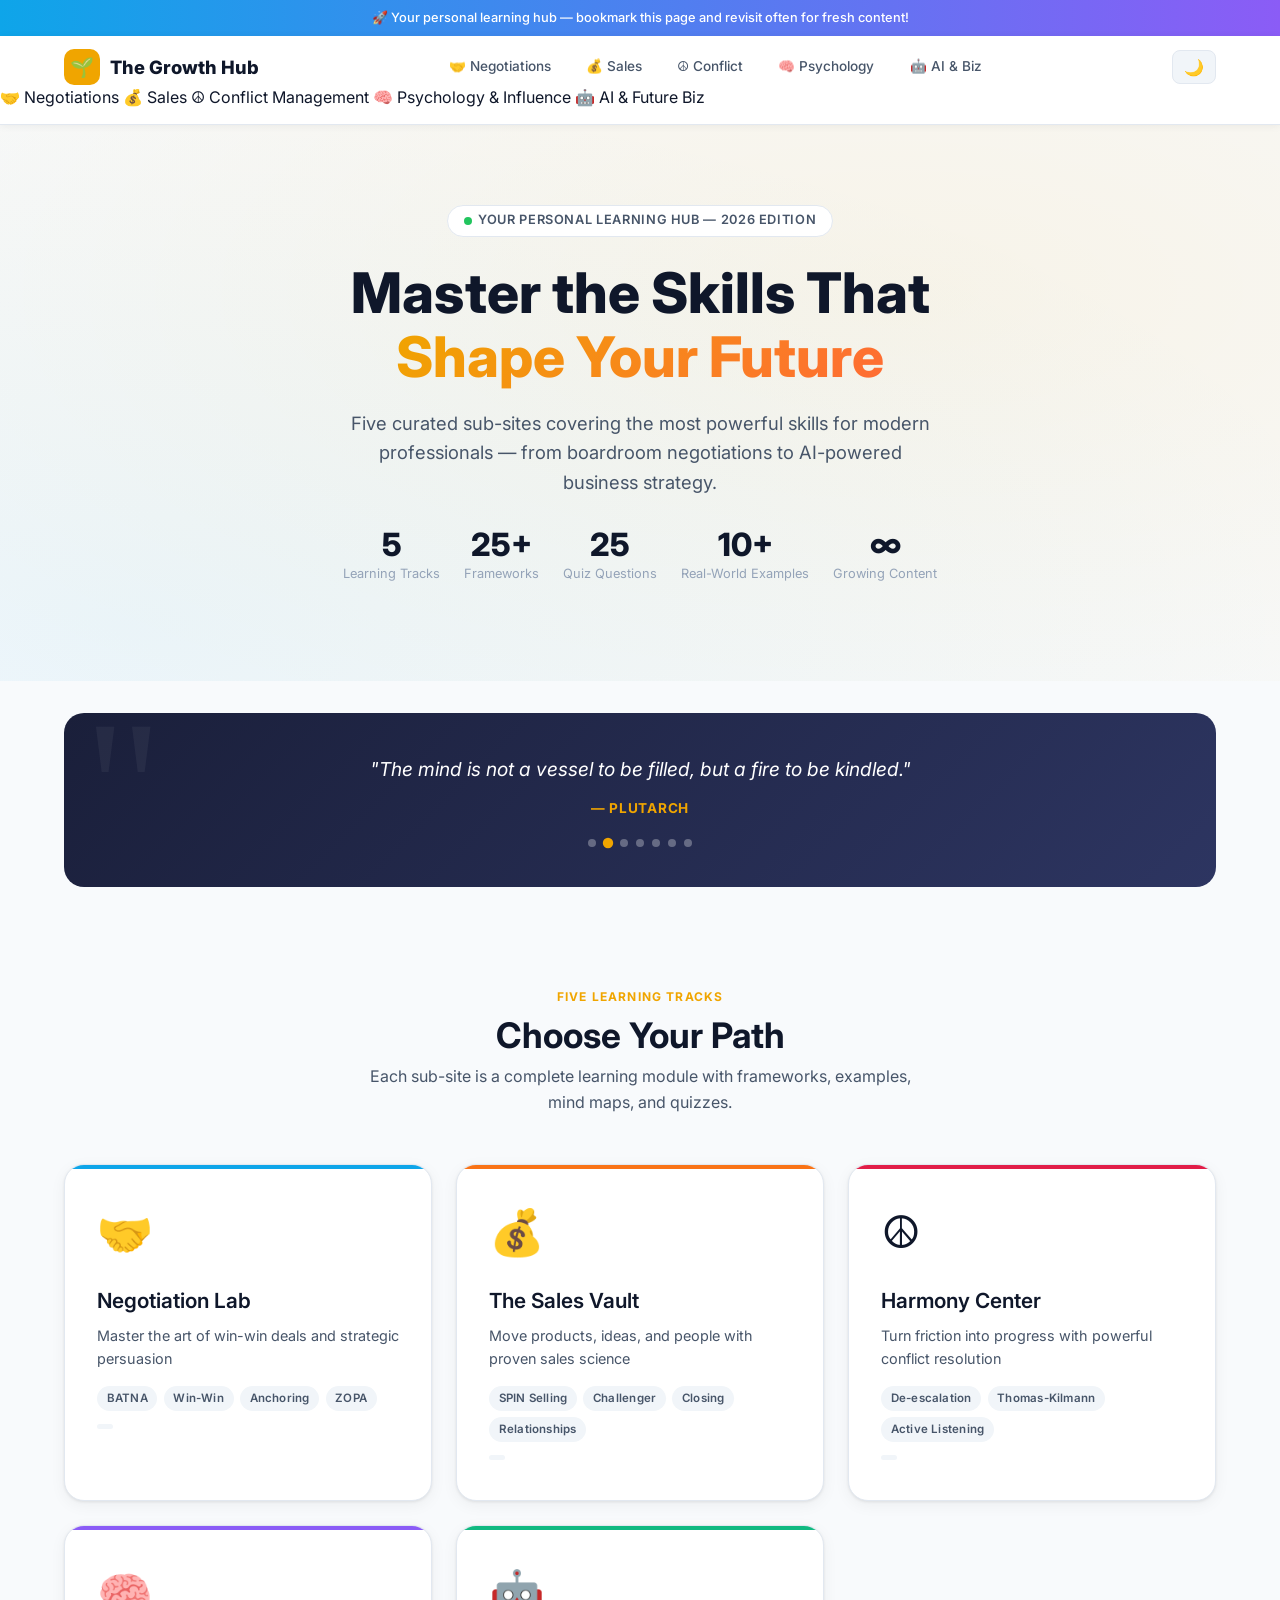
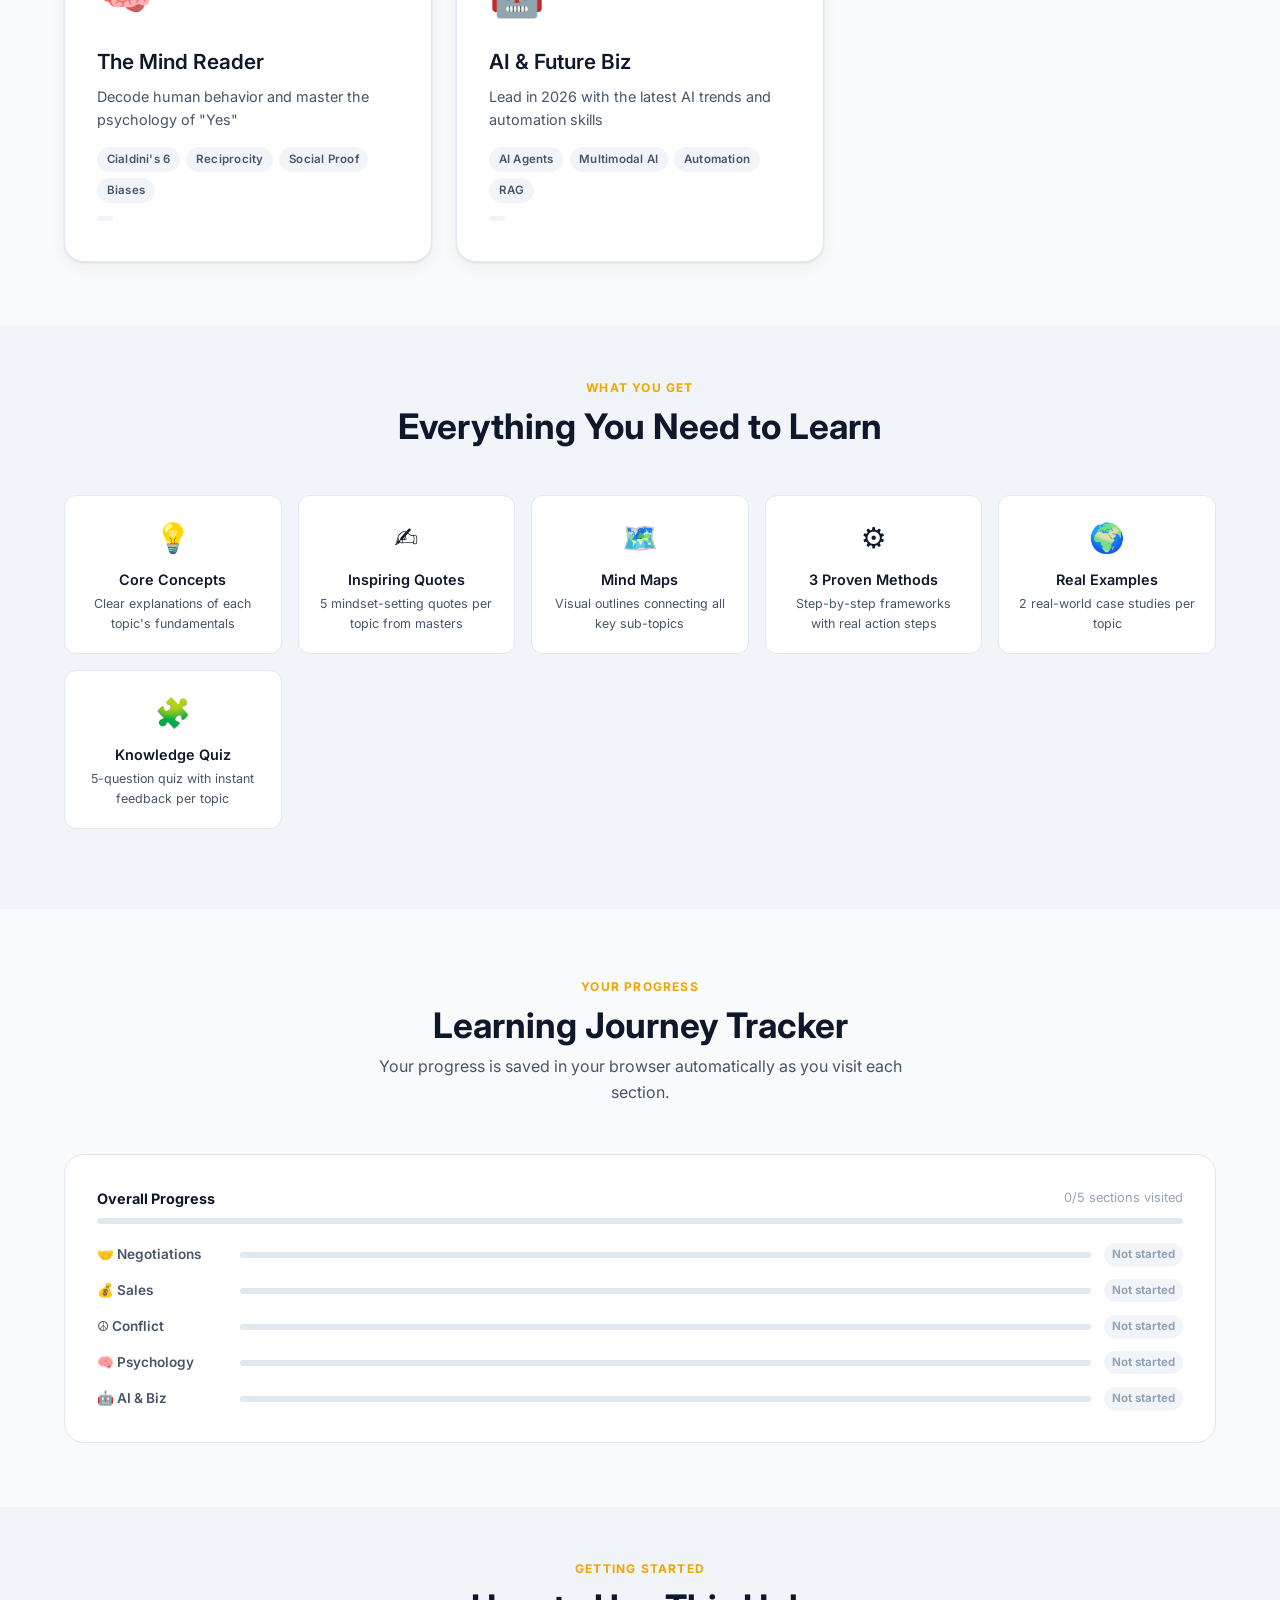
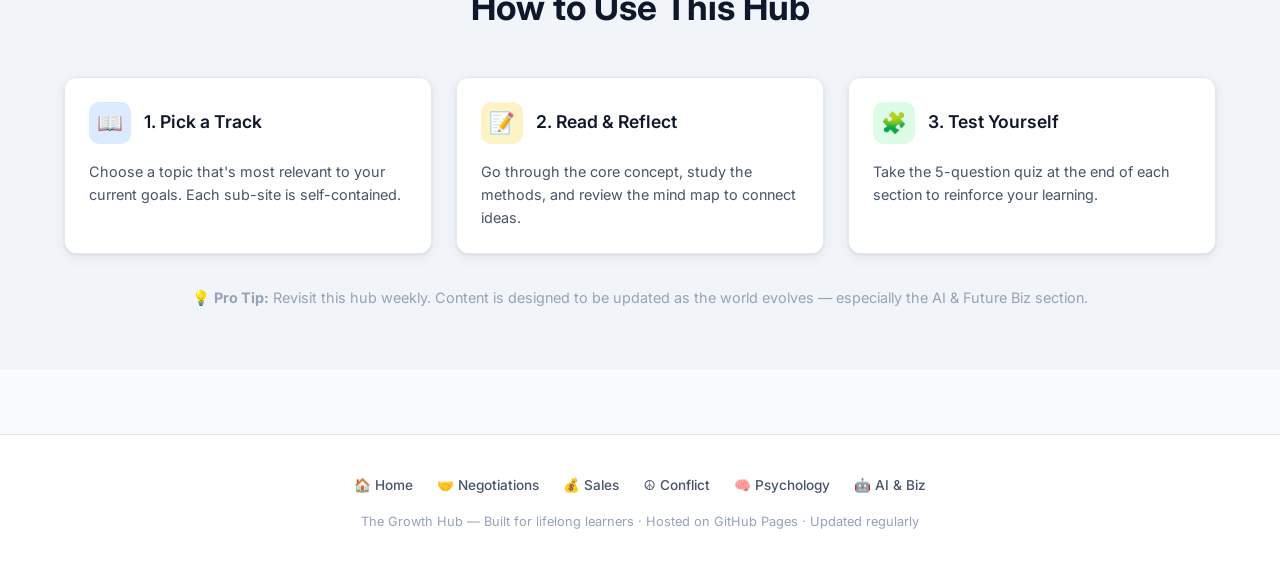
<file: index.html>
<!DOCTYPE html>
<html lang="en">
<head>
  <meta charset="UTF-8" />
  <meta name="viewport" content="width=device-width, initial-scale=1.0" />
  <title>The Growth Hub — Master Learning Center</title>
  <meta name="description" content="Your personal learning hub covering Negotiations, Sales, Conflict Management, Human Psychology, and AI Business Trends." />
  <link rel="stylesheet" href="css/styles.css" />
  <link rel="preconnect" href="https://fonts.googleapis.com" />
  <link href="https://fonts.googleapis.com/css2?family=Inter:wght@400;500;600;700;800&display=swap" rel="stylesheet" />
  <style>
    :root { --site-color: #f0a500; --site-dark: #c27d00; }
    .home-grid {
      display: grid;
      grid-template-columns: repeat(auto-fit, minmax(320px, 1fr));
      gap: 1.5rem;
    }
    .feature-row {
      display: grid;
      grid-template-columns: repeat(auto-fit, minmax(200px, 1fr));
      gap: 1rem;
      margin: 2rem 0;
    }
    .feature-item {
      background: var(--bg-card);
      border: 1px solid var(--border);
      border-radius: var(--radius);
      padding: 1.2rem;
      text-align: center;
    }
    .feature-item .fi { font-size: 1.8rem; margin-bottom: 0.4rem; }
    .feature-item h4 { font-size: 0.9rem; margin-bottom: 0.2rem; }
    .feature-item p { font-size: 0.78rem; margin: 0; }
    .progress-section {
      background: var(--bg-card);
      border: 1px solid var(--border);
      border-radius: var(--radius-lg);
      padding: 2rem;
    }
    .progress-tracks { display: flex; flex-direction: column; gap: 0.8rem; margin-top: 1.2rem; }
    .track-item { display: flex; align-items: center; gap: 0.8rem; font-size: 0.85rem; }
    .track-name { width: 130px; flex-shrink: 0; font-weight: 600; color: var(--text-secondary); }
    .track-bar-wrap { flex: 1; background: var(--border); border-radius: 20px; height: 6px; overflow: hidden; }
    .track-bar { height: 100%; border-radius: 20px; width: 0%; transition: width 0.6s ease; }
    .track-badge { font-size: 0.72rem; font-weight: 700; padding: 0.15rem 0.5rem; border-radius: 20px; background: var(--bg-sidebar); color: var(--text-muted); }
  </style>
</head>
<body>
  <!-- Update Banner -->
  <div class="update-banner">
    🚀 Your personal learning hub — bookmark this page and revisit often for fresh content!
  </div>

  <!-- Navbar -->
  <nav class="navbar">
    <div class="container">
      <a href="index.html" class="navbar-brand">
        <span class="brand-icon">🌱</span>
        The Growth Hub
      </a>
      <div class="navbar-links">
        <a href="negotiations/index.html">🤝 Negotiations</a>
        <a href="sales/index.html">💰 Sales</a>
        <a href="conflict/index.html">☮️ Conflict</a>
        <a href="psychology/index.html">🧠 Psychology</a>
        <a href="ai-trends/index.html">🤖 AI & Biz</a>
      </div>
      <div class="navbar-actions">
        <button class="btn-theme" id="theme-toggle" onclick="toggleTheme()" title="Toggle theme">🌙</button>
        <button class="mobile-menu-btn" id="mobile-menu-btn">☰</button>
      </div>
    </div>
    <div class="navbar-mobile-menu" id="navbar-mobile-menu">
      <a href="negotiations/index.html">🤝 Negotiations</a>
      <a href="sales/index.html">💰 Sales</a>
      <a href="conflict/index.html">☮️ Conflict Management</a>
      <a href="psychology/index.html">🧠 Psychology & Influence</a>
      <a href="ai-trends/index.html">🤖 AI & Future Biz</a>
    </div>
  </nav>

  <!-- Hero -->
  <section class="hero">
    <div class="container">
      <div class="hero-badge fade-in">
        <span class="dot"></span> Your Personal Learning Hub — 2026 Edition
      </div>
      <h1 class="fade-in fade-in-delay-1">
        Master the Skills That<br /><span class="highlight">Shape Your Future</span>
      </h1>
      <p class="hero-description fade-in fade-in-delay-2">
        Five curated sub-sites covering the most powerful skills for modern professionals — from boardroom negotiations to AI-powered business strategy.
      </p>
      <div class="stats-row fade-in fade-in-delay-3">
        <div class="stat-item">
          <div class="stat-num">5</div>
          <div class="stat-label">Learning Tracks</div>
        </div>
        <div class="stat-item">
          <div class="stat-num">25+</div>
          <div class="stat-label">Frameworks</div>
        </div>
        <div class="stat-item">
          <div class="stat-num">25</div>
          <div class="stat-label">Quiz Questions</div>
        </div>
        <div class="stat-item">
          <div class="stat-num">10+</div>
          <div class="stat-label">Real-World Examples</div>
        </div>
        <div class="stat-item">
          <div class="stat-num">∞</div>
          <div class="stat-label">Growing Content</div>
        </div>
      </div>
    </div>
  </section>

  <!-- Daily Wisdom -->
  <section class="section-sm">
    <div class="container">
      <div class="wisdom-widget reveal">
        <div id="wisdom-text" class="wisdom-text">"Loading your daily wisdom..."</div>
        <div id="wisdom-author" class="wisdom-author"></div>
        <div class="wisdom-nav" id="wisdom-dots"></div>
      </div>
    </div>
  </section>

  <!-- Sub-site Cards -->
  <section class="section">
    <div class="container">
      <div class="section-header reveal">
        <span class="section-label">Five Learning Tracks</span>
        <h2>Choose Your Path</h2>
        <p>Each sub-site is a complete learning module with frameworks, examples, mind maps, and quizzes.</p>
      </div>

      <div class="home-grid">
        <!-- Negotiations -->
        <a href="negotiations/index.html" class="site-card reveal" style="--site-color: #0ea5e9;">
          <span class="site-emoji">🤝</span>
          <h3>Negotiation Lab</h3>
          <p class="site-tagline">Master the art of win-win deals and strategic persuasion</p>
          <div class="pill-tags">
            <span class="pill">BATNA</span>
            <span class="pill">Win-Win</span>
            <span class="pill">Anchoring</span>
            <span class="pill">ZOPA</span>
          </div>
          <span id="progress-negotiations" class="track-badge mt-2" style="display:inline-block;margin-top:0.8rem;"></span>
          <span class="arrow">→</span>
        </a>

        <!-- Sales -->
        <a href="sales/index.html" class="site-card reveal fade-in-delay-1" style="--site-color: #f97316;">
          <span class="site-emoji">💰</span>
          <h3>The Sales Vault</h3>
          <p class="site-tagline">Move products, ideas, and people with proven sales science</p>
          <div class="pill-tags">
            <span class="pill">SPIN Selling</span>
            <span class="pill">Challenger</span>
            <span class="pill">Closing</span>
            <span class="pill">Relationships</span>
          </div>
          <span id="progress-sales" class="track-badge mt-2" style="display:inline-block;margin-top:0.8rem;"></span>
          <span class="arrow">→</span>
        </a>

        <!-- Conflict -->
        <a href="conflict/index.html" class="site-card reveal fade-in-delay-2" style="--site-color: #e11d48;">
          <span class="site-emoji">☮️</span>
          <h3>Harmony Center</h3>
          <p class="site-tagline">Turn friction into progress with powerful conflict resolution</p>
          <div class="pill-tags">
            <span class="pill">De-escalation</span>
            <span class="pill">Thomas-Kilmann</span>
            <span class="pill">Active Listening</span>
          </div>
          <span id="progress-conflict" class="track-badge mt-2" style="display:inline-block;margin-top:0.8rem;"></span>
          <span class="arrow">→</span>
        </a>

        <!-- Psychology -->
        <a href="psychology/index.html" class="site-card reveal fade-in-delay-3" style="--site-color: #8b5cf6;">
          <span class="site-emoji">🧠</span>
          <h3>The Mind Reader</h3>
          <p class="site-tagline">Decode human behavior and master the psychology of "Yes"</p>
          <div class="pill-tags">
            <span class="pill">Cialdini's 6</span>
            <span class="pill">Reciprocity</span>
            <span class="pill">Social Proof</span>
            <span class="pill">Biases</span>
          </div>
          <span id="progress-psychology" class="track-badge mt-2" style="display:inline-block;margin-top:0.8rem;"></span>
          <span class="arrow">→</span>
        </a>

        <!-- AI Trends -->
        <a href="ai-trends/index.html" class="site-card reveal fade-in-delay-4" style="--site-color: #10b981;">
          <span class="site-emoji">🤖</span>
          <h3>AI & Future Biz</h3>
          <p class="site-tagline">Lead in 2026 with the latest AI trends and automation skills</p>
          <div class="pill-tags">
            <span class="pill">AI Agents</span>
            <span class="pill">Multimodal AI</span>
            <span class="pill">Automation</span>
            <span class="pill">RAG</span>
          </div>
          <span id="progress-ai-trends" class="track-badge mt-2" style="display:inline-block;margin-top:0.8rem;"></span>
          <span class="arrow">→</span>
        </a>
      </div>
    </div>
  </section>

  <!-- Features -->
  <section class="section" style="background: var(--bg-sidebar); padding: 3rem 0;">
    <div class="container">
      <div class="section-header reveal">
        <span class="section-label">What You Get</span>
        <h2>Everything You Need to Learn</h2>
      </div>
      <div class="feature-row">
        <div class="feature-item reveal">
          <div class="fi">💡</div>
          <h4>Core Concepts</h4>
          <p>Clear explanations of each topic's fundamentals</p>
        </div>
        <div class="feature-item reveal">
          <div class="fi">✍️</div>
          <h4>Inspiring Quotes</h4>
          <p>5 mindset-setting quotes per topic from masters</p>
        </div>
        <div class="feature-item reveal">
          <div class="fi">🗺️</div>
          <h4>Mind Maps</h4>
          <p>Visual outlines connecting all key sub-topics</p>
        </div>
        <div class="feature-item reveal">
          <div class="fi">⚙️</div>
          <h4>3 Proven Methods</h4>
          <p>Step-by-step frameworks with real action steps</p>
        </div>
        <div class="feature-item reveal">
          <div class="fi">🌍</div>
          <h4>Real Examples</h4>
          <p>2 real-world case studies per topic</p>
        </div>
        <div class="feature-item reveal">
          <div class="fi">🧩</div>
          <h4>Knowledge Quiz</h4>
          <p>5-question quiz with instant feedback per topic</p>
        </div>
      </div>
    </div>
  </section>

  <!-- Progress Tracker -->
  <section class="section">
    <div class="container">
      <div class="section-header reveal">
        <span class="section-label">Your Progress</span>
        <h2>Learning Journey Tracker</h2>
        <p>Your progress is saved in your browser automatically as you visit each section.</p>
      </div>
      <div class="progress-section reveal">
        <div style="display:flex; justify-content:space-between; align-items:center; margin-bottom:0.5rem;">
          <span style="font-weight:700; font-size:0.9rem;">Overall Progress</span>
          <span id="overall-progress-label" style="font-size:0.8rem; color:var(--text-muted);">0/5 sections visited</span>
        </div>
        <div class="progress-bar-wrap">
          <div class="progress-bar" id="overall-progress-bar" style="width:0%"></div>
        </div>
        <div class="progress-tracks">
          <div class="track-item">
            <span class="track-name">🤝 Negotiations</span>
            <div class="track-bar-wrap"><div class="track-bar" style="background:#0ea5e9" id="bar-negotiations"></div></div>
            <span class="track-badge" id="badge-negotiations">Not started</span>
          </div>
          <div class="track-item">
            <span class="track-name">💰 Sales</span>
            <div class="track-bar-wrap"><div class="track-bar" style="background:#f97316" id="bar-sales"></div></div>
            <span class="track-badge" id="badge-sales">Not started</span>
          </div>
          <div class="track-item">
            <span class="track-name">☮️ Conflict</span>
            <div class="track-bar-wrap"><div class="track-bar" style="background:#e11d48" id="bar-conflict"></div></div>
            <span class="track-badge" id="badge-conflict">Not started</span>
          </div>
          <div class="track-item">
            <span class="track-name">🧠 Psychology</span>
            <div class="track-bar-wrap"><div class="track-bar" style="background:#8b5cf6" id="bar-psychology"></div></div>
            <span class="track-badge" id="badge-psychology">Not started</span>
          </div>
          <div class="track-item">
            <span class="track-name">🤖 AI & Biz</span>
            <div class="track-bar-wrap"><div class="track-bar" style="background:#10b981" id="bar-ai-trends"></div></div>
            <span class="track-badge" id="badge-ai-trends">Not started</span>
          </div>
        </div>
      </div>
    </div>
  </section>

  <!-- How to Use -->
  <section class="section" style="background: var(--bg-sidebar); padding: 3rem 0;">
    <div class="container">
      <div class="section-header reveal">
        <span class="section-label">Getting Started</span>
        <h2>How to Use This Hub</h2>
      </div>
      <div class="grid-3">
        <div class="card reveal">
          <div class="card-header">
            <div class="card-icon" style="background:#dbeafe">📖</div>
            <div><h4>1. Pick a Track</h4></div>
          </div>
          <p>Choose a topic that's most relevant to your current goals. Each sub-site is self-contained.</p>
        </div>
        <div class="card reveal fade-in-delay-1">
          <div class="card-header">
            <div class="card-icon" style="background:#fef3c7">📝</div>
            <div><h4>2. Read & Reflect</h4></div>
          </div>
          <p>Go through the core concept, study the methods, and review the mind map to connect ideas.</p>
        </div>
        <div class="card reveal fade-in-delay-2">
          <div class="card-header">
            <div class="card-icon" style="background:#dcfce7">🧩</div>
            <div><h4>3. Test Yourself</h4></div>
          </div>
          <p>Take the 5-question quiz at the end of each section to reinforce your learning.</p>
        </div>
      </div>
      <div style="text-align:center; margin-top:2rem;" class="reveal">
        <p style="font-size:0.9rem; color:var(--text-muted);">💡 <strong>Pro Tip:</strong> Revisit this hub weekly. Content is designed to be updated as the world evolves — especially the AI & Future Biz section.</p>
      </div>
    </div>
  </section>

  <!-- Footer -->
  <footer>
    <div class="container">
      <div class="footer-links">
        <a href="index.html">🏠 Home</a>
        <a href="negotiations/index.html">🤝 Negotiations</a>
        <a href="sales/index.html">💰 Sales</a>
        <a href="conflict/index.html">☮️ Conflict</a>
        <a href="psychology/index.html">🧠 Psychology</a>
        <a href="ai-trends/index.html">🤖 AI & Biz</a>
      </div>
      <p>The Growth Hub — Built for lifelong learners · Hosted on GitHub Pages · Updated regularly</p>
    </div>
  </footer>

  <script src="js/main.js"></script>
  <script>
    // Extended progress UI for home page
    document.addEventListener('DOMContentLoaded', () => {
      const prog = JSON.parse(localStorage.getItem('growth-hub-progress') || '{}');
      const tracks = ['negotiations', 'sales', 'conflict', 'psychology', 'ai-trends'];
      tracks.forEach(t => {
        const bar = document.getElementById('bar-' + t);
        const badge = document.getElementById('badge-' + t);
        if (prog[t]?.visited) {
          if (bar) bar.style.width = '100%';
          if (badge) {
            badge.textContent = '✓ Done';
            badge.style.background = '#dcfce7';
            badge.style.color = '#16a34a';
          }
        }
      });
    });
  </script>
</body>
</html>
</file>
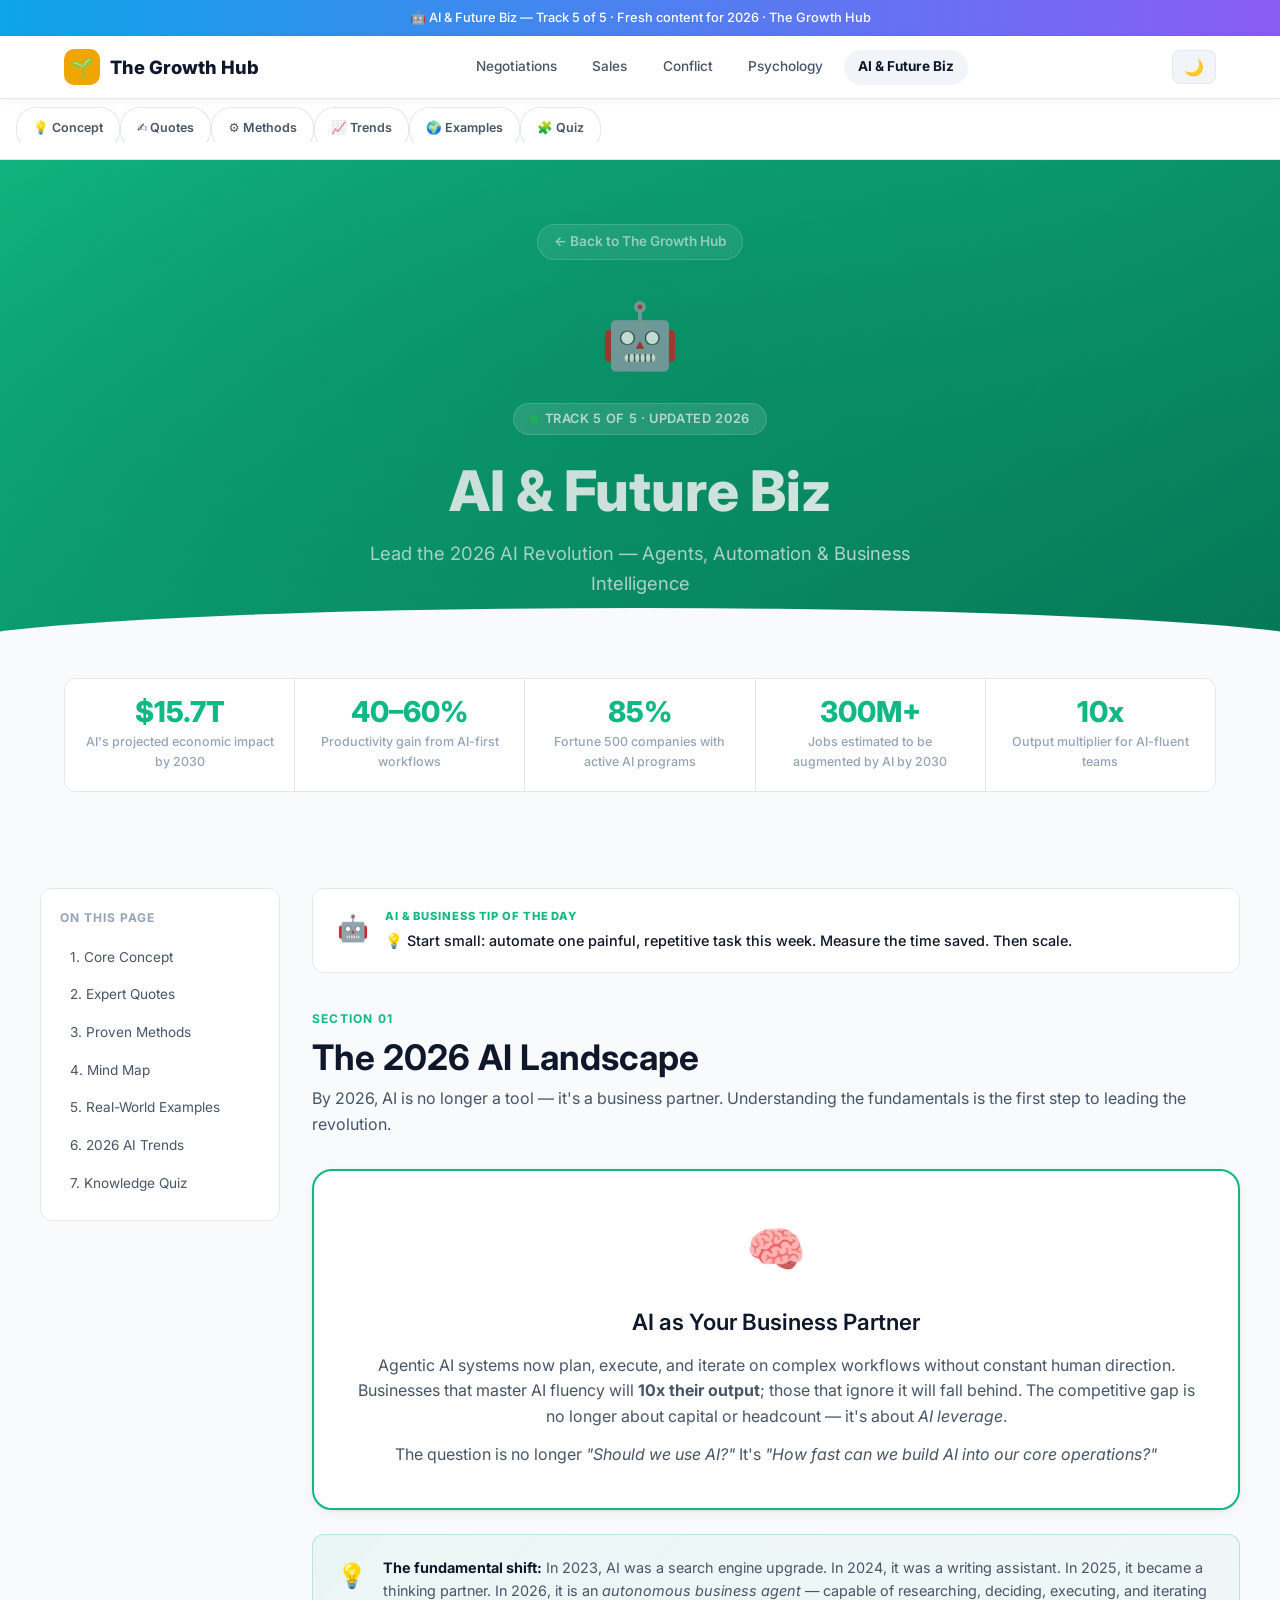
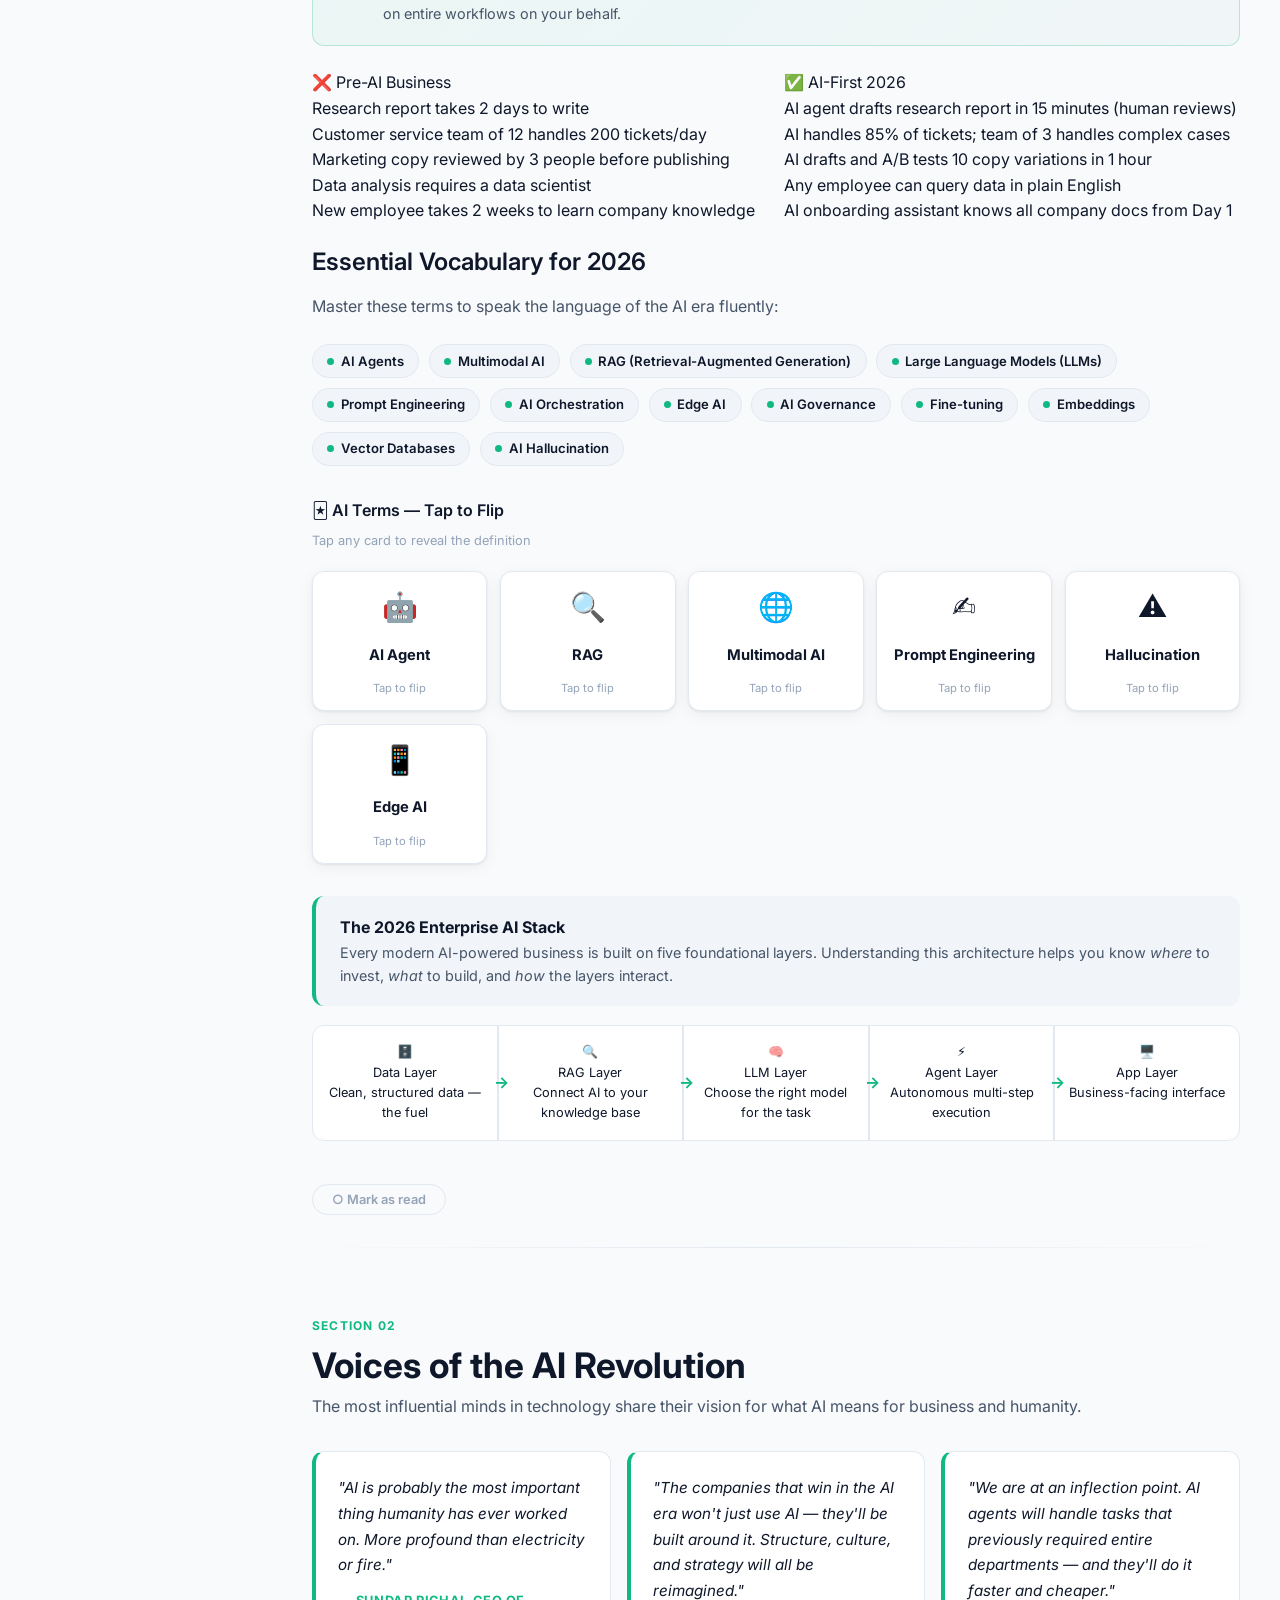
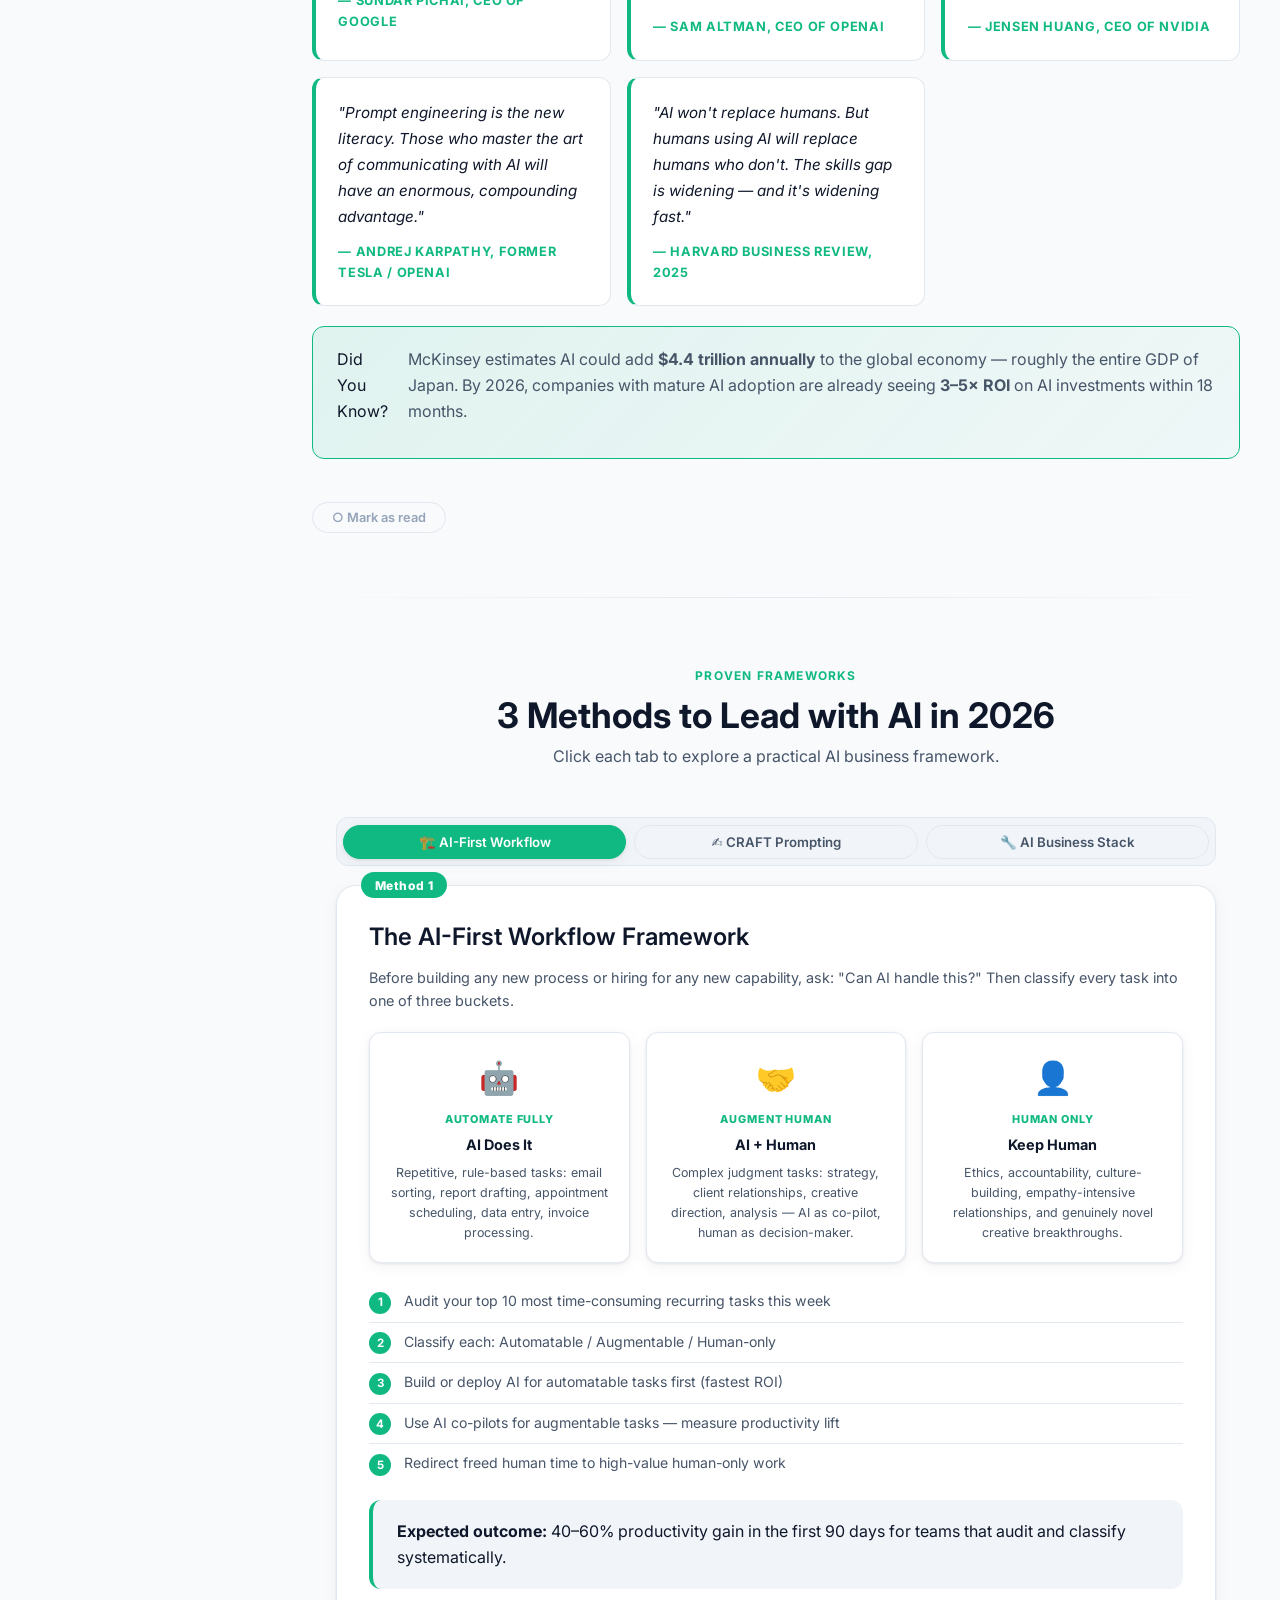
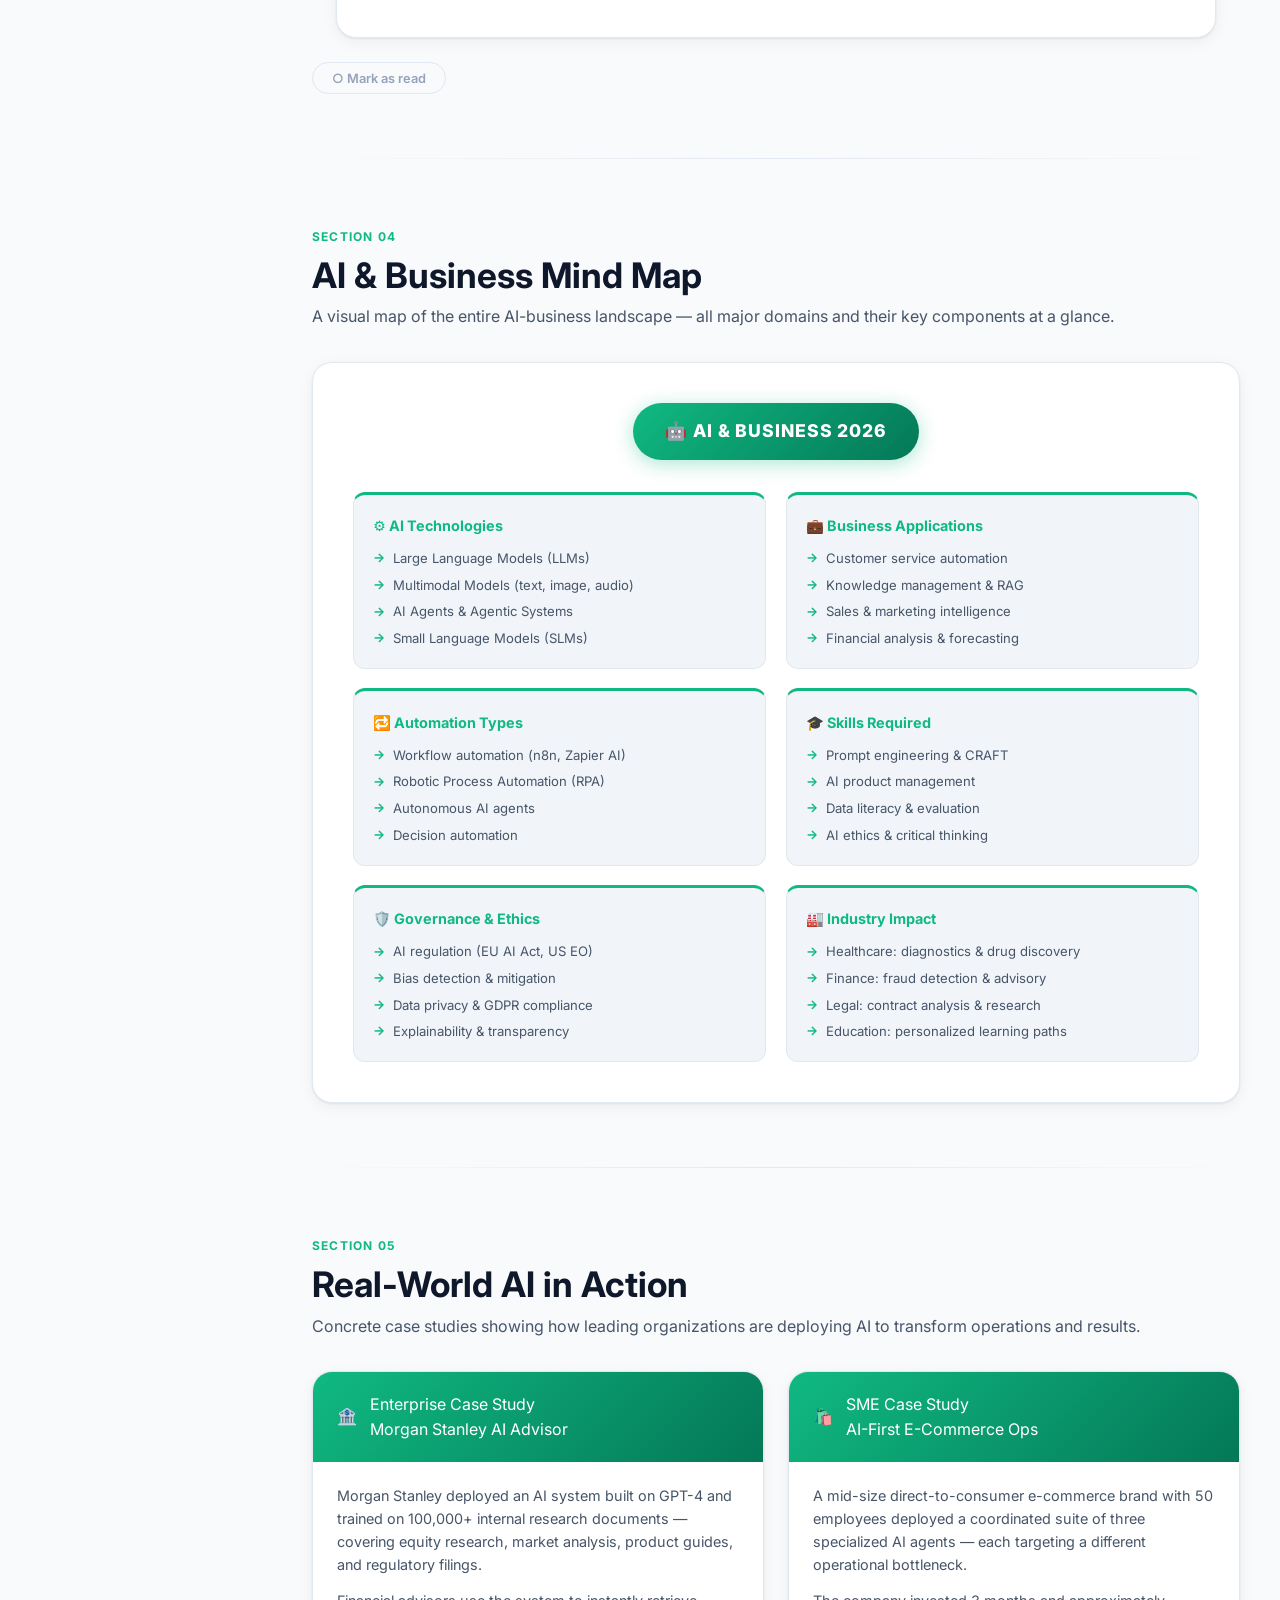
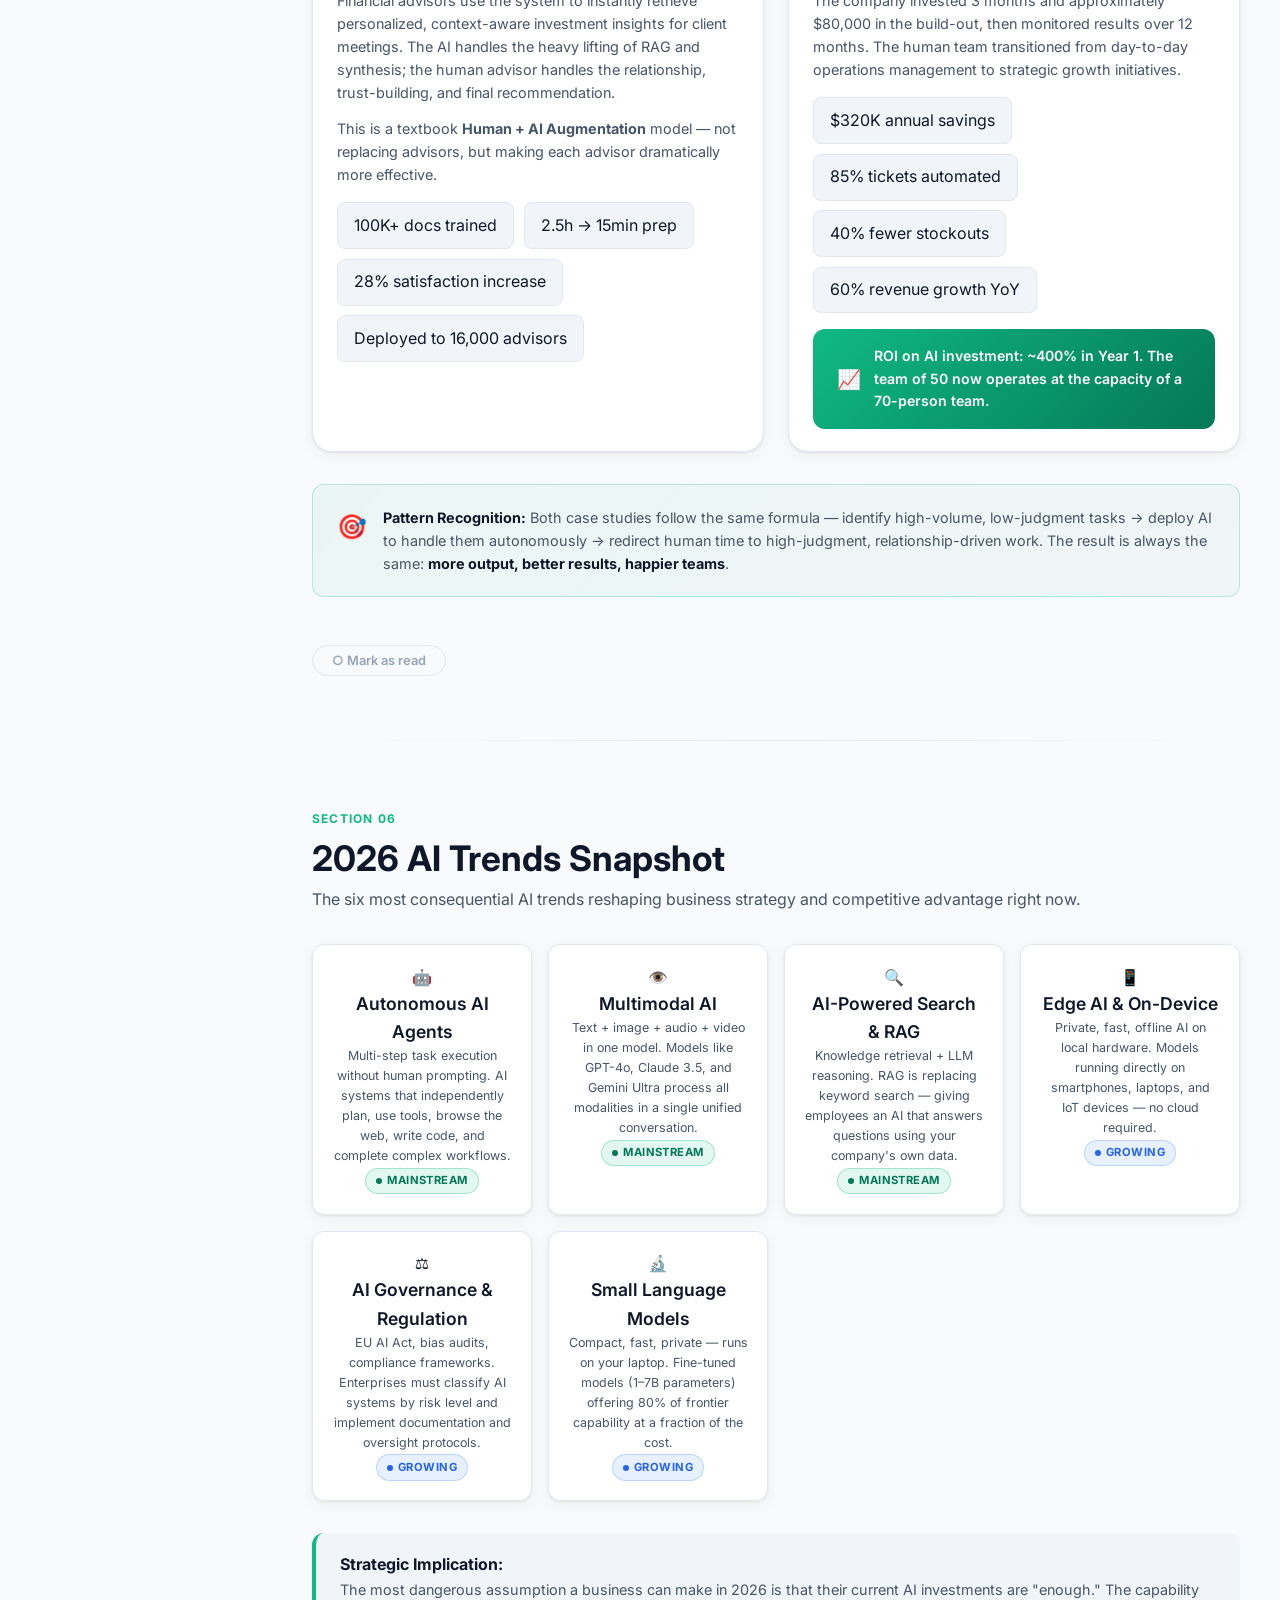
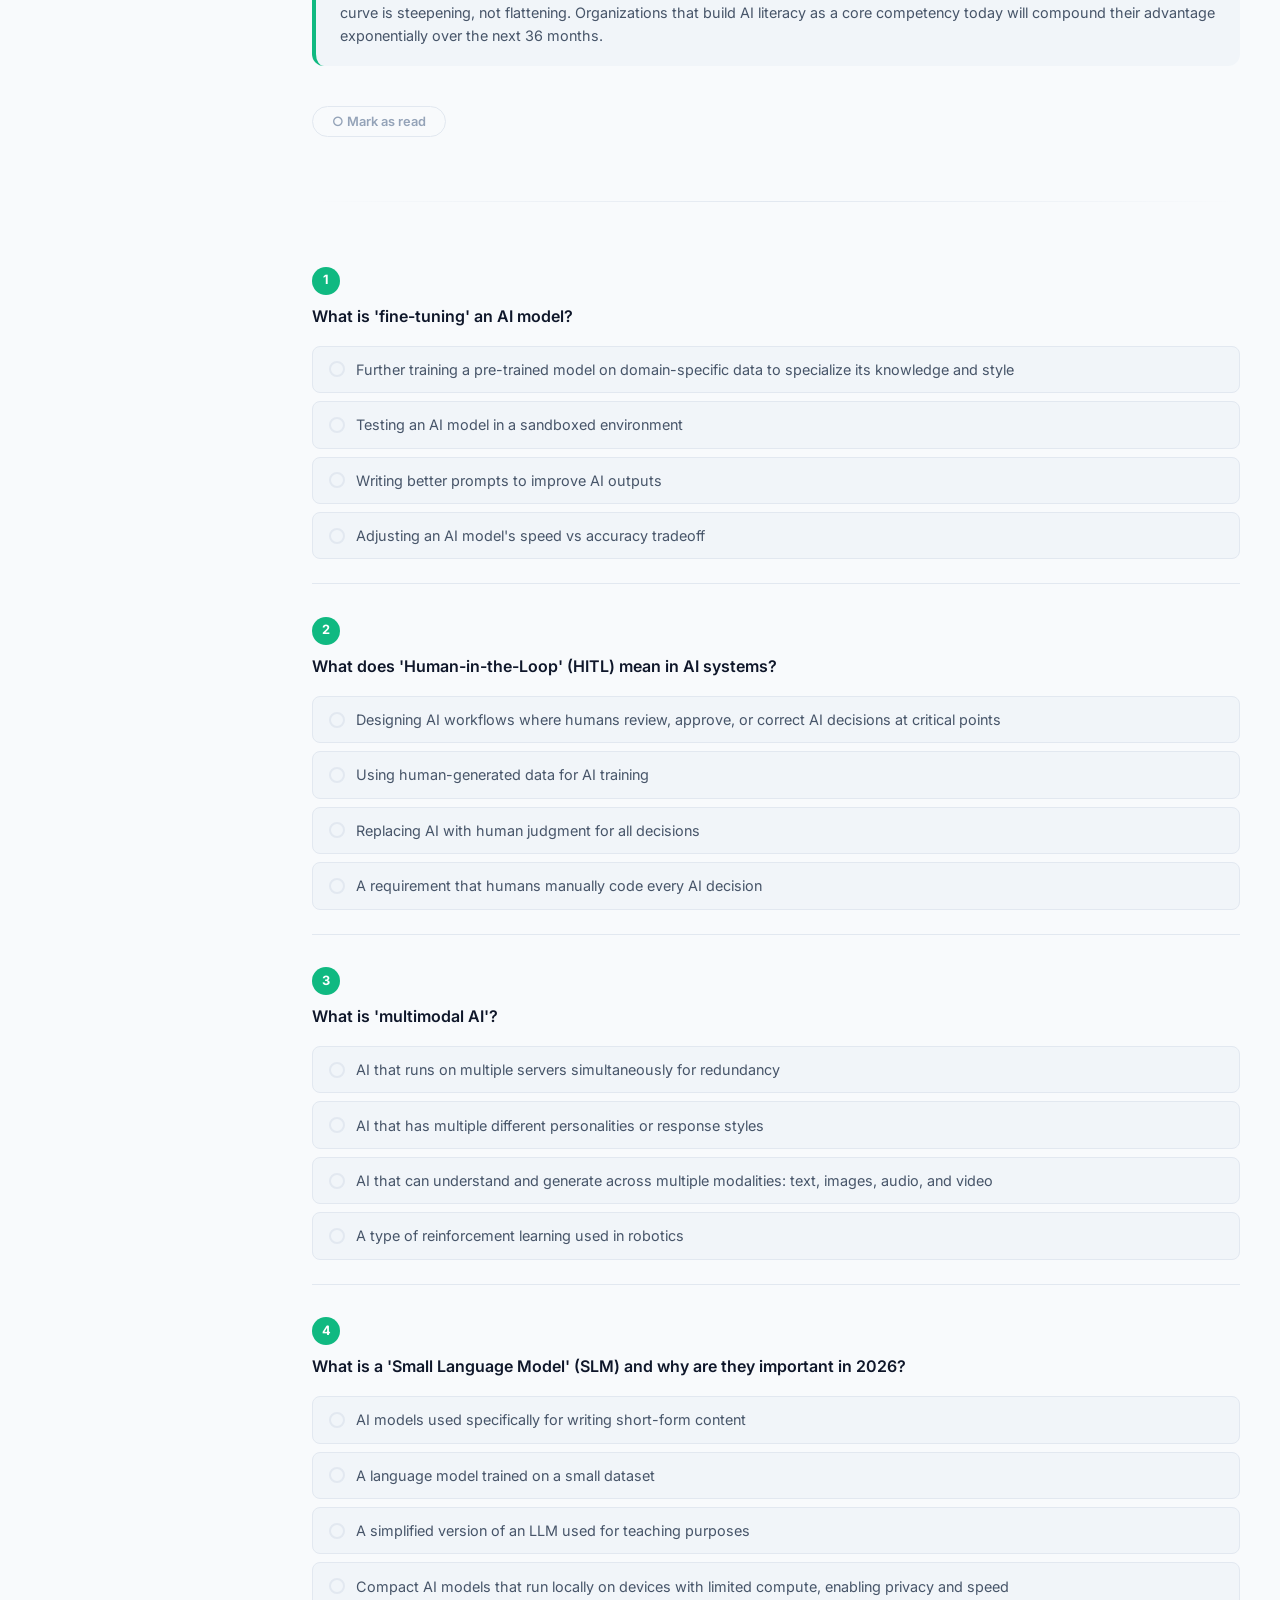
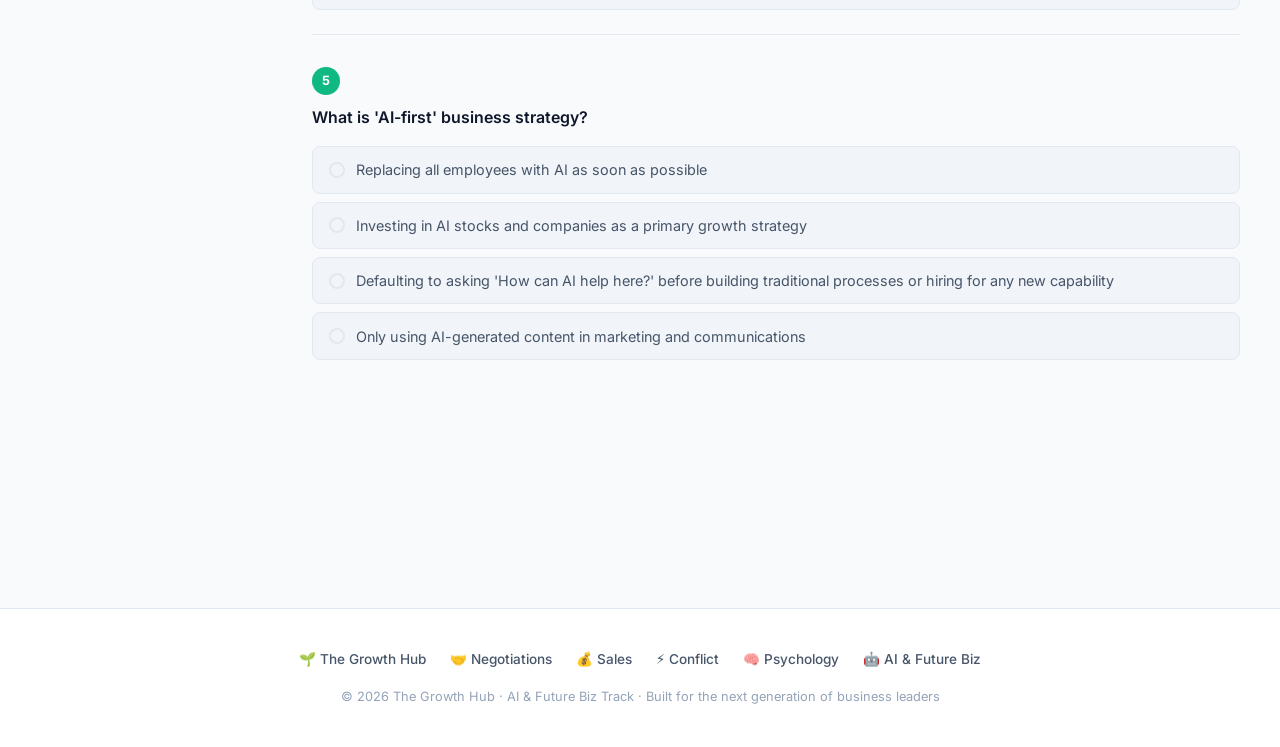
<file: ai-trends/index.html>
<!DOCTYPE html>
<html lang="en">
<head>
  <meta charset="UTF-8" />
  <meta name="viewport" content="width=device-width, initial-scale=1.0" />
  <title>AI & Future Biz — The Growth Hub</title>
  <meta name="description" content="Lead the 2026 AI Revolution. Master AI Agents, Automation, Prompt Engineering, and Business Intelligence for the modern era." />
  <link rel="stylesheet" href="../css/styles.css" />
  <link rel="preconnect" href="https://fonts.googleapis.com" />
  <link rel="preconnect" href="https://fonts.gstatic.com" crossorigin />
  <link href="https://fonts.googleapis.com/css2?family=Inter:wght@400;500;600;700;800&display=swap" rel="stylesheet" />
  <style>
    :root {
      --site-color: #10b981;
      --site-dark: #047857;
      --site-color-rgb: 16, 185, 129;
    }

    /* ── Page-specific hero overlay ── */
    .subsite-hero::before {
      content: '';
      position: absolute;
      top: -60%; left: -30%;
      width: 160%; height: 200%;
      background:
        radial-gradient(ellipse at 70% 30%, rgba(16,185,129,0.25) 0%, transparent 55%),
        radial-gradient(ellipse at 20% 80%, rgba(4,120,87,0.2) 0%, transparent 50%),
        radial-gradient(ellipse at 50% 50%, rgba(0,0,0,0.1) 0%, transparent 70%);
      pointer-events: none;
    }

    /* ── Key Term Pills Grid ── */
    .term-grid {
      display: flex;
      flex-wrap: wrap;
      gap: 0.6rem;
      margin: 1.5rem 0;
    }

    .term-pill {
      display: inline-flex;
      align-items: center;
      gap: 0.4rem;
      background: var(--bg-sidebar);
      border: 1px solid var(--border);
      border-radius: 20px;
      padding: 0.35rem 0.9rem;
      font-size: 0.82rem;
      font-weight: 600;
      color: var(--text-primary);
      transition: all 0.2s;
    }

    .term-pill:hover {
      border-color: var(--site-color);
      color: var(--site-color);
      background: rgba(16,185,129,0.06);
    }

    .term-pill .term-dot {
      width: 7px; height: 7px;
      border-radius: 50%;
      background: var(--site-color);
      flex-shrink: 0;
    }

    /* ── Trend Cards ── */
    .trends-grid {
      display: grid;
      grid-template-columns: repeat(auto-fit, minmax(280px, 1fr));
      gap: 1.2rem;
    }

    .trend-card {
      background: var(--bg-card);
      border: 1px solid var(--border);
      border-radius: var(--radius);
      padding: 1.5rem;
      box-shadow: var(--shadow);
      transition: transform 0.2s, box-shadow 0.2s;
      position: relative;
      overflow: hidden;
    }

    .trend-card::before {
      content: '';
      position: absolute;
      top: 0; left: 0; right: 0;
      height: 3px;
      background: linear-gradient(90deg, var(--site-color), var(--site-dark));
    }

    .trend-card:hover {
      transform: translateY(-3px);
      box-shadow: var(--shadow-hover);
    }

    .trend-emoji {
      font-size: 2.2rem;
      display: block;
      margin-bottom: 0.8rem;
    }

    .trend-card h4 {
      font-size: 1rem;
      margin-bottom: 0.5rem;
      color: var(--text-primary);
    }

    .trend-card p {
      font-size: 0.85rem;
      margin-bottom: 0.9rem;
      line-height: 1.55;
    }

    .maturity-badge {
      display: inline-flex;
      align-items: center;
      gap: 0.3rem;
      font-size: 0.7rem;
      font-weight: 700;
      padding: 0.2rem 0.65rem;
      border-radius: 20px;
      letter-spacing: 0.04em;
      text-transform: uppercase;
    }

    .maturity-badge.early {
      background: rgba(251,191,36,0.15);
      color: #d97706;
      border: 1px solid rgba(251,191,36,0.3);
    }

    .maturity-badge.growing {
      background: rgba(59,130,246,0.12);
      color: #2563eb;
      border: 1px solid rgba(59,130,246,0.25);
    }

    .maturity-badge.mainstream {
      background: rgba(16,185,129,0.12);
      color: var(--site-dark);
      border: 1px solid rgba(16,185,129,0.3);
    }

    .maturity-badge::before {
      content: '';
      width: 6px; height: 6px;
      border-radius: 50%;
      background: currentColor;
    }

    /* ── Mind Map Styled ── */
    .mindmap-visual {
      background: var(--bg-card);
      border: 1px solid var(--border);
      border-radius: var(--radius-lg);
      padding: 2.5rem;
      box-shadow: var(--shadow);
      overflow: hidden;
    }

    .mindmap-center {
      text-align: center;
      margin-bottom: 2rem;
    }

    .mindmap-root-node {
      display: inline-block;
      background: linear-gradient(135deg, var(--site-color), var(--site-dark));
      color: white;
      font-weight: 800;
      font-size: 1.1rem;
      padding: 0.9rem 2rem;
      border-radius: 50px;
      letter-spacing: 0.05em;
      box-shadow: 0 4px 20px rgba(16,185,129,0.35);
    }

    .mindmap-branches {
      display: grid;
      grid-template-columns: repeat(auto-fit, minmax(280px, 1fr));
      gap: 1.2rem;
    }

    .mm-branch {
      background: var(--bg-sidebar);
      border: 1px solid var(--border);
      border-radius: var(--radius);
      padding: 1.2rem;
      border-top: 3px solid var(--site-color);
    }

    .mm-branch-title {
      font-weight: 700;
      font-size: 0.9rem;
      color: var(--site-color);
      margin-bottom: 0.7rem;
      display: flex;
      align-items: center;
      gap: 0.5rem;
    }

    .mm-leaves {
      list-style: none;
      display: flex;
      flex-direction: column;
      gap: 0.35rem;
    }

    .mm-leaves li {
      font-size: 0.82rem;
      color: var(--text-secondary);
      display: flex;
      align-items: center;
      gap: 0.5rem;
    }

    .mm-leaves li::before {
      content: '→';
      color: var(--site-color);
      font-weight: 700;
      font-size: 0.8rem;
      flex-shrink: 0;
    }

    /* ── Examples ── */
    .example-meta-row {
      display: flex;
      align-items: center;
      gap: 0.6rem;
      flex-wrap: wrap;
      margin-bottom: 1rem;
    }

    .example-stat {
      display: inline-flex;
      align-items: center;
      gap: 0.3rem;
      font-size: 0.8rem;
      font-weight: 700;
      color: var(--site-color);
      background: rgba(16,185,129,0.08);
      padding: 0.25rem 0.7rem;
      border-radius: 20px;
    }

    .result-highlight {
      background: linear-gradient(135deg, rgba(16,185,129,0.08), rgba(4,120,87,0.05));
      border: 1px solid rgba(16,185,129,0.2);
      border-radius: var(--radius);
      padding: 1.2rem 1.5rem;
      margin-top: 1rem;
    }

    .result-highlight h5 {
      font-size: 0.78rem;
      font-weight: 700;
      letter-spacing: 0.08em;
      text-transform: uppercase;
      color: var(--site-color);
      margin-bottom: 0.6rem;
    }

    .result-highlight ul {
      list-style: none;
      display: flex;
      flex-direction: column;
      gap: 0.35rem;
    }

    .result-highlight ul li {
      font-size: 0.85rem;
      color: var(--text-secondary);
      display: flex;
      align-items: flex-start;
      gap: 0.5rem;
    }

    .result-highlight ul li::before {
      content: '✓';
      color: var(--site-color);
      font-weight: 800;
      flex-shrink: 0;
    }

    /* ── Outcome Banner ── */
    .outcome-banner {
      background: linear-gradient(135deg, var(--site-color), var(--site-dark));
      color: white;
      border-radius: var(--radius);
      padding: 1rem 1.5rem;
      margin-top: 1.2rem;
      display: flex;
      align-items: center;
      gap: 0.8rem;
      font-size: 0.88rem;
      font-weight: 600;
    }

    .outcome-banner span:first-child { font-size: 1.2rem; }

    /* ── Method Card Enhancements ── */
    .method-card-ai {
      background: var(--bg-card);
      border: 1px solid var(--border);
      border-radius: var(--radius-lg);
      padding: 2rem;
      box-shadow: var(--shadow);
      position: relative;
      margin-top: 1rem;
    }

    .method-card-ai .method-number {
      position: absolute;
      top: -14px; left: 1.5rem;
      background: var(--site-color);
      color: white;
      font-weight: 800;
      font-size: 0.78rem;
      padding: 0.2rem 0.9rem;
      border-radius: 20px;
      letter-spacing: 0.05em;
    }

    /* ── Stats strip ── */
    .stats-strip {
      display: grid;
      grid-template-columns: repeat(auto-fit, minmax(160px, 1fr));
      gap: 1px;
      background: var(--border);
      border: 1px solid var(--border);
      border-radius: var(--radius);
      overflow: hidden;
      margin: 2rem 0;
    }

    .stats-strip-item {
      background: var(--bg-card);
      padding: 1.2rem;
      text-align: center;
    }

    .stats-strip-num {
      font-size: 1.8rem;
      font-weight: 800;
      color: var(--site-color);
      line-height: 1;
      margin-bottom: 0.3rem;
    }

    .stats-strip-label {
      font-size: 0.78rem;
      color: var(--text-muted);
      font-weight: 500;
    }

    /* ── Section dividers ── */
    .section-divider {
      height: 1px;
      background: linear-gradient(90deg, transparent, var(--border), transparent);
      margin: 0;
    }

    /* ── Insight callout ── */
    .insight-callout {
      background: linear-gradient(135deg, rgba(16,185,129,0.06), rgba(4,120,87,0.03));
      border: 1px solid rgba(16,185,129,0.25);
      border-radius: var(--radius);
      padding: 1.3rem 1.5rem;
      display: flex;
      gap: 1rem;
      align-items: flex-start;
      margin: 1.5rem 0;
    }

    .insight-icon {
      font-size: 1.5rem;
      flex-shrink: 0;
      margin-top: 0.1rem;
    }

    .insight-callout p {
      margin: 0;
      font-size: 0.9rem;
      color: var(--text-secondary);
    }

    .insight-callout strong { color: var(--text-primary); }

    /* ── Agent stack steps ── */
    .agent-steps {
      display: flex;
      flex-direction: column;
      gap: 0;
    }

    .agent-step {
      display: flex;
      gap: 1rem;
      align-items: flex-start;
      padding: 0.9rem 0;
      border-bottom: 1px solid var(--border);
      position: relative;
    }

    .agent-step:last-child { border-bottom: none; }

    .agent-step-icon {
      width: 36px; height: 36px;
      border-radius: 10px;
      background: rgba(16,185,129,0.1);
      border: 2px solid rgba(16,185,129,0.25);
      display: flex; align-items: center; justify-content: center;
      font-size: 1rem;
      flex-shrink: 0;
    }

    .agent-step-body h5 {
      font-size: 0.88rem;
      font-weight: 700;
      color: var(--text-primary);
      margin-bottom: 0.2rem;
    }

    .agent-step-body p {
      font-size: 0.82rem;
      margin: 0;
    }

    /* ── Quiz bank label + refresh ── */
    .quiz-bank-label {
      display: flex;
      align-items: center;
      justify-content: space-between;
      flex-wrap: wrap;
      gap: 0.75rem;
      margin-bottom: 1.5rem;
      padding: 0.9rem 1.2rem;
      background: var(--bg-sidebar);
      border: 1px solid var(--border);
      border-radius: var(--radius);
      font-size: 0.85rem;
      color: var(--text-secondary);
    }

    .quiz-refresh-btn {
      display: inline-flex;
      align-items: center;
      gap: 0.4rem;
      background: var(--site-color);
      color: white;
      border: none;
      border-radius: 20px;
      padding: 0.35rem 1rem;
      font-size: 0.8rem;
      font-weight: 700;
      cursor: pointer;
      transition: background 0.2s, transform 0.15s;
    }

    .quiz-refresh-btn:hover {
      background: var(--site-dark);
      transform: scale(1.04);
    }

    .quiz-actions {
      display: flex;
      gap: 1rem;
      margin-top: 2rem;
      flex-wrap: wrap;
    }

    .quiz-score {
      display: none;
      margin-top: 1.5rem;
      background: linear-gradient(135deg, rgba(16,185,129,0.1), rgba(4,120,87,0.06));
      border: 1px solid rgba(16,185,129,0.3);
      border-radius: var(--radius);
      padding: 1.5rem;
      text-align: center;
    }

    .quiz-score.show { display: block; }

    .score-emoji {
      display: block;
      font-size: 2.5rem;
      margin-bottom: 0.5rem;
    }

    #score-text {
      font-size: 1.4rem;
      font-weight: 800;
      color: var(--site-color);
    }

    @media (max-width: 640px) {
      .quiz-bank-label { flex-direction: column; align-items: flex-start; }
    }

    /* ── Sticky Section Nav ── */
    .sticky-section-nav {
      position: sticky;
      top: 0;
      z-index: 90;
      background: var(--bg-card);
      border-bottom: 1px solid var(--border);
      display: flex;
      gap: 0;
      overflow-x: auto;
      scrollbar-width: none;
      -ms-overflow-style: none;
    }

    .sticky-section-nav::-webkit-scrollbar { display: none; }

    .sticky-section-nav a {
      flex-shrink: 0;
      padding: 0.65rem 1rem;
      font-size: 0.78rem;
      font-weight: 600;
      color: var(--text-secondary);
      text-decoration: none;
      white-space: nowrap;
      border-bottom: 2px solid transparent;
      transition: color 0.2s, border-color 0.2s;
    }

    .sticky-section-nav a:hover,
    .sticky-section-nav a.active {
      color: var(--site-color);
      border-bottom-color: var(--site-color);
    }

    /* ── Methods Tabs ── */
    .methods-tab-container {
      margin-top: 1.5rem;
    }

    .methods-tabs {
      display: flex;
      gap: 0.5rem;
      flex-wrap: wrap;
      margin-bottom: 1.2rem;
    }

    .method-tab-btn {
      padding: 0.5rem 1.1rem;
      border: 1px solid var(--border);
      border-radius: 20px;
      background: var(--bg-sidebar);
      color: var(--text-secondary);
      font-size: 0.83rem;
      font-weight: 600;
      cursor: pointer;
      transition: all 0.2s;
    }

    .method-tab-btn:hover {
      border-color: var(--site-color);
      color: var(--site-color);
    }

    .method-tab-btn.active {
      background: var(--site-color);
      border-color: var(--site-color);
      color: white;
    }

    .method-tab-panel { display: none; }
    .method-tab-panel.active { display: block; }

    .method-card {
      background: var(--bg-card);
      border: 1px solid var(--border);
      border-radius: var(--radius-lg);
      padding: 2rem;
      box-shadow: var(--shadow);
      position: relative;
    }

    .method-card .method-number {
      display: inline-block;
      background: var(--site-color);
      color: white;
      font-weight: 800;
      font-size: 0.75rem;
      padding: 0.2rem 0.85rem;
      border-radius: 20px;
      letter-spacing: 0.05em;
      margin-bottom: 0.75rem;
    }

    .method-card h3 { margin-bottom: 0.6rem; }

    .pc-icon { font-size: 1.4rem; display: block; margin-bottom: 0.4rem; }
    .pc-num  { font-size: 0.72rem; font-weight: 700; color: var(--site-color); text-transform: uppercase; letter-spacing: 0.05em; margin-bottom: 0.2rem; }

    .fs-num   { font-size: 1.3rem; font-weight: 800; color: var(--site-color); min-width: 2rem; text-align: center; }
    .fs-label { font-weight: 700; font-size: 0.88rem; color: var(--text-primary); }
    .fs-sub   { font-size: 0.78rem; color: var(--text-muted); }

    /* ── Flip Cards ── */
    .flip-grid {
      display: grid;
      grid-template-columns: repeat(auto-fill, minmax(150px, 1fr));
      gap: 0.8rem;
      margin-bottom: 1.5rem;
    }

    .flip-card {
      height: 140px;
      perspective: 800px;
      cursor: pointer;
    }

    .flip-card-inner {
      position: relative;
      width: 100%;
      height: 100%;
      transform-style: preserve-3d;
      transition: transform 0.5s ease;
    }

    .flip-card.flipped .flip-card-inner {
      transform: rotateY(180deg);
    }

    .flip-card-front,
    .flip-card-back {
      position: absolute;
      inset: 0;
      backface-visibility: hidden;
      border-radius: var(--radius);
      display: flex;
      flex-direction: column;
      align-items: center;
      justify-content: center;
      padding: 0.8rem;
      text-align: center;
      border: 1px solid var(--border);
    }

    .flip-card-front {
      background: var(--bg-card);
      box-shadow: var(--shadow);
    }

    .flip-card-back {
      background: linear-gradient(135deg, var(--site-color), var(--site-dark));
      color: white;
      font-size: 0.78rem;
      line-height: 1.5;
      transform: rotateY(180deg);
      box-shadow: var(--shadow);
    }

    .fc-icon { font-size: 1.6rem; margin-bottom: 0.35rem; }
    .fc-term { font-size: 0.82rem; font-weight: 700; color: var(--text-primary); }
    .fc-hint { font-size: 0.65rem; color: var(--text-muted); margin-top: 0.3rem; }

    /* ── Section Complete Button ── */
    .section-complete-btn {
      display: inline-flex;
      align-items: center;
      gap: 0.4rem;
      margin-top: 1.5rem;
      padding: 0.45rem 1.2rem;
      border: 1.5px solid var(--border);
      border-radius: 20px;
      background: transparent;
      color: var(--text-muted);
      font-size: 0.8rem;
      font-weight: 600;
      cursor: pointer;
      transition: all 0.2s;
    }

    .section-complete-btn:hover {
      border-color: var(--site-color);
      color: var(--site-color);
    }

    .section-complete-btn.done {
      background: rgba(16,185,129,0.1);
      border-color: var(--site-color);
      color: var(--site-color);
    }
  </style>
</head>
<body>

  <!-- Update Banner -->
  <div class="update-banner">
    🤖 AI & Future Biz — Track 5 of 5 · Fresh content for 2026 · The Growth Hub
  </div>

  <!-- Navbar -->
  <nav class="navbar">
    <div class="container">
      <a href="../index.html" class="navbar-brand">
        <span class="brand-icon">🌱</span>
        The Growth Hub
      </a>
      <div class="navbar-links">
        <a href="../negotiations/index.html">Negotiations</a>
        <a href="../sales/index.html">Sales</a>
        <a href="../conflict/index.html">Conflict</a>
        <a href="../psychology/index.html">Psychology</a>
        <a href="../ai-trends/index.html" class="active">AI & Future Biz</a>
      </div>
      <div class="navbar-actions">
        <button class="btn-theme" id="theme-toggle" onclick="toggleTheme()" title="Toggle theme">🌙</button>
      </div>
    </div>
  </nav>

  <div class="sticky-section-nav" id="sticky-nav">
    <a href="#concept">💡 Concept</a>
    <a href="#quotes">✍️ Quotes</a>
    <a href="#methods">⚙️ Methods</a>
    <a href="#trends">📈 Trends</a>
    <a href="#examples">🌍 Examples</a>
    <a href="#quiz">🧩 Quiz</a>
  </div>

  <!-- Hero -->
  <section class="subsite-hero">
    <div class="container">
      <a href="../index.html" class="back-to-hub">← Back to The Growth Hub</a>
      <span class="hero-icon">🤖</span>
      <div class="hero-badge">
        <span class="dot"></span>
        Track 5 of 5 · Updated 2026
      </div>
      <h1>AI & Future Biz</h1>
      <p style="font-size:1.15rem; max-width:580px; margin:1rem auto 0;">
        Lead the 2026 AI Revolution — Agents, Automation &amp; Business Intelligence
      </p>
    </div>
  </section>

  <!-- Stats Strip -->
  <div class="container">
    <div class="stats-strip reveal">
      <div class="stats-strip-item">
        <div class="stats-strip-num">$15.7T</div>
        <div class="stats-strip-label">AI's projected economic impact by 2030</div>
      </div>
      <div class="stats-strip-item">
        <div class="stats-strip-num">40–60%</div>
        <div class="stats-strip-label">Productivity gain from AI-first workflows</div>
      </div>
      <div class="stats-strip-item">
        <div class="stats-strip-num">85%</div>
        <div class="stats-strip-label">Fortune 500 companies with active AI programs</div>
      </div>
      <div class="stats-strip-item">
        <div class="stats-strip-num">300M+</div>
        <div class="stats-strip-label">Jobs estimated to be augmented by AI by 2030</div>
      </div>
      <div class="stats-strip-item">
        <div class="stats-strip-num">10x</div>
        <div class="stats-strip-label">Output multiplier for AI-fluent teams</div>
      </div>
    </div>
  </div>

  <!-- Page Layout: TOC + Main Content -->
  <div class="container section">
    <div class="page-layout">

      <!-- TOC Sidebar -->
      <aside class="toc-sidebar">
        <div class="toc-title">On This Page</div>
        <nav class="toc-list">
          <a href="#concept">1. Core Concept</a>
          <a href="#quotes">2. Expert Quotes</a>
          <a href="#methods">3. Proven Methods</a>
          <a href="#mindmap">4. Mind Map</a>
          <a href="#examples">5. Real-World Examples</a>
          <a href="#trends">6. 2026 AI Trends</a>
          <a href="#quiz">7. Knowledge Quiz</a>
        </nav>
      </aside>

      <!-- Main Content -->
      <main>

        <!-- Tip of the Day -->
        <div class="tip-rotator reveal">
          <span class="tip-icon">🤖</span>
          <div>
            <div class="tip-label">AI & Business Tip of the Day</div>
            <div class="tip-text" id="tip-text">Loading tip...</div>
          </div>
        </div>

        <!-- ═══════════════════════════════════
             SECTION 1: CORE CONCEPT
        ════════════════════════════════════ -->
        <section id="concept" class="mb-4">
          <div class="section-header" style="text-align:left; margin-bottom:2rem;">
            <span class="section-label">Section 01</span>
            <h2>The 2026 AI Landscape</h2>
            <p style="max-width:none;">By 2026, AI is no longer a tool — it's a business partner. Understanding the fundamentals is the first step to leading the revolution.</p>
          </div>

          <!-- Concept Box -->
          <div class="concept-box reveal">
            <span class="big-icon">🧠</span>
            <h3>AI as Your Business Partner</h3>
            <p>Agentic AI systems now plan, execute, and iterate on complex workflows without constant human direction. Businesses that master AI fluency will <strong>10x their output</strong>; those that ignore it will fall behind. The competitive gap is no longer about capital or headcount — it's about <em>AI leverage</em>.</p>
            <p style="margin-bottom:0;">The question is no longer <em>"Should we use AI?"</em> It's <em>"How fast can we build AI into our core operations?"</em></p>
          </div>

          <!-- Insight callout -->
          <div class="insight-callout reveal">
            <span class="insight-icon">💡</span>
            <p><strong>The fundamental shift:</strong> In 2023, AI was a search engine upgrade. In 2024, it was a writing assistant. In 2025, it became a thinking partner. In 2026, it is an <em>autonomous business agent</em> — capable of researching, deciding, executing, and iterating on entire workflows on your behalf.</p>
          </div>

          <!-- Before / After -->
          <div class="before-after reveal">
            <div class="before-col">
              <div class="ba-header">❌ Pre-AI Business</div>
              <ul class="ba-list">
                <li>Research report takes 2 days to write</li>
                <li>Customer service team of 12 handles 200 tickets/day</li>
                <li>Marketing copy reviewed by 3 people before publishing</li>
                <li>Data analysis requires a data scientist</li>
                <li>New employee takes 2 weeks to learn company knowledge</li>
              </ul>
            </div>
            <div class="after-col">
              <div class="ba-header">✅ AI-First 2026</div>
              <ul class="ba-list">
                <li>AI agent drafts research report in 15 minutes (human reviews)</li>
                <li>AI handles 85% of tickets; team of 3 handles complex cases</li>
                <li>AI drafts and A/B tests 10 copy variations in 1 hour</li>
                <li>Any employee can query data in plain English</li>
                <li>AI onboarding assistant knows all company docs from Day 1</li>
              </ul>
            </div>
          </div>

          <!-- Key Terms -->
          <div class="reveal">
            <h3 style="margin-bottom:0.8rem;">Essential Vocabulary for 2026</h3>
            <p style="margin-bottom:1rem;">Master these terms to speak the language of the AI era fluently:</p>
            <div class="term-grid">
              <span class="term-pill"><span class="term-dot"></span> AI Agents</span>
              <span class="term-pill"><span class="term-dot"></span> Multimodal AI</span>
              <span class="term-pill"><span class="term-dot"></span> RAG (Retrieval-Augmented Generation)</span>
              <span class="term-pill"><span class="term-dot"></span> Large Language Models (LLMs)</span>
              <span class="term-pill"><span class="term-dot"></span> Prompt Engineering</span>
              <span class="term-pill"><span class="term-dot"></span> AI Orchestration</span>
              <span class="term-pill"><span class="term-dot"></span> Edge AI</span>
              <span class="term-pill"><span class="term-dot"></span> AI Governance</span>
              <span class="term-pill"><span class="term-dot"></span> Fine-tuning</span>
              <span class="term-pill"><span class="term-dot"></span> Embeddings</span>
              <span class="term-pill"><span class="term-dot"></span> Vector Databases</span>
              <span class="term-pill"><span class="term-dot"></span> AI Hallucination</span>
            </div>
          </div>

          <h4 style="margin: 2rem 0 0.5rem; font-size: 1rem;">🃏 AI Terms — Tap to Flip</h4>
          <p style="font-size:0.8rem;color:var(--text-muted);margin-bottom:1rem;">Tap any card to reveal the definition</p>
          <div class="flip-grid">
            <div class="flip-card">
              <div class="flip-card-inner">
                <div class="flip-card-front"><span class="fc-icon">🤖</span><span class="fc-term">AI Agent</span><span class="fc-hint">Tap to flip</span></div>
                <div class="flip-card-back">An AI system that autonomously plans and executes multi-step tasks using tools (web search, code, APIs) — going far beyond a chatbot.</div>
              </div>
            </div>
            <div class="flip-card">
              <div class="flip-card-inner">
                <div class="flip-card-front"><span class="fc-icon">🔍</span><span class="fc-term">RAG</span><span class="fc-hint">Tap to flip</span></div>
                <div class="flip-card-back">Retrieval-Augmented Generation. Connects an LLM to your knowledge base so it answers with YOUR company's data, not just internet knowledge.</div>
              </div>
            </div>
            <div class="flip-card">
              <div class="flip-card-inner">
                <div class="flip-card-front"><span class="fc-icon">🌐</span><span class="fc-term">Multimodal AI</span><span class="fc-hint">Tap to flip</span></div>
                <div class="flip-card-back">AI that understands and generates across text, images, audio, and video in one system. Unlocks workflows like: analyze a photo + write a report.</div>
              </div>
            </div>
            <div class="flip-card">
              <div class="flip-card-inner">
                <div class="flip-card-front"><span class="fc-icon">✍️</span><span class="fc-term">Prompt Engineering</span><span class="fc-hint">Tap to flip</span></div>
                <div class="flip-card-back">The skill of crafting precise instructions to get the most useful, accurate, and relevant outputs from AI systems. The new business literacy.</div>
              </div>
            </div>
            <div class="flip-card">
              <div class="flip-card-inner">
                <div class="flip-card-front"><span class="fc-icon">⚠️</span><span class="fc-term">Hallucination</span><span class="fc-hint">Tap to flip</span></div>
                <div class="flip-card-back">When an AI confidently generates false information that sounds credible. Mitigate with RAG, human review, and fact-checking for critical outputs.</div>
              </div>
            </div>
            <div class="flip-card">
              <div class="flip-card-inner">
                <div class="flip-card-front"><span class="fc-icon">📱</span><span class="fc-term">Edge AI</span><span class="fc-hint">Tap to flip</span></div>
                <div class="flip-card-back">AI that runs locally on a device (no cloud). Enables: offline use, data privacy, zero latency. Critical for healthcare, defense, and factory floor AI.</div>
              </div>
            </div>
          </div>

          <!-- AI Stack Visual Flow -->
          <div class="reveal" style="margin-top:2rem;">
            <div class="highlight-box">
              <strong>The 2026 Enterprise AI Stack</strong>
              <p>Every modern AI-powered business is built on five foundational layers. Understanding this architecture helps you know <em>where</em> to invest, <em>what</em> to build, and <em>how</em> the layers interact.</p>
            </div>

            <div class="flow-steps">
              <div class="flow-step">
                <div class="flow-step-icon">🗄️</div>
                <div class="flow-step-body">
                  <div class="flow-step-title">Data Layer</div>
                  <div class="flow-step-desc">Clean, structured data — the fuel</div>
                </div>
              </div>
              <div class="flow-step">
                <div class="flow-step-icon">🔍</div>
                <div class="flow-step-body">
                  <div class="flow-step-title">RAG Layer</div>
                  <div class="flow-step-desc">Connect AI to your knowledge base</div>
                </div>
              </div>
              <div class="flow-step">
                <div class="flow-step-icon">🧠</div>
                <div class="flow-step-body">
                  <div class="flow-step-title">LLM Layer</div>
                  <div class="flow-step-desc">Choose the right model for the task</div>
                </div>
              </div>
              <div class="flow-step">
                <div class="flow-step-icon">⚡</div>
                <div class="flow-step-body">
                  <div class="flow-step-title">Agent Layer</div>
                  <div class="flow-step-desc">Autonomous multi-step execution</div>
                </div>
              </div>
              <div class="flow-step">
                <div class="flow-step-icon">🖥️</div>
                <div class="flow-step-body">
                  <div class="flow-step-title">App Layer</div>
                  <div class="flow-step-desc">Business-facing interface</div>
                </div>
              </div>
            </div>
          </div>
          <button class="section-complete-btn" data-section="concept">○ Mark as read</button>
        </section>

        <div class="section-divider"></div>

        <!-- ═══════════════════════════════════
             SECTION 2: QUOTES
        ════════════════════════════════════ -->
        <section id="quotes" class="section">
          <div class="section-header" style="text-align:left; margin-bottom:2rem;">
            <span class="section-label">Section 02</span>
            <h2>Voices of the AI Revolution</h2>
            <p style="max-width:none;">The most influential minds in technology share their vision for what AI means for business and humanity.</p>
          </div>

          <div class="quotes-grid reveal">
            <div class="quote-card">
              <div class="quote-text">"AI is probably the most important thing humanity has ever worked on. More profound than electricity or fire."</div>
              <div class="quote-author">— Sundar Pichai, CEO of Google</div>
            </div>
            <div class="quote-card">
              <div class="quote-text">"The companies that win in the AI era won't just use AI — they'll be built around it. Structure, culture, and strategy will all be reimagined."</div>
              <div class="quote-author">— Sam Altman, CEO of OpenAI</div>
            </div>
            <div class="quote-card">
              <div class="quote-text">"We are at an inflection point. AI agents will handle tasks that previously required entire departments — and they'll do it faster and cheaper."</div>
              <div class="quote-author">— Jensen Huang, CEO of NVIDIA</div>
            </div>
            <div class="quote-card">
              <div class="quote-text">"Prompt engineering is the new literacy. Those who master the art of communicating with AI will have an enormous, compounding advantage."</div>
              <div class="quote-author">— Andrej Karpathy, Former Tesla / OpenAI</div>
            </div>
            <div class="quote-card">
              <div class="quote-text">"AI won't replace humans. But humans using AI will replace humans who don't. The skills gap is widening — and it's widening fast."</div>
              <div class="quote-author">— Harvard Business Review, 2025</div>
            </div>
          </div>

          <!-- Did You Know -->
          <div class="did-you-know reveal">
            <div class="dyk-label">Did You Know?</div>
            <p>McKinsey estimates AI could add <strong>$4.4 trillion annually</strong> to the global economy — roughly the entire GDP of Japan. By 2026, companies with mature AI adoption are already seeing <strong>3–5× ROI</strong> on AI investments within 18 months.</p>
          </div>
          <button class="section-complete-btn" data-section="quotes">○ Mark as read</button>
        </section>

        <div class="section-divider"></div>

        <!-- ═══════════════════════════════════
             SECTION 3: METHODS
        ════════════════════════════════════ -->
        <section class="section" id="methods">
          <div class="container">
            <div class="section-header reveal">
              <span class="section-label">Proven Frameworks</span>
              <h2>3 Methods to Lead with AI in 2026</h2>
              <p>Click each tab to explore a practical AI business framework.</p>
            </div>
            <div class="methods-tab-container">
              <div class="methods-tabs">
                <button class="method-tab-btn active">🏗️ AI-First Workflow</button>
                <button class="method-tab-btn">✍️ CRAFT Prompting</button>
                <button class="method-tab-btn">🔧 AI Business Stack</button>
              </div>
              <div class="method-tab-panel active">
                <div class="method-card">
                  <span class="method-number">Method 1</span>
                  <h3>The AI-First Workflow Framework</h3>
                  <p>Before building any new process or hiring for any new capability, ask: "Can AI handle this?" Then classify every task into one of three buckets.</p>
                  <div class="principle-grid" style="margin:1.2rem 0;">
                    <div class="principle-card">
                      <span class="pc-icon">🤖</span>
                      <div class="pc-num">Automate Fully</div>
                      <h5>AI Does It</h5>
                      <p>Repetitive, rule-based tasks: email sorting, report drafting, appointment scheduling, data entry, invoice processing.</p>
                    </div>
                    <div class="principle-card">
                      <span class="pc-icon">🤝</span>
                      <div class="pc-num">Augment Human</div>
                      <h5>AI + Human</h5>
                      <p>Complex judgment tasks: strategy, client relationships, creative direction, analysis — AI as co-pilot, human as decision-maker.</p>
                    </div>
                    <div class="principle-card">
                      <span class="pc-icon">👤</span>
                      <div class="pc-num">Human Only</div>
                      <h5>Keep Human</h5>
                      <p>Ethics, accountability, culture-building, empathy-intensive relationships, and genuinely novel creative breakthroughs.</p>
                    </div>
                  </div>
                  <ul class="steps-list">
                    <li><span class="step-num">1</span>Audit your top 10 most time-consuming recurring tasks this week</li>
                    <li><span class="step-num">2</span>Classify each: Automatable / Augmentable / Human-only</li>
                    <li><span class="step-num">3</span>Build or deploy AI for automatable tasks first (fastest ROI)</li>
                    <li><span class="step-num">4</span>Use AI co-pilots for augmentable tasks — measure productivity lift</li>
                    <li><span class="step-num">5</span>Redirect freed human time to high-value human-only work</li>
                  </ul>
                  <div class="highlight-box"><strong>Expected outcome:</strong> 40–60% productivity gain in the first 90 days for teams that audit and classify systematically.</div>
                </div>
              </div>
              <div class="method-tab-panel">
                <div class="method-card">
                  <span class="method-number">Method 2</span>
                  <h3>Prompt Engineering — The CRAFT Framework</h3>
                  <p>The single highest-leverage AI skill for business professionals. A well-crafted prompt can improve AI output quality by 40–60%.</p>
                  <div class="flow-steps" style="margin:1.2rem 0;">
                    <div class="flow-step"><div class="fs-num">C</div><div class="fs-label">Context</div><div class="fs-sub">Your situation</div></div>
                    <div class="flow-step"><div class="fs-num">R</div><div class="fs-label">Role</div><div class="fs-sub">AI's persona</div></div>
                    <div class="flow-step"><div class="fs-num">A</div><div class="fs-label">Action</div><div class="fs-sub">What to do</div></div>
                    <div class="flow-step"><div class="fs-num">F</div><div class="fs-label">Format</div><div class="fs-sub">Output shape</div></div>
                    <div class="flow-step"><div class="fs-num">T</div><div class="fs-label">Tone</div><div class="fs-sub">Voice/style</div></div>
                  </div>
                  <ul class="steps-list">
                    <li><span class="step-num">C</span><strong>Context</strong> — "I'm a sales manager at a 50-person B2B SaaS company preparing for a board presentation..."</li>
                    <li><span class="step-num">R</span><strong>Role</strong> — "Act as a senior McKinsey consultant specializing in go-to-market strategy..."</li>
                    <li><span class="step-num">A</span><strong>Action</strong> — "Write a 5-bullet executive summary of our Q3 performance highlighting the 3 key risks..."</li>
                    <li><span class="step-num">F</span><strong>Format</strong> — "Format as a table with 3 columns: Finding | Impact | Recommendation"</li>
                    <li><span class="step-num">T</span><strong>Tone</strong> — "Use a confident, professional tone suitable for a C-suite audience"</li>
                  </ul>
                  <div class="highlight-box"><strong>Power tip:</strong> Chain your prompts. Ask AI to critique its own response first, then revise based on that critique. Output quality jumps dramatically.</div>
                </div>
              </div>
              <div class="method-tab-panel">
                <div class="method-card">
                  <span class="method-number">Method 3</span>
                  <h3>Building an AI-Powered Business Stack (2026)</h3>
                  <p>Think of your AI infrastructure in 5 layers. Each layer must be solid before the one above it can work properly.</p>
                  <div class="flow-steps" style="margin:1.2rem 0; flex-direction:column;">
                    <div class="flow-step" style="border-radius:var(--radius) !important; margin-bottom:0.3rem;"><div class="fs-num">5</div><div class="fs-label">App Layer</div><div class="fs-sub">Business-facing interface (chatbot, dashboard, workflow)</div></div>
                    <div class="flow-step" style="border-radius:var(--radius) !important; margin-bottom:0.3rem;"><div class="fs-num">4</div><div class="fs-label">Agent Layer</div><div class="fs-sub">Autonomous multi-step AI execution (LangGraph, Claude agents)</div></div>
                    <div class="flow-step" style="border-radius:var(--radius) !important; margin-bottom:0.3rem;"><div class="fs-num">3</div><div class="fs-label">LLM Layer</div><div class="fs-sub">Choose the right model: Claude for reasoning, GPT for breadth</div></div>
                    <div class="flow-step" style="border-radius:var(--radius) !important; margin-bottom:0.3rem;"><div class="fs-num">2</div><div class="fs-label">RAG Layer</div><div class="fs-sub">Connect AI to your internal knowledge base</div></div>
                    <div class="flow-step" style="border-radius:var(--radius) !important;"><div class="fs-num">1</div><div class="fs-label">Data Layer</div><div class="fs-sub">Clean, structured data — the fuel for everything above</div></div>
                  </div>
                  <div class="highlight-box"><strong>Start here:</strong> Most businesses should start at Layer 2 (RAG) — connecting an existing LLM to their internal documents is the fastest path to real business value.</div>
                </div>
              </div>
            </div>
          </div>
          <button class="section-complete-btn" data-section="methods">○ Mark as read</button>
        </section>

        <div class="section-divider"></div>

        <!-- ═══════════════════════════════════
             SECTION 4: MIND MAP
        ════════════════════════════════════ -->
        <section id="mindmap" class="section">
          <div class="section-header" style="text-align:left; margin-bottom:2rem;">
            <span class="section-label">Section 04</span>
            <h2>AI &amp; Business Mind Map</h2>
            <p style="max-width:none;">A visual map of the entire AI-business landscape — all major domains and their key components at a glance.</p>
          </div>

          <div class="mindmap-visual reveal">
            <div class="mindmap-center">
              <div class="mindmap-root-node">🤖 AI &amp; BUSINESS 2026</div>
            </div>

            <div class="mindmap-branches">
              <div class="mm-branch">
                <div class="mm-branch-title">⚙️ AI Technologies</div>
                <ul class="mm-leaves">
                  <li>Large Language Models (LLMs)</li>
                  <li>Multimodal Models (text, image, audio)</li>
                  <li>AI Agents &amp; Agentic Systems</li>
                  <li>Small Language Models (SLMs)</li>
                </ul>
              </div>
              <div class="mm-branch">
                <div class="mm-branch-title">💼 Business Applications</div>
                <ul class="mm-leaves">
                  <li>Customer service automation</li>
                  <li>Knowledge management &amp; RAG</li>
                  <li>Sales &amp; marketing intelligence</li>
                  <li>Financial analysis &amp; forecasting</li>
                </ul>
              </div>
              <div class="mm-branch">
                <div class="mm-branch-title">🔁 Automation Types</div>
                <ul class="mm-leaves">
                  <li>Workflow automation (n8n, Zapier AI)</li>
                  <li>Robotic Process Automation (RPA)</li>
                  <li>Autonomous AI agents</li>
                  <li>Decision automation</li>
                </ul>
              </div>
              <div class="mm-branch">
                <div class="mm-branch-title">🎓 Skills Required</div>
                <ul class="mm-leaves">
                  <li>Prompt engineering &amp; CRAFT</li>
                  <li>AI product management</li>
                  <li>Data literacy &amp; evaluation</li>
                  <li>AI ethics &amp; critical thinking</li>
                </ul>
              </div>
              <div class="mm-branch">
                <div class="mm-branch-title">🛡️ Governance &amp; Ethics</div>
                <ul class="mm-leaves">
                  <li>AI regulation (EU AI Act, US EO)</li>
                  <li>Bias detection &amp; mitigation</li>
                  <li>Data privacy &amp; GDPR compliance</li>
                  <li>Explainability &amp; transparency</li>
                </ul>
              </div>
              <div class="mm-branch">
                <div class="mm-branch-title">🏭 Industry Impact</div>
                <ul class="mm-leaves">
                  <li>Healthcare: diagnostics &amp; drug discovery</li>
                  <li>Finance: fraud detection &amp; advisory</li>
                  <li>Legal: contract analysis &amp; research</li>
                  <li>Education: personalized learning paths</li>
                </ul>
              </div>
            </div>
          </div>
        </section>

        <div class="section-divider"></div>

        <!-- ═══════════════════════════════════
             SECTION 5: EXAMPLES
        ════════════════════════════════════ -->
        <section id="examples" class="section">
          <div class="section-header" style="text-align:left; margin-bottom:2rem;">
            <span class="section-label">Section 05</span>
            <h2>Real-World AI in Action</h2>
            <p style="max-width:none;">Concrete case studies showing how leading organizations are deploying AI to transform operations and results.</p>
          </div>

          <div class="grid-2">
            <!-- Example 1 — Scenario Card -->
            <div class="scenario-card reveal">
              <div class="scenario-header" style="background: linear-gradient(135deg, var(--site-color), var(--site-dark));">
                <span class="scenario-icon">🏦</span>
                <div>
                  <div class="scenario-label">Enterprise Case Study</div>
                  <div class="scenario-title">Morgan Stanley AI Advisor</div>
                </div>
              </div>
              <div class="scenario-body">
                <p>Morgan Stanley deployed an AI system built on GPT-4 and trained on 100,000+ internal research documents — covering equity research, market analysis, product guides, and regulatory filings.</p>
                <p>Financial advisors use the system to instantly retrieve personalized, context-aware investment insights for client meetings. The AI handles the heavy lifting of RAG and synthesis; the human advisor handles the relationship, trust-building, and final recommendation.</p>
                <p>This is a textbook <strong>Human + AI Augmentation</strong> model — not replacing advisors, but making each advisor dramatically more effective.</p>
                <div class="stat-chips">
                  <span class="stat-chip">100K+ docs trained</span>
                  <span class="stat-chip">2.5h → 15min prep</span>
                  <span class="stat-chip">28% satisfaction increase</span>
                  <span class="stat-chip">Deployed to 16,000 advisors</span>
                </div>
              </div>
            </div>

            <!-- Example 2 — Scenario Card -->
            <div class="scenario-card reveal">
              <div class="scenario-header" style="background: linear-gradient(135deg, var(--site-color), var(--site-dark));">
                <span class="scenario-icon">🛍️</span>
                <div>
                  <div class="scenario-label">SME Case Study</div>
                  <div class="scenario-title">AI-First E-Commerce Ops</div>
                </div>
              </div>
              <div class="scenario-body">
                <p>A mid-size direct-to-consumer e-commerce brand with 50 employees deployed a coordinated suite of three specialized AI agents — each targeting a different operational bottleneck.</p>
                <p>The company invested 3 months and approximately $80,000 in the build-out, then monitored results over 12 months. The human team transitioned from day-to-day operations management to strategic growth initiatives.</p>
                <div class="stat-chips">
                  <span class="stat-chip">$320K annual savings</span>
                  <span class="stat-chip">85% tickets automated</span>
                  <span class="stat-chip">40% fewer stockouts</span>
                  <span class="stat-chip">60% revenue growth YoY</span>
                </div>
                <div class="outcome-banner" style="margin-top:1rem;">
                  <span>📈</span>
                  <span>ROI on AI investment: ~400% in Year 1. The team of 50 now operates at the capacity of a 70-person team.</span>
                </div>
              </div>
            </div>
          </div>

          <div class="insight-callout reveal" style="margin-top:2rem;">
            <span class="insight-icon">🎯</span>
            <p><strong>Pattern Recognition:</strong> Both case studies follow the same formula — identify high-volume, low-judgment tasks → deploy AI to handle them autonomously → redirect human time to high-judgment, relationship-driven work. The result is always the same: <strong>more output, better results, happier teams</strong>.</p>
          </div>
          <button class="section-complete-btn" data-section="examples">○ Mark as read</button>
        </section>

        <div class="section-divider"></div>

        <!-- ═══════════════════════════════════
             SECTION 6: 2026 AI TRENDS SNAPSHOT
        ════════════════════════════════════ -->
        <section id="trends" class="section">
          <div class="section-header" style="text-align:left; margin-bottom:2rem;">
            <span class="section-label">Section 06</span>
            <h2>2026 AI Trends Snapshot</h2>
            <p style="max-width:none;">The six most consequential AI trends reshaping business strategy and competitive advantage right now.</p>
          </div>

          <div class="principle-grid">
            <div class="principle-card reveal">
              <div class="principle-icon">🤖</div>
              <h4>Autonomous AI Agents</h4>
              <p>Multi-step task execution without human prompting. AI systems that independently plan, use tools, browse the web, write code, and complete complex workflows.</p>
              <span class="maturity-badge mainstream">Mainstream</span>
            </div>

            <div class="principle-card reveal">
              <div class="principle-icon">👁️</div>
              <h4>Multimodal AI</h4>
              <p>Text + image + audio + video in one model. Models like GPT-4o, Claude 3.5, and Gemini Ultra process all modalities in a single unified conversation.</p>
              <span class="maturity-badge mainstream">Mainstream</span>
            </div>

            <div class="principle-card reveal">
              <div class="principle-icon">🔍</div>
              <h4>AI-Powered Search &amp; RAG</h4>
              <p>Knowledge retrieval + LLM reasoning. RAG is replacing keyword search — giving employees an AI that answers questions using your company's own data.</p>
              <span class="maturity-badge mainstream">Mainstream</span>
            </div>

            <div class="principle-card reveal">
              <div class="principle-icon">📱</div>
              <h4>Edge AI &amp; On-Device</h4>
              <p>Private, fast, offline AI on local hardware. Models running directly on smartphones, laptops, and IoT devices — no cloud required.</p>
              <span class="maturity-badge growing">Growing</span>
            </div>

            <div class="principle-card reveal">
              <div class="principle-icon">⚖️</div>
              <h4>AI Governance &amp; Regulation</h4>
              <p>EU AI Act, bias audits, compliance frameworks. Enterprises must classify AI systems by risk level and implement documentation and oversight protocols.</p>
              <span class="maturity-badge growing">Growing</span>
            </div>

            <div class="principle-card reveal">
              <div class="principle-icon">🔬</div>
              <h4>Small Language Models</h4>
              <p>Compact, fast, private — runs on your laptop. Fine-tuned models (1–7B parameters) offering 80% of frontier capability at a fraction of the cost.</p>
              <span class="maturity-badge growing">Growing</span>
            </div>
          </div>

          <div class="highlight-box reveal" style="margin-top:2rem;">
            <strong>Strategic Implication:</strong>
            <p>The most dangerous assumption a business can make in 2026 is that their current AI investments are "enough." The capability curve is steepening, not flattening. Organizations that build AI literacy as a core competency today will compound their advantage exponentially over the next 36 months.</p>
          </div>
          <button class="section-complete-btn" data-section="trends">○ Mark as read</button>
        </section>

        <div class="section-divider"></div>

        <!-- ═══════════════════════════════════
             SECTION 7: QUIZ
        ════════════════════════════════════ -->
        <section id="quiz" class="section">
          <div class="section-header" style="text-align:left; margin-bottom:2rem;">
            <span class="section-label">Section 07</span>
            <h2>Knowledge Quiz</h2>
            <p style="max-width:none;">Test your understanding of the 2026 AI landscape. 5 questions randomly drawn from a bank of 15 — reshuffles every visit.</p>
          </div>

          <div class="quiz-container reveal">
            <div class="quiz-bank-label">
              <span id="quiz-bank-label">Showing 5 of 15 questions — reshuffles every visit</span>
              <button class="quiz-refresh-btn" id="quiz-reset">🔀 New Questions</button>
            </div>
            <div id="quiz"></div>
            <div class="quiz-actions">
              <button class="btn btn-primary" id="quiz-submit">Submit Answers</button>
            </div>
            <div class="quiz-score" id="quiz-score">
              <span class="score-emoji" id="score-emoji">🎯</span>
              <div id="score-text">Score: 0/5</div>
              <div id="score-message" style="font-size:0.85rem; font-weight:400; color:var(--text-secondary); margin-top:0.4rem;"></div>
            </div>
          </div>
        </section>

      </main>
    </div><!-- end .page-layout -->
  </div><!-- end .container .section -->

  <!-- Footer -->
  <footer>
    <div class="container">
      <div class="footer-links">
        <a href="../index.html">🌱 The Growth Hub</a>
        <a href="../negotiations/index.html">🤝 Negotiations</a>
        <a href="../sales/index.html">💰 Sales</a>
        <a href="../conflict/index.html">⚡ Conflict</a>
        <a href="../psychology/index.html">🧠 Psychology</a>
        <a href="../ai-trends/index.html">🤖 AI & Future Biz</a>
      </div>
      <p>© 2026 The Growth Hub · AI & Future Biz Track · Built for the next generation of business leaders</p>
    </div>
  </footer>

  <!-- Scripts -->
  <script src="../js/main.js"></script>
  <script>
window.QUIZ_BANK = [
  {
    question: "What is an 'AI Agent' in the 2026 business context?",
    options: [
      { text: "A human employee who specializes in AI projects", correct: false },
      { text: "A basic chatbot that answers frequently asked questions", correct: false },
      { text: "An AI system that autonomously plans, executes multi-step tasks, uses tools, and iterates on results", correct: true },
      { text: "A type of deep neural network for image recognition", correct: false }
    ],
    explanation: "AI agents (2026) go far beyond chatbots. They have goals, memory, tools (web browsing, code execution, API calls), and can take sequential actions while reflecting and adjusting. Example: An AI agent that researches competitors, writes a report, emails it to stakeholders, and schedules a follow-up meeting — all autonomously."
  },
  {
    question: "What does RAG stand for in AI?",
    options: [
      { text: "Random Access Generation", correct: false },
      { text: "Retrieval-Augmented Generation", correct: true },
      { text: "Recursive Agent Graph", correct: false },
      { text: "Real-time AI Governance", correct: false }
    ],
    explanation: "RAG connects an LLM to an external knowledge base. Instead of relying only on training data (which has a cutoff date and no company-specific knowledge), the AI first retrieves relevant documents, then generates a grounded, accurate, current response. This is what makes AI actually useful for business knowledge work."
  },
  {
    question: "In the CRAFT prompt framework, what does 'F' stand for?",
    options: [
      { text: "Flexibility — letting the AI choose its approach", correct: false },
      { text: "Focus — narrowing the scope of the question", correct: false },
      { text: "Format — specifying how the output should be structured", correct: true },
      { text: "Feedback — asking the AI to evaluate its own response", correct: false }
    ],
    explanation: "Format dramatically changes AI output usefulness. 'Give me a table comparing X and Y' vs 'Tell me about X and Y' produces completely different, and differently useful, outputs. Always specify: table, bullet list, JSON, email, executive summary, numbered steps, etc."
  },
  {
    question: "What is 'multimodal AI'?",
    options: [
      { text: "AI that runs on multiple servers simultaneously for redundancy", correct: false },
      { text: "AI that has multiple different personalities or response styles", correct: false },
      { text: "AI that can understand and generate across multiple modalities: text, images, audio, and video", correct: true },
      { text: "A type of reinforcement learning used in robotics", correct: false }
    ],
    explanation: "Multimodal AI (GPT-4o, Claude 3, Gemini Ultra) can read a chart, analyze a photo, transcribe audio, and respond across all these formats in one conversation. Business applications: analyze photos of products, process voice memos, read scanned documents, generate visual reports — all with one system."
  },
  {
    question: "What is 'prompt engineering' and why does it matter?",
    options: [
      { text: "The technical process of training AI models on new data", correct: false },
      { text: "The skill of crafting precise instructions to get the most useful outputs from AI systems", correct: true },
      { text: "Software engineering for building AI infrastructure", correct: false },
      { text: "A type of fine-tuning for language models", correct: false }
    ],
    explanation: "The same AI model can give a useless or brilliant response depending purely on how the prompt is written. Studies show well-engineered prompts can improve output quality by 40-60%. It's the most accessible, high-leverage AI skill for business professionals in 2026."
  },
  {
    question: "What is 'AI Hallucination'?",
    options: [
      { text: "AI creating artistic, dreamlike visual outputs", correct: false },
      { text: "When an AI confidently generates false information that sounds credible", correct: true },
      { text: "AI systems becoming confused by contradictory training data", correct: false },
      { text: "A safety feature that prevents AI from generating harmful content", correct: false }
    ],
    explanation: "LLMs can generate plausible-sounding but completely false facts (fake citations, wrong statistics, fabricated events) with complete confidence. In 2026, businesses mitigate this with RAG (grounding responses in verified documents), human-in-the-loop review for critical decisions, and confidence scoring."
  },
  {
    question: "Which AI application produces the fastest ROI for most businesses in 2026?",
    options: [
      { text: "Training a custom LLM from scratch on proprietary data", correct: false },
      { text: "Automating repetitive, rule-based tasks like email drafting, report generation, and data entry", correct: true },
      { text: "Building humanoid robots for physical tasks", correct: false },
      { text: "Replacing the entire customer service department with AI", correct: false }
    ],
    explanation: "The fastest AI ROI comes from automating high-volume, low-complexity tasks: email responses, meeting summaries, data entry, report drafting, code review, invoice processing. These have clear ROI measurement, low implementation risk, and immediate time savings."
  },
  {
    question: "What is a 'Small Language Model' (SLM) and why are they important in 2026?",
    options: [
      { text: "A simplified version of an LLM used for teaching purposes", correct: false },
      { text: "Compact AI models that run locally on devices with limited compute, enabling privacy and speed", correct: true },
      { text: "A language model trained on a small dataset", correct: false },
      { text: "AI models used specifically for writing short-form content", correct: false }
    ],
    explanation: "SLMs (Phi-3, Mistral, Llama 3) run on laptops, phones, and edge devices without internet. This enables: air-gapped enterprise deployments (sensitive data never leaves the building), faster inference, and dramatically lower costs vs API calls to cloud LLMs. Critical for healthcare, legal, and defense applications."
  },
  {
    question: "What does 'Human-in-the-Loop' (HITL) mean in AI systems?",
    options: [
      { text: "A requirement that humans manually code every AI decision", correct: false },
      { text: "Designing AI workflows where humans review, approve, or correct AI decisions at critical points", correct: true },
      { text: "Using human-generated data for AI training", correct: false },
      { text: "Replacing AI with human judgment for all decisions", correct: false }
    ],
    explanation: "HITL is not about distrusting AI — it's about knowing where human judgment is irreplaceable: ethical decisions, high-stakes approvals, novel situations, and legal accountability. Best practice: let AI handle 80% of the workflow autonomously, with humans reviewing the 20% that's ambiguous or high-risk."
  },
  {
    question: "What is 'AI Governance' and why do businesses need it in 2026?",
    options: [
      { text: "The government regulations that control AI companies", correct: false },
      { text: "A business framework defining how AI systems are developed, deployed, monitored, and held accountable", correct: true },
      { text: "A type of AI model that manages other AI models", correct: false },
      { text: "HR policies about employees using AI tools at work", correct: false }
    ],
    explanation: "AI governance covers: bias detection, data privacy compliance (GDPR, EU AI Act), decision auditability, model documentation, and incident response. In 2026, regulators in the EU, UK, and increasingly the US require documented AI governance frameworks for high-risk AI deployments."
  },
  {
    question: "What is 'AI augmentation' vs 'AI automation'?",
    options: [
      { text: "They mean the same thing — both replace human workers", correct: false },
      { text: "Augmentation enhances human capabilities; automation replaces human tasks entirely", correct: true },
      { text: "Augmentation is for hardware; automation is for software", correct: false },
      { text: "Augmentation is more expensive; automation is cheaper", correct: false }
    ],
    explanation: "Automation: AI does the task instead of a human (invoice processing, appointment scheduling). Augmentation: AI enhances the human doing the task (AI-assisted surgery, AI writing suggestions, AI-powered research). Most business value in 2026 comes from augmentation — humans + AI > AI alone for complex work."
  },
  {
    question: "What is 'fine-tuning' an AI model?",
    options: [
      { text: "Writing better prompts to improve AI outputs", correct: false },
      { text: "Further training a pre-trained model on domain-specific data to specialize its knowledge and style", correct: true },
      { text: "Adjusting an AI model's speed vs accuracy tradeoff", correct: false },
      { text: "Testing an AI model in a sandboxed environment", correct: false }
    ],
    explanation: "Fine-tuning takes a general LLM (like GPT-4 or Llama 3) and trains it on thousands of your company's specific examples — support tickets, product docs, legal language. The result: an AI that writes in your brand voice, knows your products deeply, and handles domain-specific questions accurately."
  },
  {
    question: "What is 'Agentic AI' orchestration?",
    options: [
      { text: "A single AI model handling all tasks in a business", correct: false },
      { text: "Multiple specialized AI agents working together in a coordinated pipeline to accomplish complex goals", correct: true },
      { text: "An AI that manages employee schedules and workflows", correct: false },
      { text: "Using AI to manage and organize company data", correct: false }
    ],
    explanation: "Agentic orchestration (LangGraph, CrewAI, Claude agent frameworks) chains specialized agents: a research agent gathers data → an analysis agent processes it → a writing agent drafts the report → a QA agent reviews it → a delivery agent sends it. Each agent is specialized; the orchestrator coordinates the workflow."
  },
  {
    question: "What is 'AI-first' business strategy?",
    options: [
      { text: "Replacing all employees with AI as soon as possible", correct: false },
      { text: "Defaulting to asking 'How can AI help here?' before building traditional processes or hiring for any new capability", correct: true },
      { text: "Only using AI-generated content in marketing and communications", correct: false },
      { text: "Investing in AI stocks and companies as a primary growth strategy", correct: false }
    ],
    explanation: "AI-first means AI is the default consideration, not an afterthought. When a problem arises: Can an AI agent solve this? Can AI augment the human doing this? Can this data feed an AI model? Companies that build AI into the foundation of operations from the start have structural advantages that are very hard to replicate later."
  },
  {
    question: "What is 'Edge AI' and what business problem does it solve?",
    options: [
      { text: "AI used specifically by startups and early-stage companies", correct: false },
      { text: "AI processed locally on a device rather than sent to cloud servers — solving latency, privacy, and connectivity issues", correct: true },
      { text: "AI used at the edge of a company's supply chain", correct: false },
      { text: "Cutting-edge AI research not yet available commercially", correct: false }
    ],
    explanation: "Edge AI runs on the device (phone, camera, sensor, industrial machine) without sending data to the cloud. Applications: real-time quality inspection on factory floors (no latency), medical device AI that never shares patient data with cloud servers, autonomous vehicles that can't wait for a network response."
  }
];

window.PAGE_TIPS = [
  "💡 The CRAFT prompt framework: Context + Role + Action + Format + Tone = consistently great AI outputs.",
  "💡 Before hiring for a repetitive task, ask: 'Can an AI agent do this in 2 minutes instead of 2 hours?'",
  "💡 AI hallucinates. Always verify any specific facts, statistics, or citations it generates.",
  "💡 The best AI skill in 2026 is knowing WHAT to ask AI to do — not how to code it.",
  "💡 RAG is the difference between an AI that knows the internet and an AI that knows YOUR business.",
  "💡 Start small: automate one painful, repetitive task this week. Measure the time saved. Then scale.",
  "💡 AI augments human judgment — it doesn't replace it. The humans who understand both will lead."
];
  </script>
  <script>
    // ── Tip Rotator ──────────────────────────────────────────────────
    (function () {
      var tipEl = document.getElementById('tip-text');
      if (!tipEl || !window.PAGE_TIPS || !window.PAGE_TIPS.length) return;
      var idx = Math.floor(Math.random() * window.PAGE_TIPS.length);
      tipEl.textContent = window.PAGE_TIPS[idx];
    }());

    // ── Quiz Bank — Dynamic Rendering ───────────────────────────────
    (function () {
      var BANK = window.QUIZ_BANK || [];
      var SHOW = 5;
      var currentSet = [];

      function shuffle(arr) {
        var a = arr.slice();
        for (var i = a.length - 1; i > 0; i--) {
          var j = Math.floor(Math.random() * (i + 1));
          var tmp = a[i]; a[i] = a[j]; a[j] = tmp;
        }
        return a;
      }

      function renderQuiz() {
        var container = document.getElementById('quiz');
        if (!container) return;

        currentSet = shuffle(BANK).slice(0, SHOW);

        var html = '';
        currentSet.forEach(function (q, qi) {
          var name = 'dq' + qi;
          html += '<div class="quiz-question" data-qi="' + qi + '">';
          html += '<div class="q-number">' + (qi + 1) + '</div>';
          html += '<div class="q-text">' + q.question + '</div>';
          html += '<div class="q-options">';
          var opts = shuffle(q.options);
          opts.forEach(function (opt) {
            html += '<label class="q-option" data-correct="' + opt.correct + '">';
            html += '<input type="radio" name="' + name + '" />';
            html += '<span class="q-option-dot"></span>';
            html += opt.text;
            html += '</label>';
          });
          html += '</div>';
          html += '<div class="q-answer">' + q.explanation + '</div>';
          html += '</div>';
        });

        container.innerHTML = html;
        updateBankLabel();

        // Bind click handlers
        container.querySelectorAll('.quiz-question').forEach(function (qEl) {
          var opts = qEl.querySelectorAll('.q-option');
          opts.forEach(function (opt) {
            opt.addEventListener('click', function () {
              opts.forEach(function (o) { o.classList.remove('selected'); });
              opt.classList.add('selected');
              var radio = opt.querySelector('input[type="radio"]');
              if (radio) radio.checked = true;
            });
          });
        });

        // Reset score display and submit button
        var scoreEl = document.getElementById('quiz-score');
        if (scoreEl) scoreEl.classList.remove('show');
        var submitBtn = document.getElementById('quiz-submit');
        if (submitBtn) submitBtn.disabled = false;
      }

      function updateBankLabel() {
        var lbl = document.getElementById('quiz-bank-label');
        if (lbl) lbl.textContent = 'Showing ' + SHOW + ' of ' + BANK.length + ' questions — reshuffles every visit';
      }

      // Submit handler
      document.getElementById('quiz-submit').addEventListener('click', function () {
        var container = document.getElementById('quiz');
        var questions = container.querySelectorAll('.quiz-question');
        var score = 0;
        var allAnswered = true;

        questions.forEach(function (qEl) {
          var selected = qEl.querySelector('.q-option.selected');
          var answerEl = qEl.querySelector('.q-answer');

          if (!selected) { allAnswered = false; return; }

          var isCorrect = selected.getAttribute('data-correct') === 'true';
          qEl.querySelectorAll('.q-option').forEach(function (opt) {
            if (opt.getAttribute('data-correct') === 'true') opt.classList.add('correct');
          });

          if (isCorrect) {
            score++;
          } else {
            selected.classList.add('wrong');
          }

          if (answerEl) answerEl.classList.add('show');
        });

        if (!allAnswered) {
          alert('Please answer all questions before submitting.');
          return;
        }

        var total = questions.length;
        var pct = Math.round((score / total) * 100);
        var scoreEl = document.getElementById('quiz-score');
        var emojiEl = document.getElementById('score-emoji');
        var textEl = document.getElementById('score-text');
        var msgEl = document.getElementById('score-message');

        var emoji, message;
        if (pct === 100) {
          emoji = '🏆';
          message = 'Perfect score! You have mastered the 2026 AI fundamentals. You are ready to lead the AI revolution.';
        } else if (pct >= 80) {
          emoji = '🎯';
          message = 'Excellent! Strong grasp of AI concepts. Review the explanations on any missed questions to reach mastery.';
        } else if (pct >= 60) {
          emoji = '📚';
          message = 'Good progress! Re-read Sections 1 and 3 to reinforce the concepts you missed.';
        } else {
          emoji = '💡';
          message = 'Keep going — go back through the Core Concept and Methods sections, then try again. Every expert was once a beginner.';
        }

        emojiEl.textContent = emoji;
        textEl.textContent = 'Score: ' + score + '/' + total + ' (' + pct + '%)';
        msgEl.textContent = message;
        scoreEl.classList.add('show');
        document.getElementById('quiz-submit').disabled = true;
      });

      // Reset / New Questions handler
      document.getElementById('quiz-reset').addEventListener('click', function () {
        renderQuiz();
      });

      // Initial render
      renderQuiz();
    }());

    // ── TOC Active State on Scroll ──────────────────────────────────
    (function () {
      var sections = document.querySelectorAll('section[id]');
      var tocLinks = document.querySelectorAll('.toc-list a');

      if (!sections.length || !tocLinks.length) return;

      function onScroll() {
        var current = '';
        sections.forEach(function (sec) {
          var top = sec.getBoundingClientRect().top;
          if (top <= 120) current = sec.getAttribute('id');
        });
        tocLinks.forEach(function (link) {
          link.classList.remove('active');
          if (link.getAttribute('href') === '#' + current) {
            link.classList.add('active');
          }
        });
      }

      window.addEventListener('scroll', onScroll, { passive: true });
      onScroll();
    }());

    // ── Scroll Reveal ───────────────────────────────────────────────
    (function () {
      if (!('IntersectionObserver' in window)) {
        document.querySelectorAll('.reveal').forEach(function (el) {
          el.classList.add('visible');
        });
        return;
      }

      var observer = new IntersectionObserver(function (entries) {
        entries.forEach(function (entry) {
          if (entry.isIntersecting) {
            entry.target.classList.add('visible');
            observer.unobserve(entry.target);
          }
        });
      }, { threshold: 0.08, rootMargin: '0px 0px -40px 0px' });

      document.querySelectorAll('.reveal').forEach(function (el) {
        observer.observe(el);
      });
    }());

    // ── Methods Tabs ─────────────────────────────────────────────────
    (function () {
      var btns   = document.querySelectorAll('.method-tab-btn');
      var panels = document.querySelectorAll('.method-tab-panel');
      btns.forEach(function (btn, i) {
        btn.addEventListener('click', function () {
          btns.forEach(function (b) { b.classList.remove('active'); });
          panels.forEach(function (p) { p.classList.remove('active'); });
          btn.classList.add('active');
          panels[i].classList.add('active');
        });
      });
    }());

    // ── Flip Cards ────────────────────────────────────────────────────
    (function () {
      document.querySelectorAll('.flip-card').forEach(function (card) {
        card.addEventListener('click', function () {
          card.classList.toggle('flipped');
        });
      });
    }());

    // ── Mark as Read Buttons ──────────────────────────────────────────
    (function () {
      document.querySelectorAll('.section-complete-btn').forEach(function (btn) {
        var key = 'section-done-' + btn.dataset.section;
        if (localStorage.getItem(key)) {
          btn.textContent = '✓ Read';
          btn.classList.add('done');
        }
        btn.addEventListener('click', function () {
          btn.textContent = '✓ Read';
          btn.classList.add('done');
          localStorage.setItem(key, '1');
          updateStickyNav();
        });
      });
    }());

    // ── Sticky Nav Active Highlight ───────────────────────────────────
    function updateStickyNav() {
      var navLinks = document.querySelectorAll('.sticky-section-nav a');
      var sections = document.querySelectorAll('section[id]');
      var current = '';
      sections.forEach(function (sec) {
        if (sec.getBoundingClientRect().top <= 80) current = sec.getAttribute('id');
      });
      navLinks.forEach(function (link) {
        link.classList.remove('active');
        if (link.getAttribute('href') === '#' + current) link.classList.add('active');
      });
    }
    window.addEventListener('scroll', updateStickyNav, { passive: true });
    updateStickyNav();
  </script>
</body>
</html>
</file>
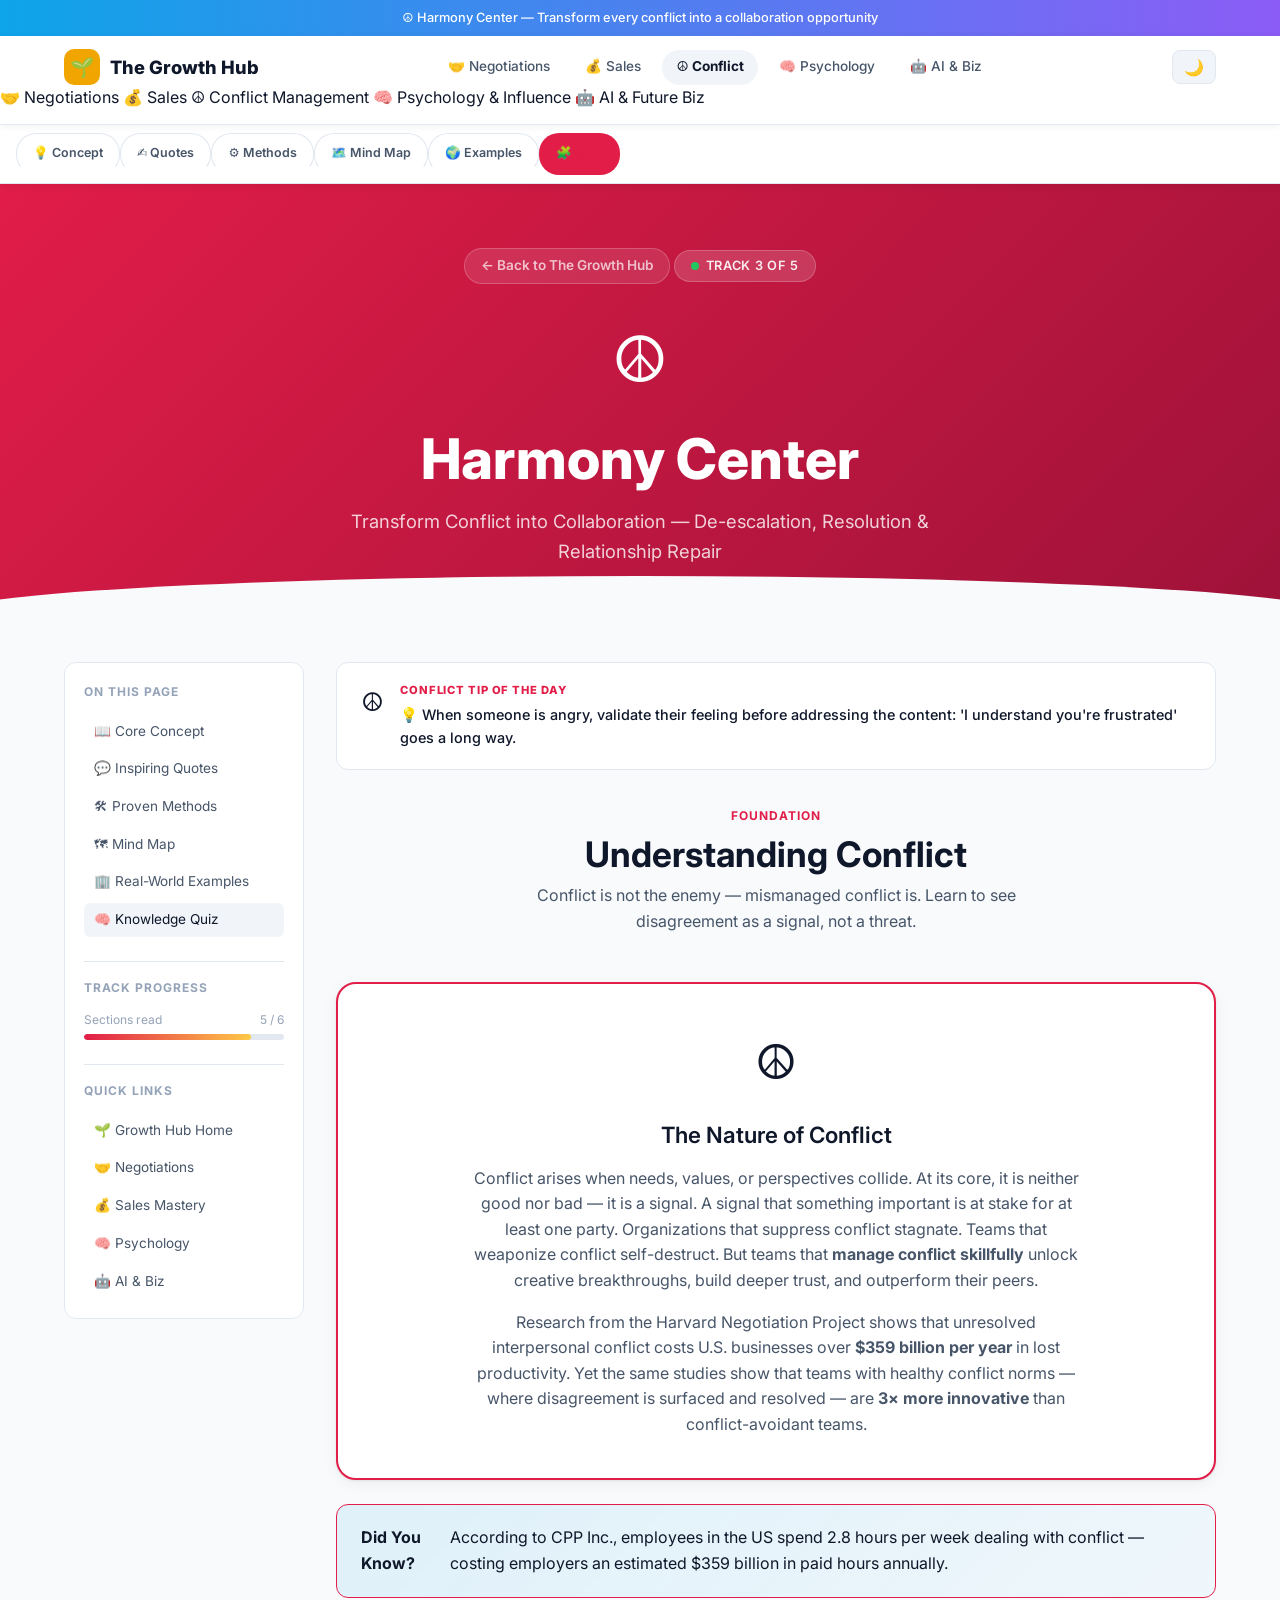
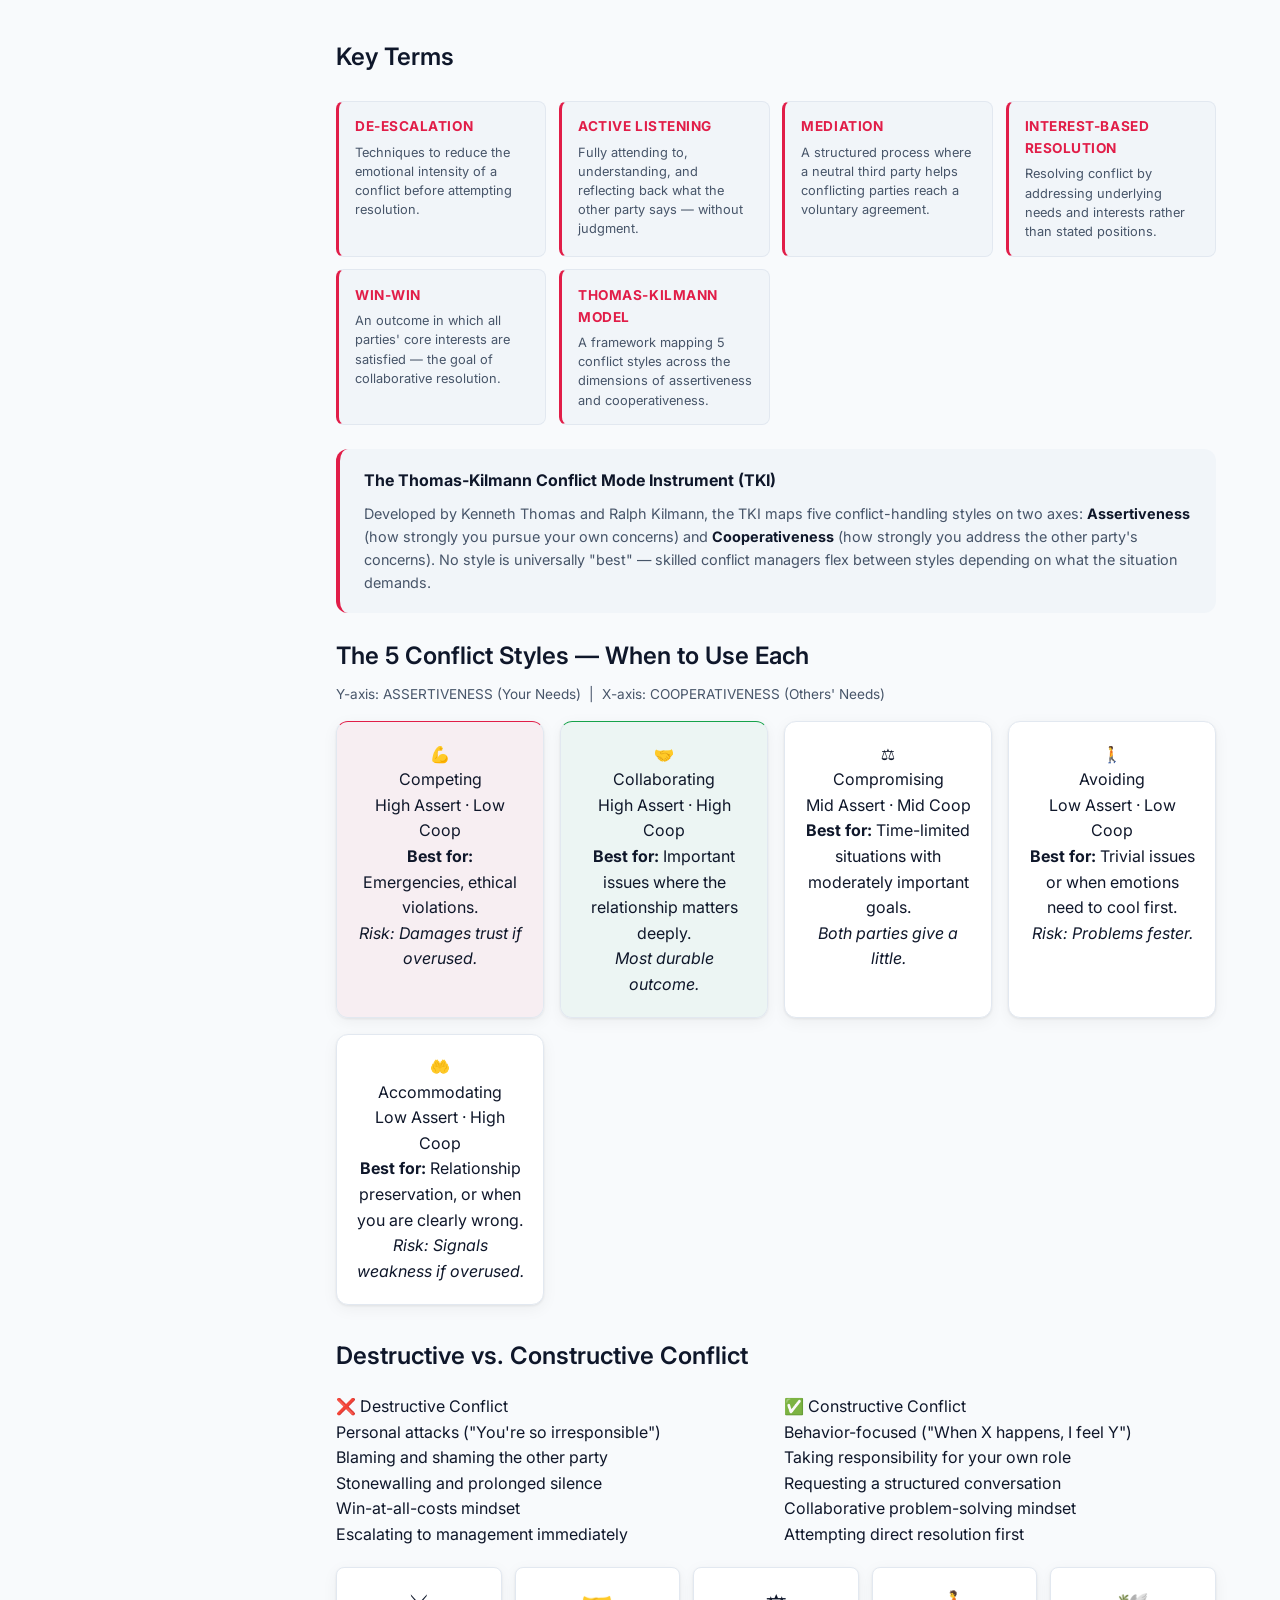
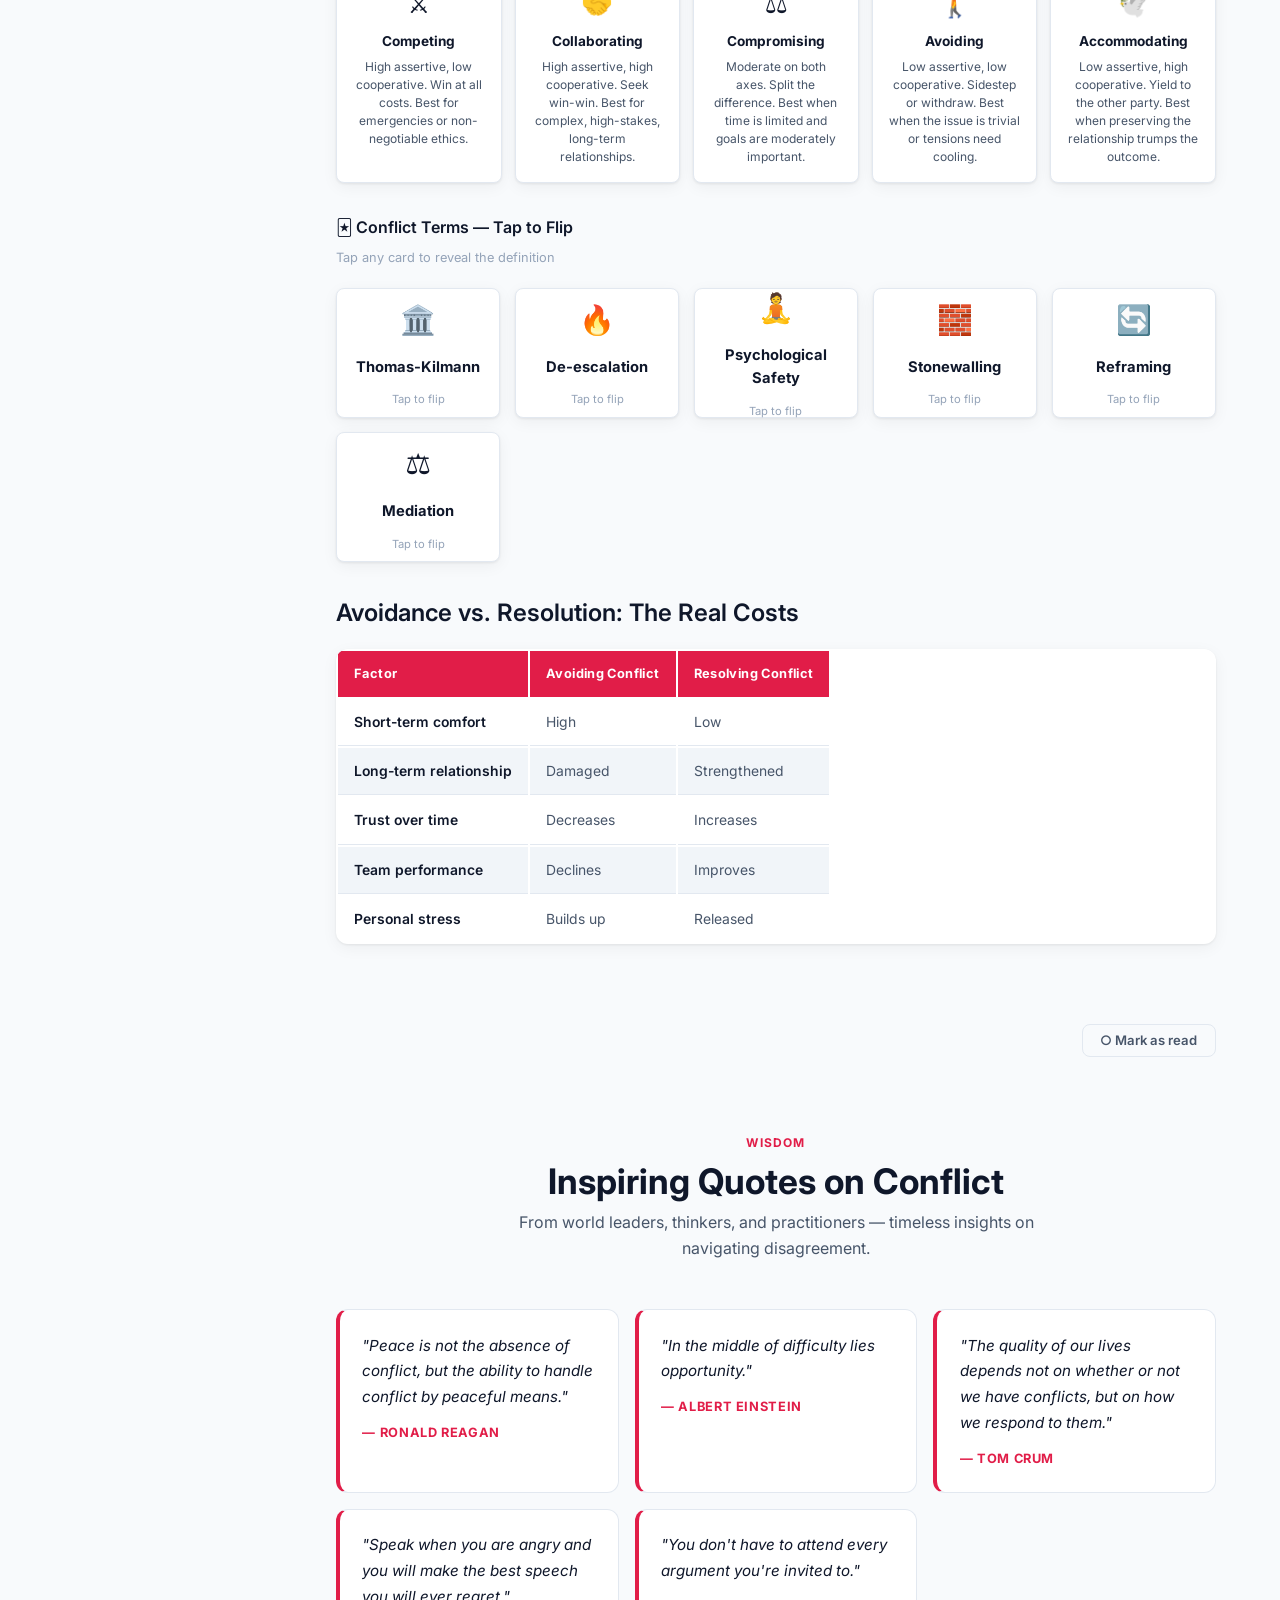
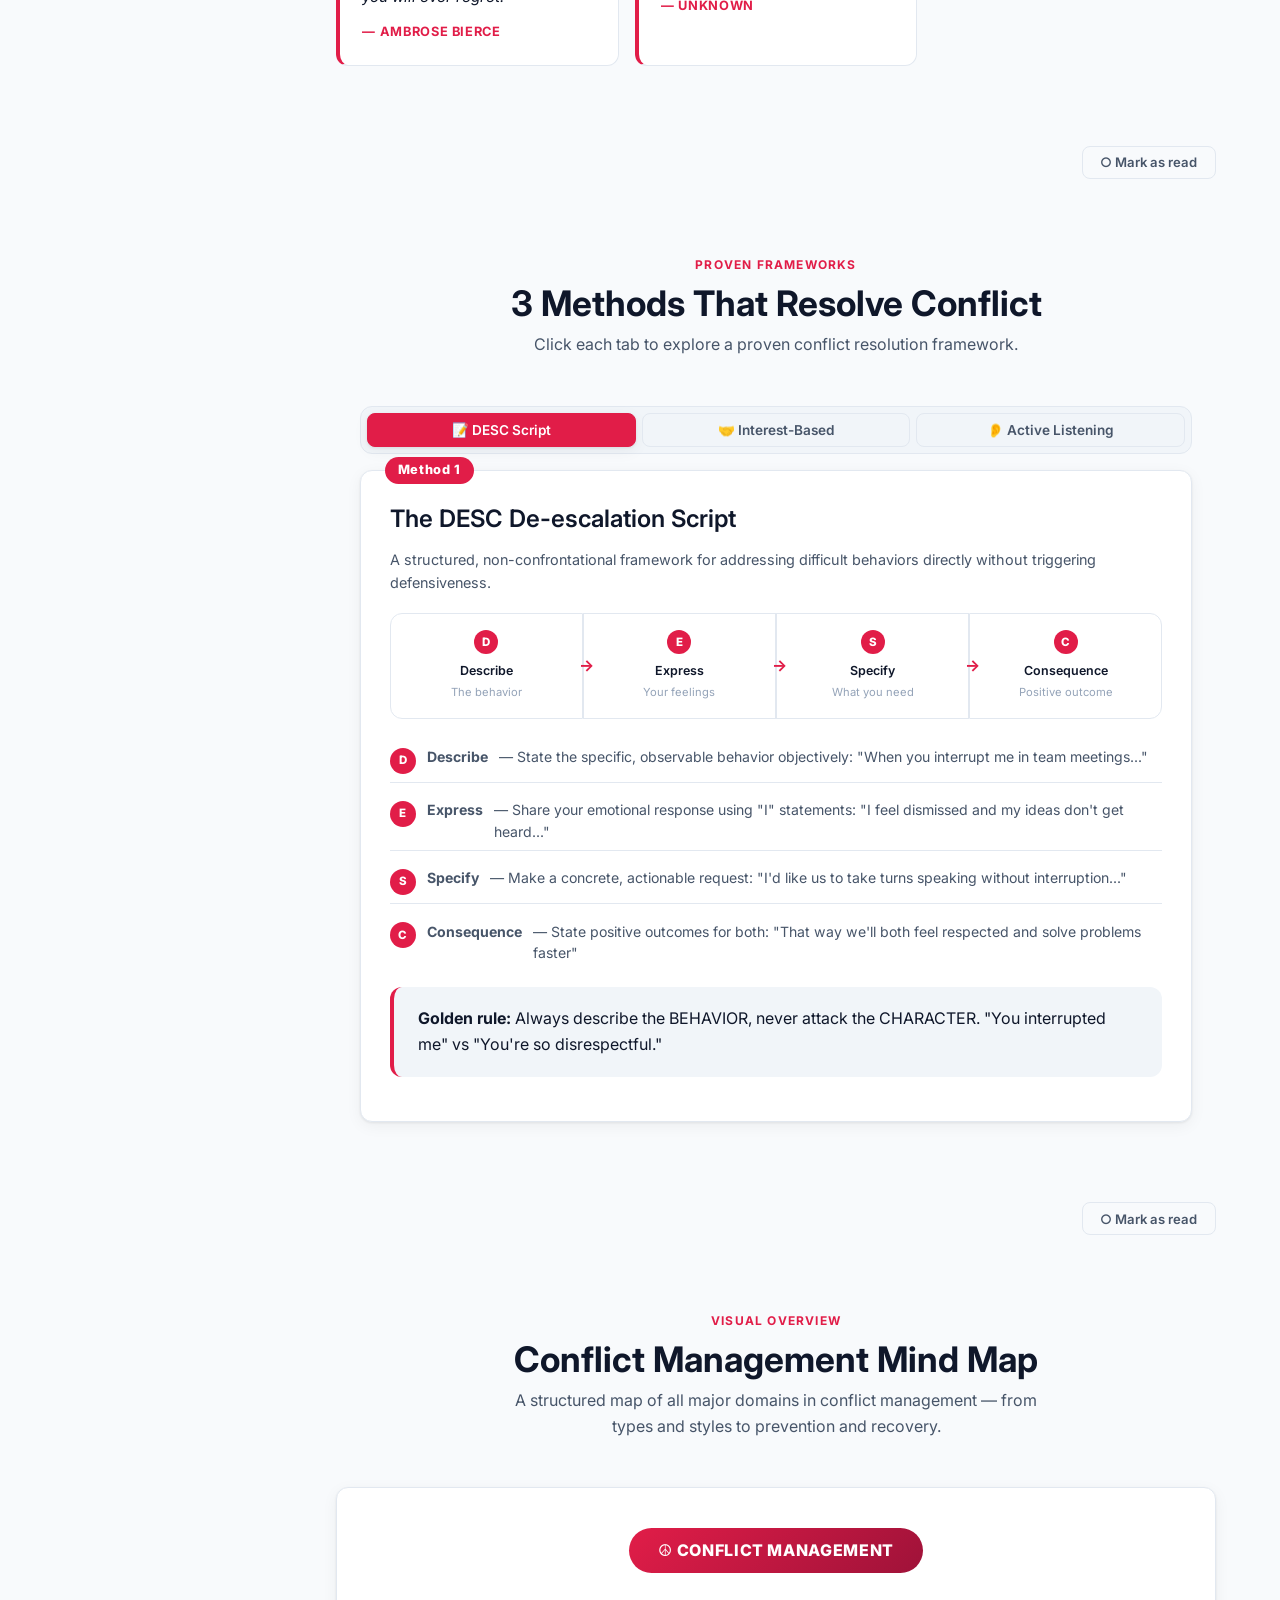
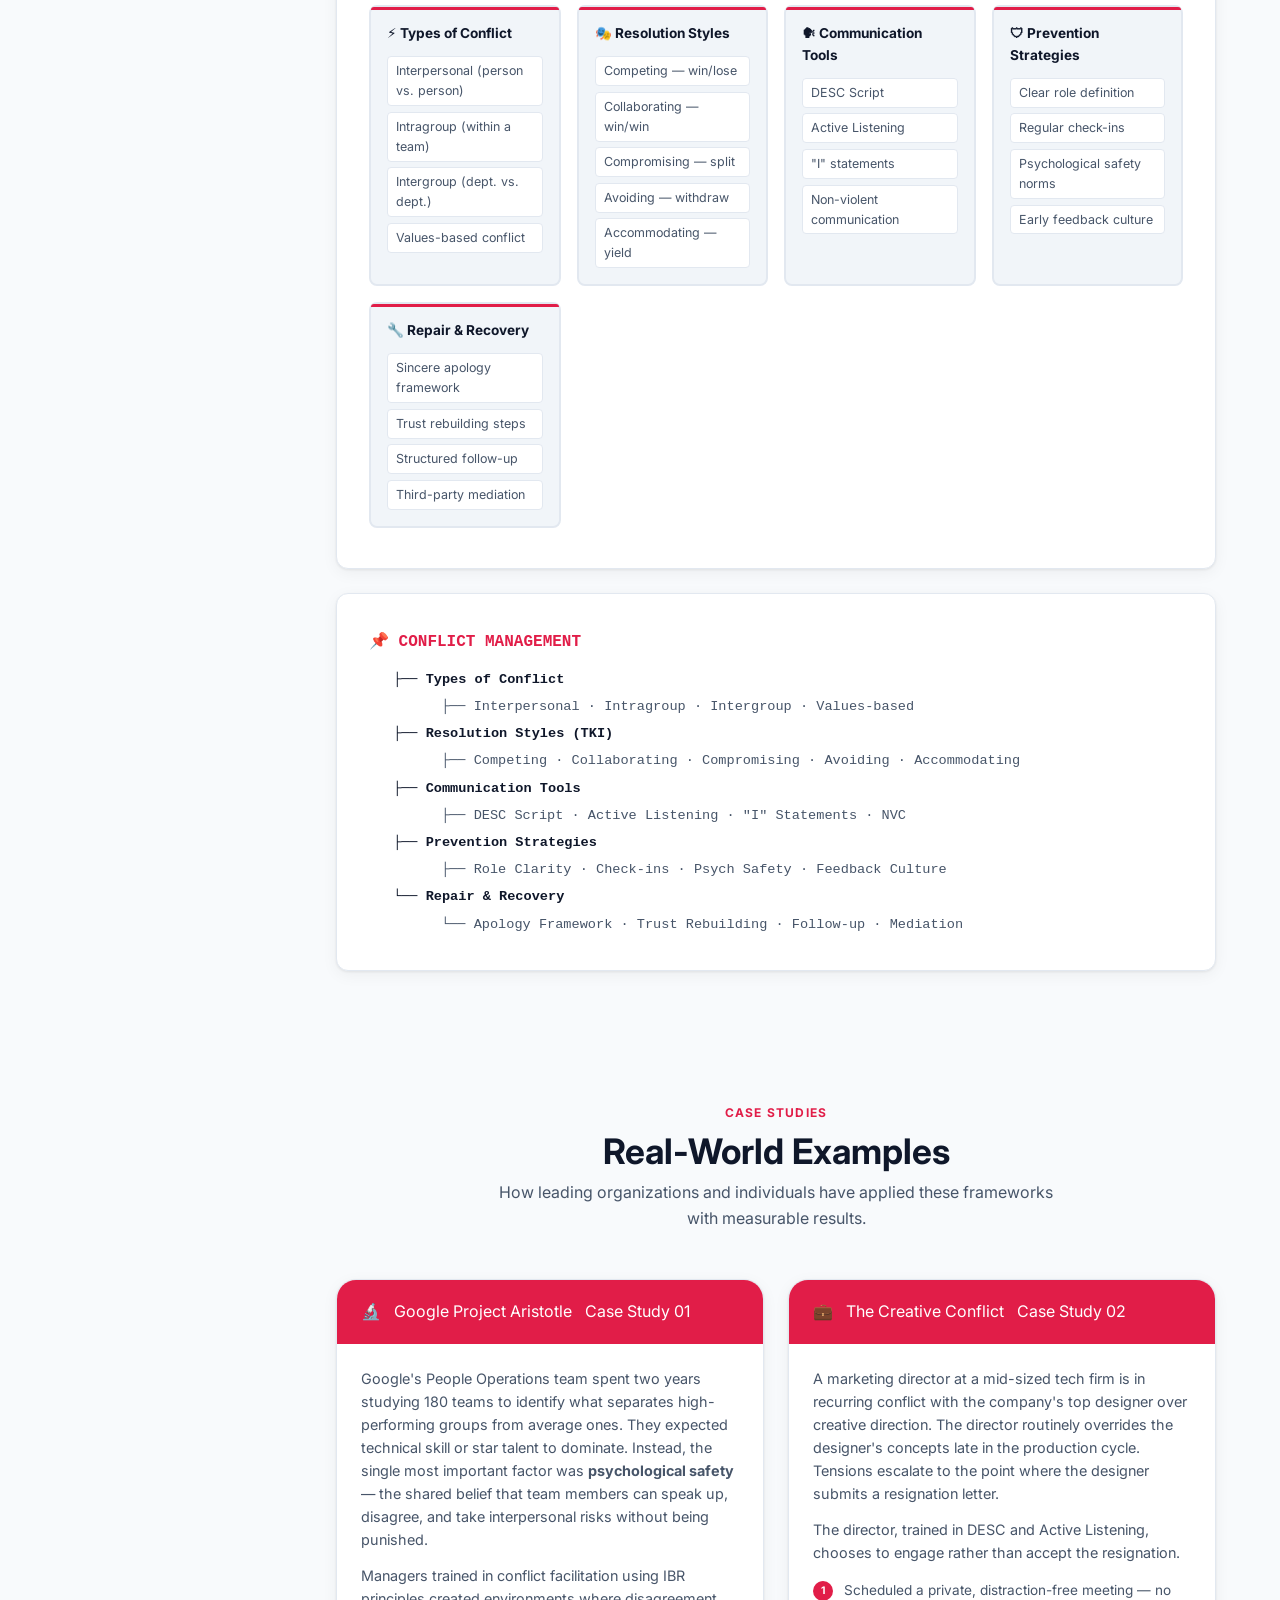
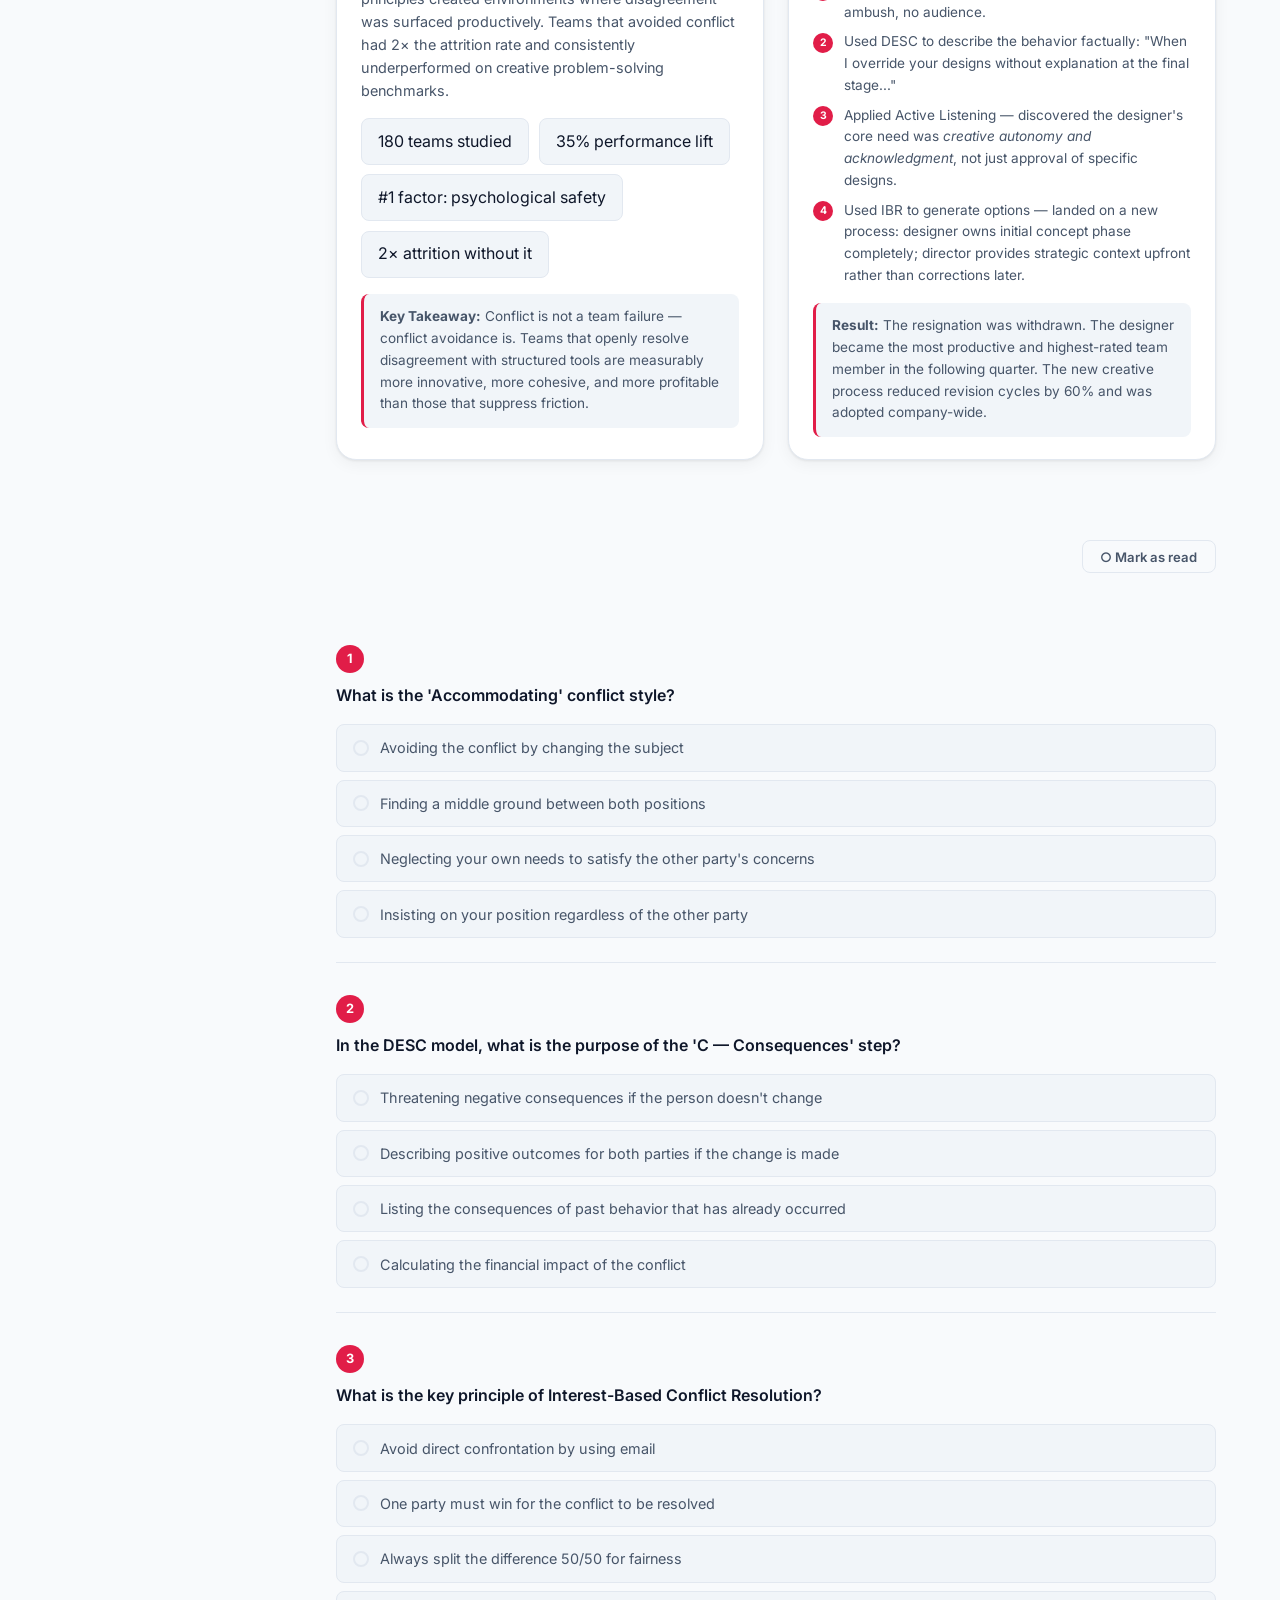
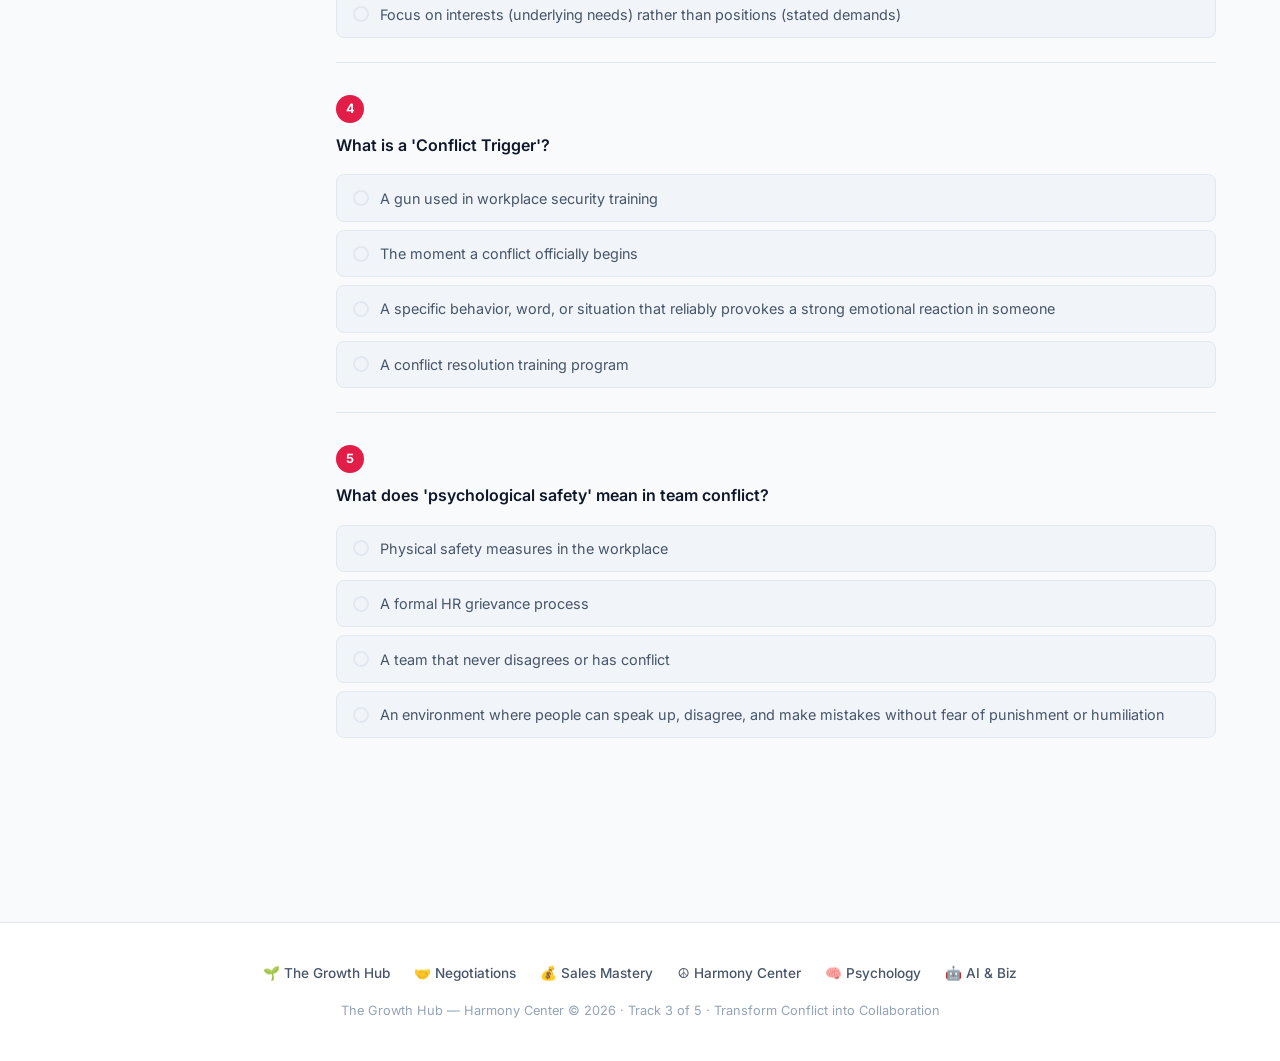
<file: conflict/index.html>
<!DOCTYPE html>
<html lang="en">
<head>
  <meta charset="UTF-8" />
  <meta name="viewport" content="width=device-width, initial-scale=1.0" />
  <title>Harmony Center — Conflict Management | The Growth Hub</title>
  <meta name="description" content="Master de-escalation, conflict resolution, and relationship repair. Transform friction into collaboration with proven frameworks." />
  <link rel="stylesheet" href="../css/styles.css" />
  <link rel="preconnect" href="https://fonts.googleapis.com" />
  <link href="https://fonts.googleapis.com/css2?family=Inter:wght@400;500;600;700;800&display=swap" rel="stylesheet" />
  <style>
    :root {
      --site-color: #e11d48;
      --site-dark: #9f1239;
    }

    /* Key Terms Grid */
    .key-terms-grid {
      display: grid;
      grid-template-columns: repeat(auto-fit, minmax(200px, 1fr));
      gap: 0.8rem;
      margin: 1.5rem 0;
    }

    .key-term-item {
      background: var(--bg-sidebar);
      border: 1px solid var(--border);
      border-radius: var(--radius-sm);
      padding: 0.9rem 1rem;
      border-left: 3px solid var(--site-color);
    }

    .key-term-item .term-name {
      font-weight: 700;
      font-size: 0.85rem;
      color: var(--site-color);
      margin-bottom: 0.3rem;
      text-transform: uppercase;
      letter-spacing: 0.04em;
    }

    .key-term-item .term-def {
      font-size: 0.8rem;
      color: var(--text-secondary);
      margin: 0;
      line-height: 1.5;
    }

    /* TKI Model Grid */
    .tki-grid {
      display: grid;
      grid-template-columns: repeat(auto-fit, minmax(160px, 1fr));
      gap: 0.8rem;
      margin: 1.2rem 0;
    }

    .tki-style {
      background: var(--bg-card);
      border: 1px solid var(--border);
      border-radius: var(--radius-sm);
      padding: 1rem;
      text-align: center;
      box-shadow: var(--shadow);
      transition: transform 0.2s, box-shadow 0.2s;
    }

    .tki-style:hover {
      transform: translateY(-3px);
      box-shadow: var(--shadow-hover);
    }

    .tki-style .tki-icon { font-size: 1.6rem; margin-bottom: 0.4rem; display: block; }
    .tki-style .tki-name {
      font-weight: 700;
      font-size: 0.85rem;
      color: var(--text-primary);
      margin-bottom: 0.3rem;
    }
    .tki-style .tki-desc {
      font-size: 0.75rem;
      color: var(--text-secondary);
      margin: 0;
      line-height: 1.5;
    }

    /* DESC Letter Blocks */
    .desc-grid {
      display: grid;
      grid-template-columns: repeat(auto-fit, minmax(220px, 1fr));
      gap: 1rem;
      margin: 1.2rem 0;
    }

    .desc-block {
      background: var(--bg-sidebar);
      border-radius: var(--radius-sm);
      padding: 1.2rem;
      border-top: 4px solid var(--site-color);
      position: relative;
    }

    .desc-letter {
      font-size: 2.5rem;
      font-weight: 800;
      color: var(--site-color);
      line-height: 1;
      margin-bottom: 0.3rem;
    }

    .desc-label {
      font-weight: 700;
      font-size: 0.9rem;
      color: var(--text-primary);
      margin-bottom: 0.4rem;
    }

    .desc-block p {
      font-size: 0.82rem;
      margin: 0;
    }

    .desc-example {
      font-style: italic;
      color: var(--site-color) !important;
      margin-top: 0.4rem !important;
      font-size: 0.78rem !important;
    }

    /* Key Rule box */
    .key-rule {
      display: flex;
      align-items: flex-start;
      gap: 0.8rem;
      background: rgba(225, 29, 72, 0.06);
      border: 1px solid rgba(225, 29, 72, 0.2);
      border-radius: var(--radius-sm);
      padding: 0.9rem 1.1rem;
      margin-top: 1rem;
      font-size: 0.88rem;
    }

    .key-rule .rule-icon { font-size: 1.2rem; flex-shrink: 0; }
    .key-rule strong { color: var(--site-color); }
    .key-rule p { margin: 0; color: var(--text-secondary); }

    /* IBR Steps (numbered cards) */
    .ibr-steps {
      display: flex;
      flex-direction: column;
      gap: 0.7rem;
      margin: 1.2rem 0;
    }

    .ibr-step {
      display: flex;
      align-items: flex-start;
      gap: 1rem;
      padding: 0.9rem 1rem;
      background: var(--bg-sidebar);
      border-radius: var(--radius-sm);
      border: 1px solid var(--border);
      transition: all 0.2s;
    }

    .ibr-step:hover {
      border-color: var(--site-color);
      background: rgba(225, 29, 72, 0.04);
    }

    .ibr-step-num {
      width: 28px; height: 28px;
      border-radius: 50%;
      background: var(--site-color);
      color: white;
      font-weight: 800;
      font-size: 0.8rem;
      display: flex; align-items: center; justify-content: center;
      flex-shrink: 0;
    }

    .ibr-step-body strong {
      display: block;
      font-size: 0.9rem;
      color: var(--text-primary);
      margin-bottom: 0.2rem;
    }

    .ibr-step-body p {
      font-size: 0.82rem;
      margin: 0;
    }

    /* Active Listening STOP-LISTEN Steps */
    .al-steps {
      display: grid;
      grid-template-columns: repeat(auto-fit, minmax(200px, 1fr));
      gap: 0.8rem;
      margin: 1.2rem 0;
    }

    .al-step {
      background: var(--bg-card);
      border: 1px solid var(--border);
      border-radius: var(--radius-sm);
      padding: 1rem;
      box-shadow: var(--shadow);
      transition: transform 0.2s;
    }

    .al-step:hover { transform: translateY(-2px); box-shadow: var(--shadow-hover); }

    .al-step-keyword {
      font-size: 1rem;
      font-weight: 800;
      color: var(--site-color);
      text-transform: uppercase;
      letter-spacing: 0.05em;
      margin-bottom: 0.3rem;
    }

    .al-step-num-badge {
      display: inline-block;
      background: var(--site-color);
      color: white;
      font-size: 0.65rem;
      font-weight: 700;
      padding: 0.1rem 0.45rem;
      border-radius: 20px;
      margin-bottom: 0.5rem;
    }

    .al-step p {
      font-size: 0.8rem;
      margin: 0;
    }

    /* Mind Map enhanced */
    .mindmap-visual {
      background: var(--bg-card);
      border: 1px solid var(--border);
      border-radius: var(--radius);
      padding: 2.5rem 2rem;
      box-shadow: var(--shadow);
      overflow-x: auto;
    }

    .mm-root {
      text-align: center;
      margin-bottom: 2rem;
    }

    .mm-root-label {
      display: inline-block;
      background: linear-gradient(135deg, var(--site-color), var(--site-dark));
      color: white;
      font-weight: 800;
      font-size: 1rem;
      padding: 0.6rem 1.8rem;
      border-radius: 30px;
      letter-spacing: 0.04em;
    }

    .mm-branches {
      display: grid;
      grid-template-columns: repeat(auto-fit, minmax(180px, 1fr));
      gap: 1rem;
    }

    .mm-branch {
      background: var(--bg-sidebar);
      border: 2px solid var(--border);
      border-radius: var(--radius-sm);
      padding: 1rem;
      position: relative;
    }

    .mm-branch::before {
      content: '';
      position: absolute;
      top: 0; left: 0; right: 0;
      height: 3px;
      background: var(--site-color);
      border-radius: var(--radius-sm) var(--radius-sm) 0 0;
    }

    .mm-branch-title {
      font-weight: 700;
      font-size: 0.85rem;
      color: var(--text-primary);
      margin-bottom: 0.7rem;
      display: flex;
      align-items: center;
      gap: 0.4rem;
    }

    .mm-leaves {
      display: flex;
      flex-direction: column;
      gap: 0.35rem;
    }

    .mm-leaf {
      font-size: 0.78rem;
      color: var(--text-secondary);
      padding: 0.25rem 0.5rem;
      background: var(--bg-card);
      border-radius: 4px;
      border: 1px solid var(--border);
    }

    /* Example Stats */
    .example-stats {
      display: flex;
      gap: 1rem;
      flex-wrap: wrap;
      margin: 1rem 0;
    }

    .example-stat {
      text-align: center;
      background: var(--bg-sidebar);
      border-radius: var(--radius-sm);
      padding: 0.7rem 1rem;
      border: 1px solid var(--border);
      min-width: 90px;
    }

    .example-stat .es-num {
      font-size: 1.4rem;
      font-weight: 800;
      color: var(--site-color);
      display: block;
      line-height: 1;
    }

    .example-stat .es-label {
      font-size: 0.7rem;
      color: var(--text-muted);
      margin-top: 0.2rem;
    }

    /* Process timeline for example 2 */
    .process-steps {
      margin: 1rem 0;
      display: flex;
      flex-direction: column;
      gap: 0.5rem;
    }

    .process-step {
      display: flex;
      align-items: flex-start;
      gap: 0.7rem;
      font-size: 0.85rem;
      color: var(--text-secondary);
    }

    .process-step .ps-num {
      width: 20px; height: 20px;
      border-radius: 50%;
      background: var(--site-color);
      color: white;
      font-size: 0.65rem;
      font-weight: 700;
      display: flex; align-items: center; justify-content: center;
      flex-shrink: 0;
      margin-top: 0.1rem;
    }

    /* Quiz bank label row */
    .quiz-bank-label {
      display: flex;
      align-items: center;
      justify-content: space-between;
      flex-wrap: wrap;
      gap: 0.6rem;
      margin-bottom: 1.2rem;
      padding: 0.7rem 1rem;
      background: var(--bg-sidebar);
      border-radius: var(--radius-sm);
      border: 1px solid var(--border);
      font-size: 0.82rem;
      color: var(--text-secondary);
    }

    .quiz-refresh-btn {
      background: var(--site-color);
      color: white;
      border: none;
      border-radius: var(--radius-sm);
      padding: 0.35rem 0.85rem;
      font-size: 0.78rem;
      font-weight: 700;
      cursor: pointer;
      transition: background 0.2s, transform 0.15s;
    }

    .quiz-refresh-btn:hover {
      background: var(--site-dark);
      transform: scale(1.04);
    }

    /* ── Sticky Section Nav ────────────────────────────────── */
    .sticky-section-nav {
      position: sticky;
      top: 0;
      z-index: 90;
      display: flex;
      gap: 0;
      overflow-x: auto;
      background: var(--bg-card);
      border-bottom: 1px solid var(--border);
      box-shadow: 0 2px 8px rgba(0,0,0,0.08);
      scrollbar-width: none;
    }
    .sticky-section-nav::-webkit-scrollbar { display: none; }
    .sticky-section-nav a {
      flex-shrink: 0;
      padding: 0.6rem 1rem;
      font-size: 0.78rem;
      font-weight: 600;
      color: var(--text-secondary);
      text-decoration: none;
      border-bottom: 2px solid transparent;
      transition: color 0.2s, border-color 0.2s;
      white-space: nowrap;
    }
    .sticky-section-nav a:hover,
    .sticky-section-nav a.active {
      color: var(--site-color);
      border-bottom-color: var(--site-color);
    }

    /* ── Methods Tabs ──────────────────────────────────────── */
    .methods-tab-container { margin-top: 1.5rem; }
    .methods-tabs {
      display: flex;
      gap: 0.4rem;
      flex-wrap: wrap;
      margin-bottom: 1rem;
    }
    .method-tab-btn {
      background: var(--bg-sidebar);
      border: 1px solid var(--border);
      border-radius: var(--radius-sm);
      padding: 0.5rem 1.1rem;
      font-size: 0.85rem;
      font-weight: 600;
      cursor: pointer;
      color: var(--text-secondary);
      transition: background 0.2s, color 0.2s, border-color 0.2s;
    }
    .method-tab-btn.active,
    .method-tab-btn:hover {
      background: var(--site-color);
      color: #fff;
      border-color: var(--site-color);
    }
    .method-tab-panel { display: none; }
    .method-tab-panel.active { display: block; }

    /* ── Steps List (used in tab panels) ──────────────────── */
    .steps-list {
      list-style: none;
      padding: 0;
      margin: 1rem 0;
      display: flex;
      flex-direction: column;
      gap: 0.55rem;
    }
    .steps-list li {
      display: flex;
      align-items: flex-start;
      gap: 0.7rem;
      font-size: 0.88rem;
      color: var(--text-secondary);
      line-height: 1.5;
    }
    .step-num {
      flex-shrink: 0;
      width: 26px; height: 26px;
      border-radius: 50%;
      background: var(--site-color);
      color: #fff;
      font-weight: 800;
      font-size: 0.72rem;
      display: flex; align-items: center; justify-content: center;
      margin-top: 0.1rem;
    }

    /* ── fs-num (flow step number variant for tabs) ────────── */
    .fs-num {
      width: 36px; height: 36px;
      border-radius: 50%;
      background: var(--site-color);
      color: #fff;
      font-weight: 800;
      font-size: 1rem;
      display: flex; align-items: center; justify-content: center;
      margin: 0 auto 0.3rem;
    }

    /* ── Flip Cards ────────────────────────────────────────── */
    .flip-grid {
      display: grid;
      grid-template-columns: repeat(auto-fill, minmax(160px, 1fr));
      gap: 0.9rem;
    }
    .flip-card {
      perspective: 800px;
      height: 130px;
      cursor: pointer;
    }
    .flip-card-inner {
      position: relative;
      width: 100%; height: 100%;
      transform-style: preserve-3d;
      transition: transform 0.45s ease;
      border-radius: var(--radius-sm);
    }
    .flip-card.flipped .flip-card-inner {
      transform: rotateY(180deg);
    }
    .flip-card-front,
    .flip-card-back {
      position: absolute;
      inset: 0;
      backface-visibility: hidden;
      -webkit-backface-visibility: hidden;
      border-radius: var(--radius-sm);
      display: flex;
      flex-direction: column;
      align-items: center;
      justify-content: center;
      padding: 0.9rem;
      text-align: center;
    }
    .flip-card-front {
      background: var(--bg-card);
      border: 1px solid var(--border);
      box-shadow: var(--shadow);
    }
    .flip-card-back {
      background: linear-gradient(135deg, var(--site-color), var(--site-dark));
      color: #fff;
      font-size: 0.78rem;
      line-height: 1.5;
      transform: rotateY(180deg);
    }
    .fc-icon { font-size: 1.5rem; margin-bottom: 0.3rem; }
    .fc-term {
      font-weight: 700;
      font-size: 0.82rem;
      color: var(--text-primary);
      display: block;
    }
    .fc-hint {
      font-size: 0.68rem;
      color: var(--text-muted);
      margin-top: 0.25rem;
    }

    /* ── Section Complete Button ───────────────────────────── */
    .section-complete-btn {
      display: block;
      margin: 1rem 0 0.5rem auto;
      background: transparent;
      border: 1.5px solid var(--border);
      border-radius: var(--radius-sm);
      padding: 0.45rem 1.1rem;
      font-size: 0.82rem;
      font-weight: 600;
      color: var(--text-secondary);
      cursor: pointer;
      transition: background 0.2s, color 0.2s, border-color 0.2s;
    }
    .section-complete-btn:hover {
      border-color: var(--site-color);
      color: var(--site-color);
    }
    .section-complete-btn.done {
      background: rgba(225,29,72,0.08);
      border-color: var(--site-color);
      color: var(--site-color);
    }
  </style>
</head>
<body>

  <!-- Update Banner -->
  <div class="update-banner">
    ☮️ Harmony Center — Transform every conflict into a collaboration opportunity
  </div>

  <!-- Navbar -->
  <nav class="navbar">
    <div class="container">
      <a href="../index.html" class="navbar-brand">
        <span class="brand-icon">🌱</span>
        The Growth Hub
      </a>
      <div class="navbar-links">
        <a href="../negotiations/index.html">🤝 Negotiations</a>
        <a href="../sales/index.html">💰 Sales</a>
        <a href="../conflict/index.html" class="active">☮️ Conflict</a>
        <a href="../psychology/index.html">🧠 Psychology</a>
        <a href="../ai-trends/index.html">🤖 AI &amp; Biz</a>
      </div>
      <div class="navbar-actions">
        <button class="btn-theme" id="theme-toggle" onclick="toggleTheme()" title="Toggle theme">🌙</button>
        <button class="mobile-menu-btn" id="mobile-menu-btn">☰</button>
      </div>
    </div>
    <div class="navbar-mobile-menu" id="navbar-mobile-menu">
      <a href="../negotiations/index.html">🤝 Negotiations</a>
      <a href="../sales/index.html">💰 Sales</a>
      <a href="../conflict/index.html">☮️ Conflict Management</a>
      <a href="../psychology/index.html">🧠 Psychology &amp; Influence</a>
      <a href="../ai-trends/index.html">🤖 AI &amp; Future Biz</a>
    </div>
  </nav>

  <div class="sticky-section-nav" id="sticky-nav">
    <a href="#concept">💡 Concept</a>
    <a href="#quotes">✍️ Quotes</a>
    <a href="#methods">⚙️ Methods</a>
    <a href="#mindmap">🗺️ Mind Map</a>
    <a href="#examples">🌍 Examples</a>
    <a href="#quiz">🧩 Quiz</a>
  </div>

  <!-- Hero -->
  <section class="subsite-hero">
    <div class="container">
      <a href="../index.html" class="back-to-hub">← Back to The Growth Hub</a>
      <div class="hero-badge">
        <span class="dot"></span> Track 3 of 5
      </div>
      <span class="hero-icon">☮️</span>
      <h1 class="fade-in">Harmony Center</h1>
      <p class="fade-in fade-in-delay-1" style="font-size:1.15rem; max-width:600px; margin:1rem auto 0;">
        Transform Conflict into Collaboration — De-escalation, Resolution &amp; Relationship Repair
      </p>
    </div>
  </section>

  <!-- Main Content with TOC Sidebar -->
  <div class="container" style="margin-top:3rem; margin-bottom:3rem;">
    <div class="page-layout">

      <!-- TOC Sidebar -->
      <aside class="toc-sidebar">
        <div class="toc-title">On This Page</div>
        <nav class="toc-list">
          <a href="#concept">📖 Core Concept</a>
          <a href="#quotes">💬 Inspiring Quotes</a>
          <a href="#methods">🛠 Proven Methods</a>
          <a href="#mindmap">🗺 Mind Map</a>
          <a href="#examples">🏢 Real-World Examples</a>
          <a href="#quiz">🧠 Knowledge Quiz</a>
        </nav>
        <div style="margin-top:1.5rem; padding-top:1rem; border-top:1px solid var(--border);">
          <div class="toc-title">Track Progress</div>
          <div style="margin-top:0.6rem;">
            <div style="display:flex; justify-content:space-between; font-size:0.75rem; color:var(--text-muted); margin-bottom:0.3rem;">
              <span>Sections read</span>
              <span id="progress-count">0 / 6</span>
            </div>
            <div class="progress-bar-wrap">
              <div class="progress-bar" id="reading-progress" style="width:0%"></div>
            </div>
          </div>
        </div>
        <div style="margin-top:1.5rem; padding-top:1rem; border-top:1px solid var(--border);">
          <div class="toc-title">Quick Links</div>
          <div class="toc-list">
            <a href="../index.html">🌱 Growth Hub Home</a>
            <a href="../negotiations/index.html">🤝 Negotiations</a>
            <a href="../sales/index.html">💰 Sales Mastery</a>
            <a href="../psychology/index.html">🧠 Psychology</a>
            <a href="../ai-trends/index.html">🤖 AI &amp; Biz</a>
          </div>
        </div>
      </aside>

      <!-- Main Content -->
      <main>

        <!-- Tip of the Day -->
        <div class="tip-rotator">
          <span class="tip-icon">☮️</span>
          <div>
            <div class="tip-label">Conflict Tip of the Day</div>
            <div class="tip-text" id="tip-text">Loading tip...</div>
          </div>
        </div>

        <!-- ===================== SECTION 1: CORE CONCEPT ===================== -->
        <section class="section" id="concept" style="padding-top:0;">
          <div class="section-header reveal">
            <span class="section-label">Foundation</span>
            <h2>Understanding Conflict</h2>
            <p>Conflict is not the enemy — mismanaged conflict is. Learn to see disagreement as a signal, not a threat.</p>
          </div>

          <!-- Concept Box -->
          <div class="concept-box reveal">
            <span class="big-icon">☮️</span>
            <h3>The Nature of Conflict</h3>
            <p style="max-width:620px; margin:0 auto 1rem;">
              Conflict arises when needs, values, or perspectives collide. At its core, it is neither good nor bad — it is a signal. A signal that something important is at stake for at least one party. Organizations that suppress conflict stagnate. Teams that weaponize conflict self-destruct. But teams that <strong>manage conflict skillfully</strong> unlock creative breakthroughs, build deeper trust, and outperform their peers.
            </p>
            <p style="max-width:620px; margin:0 auto;">
              Research from the Harvard Negotiation Project shows that unresolved interpersonal conflict costs U.S. businesses over <strong>$359 billion per year</strong> in lost productivity. Yet the same studies show that teams with healthy conflict norms — where disagreement is surfaced and resolved — are <strong>3× more innovative</strong> than conflict-avoidant teams.
            </p>
          </div>

          <!-- Did You Know -->
          <div class="did-you-know reveal" style="margin-top:1.5rem;">
            <strong>Did You Know?</strong> According to CPP Inc., employees in the US spend 2.8 hours per week dealing with conflict — costing employers an estimated $359 billion in paid hours annually.
          </div>

          <!-- Key Terms -->
          <div class="reveal" style="margin-top:2.5rem;">
            <h3 style="margin-bottom:1rem;">Key Terms</h3>
            <div class="key-terms-grid">
              <div class="key-term-item">
                <div class="term-name">De-escalation</div>
                <p class="term-def">Techniques to reduce the emotional intensity of a conflict before attempting resolution.</p>
              </div>
              <div class="key-term-item">
                <div class="term-name">Active Listening</div>
                <p class="term-def">Fully attending to, understanding, and reflecting back what the other party says — without judgment.</p>
              </div>
              <div class="key-term-item">
                <div class="term-name">Mediation</div>
                <p class="term-def">A structured process where a neutral third party helps conflicting parties reach a voluntary agreement.</p>
              </div>
              <div class="key-term-item">
                <div class="term-name">Interest-Based Resolution</div>
                <p class="term-def">Resolving conflict by addressing underlying needs and interests rather than stated positions.</p>
              </div>
              <div class="key-term-item">
                <div class="term-name">Win-Win</div>
                <p class="term-def">An outcome in which all parties' core interests are satisfied — the goal of collaborative resolution.</p>
              </div>
              <div class="key-term-item">
                <div class="term-name">Thomas-Kilmann Model</div>
                <p class="term-def">A framework mapping 5 conflict styles across the dimensions of assertiveness and cooperativeness.</p>
              </div>
            </div>
          </div>

          <!-- TKI Model Highlight Box -->
          <div class="highlight-box reveal" style="margin-top:1.5rem;">
            <strong>The Thomas-Kilmann Conflict Mode Instrument (TKI)</strong>
            <p style="margin-top:0.5rem;">
              Developed by Kenneth Thomas and Ralph Kilmann, the TKI maps five conflict-handling styles on two axes: <strong>Assertiveness</strong> (how strongly you pursue your own concerns) and <strong>Cooperativeness</strong> (how strongly you address the other party's concerns). No style is universally "best" — skilled conflict managers flex between styles depending on what the situation demands.
            </p>
          </div>

          <!-- Thomas-Kilmann 2x2 Matrix using principle-grid -->
          <div class="reveal" style="margin-top:1.5rem;">
            <h3 style="margin-bottom:0.5rem;">The 5 Conflict Styles — When to Use Each</h3>
            <p style="font-size:0.85rem; color:var(--text-secondary); margin-bottom:1rem;">
              Y-axis: ASSERTIVENESS (Your Needs) &nbsp;|&nbsp; X-axis: COOPERATIVENESS (Others' Needs)
            </p>
            <div class="principle-grid">
              <div class="principle-card" style="border-top-color:var(--site-color); background:rgba(225,29,72,0.05);">
                <div class="principle-icon">💪</div>
                <div class="principle-title">Competing</div>
                <div class="principle-desc">High Assert · Low Coop<br><strong>Best for:</strong> Emergencies, ethical violations.<br><em>Risk: Damages trust if overused.</em></div>
              </div>
              <div class="principle-card" style="border-top-color:#16a34a; background:rgba(22,163,74,0.05);">
                <div class="principle-icon">🤝</div>
                <div class="principle-title">Collaborating</div>
                <div class="principle-desc">High Assert · High Coop<br><strong>Best for:</strong> Important issues where the relationship matters deeply.<br><em>Most durable outcome.</em></div>
              </div>
              <div class="principle-card">
                <div class="principle-icon">⚖️</div>
                <div class="principle-title">Compromising</div>
                <div class="principle-desc">Mid Assert · Mid Coop<br><strong>Best for:</strong> Time-limited situations with moderately important goals.<br><em>Both parties give a little.</em></div>
              </div>
              <div class="principle-card">
                <div class="principle-icon">🚶</div>
                <div class="principle-title">Avoiding</div>
                <div class="principle-desc">Low Assert · Low Coop<br><strong>Best for:</strong> Trivial issues or when emotions need to cool first.<br><em>Risk: Problems fester.</em></div>
              </div>
              <div class="principle-card">
                <div class="principle-icon">🤲</div>
                <div class="principle-title">Accommodating</div>
                <div class="principle-desc">Low Assert · High Coop<br><strong>Best for:</strong> Relationship preservation, or when you are clearly wrong.<br><em>Risk: Signals weakness if overused.</em></div>
              </div>
            </div>
          </div>

          <!-- Before / After: Destructive vs Constructive Conflict -->
          <div class="reveal" style="margin-top:2rem;">
            <h3 style="margin-bottom:1rem;">Destructive vs. Constructive Conflict</h3>
            <div class="before-after">
              <div class="before-col">
                <div class="ba-header">❌ Destructive Conflict</div>
                <ul class="ba-list">
                  <li>Personal attacks ("You're so irresponsible")</li>
                  <li>Blaming and shaming the other party</li>
                  <li>Stonewalling and prolonged silence</li>
                  <li>Win-at-all-costs mindset</li>
                  <li>Escalating to management immediately</li>
                </ul>
              </div>
              <div class="after-col">
                <div class="ba-header">✅ Constructive Conflict</div>
                <ul class="ba-list">
                  <li>Behavior-focused ("When X happens, I feel Y")</li>
                  <li>Taking responsibility for your own role</li>
                  <li>Requesting a structured conversation</li>
                  <li>Collaborative problem-solving mindset</li>
                  <li>Attempting direct resolution first</li>
                </ul>
              </div>
            </div>
          </div>

          <!-- TKI 5 Styles (legacy visual cards) -->
          <div class="tki-grid reveal">
            <div class="tki-style">
              <span class="tki-icon">⚔️</span>
              <div class="tki-name">Competing</div>
              <p class="tki-desc">High assertive, low cooperative. Win at all costs. Best for emergencies or non-negotiable ethics.</p>
            </div>
            <div class="tki-style">
              <span class="tki-icon">🤝</span>
              <div class="tki-name">Collaborating</div>
              <p class="tki-desc">High assertive, high cooperative. Seek win-win. Best for complex, high-stakes, long-term relationships.</p>
            </div>
            <div class="tki-style">
              <span class="tki-icon">⚖️</span>
              <div class="tki-name">Compromising</div>
              <p class="tki-desc">Moderate on both axes. Split the difference. Best when time is limited and goals are moderately important.</p>
            </div>
            <div class="tki-style">
              <span class="tki-icon">🚶</span>
              <div class="tki-name">Avoiding</div>
              <p class="tki-desc">Low assertive, low cooperative. Sidestep or withdraw. Best when the issue is trivial or tensions need cooling.</p>
            </div>
            <div class="tki-style">
              <span class="tki-icon">🕊️</span>
              <div class="tki-name">Accommodating</div>
              <p class="tki-desc">Low assertive, high cooperative. Yield to the other party. Best when preserving the relationship trumps the outcome.</p>
            </div>
          </div>

          <!-- Flip Cards: Conflict Terms -->
          <div class="reveal" style="margin-top:2rem;">
            <h4 style="margin: 2rem 0 0.5rem; font-size: 1rem;">🃏 Conflict Terms — Tap to Flip</h4>
            <p style="font-size:0.8rem;color:var(--text-muted);margin-bottom:1rem;">Tap any card to reveal the definition</p>
            <div class="flip-grid">
              <div class="flip-card">
                <div class="flip-card-inner">
                  <div class="flip-card-front"><span class="fc-icon">🏛️</span><span class="fc-term">Thomas-Kilmann</span><span class="fc-hint">Tap to flip</span></div>
                  <div class="flip-card-back">A model mapping 5 conflict styles on 2 axes: Assertiveness (meeting your needs) vs Cooperativeness (meeting theirs).</div>
                </div>
              </div>
              <div class="flip-card">
                <div class="flip-card-inner">
                  <div class="flip-card-front"><span class="fc-icon">🔥</span><span class="fc-term">De-escalation</span><span class="fc-hint">Tap to flip</span></div>
                  <div class="flip-card-back">Deliberately reducing the intensity of a conflict through tone, body language, validation, and strategic pauses.</div>
                </div>
              </div>
              <div class="flip-card">
                <div class="flip-card-inner">
                  <div class="flip-card-front"><span class="fc-icon">🧘</span><span class="fc-term">Psychological Safety</span><span class="fc-hint">Tap to flip</span></div>
                  <div class="flip-card-back">An environment where people can speak up, disagree, and make mistakes without fear of punishment. Google's #1 team predictor.</div>
                </div>
              </div>
              <div class="flip-card">
                <div class="flip-card-inner">
                  <div class="flip-card-front"><span class="fc-icon">🧱</span><span class="fc-term">Stonewalling</span><span class="fc-hint">Tap to flip</span></div>
                  <div class="flip-card-back">Shutting down and withdrawing during conflict — a sign of emotional flooding. Solution: request a 20-min break and return.</div>
                </div>
              </div>
              <div class="flip-card">
                <div class="flip-card-inner">
                  <div class="flip-card-front"><span class="fc-icon">🔄</span><span class="fc-term">Reframing</span><span class="fc-hint">Tap to flip</span></div>
                  <div class="flip-card-back">Restating a hostile statement in a neutral, problem-solving form. "You never listen!" → "It sounds like you want more input — is that right?"</div>
                </div>
              </div>
              <div class="flip-card">
                <div class="flip-card-inner">
                  <div class="flip-card-front"><span class="fc-icon">⚖️</span><span class="fc-term">Mediation</span><span class="fc-hint">Tap to flip</span></div>
                  <div class="flip-card-back">A neutral third party facilitates a structured process to help disputing parties reach their own resolution — not a verdict.</div>
                </div>
              </div>
            </div>
          </div>

          <!-- Avoidance vs Resolution Compare Table -->
          <div class="reveal" style="margin-top:2rem;">
            <h3 style="margin-bottom:1rem;">Avoidance vs. Resolution: The Real Costs</h3>
            <div class="compare-table">
              <table>
                <thead>
                  <tr>
                    <th>Factor</th>
                    <th>Avoiding Conflict</th>
                    <th>Resolving Conflict</th>
                  </tr>
                </thead>
                <tbody>
                  <tr>
                    <td>Short-term comfort</td>
                    <td class="ct-positive">High</td>
                    <td class="ct-negative">Low</td>
                  </tr>
                  <tr>
                    <td>Long-term relationship</td>
                    <td class="ct-negative">Damaged</td>
                    <td class="ct-positive">Strengthened</td>
                  </tr>
                  <tr>
                    <td>Trust over time</td>
                    <td class="ct-negative">Decreases</td>
                    <td class="ct-positive">Increases</td>
                  </tr>
                  <tr>
                    <td>Team performance</td>
                    <td class="ct-negative">Declines</td>
                    <td class="ct-positive">Improves</td>
                  </tr>
                  <tr>
                    <td>Personal stress</td>
                    <td class="ct-negative">Builds up</td>
                    <td class="ct-positive">Released</td>
                  </tr>
                </tbody>
              </table>
            </div>
          </div>

        </section>
        <button class="section-complete-btn" data-section="concept">○ Mark as read</button>

        <!-- ===================== SECTION 2: QUOTES ===================== -->
        <section class="section" id="quotes">
          <div class="section-header reveal">
            <span class="section-label">Wisdom</span>
            <h2>Inspiring Quotes on Conflict</h2>
            <p>From world leaders, thinkers, and practitioners — timeless insights on navigating disagreement.</p>
          </div>

          <div class="quotes-grid">
            <div class="quote-card reveal">
              <div class="quote-text">"Peace is not the absence of conflict, but the ability to handle conflict by peaceful means."</div>
              <div class="quote-author">— Ronald Reagan</div>
            </div>
            <div class="quote-card reveal">
              <div class="quote-text">"In the middle of difficulty lies opportunity."</div>
              <div class="quote-author">— Albert Einstein</div>
            </div>
            <div class="quote-card reveal">
              <div class="quote-text">"The quality of our lives depends not on whether or not we have conflicts, but on how we respond to them."</div>
              <div class="quote-author">— Tom Crum</div>
            </div>
            <div class="quote-card reveal">
              <div class="quote-text">"Speak when you are angry and you will make the best speech you will ever regret."</div>
              <div class="quote-author">— Ambrose Bierce</div>
            </div>
            <div class="quote-card reveal">
              <div class="quote-text">"You don't have to attend every argument you're invited to."</div>
              <div class="quote-author">— Unknown</div>
            </div>
          </div>
        </section>
        <button class="section-complete-btn" data-section="quotes">○ Mark as read</button>

        <!-- ===================== SECTION 3: METHODS ===================== -->
        <section class="section" id="methods">
          <div class="container">
            <div class="section-header reveal">
              <span class="section-label">Proven Frameworks</span>
              <h2>3 Methods That Resolve Conflict</h2>
              <p>Click each tab to explore a proven conflict resolution framework.</p>
            </div>
            <div class="methods-tab-container">
              <div class="methods-tabs">
                <button class="method-tab-btn active">📝 DESC Script</button>
                <button class="method-tab-btn">🤝 Interest-Based</button>
                <button class="method-tab-btn">👂 Active Listening</button>
              </div>
              <div class="method-tab-panel active">
                <div class="method-card">
                  <span class="method-number">Method 1</span>
                  <h3>The DESC De-escalation Script</h3>
                  <p>A structured, non-confrontational framework for addressing difficult behaviors directly without triggering defensiveness.</p>
                  <div class="flow-steps" style="margin:1.2rem 0;">
                    <div class="flow-step"><div class="fs-num">D</div><div class="fs-label">Describe</div><div class="fs-sub">The behavior</div></div>
                    <div class="flow-step"><div class="fs-num">E</div><div class="fs-label">Express</div><div class="fs-sub">Your feelings</div></div>
                    <div class="flow-step"><div class="fs-num">S</div><div class="fs-label">Specify</div><div class="fs-sub">What you need</div></div>
                    <div class="flow-step"><div class="fs-num">C</div><div class="fs-label">Consequence</div><div class="fs-sub">Positive outcome</div></div>
                  </div>
                  <ul class="steps-list">
                    <li><span class="step-num">D</span><strong>Describe</strong> — State the specific, observable behavior objectively: "When you interrupt me in team meetings..."</li>
                    <li><span class="step-num">E</span><strong>Express</strong> — Share your emotional response using "I" statements: "I feel dismissed and my ideas don't get heard..."</li>
                    <li><span class="step-num">S</span><strong>Specify</strong> — Make a concrete, actionable request: "I'd like us to take turns speaking without interruption..."</li>
                    <li><span class="step-num">C</span><strong>Consequence</strong> — State positive outcomes for both: "That way we'll both feel respected and solve problems faster"</li>
                  </ul>
                  <div class="highlight-box"><strong>Golden rule:</strong> Always describe the BEHAVIOR, never attack the CHARACTER. "You interrupted me" vs "You're so disrespectful."</div>
                </div>
              </div>
              <div class="method-tab-panel">
                <div class="method-card">
                  <span class="method-number">Method 2</span>
                  <h3>Interest-Based Conflict Resolution (IBR)</h3>
                  <p>Based on the Harvard Negotiation Project. Focuses on underlying needs rather than stated positions — opening creative solutions that satisfy both parties.</p>
                  <ul class="steps-list">
                    <li><span class="step-num">1</span>Separate the people from the problem — it's not about who's right</li>
                    <li><span class="step-num">2</span>Ask "What do you NEED?" not "What do you WANT?" — dig for the interest</li>
                    <li><span class="step-num">3</span>Generate multiple options before evaluating any of them</li>
                    <li><span class="step-num">4</span>Use objective standards to evaluate options — data, policy, fairness</li>
                    <li><span class="step-num">5</span>Build the agreement collaboratively — both parties author the solution</li>
                    <li><span class="step-num">6</span>Write it down and follow up in 2 weeks to check adherence</li>
                  </ul>
                  <div class="highlight-box"><strong>Classic example:</strong> Two colleagues want the same office. One needs a quiet space (interest). One needs natural light (interest). Solution: soundproof glass partition. Both interests met — no compromise needed.</div>
                </div>
              </div>
              <div class="method-tab-panel">
                <div class="method-card">
                  <span class="method-number">Method 3</span>
                  <h3>The Active Listening De-escalation Technique</h3>
                  <p>Most conflict escalates because people feel unheard. This technique resolves conflicts simply by creating the experience of being fully understood.</p>
                  <div class="flow-steps" style="margin:1.2rem 0;">
                    <div class="flow-step"><div class="fs-num">1</div><div class="fs-label">STOP</div><div class="fs-sub">Pause &amp; breathe</div></div>
                    <div class="flow-step"><div class="fs-num">2</div><div class="fs-label">LISTEN</div><div class="fs-sub">No interrupting</div></div>
                    <div class="flow-step"><div class="fs-num">3</div><div class="fs-label">REFLECT</div><div class="fs-sub">"What I hear is..."</div></div>
                    <div class="flow-step"><div class="fs-num">4</div><div class="fs-label">VALIDATE</div><div class="fs-sub">"Makes sense..."</div></div>
                    <div class="flow-step"><div class="fs-num">5</div><div class="fs-label">RESPOND</div><div class="fs-sub">Only now</div></div>
                  </div>
                  <ul class="steps-list">
                    <li><span class="step-num">1</span>STOP — pause your own defensive reaction; take a slow breath</li>
                    <li><span class="step-num">2</span>LISTEN — full attention, no phone, no preparing your rebuttal</li>
                    <li><span class="step-num">3</span>REFLECT — "What I'm hearing is that you feel X when Y happens..."</li>
                    <li><span class="step-num">4</span>VALIDATE — "I can understand why that would be frustrating..."</li>
                    <li><span class="step-num">5</span>RESPOND — only after they confirm you've understood correctly</li>
                  </ul>
                  <div class="highlight-box"><strong>Science:</strong> When someone feels heard, their cortisol (stress hormone) drops 30%. Physiologically, they become capable of collaborative problem-solving again.</div>
                </div>
              </div>
            </div>
          </div>
        </section>
        <button class="section-complete-btn" data-section="methods">○ Mark as read</button>

        <!-- ===================== SECTION 4: MIND MAP ===================== -->
        <section class="section" id="mindmap">
          <div class="section-header reveal">
            <span class="section-label">Visual Overview</span>
            <h2>Conflict Management Mind Map</h2>
            <p>A structured map of all major domains in conflict management — from types and styles to prevention and recovery.</p>
          </div>

          <div class="mindmap-visual reveal">
            <div class="mm-root">
              <div class="mm-root-label">☮️ CONFLICT MANAGEMENT</div>
            </div>
            <div class="mm-branches">

              <div class="mm-branch">
                <div class="mm-branch-title">⚡ Types of Conflict</div>
                <div class="mm-leaves">
                  <div class="mm-leaf">Interpersonal (person vs. person)</div>
                  <div class="mm-leaf">Intragroup (within a team)</div>
                  <div class="mm-leaf">Intergroup (dept. vs. dept.)</div>
                  <div class="mm-leaf">Values-based conflict</div>
                </div>
              </div>

              <div class="mm-branch">
                <div class="mm-branch-title">🎭 Resolution Styles</div>
                <div class="mm-leaves">
                  <div class="mm-leaf">Competing — win/lose</div>
                  <div class="mm-leaf">Collaborating — win/win</div>
                  <div class="mm-leaf">Compromising — split</div>
                  <div class="mm-leaf">Avoiding — withdraw</div>
                  <div class="mm-leaf">Accommodating — yield</div>
                </div>
              </div>

              <div class="mm-branch">
                <div class="mm-branch-title">🗣 Communication Tools</div>
                <div class="mm-leaves">
                  <div class="mm-leaf">DESC Script</div>
                  <div class="mm-leaf">Active Listening</div>
                  <div class="mm-leaf">"I" statements</div>
                  <div class="mm-leaf">Non-violent communication</div>
                </div>
              </div>

              <div class="mm-branch">
                <div class="mm-branch-title">🛡 Prevention Strategies</div>
                <div class="mm-leaves">
                  <div class="mm-leaf">Clear role definition</div>
                  <div class="mm-leaf">Regular check-ins</div>
                  <div class="mm-leaf">Psychological safety norms</div>
                  <div class="mm-leaf">Early feedback culture</div>
                </div>
              </div>

              <div class="mm-branch">
                <div class="mm-branch-title">🔧 Repair &amp; Recovery</div>
                <div class="mm-leaves">
                  <div class="mm-leaf">Sincere apology framework</div>
                  <div class="mm-leaf">Trust rebuilding steps</div>
                  <div class="mm-leaf">Structured follow-up</div>
                  <div class="mm-leaf">Third-party mediation</div>
                </div>
              </div>

            </div>
          </div>

          <!-- Mindmap as text (accessible backup) -->
          <div class="mindmap reveal" style="margin-top:1.5rem;">
            <div class="root">📌 CONFLICT MANAGEMENT</div>
            <div style="padding-left:1.5rem; margin-top:0.5rem;">
              <div class="branch">├── Types of Conflict</div>
              <div class="leaf" style="padding-left:3rem;">├── Interpersonal · Intragroup · Intergroup · Values-based</div>
              <div class="branch">├── Resolution Styles (TKI)</div>
              <div class="leaf" style="padding-left:3rem;">├── Competing · Collaborating · Compromising · Avoiding · Accommodating</div>
              <div class="branch">├── Communication Tools</div>
              <div class="leaf" style="padding-left:3rem;">├── DESC Script · Active Listening · "I" Statements · NVC</div>
              <div class="branch">├── Prevention Strategies</div>
              <div class="leaf" style="padding-left:3rem;">├── Role Clarity · Check-ins · Psych Safety · Feedback Culture</div>
              <div class="branch">└── Repair &amp; Recovery</div>
              <div class="leaf" style="padding-left:3rem;">└── Apology Framework · Trust Rebuilding · Follow-up · Mediation</div>
            </div>
          </div>
        </section>

        <!-- ===================== SECTION 5: EXAMPLES ===================== -->
        <section class="section" id="examples">
          <div class="section-header reveal">
            <span class="section-label">Case Studies</span>
            <h2>Real-World Examples</h2>
            <p>How leading organizations and individuals have applied these frameworks with measurable results.</p>
          </div>

          <div class="grid-2">

            <!-- Example 1: Google Aristotle -->
            <div class="scenario-card reveal">
              <div class="scenario-header">
                <span class="scenario-icon">🔬</span>
                <span class="scenario-title">Google Project Aristotle</span>
                <span class="scenario-tag">Case Study 01</span>
              </div>
              <div class="scenario-body">
                <p>
                  Google's People Operations team spent two years studying 180 teams to identify what separates high-performing groups from average ones. They expected technical skill or star talent to dominate. Instead, the single most important factor was <strong>psychological safety</strong> — the shared belief that team members can speak up, disagree, and take interpersonal risks without being punished.
                </p>
                <p>
                  Managers trained in conflict facilitation using IBR principles created environments where disagreement was surfaced productively. Teams that avoided conflict had 2× the attrition rate and consistently underperformed on creative problem-solving benchmarks.
                </p>

                <div class="stat-chips">
                  <span class="stat-chip">180 teams studied</span>
                  <span class="stat-chip">35% performance lift</span>
                  <span class="stat-chip">#1 factor: psychological safety</span>
                  <span class="stat-chip">2× attrition without it</span>
                </div>

                <div class="outcome-box">
                  <strong>Key Takeaway:</strong> Conflict is not a team failure — conflict avoidance is. Teams that openly resolve disagreement with structured tools are measurably more innovative, more cohesive, and more profitable than those that suppress friction.
                </div>
              </div>
            </div>

            <!-- Example 2: Manager & Designer -->
            <div class="scenario-card reveal">
              <div class="scenario-header">
                <span class="scenario-icon">💼</span>
                <span class="scenario-title">The Creative Conflict</span>
                <span class="scenario-tag">Case Study 02</span>
              </div>
              <div class="scenario-body">
                <p>
                  A marketing director at a mid-sized tech firm is in recurring conflict with the company's top designer over creative direction. The director routinely overrides the designer's concepts late in the production cycle. Tensions escalate to the point where the designer submits a resignation letter.
                </p>
                <p>The director, trained in DESC and Active Listening, chooses to engage rather than accept the resignation.</p>

                <div class="process-steps">
                  <div class="process-step">
                    <span class="ps-num">1</span>
                    <span>Scheduled a private, distraction-free meeting — no ambush, no audience.</span>
                  </div>
                  <div class="process-step">
                    <span class="ps-num">2</span>
                    <span>Used DESC to describe the behavior factually: "When I override your designs without explanation at the final stage..."</span>
                  </div>
                  <div class="process-step">
                    <span class="ps-num">3</span>
                    <span>Applied Active Listening — discovered the designer's core need was <em>creative autonomy and acknowledgment</em>, not just approval of specific designs.</span>
                  </div>
                  <div class="process-step">
                    <span class="ps-num">4</span>
                    <span>Used IBR to generate options — landed on a new process: designer owns initial concept phase completely; director provides strategic context upfront rather than corrections later.</span>
                  </div>
                </div>

                <div class="outcome-box scenario-outcome">
                  <strong>Result:</strong> The resignation was withdrawn. The designer became the most productive and highest-rated team member in the following quarter. The new creative process reduced revision cycles by 60% and was adopted company-wide.
                </div>
              </div>
            </div>

          </div>
        </section>
        <button class="section-complete-btn" data-section="examples">○ Mark as read</button>

        <!-- ===================== SECTION 6: QUIZ ===================== -->
        <section class="section" id="quiz">
          <div class="section-header reveal">
            <span class="section-label">Test Your Knowledge</span>
            <h2>Knowledge Quiz</h2>
            <p>5 questions drawn from a rotating bank of 15. Select an answer, then submit to see your score and explanations.</p>
          </div>

          <div class="quiz-container reveal">

            <div class="quiz-bank-label">
              <span id="quiz-bank-label">Showing 5 of 15 questions — reshuffles every visit</span>
              <button class="quiz-refresh-btn" id="quiz-reset">🔀 New Questions</button>
            </div>

            <div id="quiz"></div>

            <div class="quiz-actions">
              <button class="btn btn-primary" id="quiz-submit">Submit Answers</button>
            </div>

            <div class="quiz-score" id="quiz-score"></div>

          </div>
        </section>

      </main>
    </div>
  </div>

  <!-- Footer -->
  <footer>
    <div class="container">
      <div class="footer-links">
        <a href="../index.html">🌱 The Growth Hub</a>
        <a href="../negotiations/index.html">🤝 Negotiations</a>
        <a href="../sales/index.html">💰 Sales Mastery</a>
        <a href="../conflict/index.html">☮️ Harmony Center</a>
        <a href="../psychology/index.html">🧠 Psychology</a>
        <a href="../ai-trends/index.html">🤖 AI &amp; Biz</a>
      </div>
      <p>The Growth Hub — Harmony Center &copy; 2026 · Track 3 of 5 · Transform Conflict into Collaboration</p>
    </div>
  </footer>

  <script src="../js/main.js"></script>
  <script>
  window.QUIZ_BANK = [
    {
      question: "What is the Thomas-Kilmann Conflict Mode Instrument (TKI) used for?",
      options: [
        { text: "Measuring employee satisfaction in annual reviews", correct: false },
        { text: "Identifying a person's default conflict resolution style across 5 modes", correct: true },
        { text: "Planning team meeting agendas", correct: false },
        { text: "A sales strategy framework", correct: false }
      ],
      explanation: "The TKI maps 5 conflict styles on two axes: assertiveness (meeting your own needs) and cooperativeness (meeting others' needs). Understanding your default style helps you flex to the most effective mode for each situation."
    },
    {
      question: "In the DESC script, what does 'E' stand for?",
      options: [
        { text: "Escalate the concern to management", correct: false },
        { text: "Evaluate all possible solutions first", correct: false },
        { text: "Express your feelings without blame using 'I' statements", correct: true },
        { text: "Eliminate the problem's root cause", correct: false }
      ],
      explanation: "'Express' means saying 'I feel dismissed when...' rather than 'You always...' Using 'I' statements prevents defensiveness and keeps the conversation collaborative rather than adversarial."
    },
    {
      question: "What is the key principle of Interest-Based Conflict Resolution?",
      options: [
        { text: "One party must win for the conflict to be resolved", correct: false },
        { text: "Focus on interests (underlying needs) rather than positions (stated demands)", correct: true },
        { text: "Always split the difference 50/50 for fairness", correct: false },
        { text: "Avoid direct confrontation by using email", correct: false }
      ],
      explanation: "Positions are what people say they want; interests are why they want it. Two people arguing over a window (one wants fresh air, one doesn't want draft) can both win if you open a window in another room — but only if you discover the underlying interest."
    },
    {
      question: "Which conflict style creates the most durable resolutions for important, relationship-critical issues?",
      options: [
        { text: "Competing — being assertive and directive", correct: false },
        { text: "Avoiding — stepping back to let tensions cool", correct: false },
        { text: "Accommodating — giving in to preserve harmony", correct: false },
        { text: "Collaborating — seeking a win-win that fully satisfies both parties", correct: true }
      ],
      explanation: "Collaborating is time-intensive but produces agreements both parties genuinely support. It's the only style that addresses both parties' core interests. Use it when the relationship and the issue both matter significantly."
    },
    {
      question: "What is 'active listening' in conflict resolution?",
      options: [
        { text: "Talking more than the other person to steer the conversation", correct: false },
        { text: "Preparing your rebuttal while the other person speaks", correct: false },
        { text: "Fully attending to understand, then reflecting back content and emotion before responding", correct: true },
        { text: "Nodding along in agreement with everything said", correct: false }
      ],
      explanation: "Active listening involves: full attention (no phone), withholding judgment, reflecting back ('What I hear is...'), validating feelings ('I can understand why you'd feel that way'), and confirming understanding before you respond. Most conflict escalates because people feel unheard."
    },
    {
      question: "When is the 'Avoiding' conflict style most appropriate?",
      options: [
        { text: "For high-stakes decisions that affect the whole team", correct: false },
        { text: "For trivial issues or when emotions are too high for productive dialogue right now", correct: true },
        { text: "When you need to assert your authority as a leader", correct: false },
        { text: "For all interpersonal conflicts to preserve team harmony", correct: false }
      ],
      explanation: "Avoiding is appropriate for trivial issues ('It's not worth fighting over'), when you need more information, or when immediate action would worsen the situation. Used chronically, it allows problems to fester. Know when to engage and when to step back."
    },
    {
      question: "What does 'psychological safety' mean in team conflict?",
      options: [
        { text: "A team that never disagrees or has conflict", correct: false },
        { text: "An environment where people can speak up, disagree, and make mistakes without fear of punishment or humiliation", correct: true },
        { text: "A formal HR grievance process", correct: false },
        { text: "Physical safety measures in the workplace", correct: false }
      ],
      explanation: "Google's Project Aristotle found psychological safety was the #1 predictor of high-performing teams — above skills, experience, or even talent. Teams with psychological safety navigate conflict productively rather than avoiding it or letting it explode."
    },
    {
      question: "In the DESC model, what is the purpose of the 'C — Consequences' step?",
      options: [
        { text: "Threatening negative consequences if the person doesn't change", correct: false },
        { text: "Describing positive outcomes for both parties if the change is made", correct: true },
        { text: "Listing the consequences of past behavior that has already occurred", correct: false },
        { text: "Calculating the financial impact of the conflict", correct: false }
      ],
      explanation: "The C in DESC should focus on POSITIVE consequences — 'If we do this, we'll both feel heard and solve this faster.' Not 'If you don't change, I'll escalate to HR.' Positive framing creates motivation to change; threats create resistance."
    },
    {
      question: "What is 'conflict escalation'?",
      options: [
        { text: "Formally reporting a conflict to management", correct: false },
        { text: "The pattern where unresolved small conflicts grow into major ones over time", correct: true },
        { text: "A mediation technique for severe disputes", correct: false },
        { text: "Raising your voice during an argument to be heard", correct: false }
      ],
      explanation: "Escalation follows predictable stages: Minor frustration → Communication breakdown → Fixed positions → Threats → Crisis. Intervening early (at stage 1-2) is dramatically easier than at stage 4-5. The DESC script is designed for early intervention."
    },
    {
      question: "What is 'stonewalling' in a conflict situation?",
      options: [
        { text: "Being very direct and firm about your position", correct: false },
        { text: "Shutting down and refusing to engage, often a sign of emotional flooding", correct: true },
        { text: "Defending your interests with strong arguments", correct: false },
        { text: "Building physical barriers between conflicting parties", correct: false }
      ],
      explanation: "Researcher John Gottman identified stonewalling (withdrawing emotionally and physically) as one of the 4 'Horsemen' that predict relationship breakdown. It occurs when someone's heart rate exceeds ~100 BPM — they literally can't process information. The solution: request a 20-minute break, then return."
    },
    {
      question: "What is the 'Competing' conflict style best used for?",
      options: [
        { text: "Building long-term collaborative relationships", correct: false },
        { text: "Emergency decisions requiring immediate action where safety is at stake", correct: true },
        { text: "All conflict situations to show leadership confidence", correct: false },
        { text: "When you want both parties to feel heard and respected", correct: false }
      ],
      explanation: "Competing (high assertiveness, low cooperation) is appropriate in genuine emergencies ('There's a fire — evacuate NOW'), when ethical violations occur that can't be compromised, or when a quick unpopular decision is unavoidable. Used chronically, it destroys trust and creates underground resistance."
    },
    {
      question: "What is the 'Accommodating' conflict style?",
      options: [
        { text: "Finding a middle ground between both positions", correct: false },
        { text: "Neglecting your own needs to satisfy the other party's concerns", correct: true },
        { text: "Avoiding the conflict by changing the subject", correct: false },
        { text: "Insisting on your position regardless of the other party", correct: false }
      ],
      explanation: "Accommodating (low assertiveness, high cooperation) is appropriate when the issue matters much more to the other person, when preserving the relationship is the priority, or when you're wrong and need to admit it. Used too often, it signals weakness and leads to resentment."
    },
    {
      question: "What does 'reframing' mean in conflict resolution?",
      options: [
        { text: "Putting the conflict in a picture frame to distance yourself from it", correct: false },
        { text: "Restating a hostile or negative statement in a neutral, problem-solving form", correct: true },
        { text: "Changing the physical location of the conflict conversation", correct: false },
        { text: "Rewriting the company policy that caused the conflict", correct: false }
      ],
      explanation: "'You never respect my ideas!' → reframed as 'It sounds like you'd like more input on these decisions — is that right?' Reframing removes the attack, preserves the underlying concern, and invites collaborative problem-solving instead of defensive reaction."
    },
    {
      question: "What is a 'Conflict Trigger'?",
      options: [
        { text: "A gun used in workplace security training", correct: false },
        { text: "A specific behavior, word, or situation that reliably provokes a strong emotional reaction in someone", correct: true },
        { text: "The moment a conflict officially begins", correct: false },
        { text: "A conflict resolution training program", correct: false }
      ],
      explanation: "Everyone has triggers — words, tones, or situations that bypass the rational brain and activate the emotional threat response. Knowing your own triggers (and those of others on your team) lets you design conversations that avoid unnecessary escalation."
    },
    {
      question: "In conflict mediation, what is the mediator's primary role?",
      options: [
        { text: "To decide who is right and deliver a verdict", correct: false },
        { text: "To represent the party with less power in the dispute", correct: false },
        { text: "To facilitate a process that helps the parties reach their own resolution", correct: true },
        { text: "To document the conflict for HR records", correct: false }
      ],
      explanation: "A mediator is a neutral facilitator — not a judge. Their job is to create a safe structure, ensure both parties are heard, help clarify interests, and guide the parties toward a self-generated solution (which is always more durable than an imposed one)."
    }
  ];

  window.PAGE_TIPS = [
    "💡 Deal with conflict early — a 10-minute honest conversation now prevents a 10-hour crisis later.",
    "💡 When someone is angry, validate their feeling before addressing the content: 'I understand you're frustrated' goes a long way.",
    "💡 'You always...' and 'You never...' are guaranteed to trigger defensiveness. Use 'I feel... when...' instead.",
    "💡 If a conversation is getting heated, call a 20-minute break. Flooded brains can't negotiate.",
    "💡 The person who speaks last in a conflict often holds the most insight — ask more questions, talk less.",
    "💡 Conflict is information. Ask: 'What is this disagreement telling us about our processes or values?'",
    "💡 Written conflict agreements are 3× more likely to be honored than verbal ones. Write it down."
  ];

  // ─── Tip Rotator ──────────────────────────────────────────────
  (function() {
    const tipEl = document.getElementById('tip-text');
    if (!tipEl || !window.PAGE_TIPS) return;
    const tips = window.PAGE_TIPS;
    const idx = Math.floor(Math.random() * tips.length);
    tipEl.textContent = tips[idx].replace(/^💡\s*/, '');
  })();

  // ─── Quiz Bank Logic ───────────────────────────────────────────
  const QUESTIONS_PER_QUIZ = 5;
  let activeQuestions = [];

  function shuffle(arr) {
    const a = arr.slice();
    for (let i = a.length - 1; i > 0; i--) {
      const j = Math.floor(Math.random() * (i + 1));
      [a[i], a[j]] = [a[j], a[i]];
    }
    return a;
  }

  function renderQuiz() {
    const bank = window.QUIZ_BANK || [];
    activeQuestions = shuffle(bank).slice(0, QUESTIONS_PER_QUIZ);
    const quizEl = document.getElementById('quiz');
    const labelEl = document.getElementById('quiz-bank-label');
    const scoreDiv = document.getElementById('quiz-score');
    if (scoreDiv) { scoreDiv.classList.remove('show'); scoreDiv.innerHTML = ''; }

    if (labelEl) {
      labelEl.textContent = `Showing ${QUESTIONS_PER_QUIZ} of ${bank.length} questions — reshuffles every visit`;
    }

    if (!quizEl) return;
    quizEl.innerHTML = '';

    activeQuestions.forEach((q, qi) => {
      const qNum = qi + 1;
      const shuffledOpts = shuffle(q.options);
      const optsHTML = shuffledOpts.map((opt, oi) => `
        <label class="q-option" data-correct="${opt.correct}" data-qi="${qi}" data-oi="${oi}">
          <input type="radio" name="q${qNum}" />
          <span class="q-option-dot"></span> ${opt.text}
        </label>
      `).join('');

      quizEl.innerHTML += `
        <div class="quiz-question" id="qb${qNum}">
          <div class="q-number">${qNum}</div>
          <div class="q-text">${q.question}</div>
          <div class="q-options">${optsHTML}</div>
          <div class="q-answer">${q.explanation}</div>
        </div>
      `;
    });

    // Re-attach option click listeners
    quizEl.querySelectorAll('.q-option').forEach(opt => {
      opt.addEventListener('click', () => {
        const name = opt.querySelector('input').getAttribute('name');
        document.querySelectorAll(`.q-option input[name="${name}"]`).forEach(inp => {
          inp.closest('.q-option').classList.remove('selected');
        });
        opt.querySelector('input').checked = true;
        opt.classList.add('selected');
      });
    });
  }

  document.addEventListener('DOMContentLoaded', () => {
    renderQuiz();

    const submitBtn = document.getElementById('quiz-submit');
    const resetBtn  = document.getElementById('quiz-reset');
    const scoreDiv  = document.getElementById('quiz-score');

    if (resetBtn) {
      resetBtn.addEventListener('click', () => {
        renderQuiz();
      });
    }

    if (submitBtn) {
      submitBtn.addEventListener('click', () => {
        const questions = document.querySelectorAll('#quiz .quiz-question');
        let score = 0;
        let answered = 0;

        questions.forEach(q => {
          const selected = q.querySelector('.q-option.selected');
          const answer   = q.querySelector('.q-answer');
          const allOpts  = q.querySelectorAll('.q-option');

          if (!selected) return;
          answered++;

          const isCorrect = selected.dataset.correct === 'true';
          if (isCorrect) {
            score++;
            selected.classList.add('correct');
          } else {
            selected.classList.add('wrong');
            allOpts.forEach(o => {
              if (o.dataset.correct === 'true') o.classList.add('correct');
            });
          }

          if (answer) answer.classList.add('show');
          allOpts.forEach(o => o.style.pointerEvents = 'none');
        });

        if (answered < questions.length) {
          alert('Please answer all ' + questions.length + ' questions before submitting.');
          return;
        }

        const total = questions.length;
        const pct = (score / total) * 100;
        let emoji = '🎉', msg = '';
        if (pct === 100) { emoji = '🏆'; msg = 'Perfect score! You have mastered the fundamentals of conflict management.'; }
        else if (pct >= 80) { emoji = '🎯'; msg = 'Excellent work! You have a strong grasp of conflict resolution principles.'; }
        else if (pct >= 60) { emoji = '👍'; msg = 'Good effort! Review the sections above to deepen your understanding.'; }
        else { emoji = '📖'; msg = 'Keep learning! Re-read the Methods section and try again.'; }

        scoreDiv.innerHTML = `<span class="score-emoji">${emoji}</span> <span>You scored ${score} / ${total}</span><p style="font-size:0.88rem; font-weight:400; margin-top:0.5rem; color:var(--text-secondary);">${msg}</p>`;
        scoreDiv.classList.add('show');
        scoreDiv.scrollIntoView({ behavior: 'smooth', block: 'center' });
      });
    }
  });

  // ─── Reading Progress Tracker ─────────────────────────────────
  const sections = document.querySelectorAll('section[id]');
  const progressBar   = document.getElementById('reading-progress');
  const progressCount = document.getElementById('progress-count');
  const visitedSections = new Set();

  const sectionObserver = new IntersectionObserver((entries) => {
    entries.forEach(entry => {
      if (entry.isIntersecting) {
        visitedSections.add(entry.target.id);
        const count = visitedSections.size;
        const total = sections.length;
        if (progressBar) progressBar.style.width = (count / total * 100) + '%';
        if (progressCount) progressCount.textContent = count + ' / ' + total;
      }
    });
  }, { threshold: 0.3 });

  sections.forEach(s => sectionObserver.observe(s));

  // ─── TOC Active Highlighting ──────────────────────────────────
  const tocLinks = document.querySelectorAll('.toc-list a[href^="#"]');
  const headingObserver = new IntersectionObserver((entries) => {
    entries.forEach(entry => {
      if (entry.isIntersecting) {
        const id = entry.target.getAttribute('id');
        tocLinks.forEach(link => {
          link.classList.toggle('active', link.getAttribute('href') === '#' + id);
        });
      }
    });
  }, { rootMargin: '-30% 0px -60% 0px' });

  sections.forEach(s => headingObserver.observe(s));

  // ─── Methods Tabs ──────────────────────────────────────────
  document.addEventListener('DOMContentLoaded', () => {
    const tabBtns = document.querySelectorAll('.method-tab-btn');
    const tabPanels = document.querySelectorAll('.method-tab-panel');
    tabBtns.forEach((btn, i) => {
      btn.addEventListener('click', () => {
        tabBtns.forEach(b => b.classList.remove('active'));
        tabPanels.forEach(p => p.classList.remove('active'));
        btn.classList.add('active');
        tabPanels[i].classList.add('active');
      });
    });

    // ─── Flip Cards ──────────────────────────────────────────
    document.querySelectorAll('.flip-card').forEach(card => {
      card.addEventListener('click', () => card.classList.toggle('flipped'));
    });

    // ─── Section Complete Buttons ─────────────────────────────
    document.querySelectorAll('.section-complete-btn').forEach(btn => {
      const key = 'section-read-' + btn.dataset.section;
      if (localStorage.getItem(key)) {
        btn.textContent = '✓ Read';
        btn.classList.add('done');
      }
      btn.addEventListener('click', () => {
        const already = btn.classList.contains('done');
        if (already) {
          btn.textContent = '○ Mark as read';
          btn.classList.remove('done');
          localStorage.removeItem(key);
        } else {
          btn.textContent = '✓ Read';
          btn.classList.add('done');
          localStorage.setItem(key, '1');
        }
      });
    });

    // ─── Sticky Nav Active Highlight ─────────────────────────
    const stickyLinks = document.querySelectorAll('.sticky-section-nav a');
    const sectionEls = document.querySelectorAll('section[id]');
    const stickyObserver = new IntersectionObserver((entries) => {
      entries.forEach(entry => {
        if (entry.isIntersecting) {
          stickyLinks.forEach(a => {
            a.classList.toggle('active', a.getAttribute('href') === '#' + entry.target.id);
          });
        }
      });
    }, { rootMargin: '-30% 0px -60% 0px' });
    sectionEls.forEach(s => stickyObserver.observe(s));
  });

  </script>
</body>
</html>
</file>
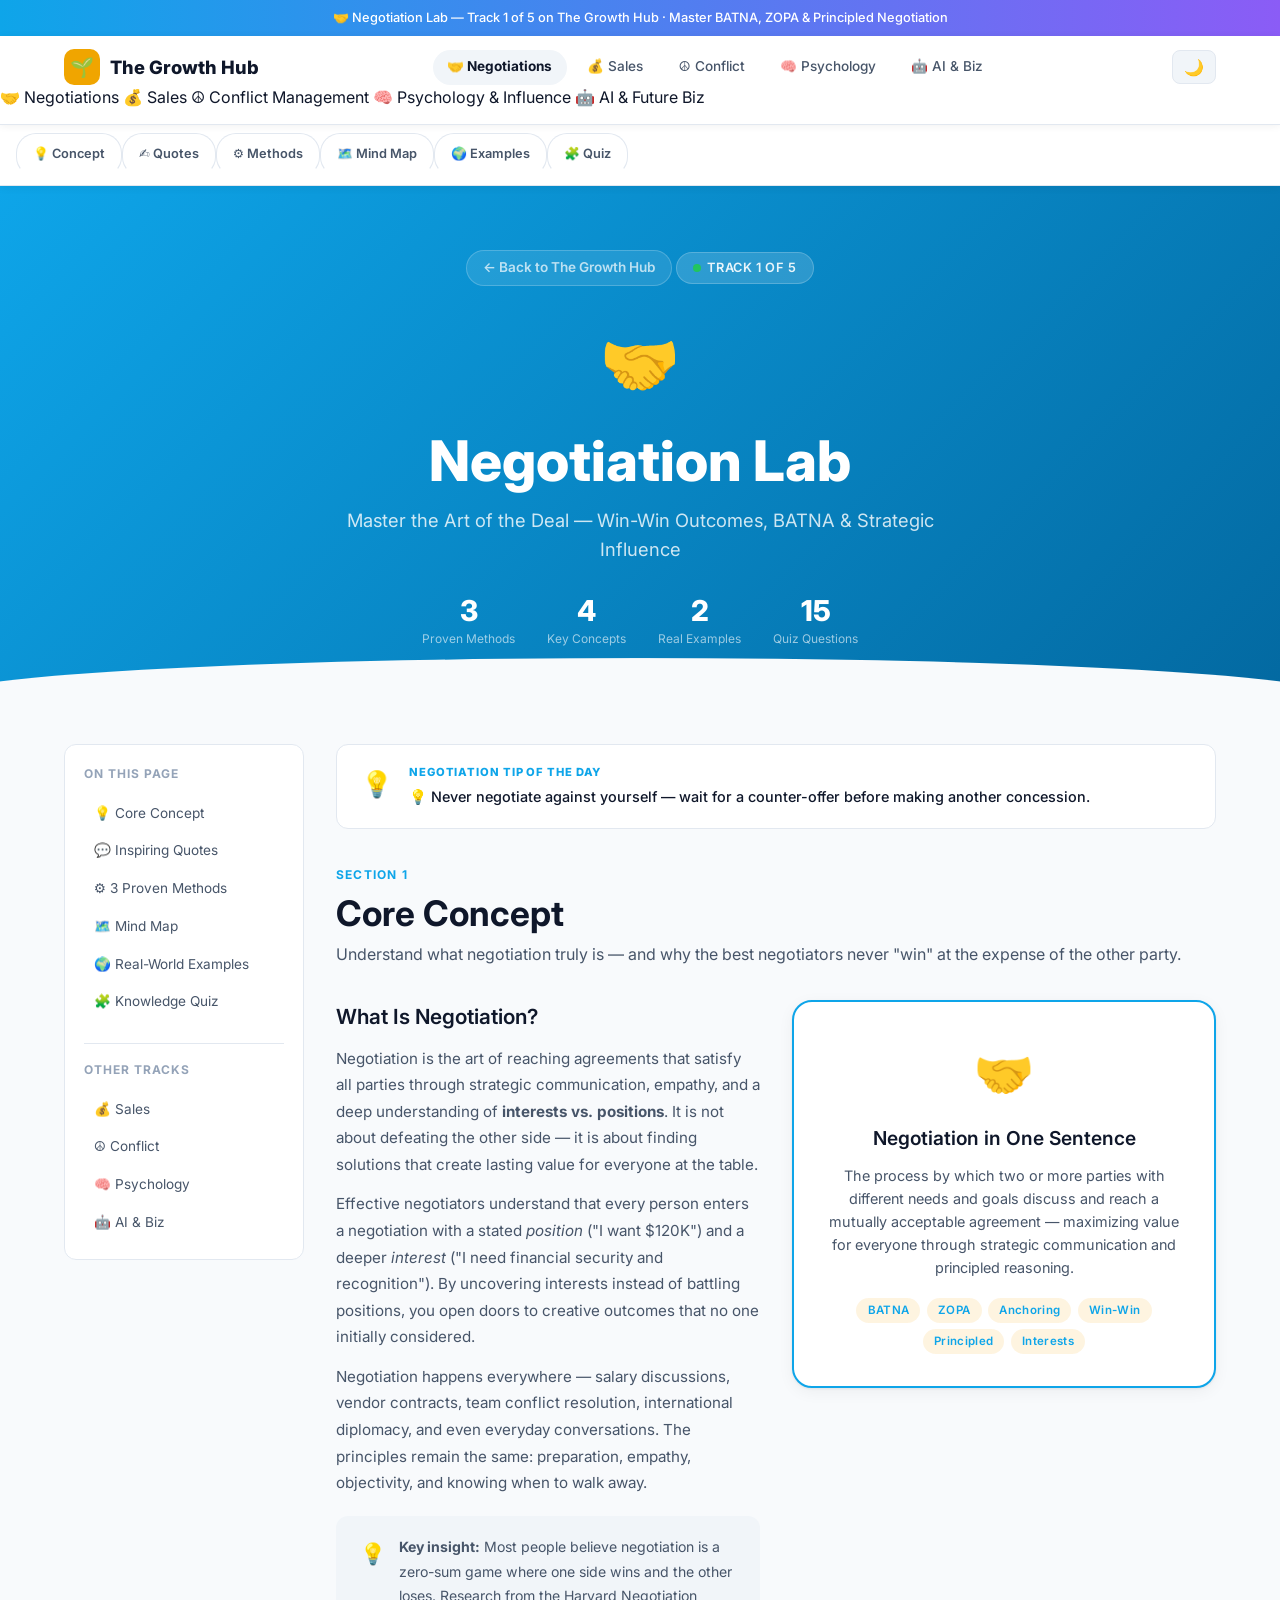
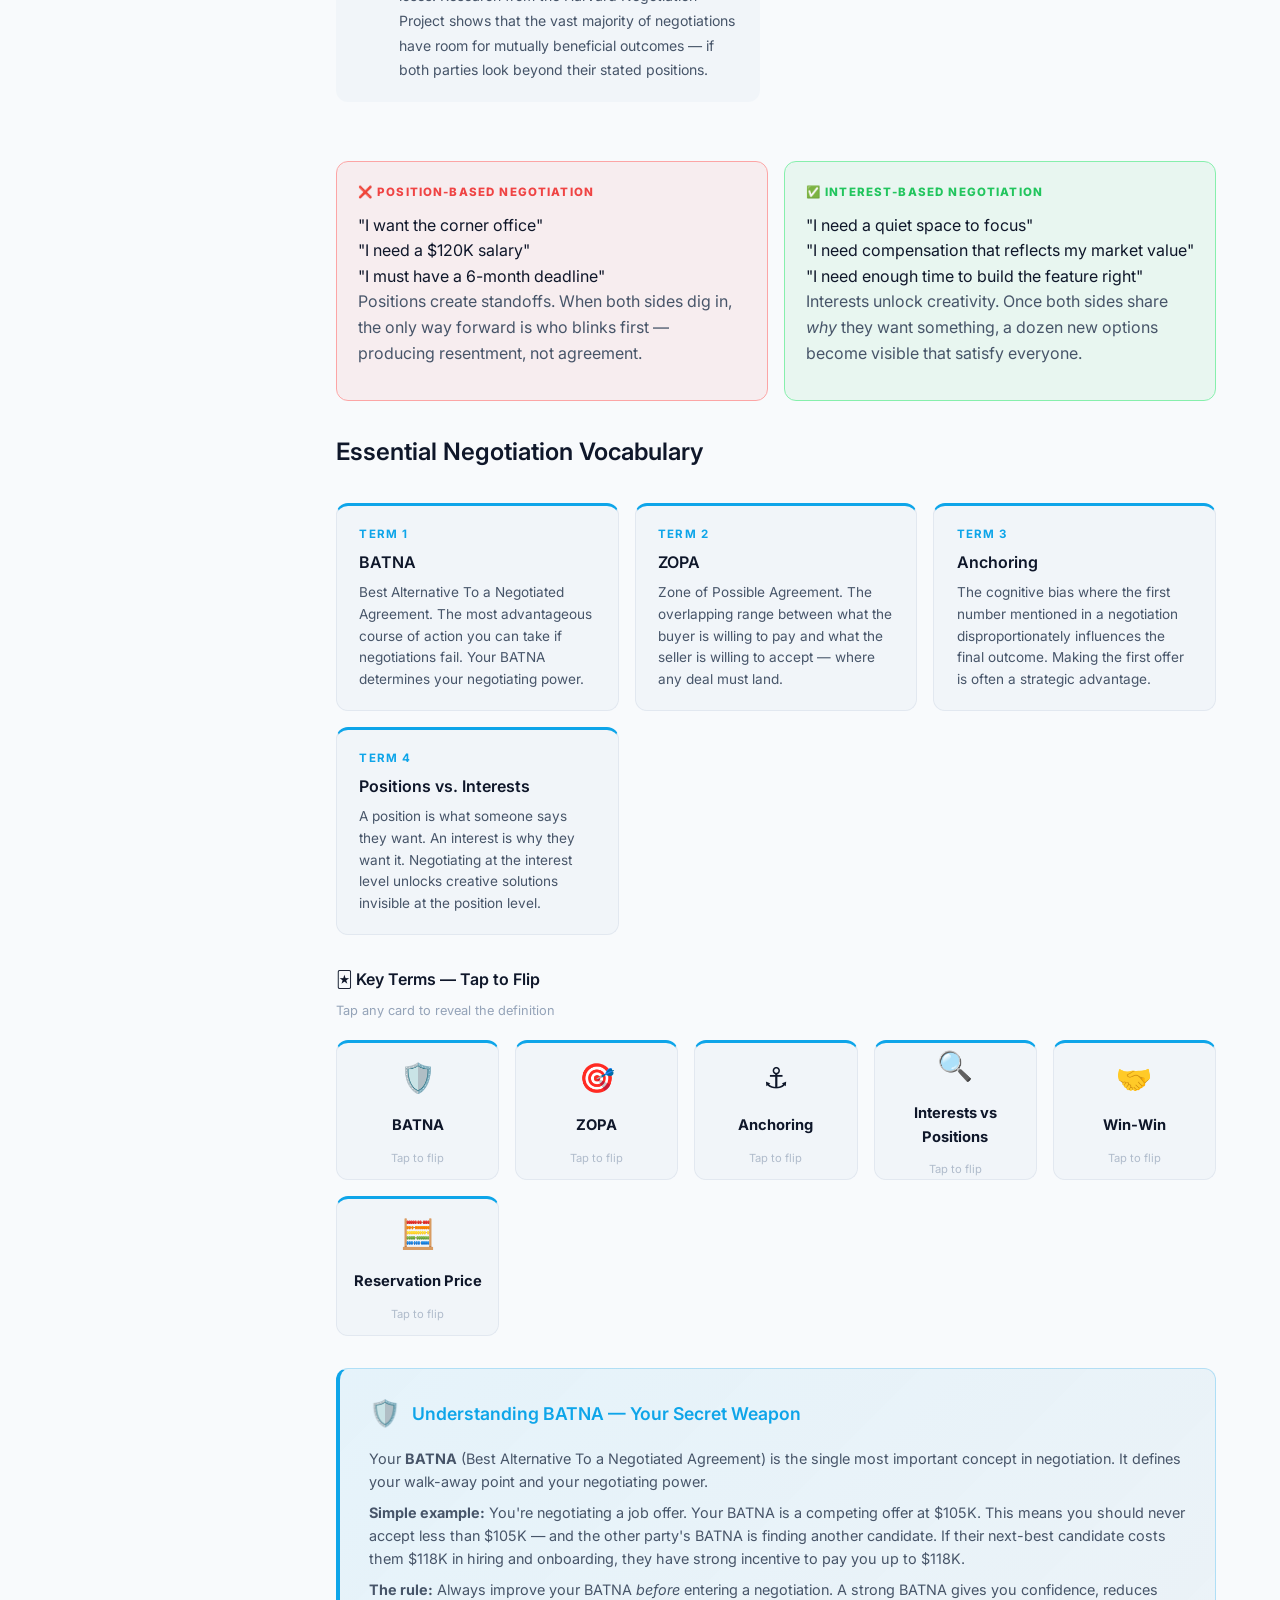
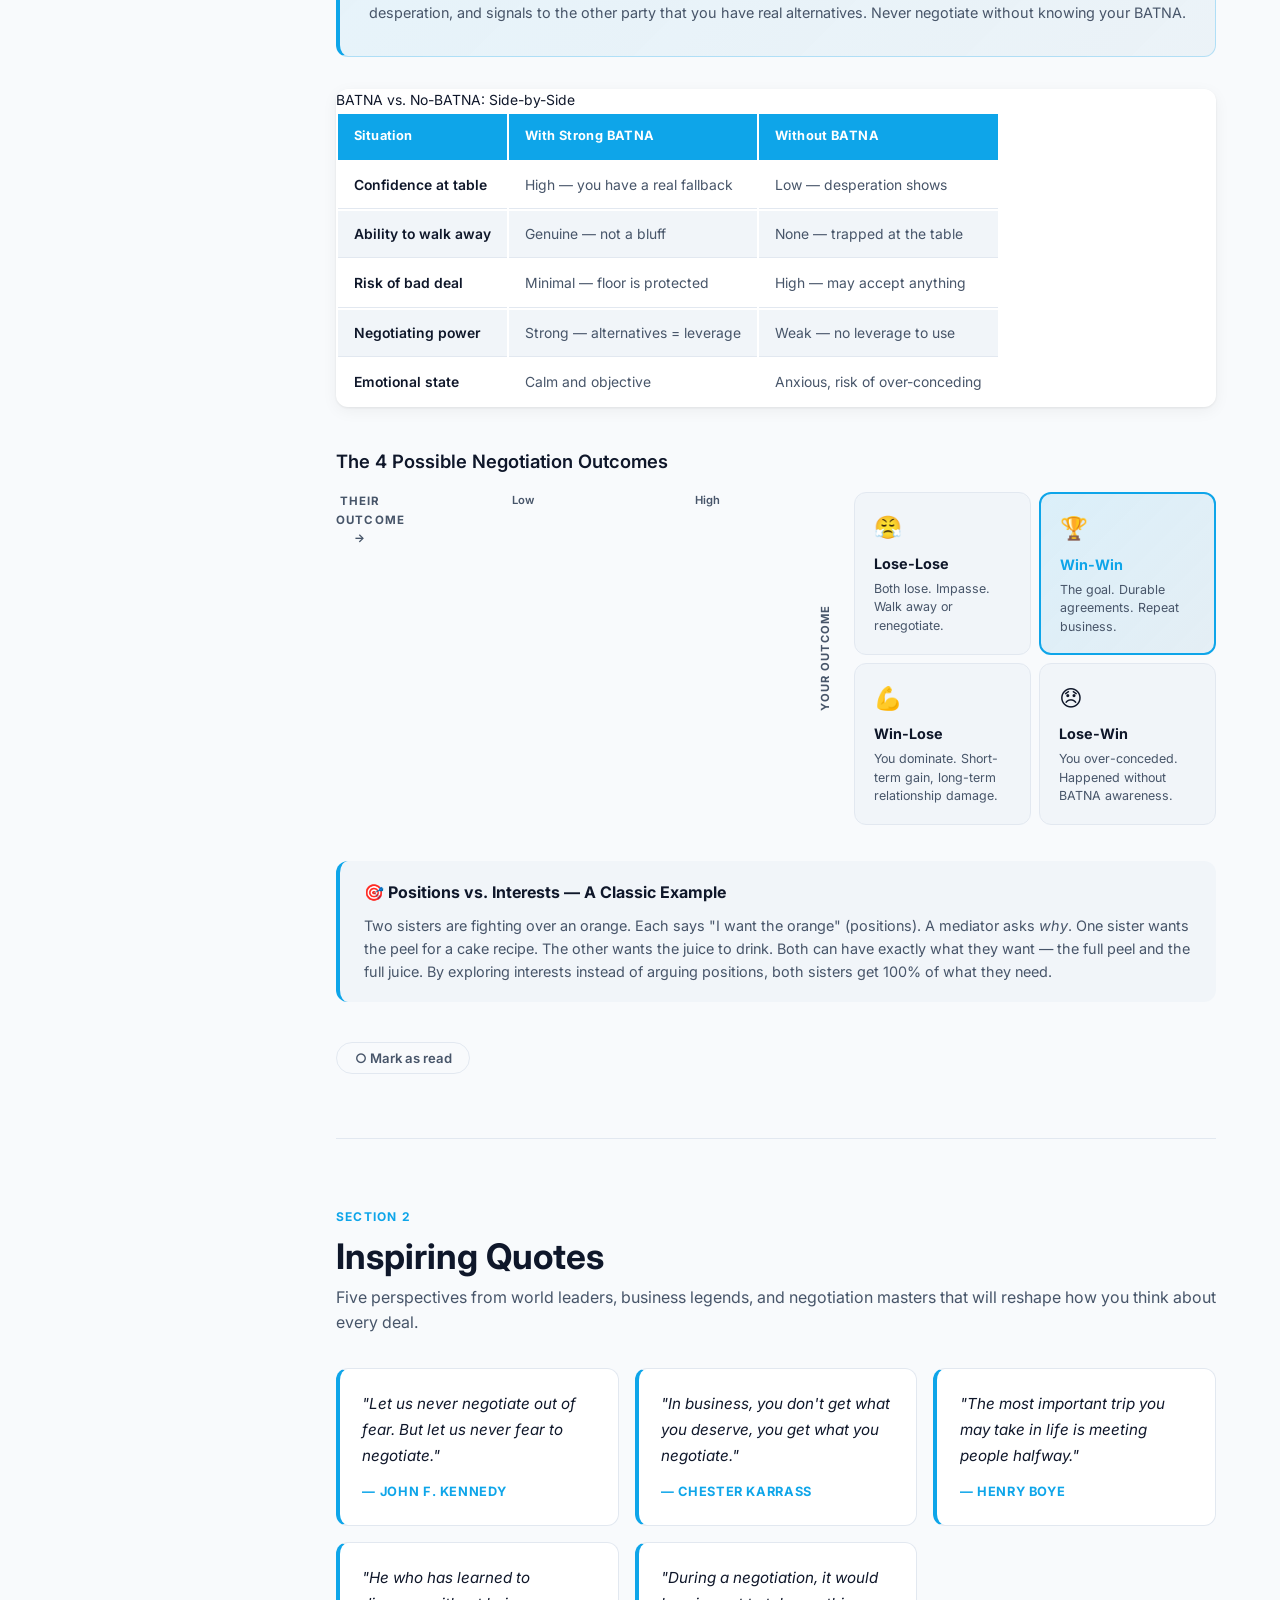
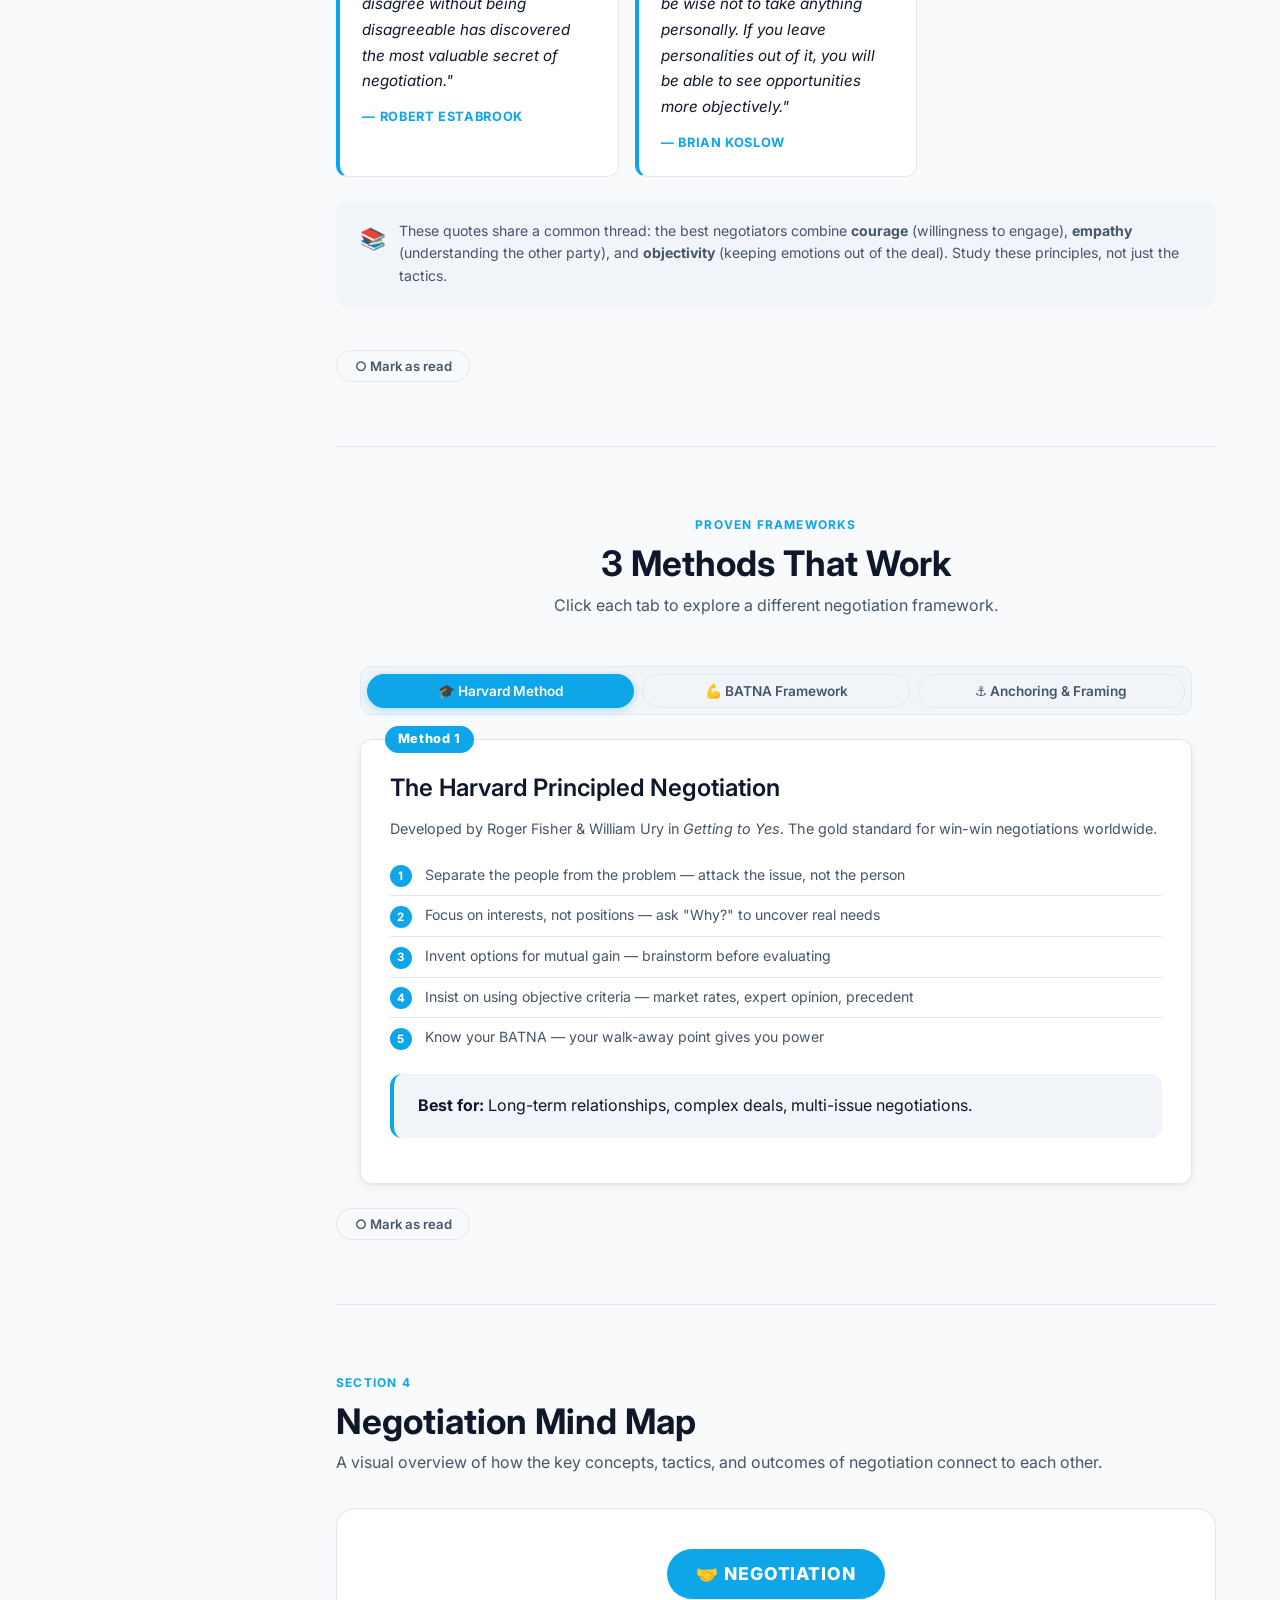
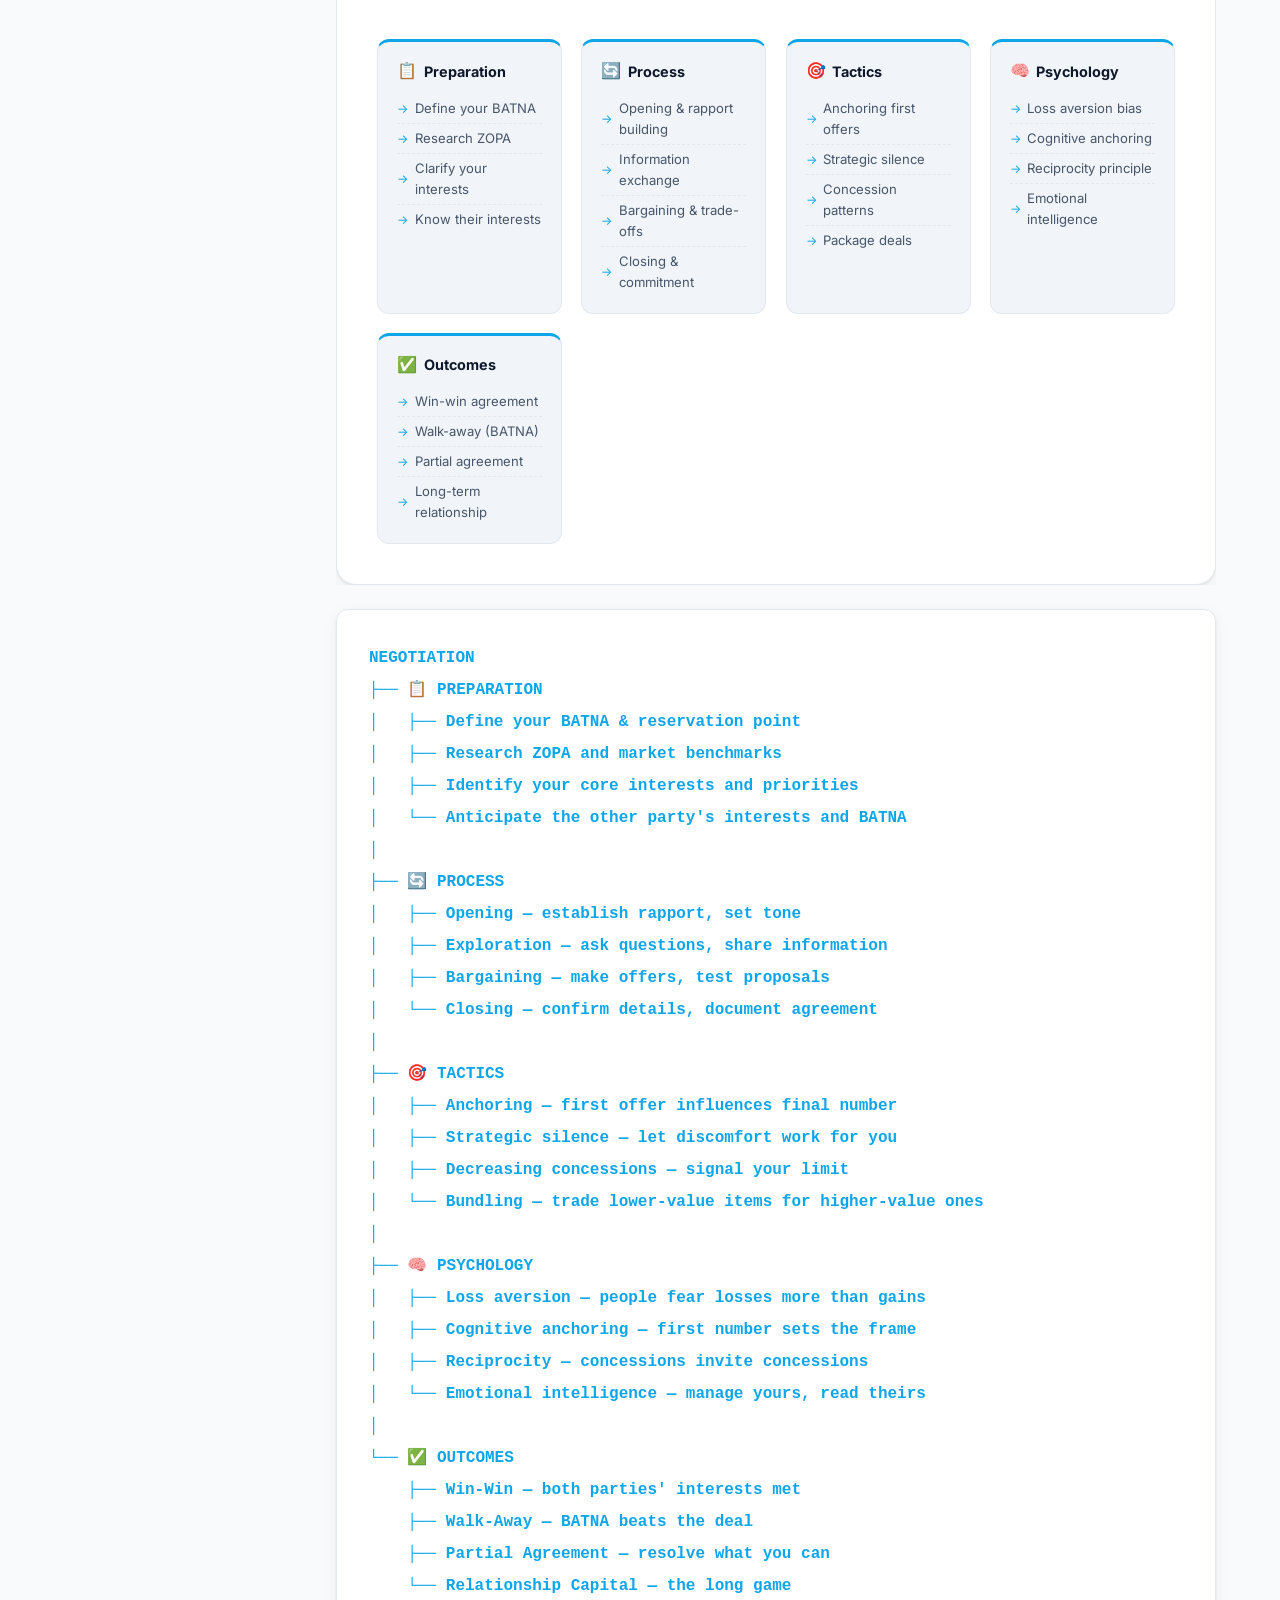
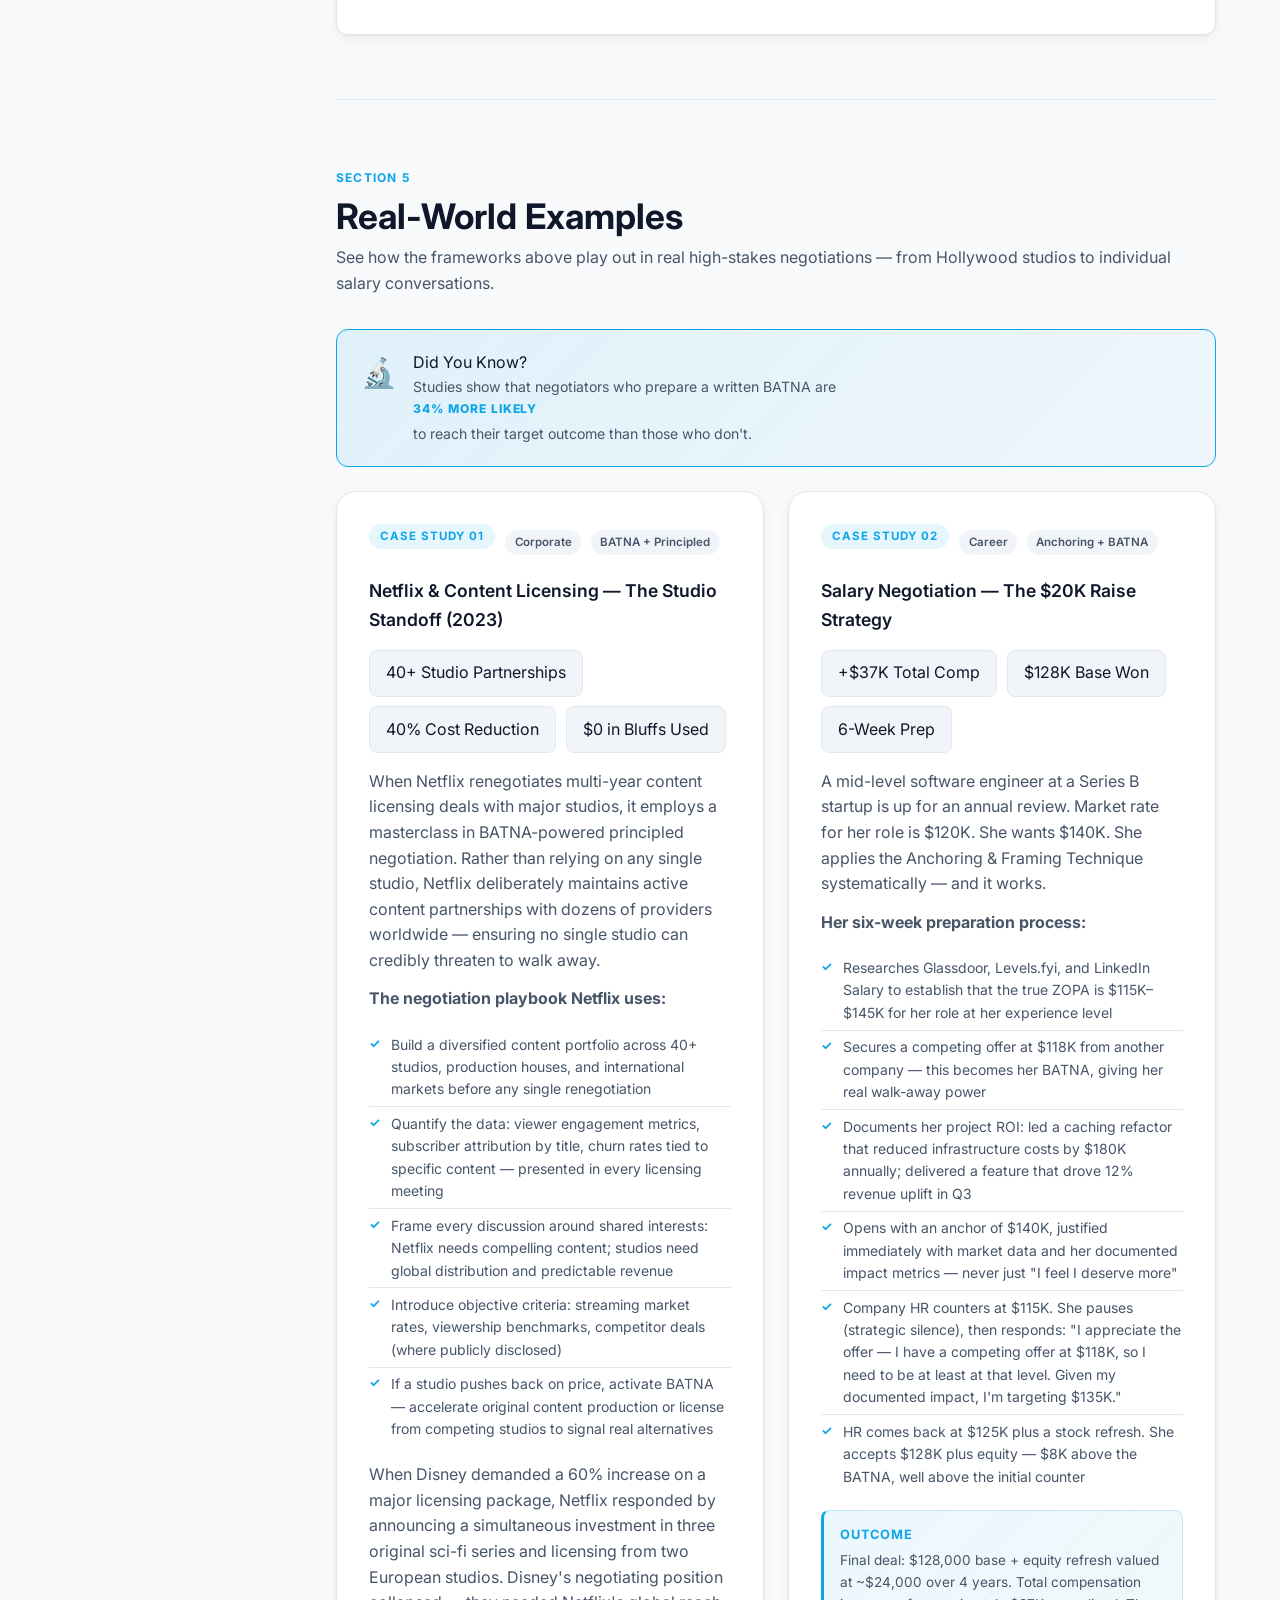
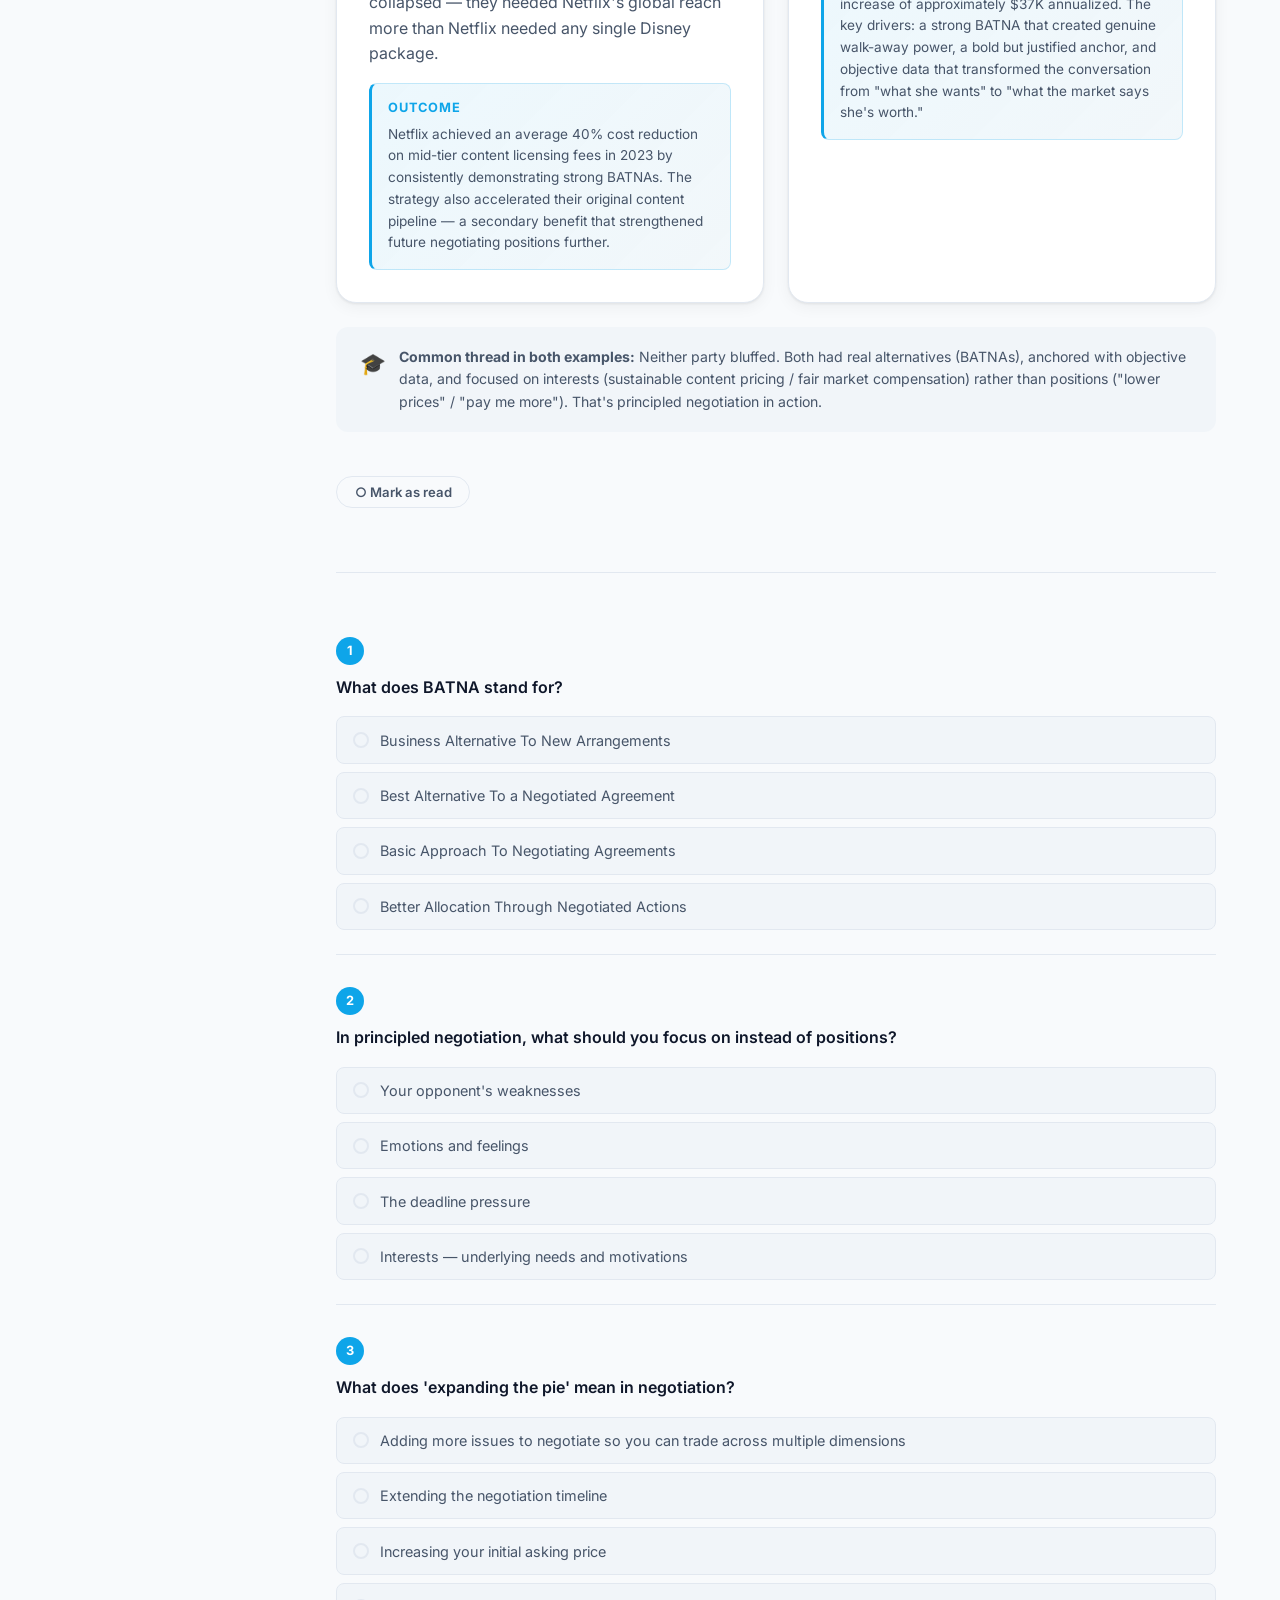
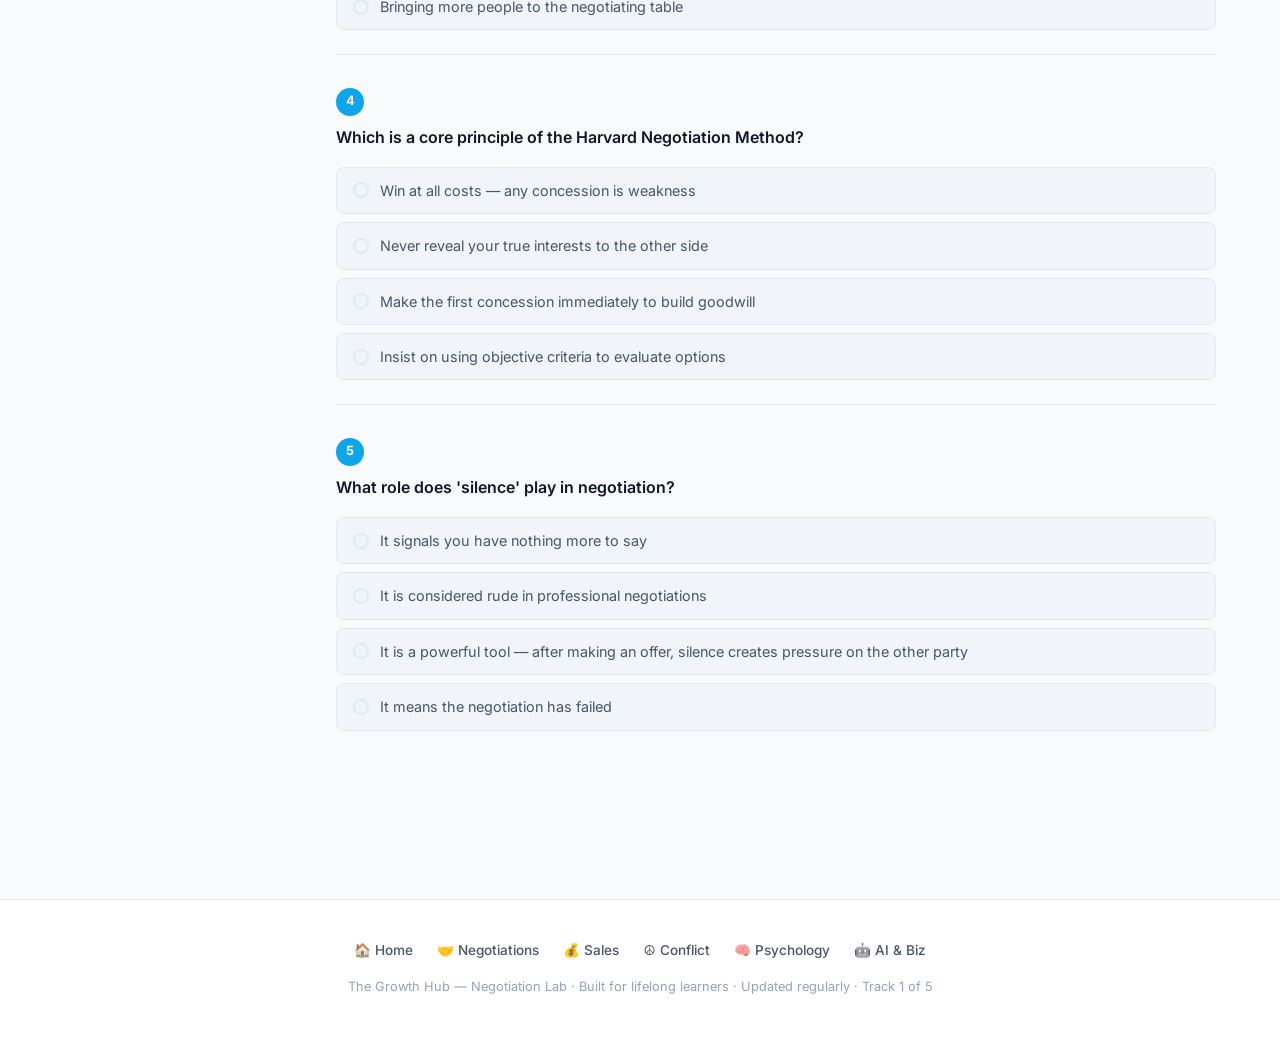
<file: negotiations/index.html>
<!DOCTYPE html>
<html lang="en">
<head>
  <meta charset="UTF-8" />
  <meta name="viewport" content="width=device-width, initial-scale=1.0" />
  <title>Negotiation Lab — The Growth Hub</title>
  <meta name="description" content="Master the art of the deal — BATNA, ZOPA, Harvard principled negotiation, anchoring, and win-win strategies for every professional situation." />
  <link rel="stylesheet" href="../css/styles.css" />
  <link rel="preconnect" href="https://fonts.googleapis.com" />
  <link href="https://fonts.googleapis.com/css2?family=Inter:wght@400;500;600;700;800&display=swap" rel="stylesheet" />
  <style>
    :root {
      --site-color: #0ea5e9;
      --site-dark: #0369a1;
    }

    /* ---- Key Terms Grid ---- */
    .key-terms-grid {
      display: grid;
      grid-template-columns: repeat(auto-fit, minmax(220px, 1fr));
      gap: 1rem;
      margin-top: 2rem;
    }

    .key-term-card {
      background: var(--bg-sidebar);
      border: 1px solid var(--border);
      border-radius: var(--radius);
      padding: 1.2rem 1.4rem;
      border-top: 3px solid var(--site-color);
      transition: box-shadow 0.2s;
    }

    .key-term-card:hover { box-shadow: var(--shadow-hover); }

    .key-term-label {
      font-size: 0.72rem;
      font-weight: 700;
      letter-spacing: 0.1em;
      text-transform: uppercase;
      color: var(--site-color);
      margin-bottom: 0.4rem;
    }

    .key-term-card h4 {
      font-size: 1rem;
      margin-bottom: 0.4rem;
      color: var(--text-primary);
    }

    .key-term-card p {
      font-size: 0.85rem;
      margin-bottom: 0;
    }

    /* ---- BATNA Highlight ---- */
    .batna-highlight {
      background: linear-gradient(135deg, rgba(14,165,233,0.08) 0%, rgba(3,105,161,0.05) 100%);
      border: 1px solid rgba(14,165,233,0.25);
      border-left: 4px solid var(--site-color);
      border-radius: var(--radius);
      padding: 1.5rem 1.8rem;
      margin-top: 2rem;
    }

    .batna-highlight .batna-head {
      display: flex;
      align-items: center;
      gap: 0.7rem;
      margin-bottom: 0.8rem;
    }

    .batna-highlight .batna-icon {
      font-size: 1.6rem;
    }

    .batna-highlight h4 {
      font-size: 1.1rem;
      color: var(--site-color);
      margin: 0;
    }

    .batna-highlight p {
      font-size: 0.9rem;
      margin-bottom: 0.5rem;
    }

    /* ---- Methods grid ---- */
    .methods-grid {
      display: grid;
      grid-template-columns: repeat(auto-fit, minmax(300px, 1fr));
      gap: 2rem;
      margin-top: 1rem;
    }

    /* ---- Mind Map Enhancement ---- */
    .mindmap-container {
      overflow-x: auto;
    }

    .mindmap-visual {
      background: var(--bg-card);
      border: 1px solid var(--border);
      border-radius: var(--radius-lg);
      padding: 2.5rem;
      box-shadow: var(--shadow);
    }

    .mm-root {
      text-align: center;
      margin-bottom: 2.5rem;
    }

    .mm-root-node {
      display: inline-flex;
      align-items: center;
      gap: 0.6rem;
      background: var(--site-color);
      color: white;
      font-weight: 800;
      font-size: 1.1rem;
      padding: 0.7rem 1.8rem;
      border-radius: 30px;
      letter-spacing: 0.05em;
    }

    .mm-branches {
      display: grid;
      grid-template-columns: repeat(auto-fit, minmax(180px, 1fr));
      gap: 1.2rem;
    }

    .mm-branch-group {
      background: var(--bg-sidebar);
      border: 1px solid var(--border);
      border-radius: var(--radius);
      padding: 1rem 1.2rem;
      border-top: 3px solid var(--site-color);
    }

    .mm-branch-title {
      font-weight: 700;
      font-size: 0.9rem;
      color: var(--text-primary);
      margin-bottom: 0.6rem;
      display: flex;
      align-items: center;
      gap: 0.4rem;
    }

    .mm-branch-title .mm-icon { font-size: 1rem; }

    .mm-leaves {
      list-style: none;
      padding: 0;
      margin: 0;
    }

    .mm-leaves li {
      font-size: 0.82rem;
      color: var(--text-secondary);
      padding: 0.25rem 0;
      border-bottom: 1px dashed var(--border);
      display: flex;
      align-items: center;
      gap: 0.4rem;
    }

    .mm-leaves li:last-child { border-bottom: none; }

    .mm-leaves li::before {
      content: '→';
      color: var(--site-color);
      font-size: 0.75rem;
      flex-shrink: 0;
    }

    /* ---- Examples layout ---- */
    .examples-grid {
      display: grid;
      grid-template-columns: repeat(auto-fit, minmax(320px, 1fr));
      gap: 1.5rem;
    }

    .example-card {
      background: var(--bg-card);
      border: 1px solid var(--border);
      border-radius: var(--radius-lg);
      padding: 2rem;
      box-shadow: var(--shadow);
      transition: box-shadow 0.2s;
    }

    .example-card:hover { box-shadow: var(--shadow-hover); }

    .example-meta {
      display: flex;
      align-items: center;
      gap: 0.6rem;
      margin-bottom: 1rem;
    }

    .example-label {
      display: inline-block;
      font-size: 0.72rem;
      font-weight: 700;
      letter-spacing: 0.08em;
      text-transform: uppercase;
      color: var(--site-color);
      background: rgba(14,165,233,0.1);
      padding: 0.2rem 0.7rem;
      border-radius: 20px;
    }

    .example-tag {
      display: inline-block;
      font-size: 0.72rem;
      font-weight: 600;
      padding: 0.2rem 0.6rem;
      border-radius: 20px;
      background: var(--bg-sidebar);
      color: var(--text-secondary);
    }

    .example-card h4 {
      font-size: 1.1rem;
      margin-bottom: 0.7rem;
      color: var(--text-primary);
    }

    .example-steps {
      margin: 1rem 0;
      padding-left: 0;
      list-style: none;
    }

    .example-steps li {
      font-size: 0.875rem;
      color: var(--text-secondary);
      padding: 0.35rem 0;
      padding-left: 1.4rem;
      position: relative;
      border-bottom: 1px solid var(--border);
    }

    .example-steps li:last-child { border-bottom: none; }

    .example-steps li::before {
      content: '✓';
      position: absolute;
      left: 0;
      color: var(--site-color);
      font-weight: 700;
      font-size: 0.8rem;
    }

    .outcome-box {
      background: linear-gradient(135deg, rgba(14,165,233,0.08), rgba(3,105,161,0.05));
      border: 1px solid rgba(14,165,233,0.2);
      border-left: 3px solid var(--site-color);
      border-radius: var(--radius-sm);
      padding: 0.9rem 1rem;
      margin-top: 1rem;
      font-size: 0.85rem;
      color: var(--text-secondary);
    }

    .outcome-box strong {
      color: var(--text-primary);
      display: block;
      margin-bottom: 0.3rem;
      font-size: 0.8rem;
      text-transform: uppercase;
      letter-spacing: 0.06em;
      color: var(--site-color);
    }

    /* ---- Concept Section Layout ---- */
    .concept-intro {
      display: grid;
      grid-template-columns: 1fr 1fr;
      gap: 2rem;
      align-items: start;
      margin-bottom: 2.5rem;
    }

    @media (max-width: 768px) {
      .concept-intro { grid-template-columns: 1fr; }
    }

    .concept-text h3 {
      font-size: 1.3rem;
      margin-bottom: 0.8rem;
    }

    .concept-text p {
      font-size: 0.95rem;
      line-height: 1.75;
    }

    .concept-box {
      background: var(--bg-card);
      border: 2px solid var(--site-color);
      border-radius: var(--radius-lg);
      padding: 2rem;
      text-align: center;
      box-shadow: var(--shadow);
    }

    .concept-box .big-icon {
      font-size: 3rem;
      margin-bottom: 0.8rem;
      display: block;
    }

    .concept-box h3 {
      font-size: 1.2rem;
      margin-bottom: 0.6rem;
    }

    .concept-box p {
      font-size: 0.9rem;
      margin-bottom: 0;
    }

    /* ---- Section Dividers ---- */
    .section-divider {
      height: 1px;
      background: var(--border);
      margin: 0;
    }

    /* ---- Quiz Override for this page ---- */
    .quiz-container {
      background: var(--bg-card);
      border: 1px solid var(--border);
      border-radius: var(--radius-lg);
      padding: 2.5rem;
      box-shadow: var(--shadow);
    }

    /* ---- Insight callout ---- */
    .insight-callout {
      background: var(--bg-sidebar);
      border-radius: var(--radius);
      padding: 1.2rem 1.5rem;
      margin: 1.2rem 0;
      display: flex;
      gap: 0.8rem;
      align-items: flex-start;
    }

    .insight-callout .ic-icon {
      font-size: 1.3rem;
      flex-shrink: 0;
      margin-top: 0.1rem;
    }

    .insight-callout p {
      margin: 0;
      font-size: 0.88rem;
      color: var(--text-secondary);
    }

    /* ---- Progress indicator in hero ---- */
    .hero-stats {
      display: flex;
      justify-content: center;
      gap: 2rem;
      margin-top: 2rem;
      flex-wrap: wrap;
    }

    .hero-stat {
      text-align: center;
      color: rgba(255,255,255,0.85);
    }

    .hero-stat .hs-num {
      display: block;
      font-size: 1.8rem;
      font-weight: 800;
      color: white;
      line-height: 1;
    }

    .hero-stat .hs-label {
      font-size: 0.75rem;
      opacity: 0.7;
      margin-top: 0.2rem;
    }

    /* ---- Quiz Bank UI ---- */
    .quiz-bank-label {
      display: flex;
      align-items: center;
      justify-content: space-between;
      flex-wrap: wrap;
      gap: 0.8rem;
      margin-bottom: 1.5rem;
      padding-bottom: 1rem;
      border-bottom: 1px solid var(--border);
    }

    .quiz-bank-label span {
      font-size: 0.85rem;
      color: var(--text-secondary);
      font-style: italic;
    }

    .quiz-refresh-btn {
      background: rgba(14,165,233,0.1);
      border: 1px solid rgba(14,165,233,0.3);
      color: var(--site-color);
      font-size: 0.82rem;
      font-weight: 600;
      padding: 0.4rem 0.9rem;
      border-radius: 20px;
      cursor: pointer;
      transition: background 0.2s, box-shadow 0.2s;
    }

    .quiz-refresh-btn:hover {
      background: rgba(14,165,233,0.2);
      box-shadow: 0 2px 8px rgba(14,165,233,0.2);
    }

    /* ---- 2x2 Matrix ---- */
    .matrix-2x2-wrapper {
      margin-top: 2rem;
    }

    .matrix-2x2-wrapper h3 {
      font-size: 1.15rem;
      margin-bottom: 1rem;
    }

    .matrix-axis-labels {
      position: relative;
    }

    .matrix-x-label {
      text-align: center;
      font-size: 0.72rem;
      font-weight: 700;
      letter-spacing: 0.1em;
      text-transform: uppercase;
      color: var(--text-secondary);
      margin-bottom: 0.4rem;
    }

    .matrix-x-sublabels {
      display: grid;
      grid-template-columns: 40px 1fr 1fr;
      gap: 0;
      margin-bottom: 0.3rem;
      padding-left: 0;
    }

    .matrix-x-sublabels span {
      text-align: center;
      font-size: 0.7rem;
      color: var(--text-secondary);
      font-weight: 600;
    }

    .matrix-x-sublabels span:first-child { visibility: hidden; }

    .matrix-inner {
      display: grid;
      grid-template-columns: 40px 1fr 1fr;
      grid-template-rows: 1fr 1fr;
      gap: 0.5rem;
      align-items: stretch;
    }

    .matrix-y-label-wrap {
      grid-column: 1;
      grid-row: 1 / 3;
      display: flex;
      align-items: center;
      justify-content: center;
    }

    .matrix-y-label {
      writing-mode: vertical-rl;
      text-orientation: mixed;
      transform: rotate(180deg);
      font-size: 0.7rem;
      font-weight: 700;
      letter-spacing: 0.1em;
      text-transform: uppercase;
      color: var(--text-secondary);
    }

    .matrix-cell {
      background: var(--bg-sidebar);
      border: 1px solid var(--border);
      border-radius: var(--radius);
      padding: 1rem 1.2rem;
      min-height: 100px;
    }

    .matrix-cell.highlight {
      background: linear-gradient(135deg, rgba(14,165,233,0.12), rgba(3,105,161,0.08));
      border: 2px solid var(--site-color);
    }

    .matrix-cell .mc-emoji {
      font-size: 1.4rem;
      display: block;
      margin-bottom: 0.4rem;
    }

    .matrix-cell .mc-title {
      font-weight: 700;
      font-size: 0.9rem;
      color: var(--text-primary);
      margin-bottom: 0.3rem;
    }

    .matrix-cell.highlight .mc-title {
      color: var(--site-color);
    }

    .matrix-cell .mc-desc {
      font-size: 0.78rem;
      color: var(--text-secondary);
      line-height: 1.5;
    }

    @media (max-width: 600px) {
      .matrix-inner {
        grid-template-columns: 28px 1fr 1fr;
      }
      .matrix-cell { padding: 0.8rem; }
    }

    /* ---- Sticky Section Nav ---- */
    .sticky-section-nav {
      position: sticky;
      top: 0;
      z-index: 90;
      background: var(--bg-card);
      border-bottom: 1px solid var(--border);
      display: flex;
      gap: 0;
      overflow-x: auto;
      scrollbar-width: none;
      -ms-overflow-style: none;
      box-shadow: 0 2px 8px rgba(0,0,0,0.06);
    }
    .sticky-section-nav::-webkit-scrollbar { display: none; }
    .sticky-section-nav a {
      flex-shrink: 0;
      padding: 0.65rem 1rem;
      font-size: 0.8rem;
      font-weight: 600;
      color: var(--text-secondary);
      text-decoration: none;
      border-bottom: 2px solid transparent;
      transition: color 0.2s, border-color 0.2s;
      white-space: nowrap;
    }
    .sticky-section-nav a:hover,
    .sticky-section-nav a.active {
      color: var(--site-color);
      border-bottom-color: var(--site-color);
    }

    /* ---- Methods Tab Container ---- */
    .methods-tab-container {
      margin-top: 1.5rem;
    }
    .methods-tabs {
      display: flex;
      gap: 0.5rem;
      flex-wrap: wrap;
      margin-bottom: 1.5rem;
    }
    .method-tab-btn {
      background: var(--bg-sidebar);
      border: 1px solid var(--border);
      color: var(--text-secondary);
      font-size: 0.85rem;
      font-weight: 600;
      padding: 0.5rem 1.1rem;
      border-radius: 30px;
      cursor: pointer;
      transition: background 0.2s, color 0.2s, border-color 0.2s, box-shadow 0.2s;
    }
    .method-tab-btn:hover {
      background: rgba(14,165,233,0.08);
      color: var(--site-color);
      border-color: var(--site-color);
    }
    .method-tab-btn.active {
      background: var(--site-color);
      color: #fff;
      border-color: var(--site-color);
      box-shadow: 0 2px 8px rgba(14,165,233,0.3);
    }
    .method-tab-panel {
      display: none;
    }
    .method-tab-panel.active {
      display: block;
    }

    /* ---- Flip Cards ---- */
    .flip-grid {
      display: grid;
      grid-template-columns: repeat(auto-fill, minmax(160px, 1fr));
      gap: 1rem;
      margin-bottom: 1.5rem;
    }
    .flip-card {
      height: 140px;
      perspective: 800px;
      cursor: pointer;
    }
    .flip-card-inner {
      position: relative;
      width: 100%;
      height: 100%;
      transform-style: preserve-3d;
      transition: transform 0.5s ease;
    }
    .flip-card.flipped .flip-card-inner {
      transform: rotateY(180deg);
    }
    .flip-card-front,
    .flip-card-back {
      position: absolute;
      width: 100%;
      height: 100%;
      backface-visibility: hidden;
      -webkit-backface-visibility: hidden;
      border-radius: var(--radius);
      border: 1px solid var(--border);
      display: flex;
      flex-direction: column;
      align-items: center;
      justify-content: center;
      padding: 0.8rem;
      text-align: center;
    }
    .flip-card-front {
      background: var(--bg-sidebar);
      border-top: 3px solid var(--site-color);
    }
    .flip-card-back {
      background: linear-gradient(135deg, rgba(14,165,233,0.1), rgba(3,105,161,0.06));
      border-color: rgba(14,165,233,0.3);
      transform: rotateY(180deg);
      font-size: 0.8rem;
      color: var(--text-secondary);
      line-height: 1.5;
    }
    .fc-icon { font-size: 1.5rem; margin-bottom: 0.3rem; }
    .fc-term { font-size: 0.85rem; font-weight: 700; color: var(--text-primary); }
    .fc-hint { font-size: 0.7rem; color: var(--text-muted, var(--text-secondary)); margin-top: 0.25rem; opacity: 0.7; }

    /* ---- Mark as Read Button ---- */
    .section-complete-btn {
      display: inline-flex;
      align-items: center;
      gap: 0.4rem;
      margin-top: 1.5rem;
      padding: 0.45rem 1.1rem;
      font-size: 0.82rem;
      font-weight: 600;
      background: transparent;
      border: 1px solid var(--border);
      color: var(--text-secondary);
      border-radius: 30px;
      cursor: pointer;
      transition: background 0.2s, color 0.2s, border-color 0.2s;
    }
    .section-complete-btn:hover {
      background: rgba(14,165,233,0.08);
      color: var(--site-color);
      border-color: var(--site-color);
    }
    .section-complete-btn.done {
      background: rgba(34,197,94,0.1);
      color: #16a34a;
      border-color: #86efac;
    }
  </style>
</head>
<body>

  <!-- Update Banner -->
  <div class="update-banner">
    🤝 Negotiation Lab — Track 1 of 5 on The Growth Hub · Master BATNA, ZOPA &amp; Principled Negotiation
  </div>

  <!-- Navbar -->
  <nav class="navbar">
    <div class="container">
      <a href="../index.html" class="navbar-brand">
        <span class="brand-icon">🌱</span>
        The Growth Hub
      </a>
      <div class="navbar-links">
        <a href="../negotiations/index.html" class="active">🤝 Negotiations</a>
        <a href="../sales/index.html">💰 Sales</a>
        <a href="../conflict/index.html">☮️ Conflict</a>
        <a href="../psychology/index.html">🧠 Psychology</a>
        <a href="../ai-trends/index.html">🤖 AI &amp; Biz</a>
      </div>
      <div class="navbar-actions">
        <button class="btn-theme" id="theme-toggle" onclick="toggleTheme()" title="Toggle theme">🌙</button>
        <button class="mobile-menu-btn" id="mobile-menu-btn">☰</button>
      </div>
    </div>
    <div class="navbar-mobile-menu" id="navbar-mobile-menu">
      <a href="../negotiations/index.html">🤝 Negotiations</a>
      <a href="../sales/index.html">💰 Sales</a>
      <a href="../conflict/index.html">☮️ Conflict Management</a>
      <a href="../psychology/index.html">🧠 Psychology &amp; Influence</a>
      <a href="../ai-trends/index.html">🤖 AI &amp; Future Biz</a>
    </div>
  </nav>

  <div class="sticky-section-nav" id="sticky-nav">
    <a href="#concept">💡 Concept</a>
    <a href="#quotes">✍️ Quotes</a>
    <a href="#methods">⚙️ Methods</a>
    <a href="#mindmap">🗺️ Mind Map</a>
    <a href="#examples">🌍 Examples</a>
    <a href="#quiz">🧩 Quiz</a>
  </div>

  <!-- Hero -->
  <section class="subsite-hero">
    <div class="container">
      <a href="../index.html" class="back-to-hub fade-in">← Back to The Growth Hub</a>
      <div class="hero-badge fade-in fade-in-delay-1">
        <span class="dot"></span> Track 1 of 5
      </div>
      <span class="hero-icon fade-in fade-in-delay-1">🤝</span>
      <h1 class="fade-in fade-in-delay-2">Negotiation Lab</h1>
      <p class="fade-in fade-in-delay-2" style="font-size:1.15rem; max-width:620px; margin: 0.8rem auto 0;">
        Master the Art of the Deal — Win-Win Outcomes, BATNA &amp; Strategic Influence
      </p>
      <div class="hero-stats fade-in fade-in-delay-3">
        <div class="hero-stat">
          <span class="hs-num">3</span>
          <div class="hs-label">Proven Methods</div>
        </div>
        <div class="hero-stat">
          <span class="hs-num">4</span>
          <div class="hs-label">Key Concepts</div>
        </div>
        <div class="hero-stat">
          <span class="hs-num">2</span>
          <div class="hs-label">Real Examples</div>
        </div>
        <div class="hero-stat">
          <span class="hs-num">15</span>
          <div class="hs-label">Quiz Questions</div>
        </div>
      </div>
    </div>
  </section>

  <!-- Main Layout: TOC + Content -->
  <div class="container" style="padding-top: 3rem; padding-bottom: 1rem;">
    <div class="page-layout">

      <!-- TOC Sidebar -->
      <aside class="toc-sidebar">
        <div class="toc-title">On This Page</div>
        <nav class="toc-list">
          <a href="#concept" id="toc-concept">💡 Core Concept</a>
          <a href="#quotes" id="toc-quotes">💬 Inspiring Quotes</a>
          <a href="#methods" id="toc-methods">⚙️ 3 Proven Methods</a>
          <a href="#mindmap" id="toc-mindmap">🗺️ Mind Map</a>
          <a href="#examples" id="toc-examples">🌍 Real-World Examples</a>
          <a href="#quiz" id="toc-quiz">🧩 Knowledge Quiz</a>
        </nav>
        <div style="margin-top: 1.5rem; padding-top: 1rem; border-top: 1px solid var(--border);">
          <div class="toc-title">Other Tracks</div>
          <nav class="toc-list">
            <a href="../sales/index.html">💰 Sales</a>
            <a href="../conflict/index.html">☮️ Conflict</a>
            <a href="../psychology/index.html">🧠 Psychology</a>
            <a href="../ai-trends/index.html">🤖 AI &amp; Biz</a>
          </nav>
        </div>
      </aside>

      <!-- Main Content -->
      <main>

        <!-- Tip Rotator -->
        <div class="tip-rotator">
          <span class="tip-icon">💡</span>
          <div>
            <div class="tip-label">Negotiation Tip of the Day</div>
            <div class="tip-text" id="tip-text">Loading tip...</div>
          </div>
        </div>

        <!-- ============================================================
             SECTION 1 — Core Concept
        ============================================================ -->
        <section id="concept" class="reveal" style="margin-bottom: 4rem;">
          <div class="section-header" style="text-align:left; margin-bottom: 2rem;">
            <span class="section-label">Section 1</span>
            <h2>Core Concept</h2>
            <p style="max-width:none;">Understand what negotiation truly is — and why the best negotiators never "win" at the expense of the other party.</p>
          </div>

          <div class="concept-intro">
            <div class="concept-text">
              <h3>What Is Negotiation?</h3>
              <p>
                Negotiation is the art of reaching agreements that satisfy all parties through strategic communication, empathy, and a deep understanding of <strong>interests vs. positions</strong>. It is not about defeating the other side — it is about finding solutions that create lasting value for everyone at the table.
              </p>
              <p>
                Effective negotiators understand that every person enters a negotiation with a stated <em>position</em> ("I want $120K") and a deeper <em>interest</em> ("I need financial security and recognition"). By uncovering interests instead of battling positions, you open doors to creative outcomes that no one initially considered.
              </p>
              <p>
                Negotiation happens everywhere — salary discussions, vendor contracts, team conflict resolution, international diplomacy, and even everyday conversations. The principles remain the same: preparation, empathy, objectivity, and knowing when to walk away.
              </p>
              <div class="insight-callout">
                <span class="ic-icon">💡</span>
                <p><strong>Key insight:</strong> Most people believe negotiation is a zero-sum game where one side wins and the other loses. Research from the Harvard Negotiation Project shows that the vast majority of negotiations have room for mutually beneficial outcomes — if both parties look beyond their stated positions.</p>
              </div>
            </div>

            <div class="concept-box">
              <span class="big-icon">🤝</span>
              <h3>Negotiation in One Sentence</h3>
              <p>
                The process by which two or more parties with different needs and goals discuss and reach a mutually acceptable agreement — maximizing value for everyone through strategic communication and principled reasoning.
              </p>
              <div style="margin-top: 1.2rem; display: flex; flex-wrap: wrap; gap: 0.4rem; justify-content: center;">
                <span class="tag">BATNA</span>
                <span class="tag">ZOPA</span>
                <span class="tag">Anchoring</span>
                <span class="tag">Win-Win</span>
                <span class="tag">Principled</span>
                <span class="tag">Interests</span>
              </div>
            </div>
          </div>

          <!-- Before / After: Position-Based vs Interest-Based -->
          <div class="before-after reveal" style="margin-bottom: 2rem;">
            <div class="before-card">
              <div class="ba-label">❌ Position-Based Negotiation</div>
              <ul class="ba-list">
                <li>"I want the corner office"</li>
                <li>"I need a $120K salary"</li>
                <li>"I must have a 6-month deadline"</li>
              </ul>
              <p class="ba-note">Positions create standoffs. When both sides dig in, the only way forward is who blinks first — producing resentment, not agreement.</p>
            </div>
            <div class="after-card">
              <div class="ba-label">✅ Interest-Based Negotiation</div>
              <ul class="ba-list">
                <li>"I need a quiet space to focus"</li>
                <li>"I need compensation that reflects my market value"</li>
                <li>"I need enough time to build the feature right"</li>
              </ul>
              <p class="ba-note">Interests unlock creativity. Once both sides share <em>why</em> they want something, a dozen new options become visible that satisfy everyone.</p>
            </div>
          </div>

          <!-- Key Terms -->
          <h3 style="margin-bottom: 1rem;">Essential Negotiation Vocabulary</h3>
          <div class="key-terms-grid">
            <div class="key-term-card reveal">
              <div class="key-term-label">Term 1</div>
              <h4>BATNA</h4>
              <p>Best Alternative To a Negotiated Agreement. The most advantageous course of action you can take if negotiations fail. Your BATNA determines your negotiating power.</p>
            </div>
            <div class="key-term-card reveal fade-in-delay-1">
              <div class="key-term-label">Term 2</div>
              <h4>ZOPA</h4>
              <p>Zone of Possible Agreement. The overlapping range between what the buyer is willing to pay and what the seller is willing to accept — where any deal must land.</p>
            </div>
            <div class="key-term-card reveal fade-in-delay-2">
              <div class="key-term-label">Term 3</div>
              <h4>Anchoring</h4>
              <p>The cognitive bias where the first number mentioned in a negotiation disproportionately influences the final outcome. Making the first offer is often a strategic advantage.</p>
            </div>
            <div class="key-term-card reveal fade-in-delay-3">
              <div class="key-term-label">Term 4</div>
              <h4>Positions vs. Interests</h4>
              <p>A position is what someone says they want. An interest is why they want it. Negotiating at the interest level unlocks creative solutions invisible at the position level.</p>
            </div>
          </div>

          <h4 style="margin: 2rem 0 0.5rem; font-size: 1rem;">🃏 Key Terms — Tap to Flip</h4>
          <p style="font-size:0.8rem;color:var(--text-muted);margin-bottom:1rem;">Tap any card to reveal the definition</p>
          <div class="flip-grid">
            <div class="flip-card">
              <div class="flip-card-inner">
                <div class="flip-card-front"><span class="fc-icon">🛡️</span><span class="fc-term">BATNA</span><span class="fc-hint">Tap to flip</span></div>
                <div class="flip-card-back">Best Alternative To a Negotiated Agreement. Your walk-away option that gives you power at the table.</div>
              </div>
            </div>
            <div class="flip-card">
              <div class="flip-card-inner">
                <div class="flip-card-front"><span class="fc-icon">🎯</span><span class="fc-term">ZOPA</span><span class="fc-hint">Tap to flip</span></div>
                <div class="flip-card-back">Zone of Possible Agreement — the overlap between both parties' acceptable ranges where a deal can be made.</div>
              </div>
            </div>
            <div class="flip-card">
              <div class="flip-card-inner">
                <div class="flip-card-front"><span class="fc-icon">⚓</span><span class="fc-term">Anchoring</span><span class="fc-hint">Tap to flip</span></div>
                <div class="flip-card-back">Setting the first number to psychologically pull the final outcome toward your preferred position.</div>
              </div>
            </div>
            <div class="flip-card">
              <div class="flip-card-inner">
                <div class="flip-card-front"><span class="fc-icon">🔍</span><span class="fc-term">Interests vs Positions</span><span class="fc-hint">Tap to flip</span></div>
                <div class="flip-card-back">Position = what you say you want. Interest = why you want it. Great negotiators always dig for the interest.</div>
              </div>
            </div>
            <div class="flip-card">
              <div class="flip-card-inner">
                <div class="flip-card-front"><span class="fc-icon">🤝</span><span class="fc-term">Win-Win</span><span class="fc-hint">Tap to flip</span></div>
                <div class="flip-card-back">Integrative negotiation where both parties achieve their core interests — the goal of principled negotiation.</div>
              </div>
            </div>
            <div class="flip-card">
              <div class="flip-card-inner">
                <div class="flip-card-front"><span class="fc-icon">🧮</span><span class="fc-term">Reservation Price</span><span class="fc-hint">Tap to flip</span></div>
                <div class="flip-card-back">The worst acceptable deal — the point beyond which you'd rather walk away. Never cross it.</div>
              </div>
            </div>
          </div>

          <!-- BATNA Highlight Box -->
          <div class="batna-highlight reveal" style="margin-top: 2rem;">
            <div class="batna-head">
              <span class="batna-icon">🛡️</span>
              <h4>Understanding BATNA — Your Secret Weapon</h4>
            </div>
            <p>
              Your <strong>BATNA</strong> (Best Alternative To a Negotiated Agreement) is the single most important concept in negotiation. It defines your walk-away point and your negotiating power.
            </p>
            <p>
              <strong>Simple example:</strong> You're negotiating a job offer. Your BATNA is a competing offer at $105K. This means you should never accept less than $105K — and the other party's BATNA is finding another candidate. If their next-best candidate costs them $118K in hiring and onboarding, they have strong incentive to pay you up to $118K.
            </p>
            <p>
              <strong>The rule:</strong> Always improve your BATNA <em>before</em> entering a negotiation. A strong BATNA gives you confidence, reduces desperation, and signals to the other party that you have real alternatives. Never negotiate without knowing your BATNA.
            </p>
          </div>

          <!-- BATNA Comparison Table -->
          <div class="compare-table reveal" style="margin-top: 2rem;">
            <div class="ct-title">BATNA vs. No-BATNA: Side-by-Side</div>
            <table>
              <thead>
                <tr>
                  <th>Situation</th>
                  <th>With Strong BATNA</th>
                  <th>Without BATNA</th>
                </tr>
              </thead>
              <tbody>
                <tr>
                  <td>Confidence at table</td>
                  <td class="ct-positive">High — you have a real fallback</td>
                  <td class="ct-negative">Low — desperation shows</td>
                </tr>
                <tr>
                  <td>Ability to walk away</td>
                  <td class="ct-positive">Genuine — not a bluff</td>
                  <td class="ct-negative">None — trapped at the table</td>
                </tr>
                <tr>
                  <td>Risk of bad deal</td>
                  <td class="ct-positive">Minimal — floor is protected</td>
                  <td class="ct-negative">High — may accept anything</td>
                </tr>
                <tr>
                  <td>Negotiating power</td>
                  <td class="ct-positive">Strong — alternatives = leverage</td>
                  <td class="ct-negative">Weak — no leverage to use</td>
                </tr>
                <tr>
                  <td>Emotional state</td>
                  <td class="ct-positive">Calm and objective</td>
                  <td class="ct-negative">Anxious, risk of over-conceding</td>
                </tr>
              </tbody>
            </table>
          </div>

          <!-- Negotiation Outcomes 2x2 Matrix -->
          <div class="matrix-2x2-wrapper reveal" style="margin-top: 2.5rem;">
            <h3>The 4 Possible Negotiation Outcomes</h3>
            <div class="matrix-axis-labels">
              <div class="matrix-x-label">THEIR OUTCOME →</div>
              <div class="matrix-x-sublabels">
                <span></span>
                <span>Low</span>
                <span>High</span>
              </div>
              <div class="matrix-inner">
                <div class="matrix-y-label-wrap">
                  <div class="matrix-y-label">YOUR OUTCOME</div>
                </div>
                <!-- Top-left: Lose-Lose (your outcome low, their outcome low) -->
                <div class="matrix-cell">
                  <span class="mc-emoji">😤</span>
                  <div class="mc-title">Lose-Lose</div>
                  <div class="mc-desc">Both lose. Impasse. Walk away or renegotiate.</div>
                </div>
                <!-- Top-right: Win-Win (your outcome low visually = high row, their outcome high) -->
                <div class="matrix-cell highlight">
                  <span class="mc-emoji">🏆</span>
                  <div class="mc-title">Win-Win</div>
                  <div class="mc-desc">The goal. Durable agreements. Repeat business.</div>
                </div>
                <!-- Bottom-left: Win-Lose -->
                <div class="matrix-cell">
                  <span class="mc-emoji">💪</span>
                  <div class="mc-title">Win-Lose</div>
                  <div class="mc-desc">You dominate. Short-term gain, long-term relationship damage.</div>
                </div>
                <!-- Bottom-right: Lose-Win -->
                <div class="matrix-cell">
                  <span class="mc-emoji">😞</span>
                  <div class="mc-title">Lose-Win</div>
                  <div class="mc-desc">You over-conceded. Happened without BATNA awareness.</div>
                </div>
              </div>
            </div>
          </div>

          <!-- Positions vs Interests Deeper Dive -->
          <div class="highlight-box reveal" style="margin-top: 1.5rem;">
            <strong>🎯 Positions vs. Interests — A Classic Example</strong>
            <p style="margin-top: 0.5rem;">Two sisters are fighting over an orange. Each says "I want the orange" (positions). A mediator asks <em>why</em>. One sister wants the peel for a cake recipe. The other wants the juice to drink. Both can have exactly what they want — the full peel and the full juice. By exploring interests instead of arguing positions, both sisters get 100% of what they need.</p>
          </div>
          <button class="section-complete-btn" data-section="concept">○ Mark as read</button>
        </section>

        <div class="section-divider"></div>

        <!-- ============================================================
             SECTION 2 — Inspiring Quotes
        ============================================================ -->
        <section id="quotes" class="reveal" style="margin: 4rem 0;">
          <div class="section-header" style="text-align:left; margin-bottom: 2rem;">
            <span class="section-label">Section 2</span>
            <h2>Inspiring Quotes</h2>
            <p style="max-width:none;">Five perspectives from world leaders, business legends, and negotiation masters that will reshape how you think about every deal.</p>
          </div>

          <div class="quotes-grid">
            <div class="quote-card reveal">
              <p class="quote-text">"Let us never negotiate out of fear. But let us never fear to negotiate."</p>
              <div class="quote-author">— John F. Kennedy</div>
            </div>
            <div class="quote-card reveal fade-in-delay-1">
              <p class="quote-text">"In business, you don't get what you deserve, you get what you negotiate."</p>
              <div class="quote-author">— Chester Karrass</div>
            </div>
            <div class="quote-card reveal fade-in-delay-2">
              <p class="quote-text">"The most important trip you may take in life is meeting people halfway."</p>
              <div class="quote-author">— Henry Boye</div>
            </div>
            <div class="quote-card reveal fade-in-delay-3">
              <p class="quote-text">"He who has learned to disagree without being disagreeable has discovered the most valuable secret of negotiation."</p>
              <div class="quote-author">— Robert Estabrook</div>
            </div>
            <div class="quote-card reveal fade-in-delay-4">
              <p class="quote-text">"During a negotiation, it would be wise not to take anything personally. If you leave personalities out of it, you will be able to see opportunities more objectively."</p>
              <div class="quote-author">— Brian Koslow</div>
            </div>
          </div>

          <div class="insight-callout reveal" style="margin-top: 1.5rem;">
            <span class="ic-icon">📚</span>
            <p>These quotes share a common thread: the best negotiators combine <strong>courage</strong> (willingness to engage), <strong>empathy</strong> (understanding the other party), and <strong>objectivity</strong> (keeping emotions out of the deal). Study these principles, not just the tactics.</p>
          </div>
          <button class="section-complete-btn" data-section="quotes">○ Mark as read</button>
        </section>

        <div class="section-divider"></div>

        <!-- ============================================================
             SECTION 3 — 3 Proven Methods
        ============================================================ -->
        <section class="section" id="methods">
          <div class="container">
            <div class="section-header reveal">
              <span class="section-label">Proven Frameworks</span>
              <h2>3 Methods That Work</h2>
              <p>Click each tab to explore a different negotiation framework.</p>
            </div>
            <div class="methods-tab-container">
              <div class="methods-tabs">
                <button class="method-tab-btn active">🎓 Harvard Method</button>
                <button class="method-tab-btn">💪 BATNA Framework</button>
                <button class="method-tab-btn">⚓ Anchoring & Framing</button>
              </div>
              <!-- Tab 1 -->
              <div class="method-tab-panel active">
                <div class="method-card">
                  <span class="method-number">Method 1</span>
                  <h3>The Harvard Principled Negotiation</h3>
                  <p>Developed by Roger Fisher & William Ury in <em>Getting to Yes</em>. The gold standard for win-win negotiations worldwide.</p>
                  <ul class="steps-list">
                    <li><span class="step-num">1</span>Separate the people from the problem — attack the issue, not the person</li>
                    <li><span class="step-num">2</span>Focus on interests, not positions — ask "Why?" to uncover real needs</li>
                    <li><span class="step-num">3</span>Invent options for mutual gain — brainstorm before evaluating</li>
                    <li><span class="step-num">4</span>Insist on using objective criteria — market rates, expert opinion, precedent</li>
                    <li><span class="step-num">5</span>Know your BATNA — your walk-away point gives you power</li>
                  </ul>
                  <div class="highlight-box"><strong>Best for:</strong> Long-term relationships, complex deals, multi-issue negotiations.</div>
                </div>
              </div>
              <!-- Tab 2 -->
              <div class="method-tab-panel">
                <div class="method-card">
                  <span class="method-number">Method 2</span>
                  <h3>The BATNA Power Framework</h3>
                  <p>Your BATNA (Best Alternative To a Negotiated Agreement) is the most powerful variable in any negotiation. Build it before you sit down.</p>
                  <ul class="steps-list">
                    <li><span class="step-num">1</span>List every alternative you have if this negotiation fails</li>
                    <li><span class="step-num">2</span>Evaluate each alternative realistically — not wishfully</li>
                    <li><span class="step-num">3</span>Select the best one — this is your BATNA</li>
                    <li><span class="step-num">4</span>Actively improve your BATNA before negotiating (get competing offers)</li>
                    <li><span class="step-num">5</span>Use your BATNA as your walk-away threshold — never accept below it</li>
                  </ul>
                  <div class="highlight-box"><strong>Key insight:</strong> The side with the stronger BATNA has more power — regardless of who needs the deal more emotionally.</div>
                </div>
              </div>
              <!-- Tab 3 -->
              <div class="method-tab-panel">
                <div class="method-card">
                  <span class="method-number">Method 3</span>
                  <h3>The Anchoring & Framing Technique</h3>
                  <p>Research confirms the first number stated in any negotiation exerts a powerful gravitational pull on the final outcome.</p>
                  <ul class="steps-list">
                    <li><span class="step-num">1</span>Research the true value range (know the ZOPA before entering)</li>
                    <li><span class="step-num">2</span>Make the first offer when you have good information — anchor boldly</li>
                    <li><span class="step-num">3</span>Justify your anchor with objective criteria (data, comparables, ROI)</li>
                    <li><span class="step-num">4</span>Make concessions slowly and in decreasing increments ($5K, $3K, $1K)</li>
                    <li><span class="step-num">5</span>Use strategic silence after your offer — resist the urge to fill it</li>
                  </ul>
                  <div class="highlight-box"><strong>Power move:</strong> Decreasing concession sizes signal you're approaching your limit — without saying so.</div>
                </div>
              </div>
            </div>
          </div>
          <button class="section-complete-btn" data-section="methods">○ Mark as read</button>
        </section>

        <div class="section-divider"></div>

        <!-- ============================================================
             SECTION 4 — Mind Map
        ============================================================ -->
        <section id="mindmap" class="reveal" style="margin: 4rem 0;">
          <div class="section-header" style="text-align:left; margin-bottom: 2rem;">
            <span class="section-label">Section 4</span>
            <h2>Negotiation Mind Map</h2>
            <p style="max-width:none;">A visual overview of how the key concepts, tactics, and outcomes of negotiation connect to each other.</p>
          </div>

          <div class="mindmap-container">
            <div class="mindmap-visual reveal">

              <!-- Root Node -->
              <div class="mm-root">
                <div class="mm-root-node">🤝 NEGOTIATION</div>
              </div>

              <!-- Branches -->
              <div class="mm-branches">

                <div class="mm-branch-group">
                  <div class="mm-branch-title">
                    <span class="mm-icon">📋</span> Preparation
                  </div>
                  <ul class="mm-leaves">
                    <li>Define your BATNA</li>
                    <li>Research ZOPA</li>
                    <li>Clarify your interests</li>
                    <li>Know their interests</li>
                  </ul>
                </div>

                <div class="mm-branch-group">
                  <div class="mm-branch-title">
                    <span class="mm-icon">🔄</span> Process
                  </div>
                  <ul class="mm-leaves">
                    <li>Opening &amp; rapport building</li>
                    <li>Information exchange</li>
                    <li>Bargaining &amp; trade-offs</li>
                    <li>Closing &amp; commitment</li>
                  </ul>
                </div>

                <div class="mm-branch-group">
                  <div class="mm-branch-title">
                    <span class="mm-icon">🎯</span> Tactics
                  </div>
                  <ul class="mm-leaves">
                    <li>Anchoring first offers</li>
                    <li>Strategic silence</li>
                    <li>Concession patterns</li>
                    <li>Package deals</li>
                  </ul>
                </div>

                <div class="mm-branch-group">
                  <div class="mm-branch-title">
                    <span class="mm-icon">🧠</span> Psychology
                  </div>
                  <ul class="mm-leaves">
                    <li>Loss aversion bias</li>
                    <li>Cognitive anchoring</li>
                    <li>Reciprocity principle</li>
                    <li>Emotional intelligence</li>
                  </ul>
                </div>

                <div class="mm-branch-group">
                  <div class="mm-branch-title">
                    <span class="mm-icon">✅</span> Outcomes
                  </div>
                  <ul class="mm-leaves">
                    <li>Win-win agreement</li>
                    <li>Walk-away (BATNA)</li>
                    <li>Partial agreement</li>
                    <li>Long-term relationship</li>
                  </ul>
                </div>

              </div>
            </div>
          </div>

          <!-- Text-based mind map (fallback / complementary) -->
          <div class="mindmap reveal" style="margin-top: 1.5rem;">
<pre class="root">NEGOTIATION
├── 📋 PREPARATION
│   ├── Define your BATNA &amp; reservation point
│   ├── Research ZOPA and market benchmarks
│   ├── Identify your core interests and priorities
│   └── Anticipate the other party's interests and BATNA
│
├── 🔄 PROCESS
│   ├── Opening — establish rapport, set tone
│   ├── Exploration — ask questions, share information
│   ├── Bargaining — make offers, test proposals
│   └── Closing — confirm details, document agreement
│
├── 🎯 TACTICS
│   ├── Anchoring — first offer influences final number
│   ├── Strategic silence — let discomfort work for you
│   ├── Decreasing concessions — signal your limit
│   └── Bundling — trade lower-value items for higher-value ones
│
├── 🧠 PSYCHOLOGY
│   ├── Loss aversion — people fear losses more than gains
│   ├── Cognitive anchoring — first number sets the frame
│   ├── Reciprocity — concessions invite concessions
│   └── Emotional intelligence — manage yours, read theirs
│
└── ✅ OUTCOMES
    ├── Win-Win — both parties' interests met
    ├── Walk-Away — BATNA beats the deal
    ├── Partial Agreement — resolve what you can
    └── Relationship Capital — the long game</pre>
          </div>
        </section>

        <div class="section-divider"></div>

        <!-- ============================================================
             SECTION 5 — Real-World Examples
        ============================================================ -->
        <section id="examples" class="reveal" style="margin: 4rem 0;">
          <div class="section-header" style="text-align:left; margin-bottom: 2rem;">
            <span class="section-label">Section 5</span>
            <h2>Real-World Examples</h2>
            <p style="max-width:none;">See how the frameworks above play out in real high-stakes negotiations — from Hollywood studios to individual salary conversations.</p>
          </div>

          <!-- Did You Know -->
          <div class="did-you-know reveal">
            <div class="dyk-icon">🔬</div>
            <div class="dyk-content">
              <div class="dyk-label">Did You Know?</div>
              <p>Studies show that negotiators who prepare a written BATNA are <strong>34% more likely</strong> to reach their target outcome than those who don't.</p>
            </div>
          </div>

          <div class="examples-grid" style="margin-top: 1.5rem;">

            <!-- Example 1 -->
            <div class="example-card reveal">
              <div class="example-meta">
                <span class="example-label">Case Study 01</span>
                <span class="example-tag">Corporate</span>
                <span class="example-tag">BATNA + Principled</span>
              </div>
              <h4>Netflix &amp; Content Licensing — The Studio Standoff (2023)</h4>

              <div class="stat-chips">
                <div class="stat-chip">40+ Studio Partnerships</div>
                <div class="stat-chip">40% Cost Reduction</div>
                <div class="stat-chip">$0 in Bluffs Used</div>
              </div>

              <p>
                When Netflix renegotiates multi-year content licensing deals with major studios, it employs a masterclass in BATNA-powered principled negotiation. Rather than relying on any single studio, Netflix deliberately maintains active content partnerships with dozens of providers worldwide — ensuring no single studio can credibly threaten to walk away.
              </p>
              <p>
                <strong>The negotiation playbook Netflix uses:</strong>
              </p>
              <ul class="example-steps">
                <li>Build a diversified content portfolio across 40+ studios, production houses, and international markets before any single renegotiation</li>
                <li>Quantify the data: viewer engagement metrics, subscriber attribution by title, churn rates tied to specific content — presented in every licensing meeting</li>
                <li>Frame every discussion around shared interests: Netflix needs compelling content; studios need global distribution and predictable revenue</li>
                <li>Introduce objective criteria: streaming market rates, viewership benchmarks, competitor deals (where publicly disclosed)</li>
                <li>If a studio pushes back on price, activate BATNA — accelerate original content production or license from competing studios to signal real alternatives</li>
              </ul>
              <p>
                When Disney demanded a 60% increase on a major licensing package, Netflix responded by announcing a simultaneous investment in three original sci-fi series and licensing from two European studios. Disney's negotiating position collapsed — they needed Netflix's global reach more than Netflix needed any single Disney package.
              </p>
              <div class="outcome-box">
                <strong>Outcome</strong>
                Netflix achieved an average 40% cost reduction on mid-tier content licensing fees in 2023 by consistently demonstrating strong BATNAs. The strategy also accelerated their original content pipeline — a secondary benefit that strengthened future negotiating positions further.
              </div>
            </div>

            <!-- Example 2 -->
            <div class="example-card reveal fade-in-delay-1">
              <div class="example-meta">
                <span class="example-label">Case Study 02</span>
                <span class="example-tag">Career</span>
                <span class="example-tag">Anchoring + BATNA</span>
              </div>
              <h4>Salary Negotiation — The $20K Raise Strategy</h4>

              <div class="stat-chips">
                <div class="stat-chip">+$37K Total Comp</div>
                <div class="stat-chip">$128K Base Won</div>
                <div class="stat-chip">6-Week Prep</div>
              </div>

              <p>
                A mid-level software engineer at a Series B startup is up for an annual review. Market rate for her role is $120K. She wants $140K. She applies the Anchoring &amp; Framing Technique systematically — and it works.
              </p>
              <p>
                <strong>Her six-week preparation process:</strong>
              </p>
              <ul class="example-steps">
                <li>Researches Glassdoor, Levels.fyi, and LinkedIn Salary to establish that the true ZOPA is $115K–$145K for her role at her experience level</li>
                <li>Secures a competing offer at $118K from another company — this becomes her BATNA, giving her real walk-away power</li>
                <li>Documents her project ROI: led a caching refactor that reduced infrastructure costs by $180K annually; delivered a feature that drove 12% revenue uplift in Q3</li>
                <li>Opens with an anchor of $140K, justified immediately with market data and her documented impact metrics — never just "I feel I deserve more"</li>
                <li>Company HR counters at $115K. She pauses (strategic silence), then responds: "I appreciate the offer — I have a competing offer at $118K, so I need to be at least at that level. Given my documented impact, I'm targeting $135K."</li>
                <li>HR comes back at $125K plus a stock refresh. She accepts $128K plus equity — $8K above the BATNA, well above the initial counter</li>
              </ul>
              <div class="outcome-box">
                <strong>Outcome</strong>
                Final deal: $128,000 base + equity refresh valued at ~$24,000 over 4 years. Total compensation increase of approximately $37K annualized. The key drivers: a strong BATNA that created genuine walk-away power, a bold but justified anchor, and objective data that transformed the conversation from "what she wants" to "what the market says she's worth."
              </div>
            </div>

          </div>

          <div class="insight-callout reveal" style="margin-top: 1.5rem;">
            <span class="ic-icon">🎓</span>
            <p><strong>Common thread in both examples:</strong> Neither party bluffed. Both had real alternatives (BATNAs), anchored with objective data, and focused on interests (sustainable content pricing / fair market compensation) rather than positions ("lower prices" / "pay me more"). That's principled negotiation in action.</p>
          </div>
          <button class="section-complete-btn" data-section="examples">○ Mark as read</button>
        </section>

        <div class="section-divider"></div>

        <!-- ============================================================
             SECTION 6 — Knowledge Quiz
        ============================================================ -->
        <section id="quiz" class="reveal" style="margin: 4rem 0;">
          <div class="section-header" style="text-align:left; margin-bottom: 2rem;">
            <span class="section-label">Section 6</span>
            <h2>Knowledge Quiz</h2>
            <p style="max-width:none;">Test your understanding of negotiation fundamentals. Five questions drawn randomly — answer all, then submit to see your score and explanations.</p>
          </div>

          <div class="quiz-container">
            <div class="quiz-bank-label">
              <span id="quiz-bank-label">Questions load randomly from our bank of 15</span>
              <button class="quiz-refresh-btn" id="quiz-reset">🔀 New Questions</button>
            </div>
            <div id="quiz"></div>
            <div class="quiz-actions">
              <button class="btn btn-primary" id="quiz-submit">Submit Answers</button>
            </div>
            <div class="quiz-score" id="quiz-score"></div>
          </div>
        </section>

      </main>
    </div>
  </div>

  <!-- Footer -->
  <footer>
    <div class="container">
      <div class="footer-links">
        <a href="../index.html">🏠 Home</a>
        <a href="../negotiations/index.html">🤝 Negotiations</a>
        <a href="../sales/index.html">💰 Sales</a>
        <a href="../conflict/index.html">☮️ Conflict</a>
        <a href="../psychology/index.html">🧠 Psychology</a>
        <a href="../ai-trends/index.html">🤖 AI &amp; Biz</a>
      </div>
      <p>The Growth Hub — Negotiation Lab · Built for lifelong learners · Updated regularly · Track 1 of 5</p>
    </div>
  </footer>

  <script src="../js/main.js"></script>

  <script>
    // ---- Methods Tab Switcher ----
    (function () {
      const btns = document.querySelectorAll('.method-tab-btn');
      const panels = document.querySelectorAll('.method-tab-panel');
      btns.forEach(function (btn, i) {
        btn.addEventListener('click', function () {
          btns.forEach(function (b) { b.classList.remove('active'); });
          panels.forEach(function (p) { p.classList.remove('active'); });
          btn.classList.add('active');
          if (panels[i]) panels[i].classList.add('active');
        });
      });
    })();

    // ---- Flip Cards ----
    (function () {
      document.querySelectorAll('.flip-card').forEach(function (card) {
        card.addEventListener('click', function () {
          card.classList.toggle('flipped');
        });
      });
    })();

    // ---- Mark as Read Buttons ----
    (function () {
      var STORAGE_KEY = 'negotiations-sections-read';
      var readSections = {};
      try { readSections = JSON.parse(localStorage.getItem(STORAGE_KEY) || '{}'); } catch (e) {}

      function markDone(btn, section) {
        btn.textContent = '✓ Read';
        btn.classList.add('done');
        readSections[section] = true;
        try { localStorage.setItem(STORAGE_KEY, JSON.stringify(readSections)); } catch (e) {}
      }

      document.querySelectorAll('.section-complete-btn').forEach(function (btn) {
        var section = btn.dataset.section;
        if (readSections[section]) markDone(btn, section);
        btn.addEventListener('click', function () { markDone(btn, section); });
      });
    })();

    // ---- Sticky Nav Active State on Scroll ----
    (function () {
      var navLinks = document.querySelectorAll('.sticky-section-nav a');
      var sectionIds = ['concept', 'quotes', 'methods', 'mindmap', 'examples', 'quiz'];

      function updateActive() {
        var current = '';
        sectionIds.forEach(function (id) {
          var el = document.getElementById(id);
          if (!el) return;
          if (el.getBoundingClientRect().top <= 100) current = id;
        });
        navLinks.forEach(function (a) {
          a.classList.toggle('active', a.getAttribute('href') === '#' + current);
        });
      }

      window.addEventListener('scroll', updateActive, { passive: true });
      updateActive();
    })();
  </script>

  <script>
    window.QUIZ_BANK = [
      {
        question: "What does BATNA stand for?",
        options: [
          { text: "Best Alternative To a Negotiated Agreement", correct: true },
          { text: "Basic Approach To Negotiating Agreements", correct: false },
          { text: "Business Alternative To New Arrangements", correct: false },
          { text: "Better Allocation Through Negotiated Actions", correct: false }
        ],
        explanation: "BATNA is your strongest fallback option — the course of action you'll take if no agreement is reached. Knowing your BATNA gives you confidence and a clear walk-away point."
      },
      {
        question: "In principled negotiation, what should you focus on instead of positions?",
        options: [
          { text: "Emotions and feelings", correct: false },
          { text: "Interests — underlying needs and motivations", correct: true },
          { text: "The deadline pressure", correct: false },
          { text: "Your opponent's weaknesses", correct: false }
        ],
        explanation: "Interests are the underlying needs, desires, and concerns behind someone's stated position. Two sisters fight over an orange — one wants the peel for baking, one wants the juice. Same position ('I want the orange'), completely different interests — a perfect win-win is possible."
      },
      {
        question: "What is 'anchoring' in a negotiation?",
        options: [
          { text: "Refusing to make concessions under any circumstances", correct: false },
          { text: "Setting the first offer to psychologically influence the final outcome", correct: true },
          { text: "Walking away from the table to create urgency", correct: false },
          { text: "Bringing in a third-party mediator", correct: false }
        ],
        explanation: "The first number stated in a negotiation acts as a psychological anchor, pulling all subsequent discussion toward it. Research by Northcraft & Neale showed even irrelevant numbers bias outcomes — make the first offer when you have good information."
      },
      {
        question: "What is ZOPA?",
        options: [
          { text: "Zone of Possible Agreement — the overlap between both parties' acceptable ranges", correct: true },
          { text: "Zero-sum Outcome of Proposed Agreements", correct: false },
          { text: "Zone of Personal Attitudes in bargaining", correct: false },
          { text: "A Harvard negotiation certification", correct: false }
        ],
        explanation: "ZOPA is the range between both parties' reservation prices (the minimum each will accept). If your ZOPA is $80K–$100K and theirs is $90K–$120K, the deal zone is $90K–$100K. No ZOPA = no deal possible."
      },
      {
        question: "Which is a core principle of the Harvard Negotiation Method?",
        options: [
          { text: "Win at all costs — any concession is weakness", correct: false },
          { text: "Insist on using objective criteria to evaluate options", correct: true },
          { text: "Make the first concession immediately to build goodwill", correct: false },
          { text: "Never reveal your true interests to the other side", correct: false }
        ],
        explanation: "Using objective criteria (market value, expert opinion, legal precedent, industry benchmarks) depersonalizes the negotiation. Instead of 'I want X,' you argue 'the market rate is X.' This makes agreement easier and protects against manipulation."
      },
      {
        question: "What does it mean to 'separate the people from the problem'?",
        options: [
          { text: "Negotiate via email to avoid face-to-face tension", correct: false },
          { text: "Use a lawyer to represent you instead", correct: false },
          { text: "Address the substantive issue without attacking the other person's character", correct: true },
          { text: "Ask the other person to leave the room", correct: false }
        ],
        explanation: "Negotiators are people with emotions, values, and different backgrounds. When you attack the person, they get defensive and stop problem-solving. Separating the people from the problem keeps the relationship intact while solving the issue."
      },
      {
        question: "In salary negotiation, why is the 'first offer' so powerful?",
        options: [
          { text: "It shows you are desperate to close quickly", correct: false },
          { text: "It sets the anchor that all subsequent offers gravitate toward", correct: true },
          { text: "It forces the employer to reveal their budget immediately", correct: false },
          { text: "It is standard HR protocol to offer first", correct: false }
        ],
        explanation: "Studies show that final salaries are strongly correlated with the first number mentioned. A candidate who anchors at $140K will likely settle closer to $130K; one who anchors at $110K will settle near $115K — even with identical qualifications."
      },
      {
        question: "What is the 'best practice' when your BATNA is weak?",
        options: [
          { text: "Bluff and pretend you have better alternatives", correct: false },
          { text: "Accept any deal offered to avoid no deal", correct: false },
          { text: "Actively improve your BATNA before entering negotiation", correct: true },
          { text: "Avoid negotiating altogether", correct: false }
        ],
        explanation: "Improving your BATNA before negotiations is the single most powerful preparation step. Get competing offers, develop alternatives, build your skill set — the stronger your BATNA, the more power you have at the table."
      },
      {
        question: "What role does 'silence' play in negotiation?",
        options: [
          { text: "It signals you have nothing more to say", correct: false },
          { text: "It is a powerful tool — after making an offer, silence creates pressure on the other party", correct: true },
          { text: "It means the negotiation has failed", correct: false },
          { text: "It is considered rude in professional negotiations", correct: false }
        ],
        explanation: "Many negotiators reflexively fill silence by talking — often by lowering their own offer or adding concessions. After stating your number, go quiet. The discomfort of silence works in your favor."
      },
      {
        question: "Which scenario best demonstrates 'integrative negotiation'?",
        options: [
          { text: "Getting the other party to accept all your demands", correct: false },
          { text: "Finding a creative solution where both parties gain more than a straight compromise", correct: true },
          { text: "Splitting every issue exactly 50/50", correct: false },
          { text: "Walking away when your first offer is rejected", correct: false }
        ],
        explanation: "Integrative (win-win) negotiation expands the pie. Example: A buyer can't afford the asking price, but the seller needs a fast close. Solution: Buyer meets the price; seller throws in expedited delivery. Both parties get their primary interest met."
      },
      {
        question: "What is 'reactive devaluation' in negotiations?",
        options: [
          { text: "Automatically discounting a concession simply because it came from the other side", correct: true },
          { text: "Reducing your asking price after market research", correct: false },
          { text: "A technique for evaluating multiple offers", correct: false },
          { text: "Getting a lower appraisal to justify a lower offer", correct: false }
        ],
        explanation: "Reactive devaluation is a cognitive bias where we automatically value a proposal less just because our 'opponent' offered it — even if we would have valued it highly if we had proposed it ourselves. Awareness helps you overcome it."
      },
      {
        question: "In cross-cultural negotiations, what is most important to understand first?",
        options: [
          { text: "The exchange rate and financial conditions", correct: false },
          { text: "Whether the culture is relationship-first or deal-first", correct: true },
          { text: "The other party's industry jargon", correct: false },
          { text: "Time zone differences for scheduling", correct: false }
        ],
        explanation: "High-context cultures (Japan, China, Middle East) prioritize relationship-building before business. Low-context cultures (USA, Germany, Australia) prefer getting to the point. Misreading this signals disrespect and kills deals before they start."
      },
      {
        question: "What is a 'concession strategy' in negotiation?",
        options: [
          { text: "Giving up all your demands to end the negotiation quickly", correct: false },
          { text: "Making planned, deliberate trades — giving something of lower value to you for something of higher value", correct: true },
          { text: "Refusing to make any concessions until the other party does first", correct: false },
          { text: "Matching the other party's concessions exactly", correct: false }
        ],
        explanation: "Smart concessions signal goodwill while protecting your core interests. Key rule: make concessions slowly and in decreasing size (e.g., $5K, then $3K, then $1K). Decreasing concession size signals you're approaching your limit."
      },
      {
        question: "The 'Nibble' technique refers to:",
        options: [
          { text: "A small concession made at the very start of negotiation", correct: false },
          { text: "Asking for a small additional item after the deal is already agreed", correct: true },
          { text: "Slowly reducing your offer over multiple meetings", correct: false },
          { text: "A tactic for ending a negotiation quickly", correct: false }
        ],
        explanation: "After a deal is struck, when the other party is emotionally committed, asking 'Could you throw in X?' often works because they don't want to risk losing the whole deal over a small item. Use it ethically — and watch out when it's used against you."
      },
      {
        question: "What does 'expanding the pie' mean in negotiation?",
        options: [
          { text: "Increasing your initial asking price", correct: false },
          { text: "Adding more issues to negotiate so you can trade across multiple dimensions", correct: true },
          { text: "Bringing more people to the negotiating table", correct: false },
          { text: "Extending the negotiation timeline", correct: false }
        ],
        explanation: "When you have only one issue (price), negotiation is zero-sum. By adding issues (delivery speed, payment terms, training, warranties, exclusivity), you create a multi-dimensional deal where each party gives on the things they care less about and gains on what matters most."
      }
    ];

    window.PAGE_TIPS = [
      "💡 Always prepare your BATNA before any negotiation — it's your most powerful asset at the table.",
      "💡 The person who makes the first offer usually anchors the entire conversation.",
      "💡 Silence after your offer is not awkward — it's strategic. Let the other side fill it.",
      "💡 Ask 'Why?' five times to uncover the real interest behind any stated position.",
      "💡 Never negotiate against yourself — wait for a counter-offer before making another concession.",
      "💡 In salary talks: ask for a range with your target at the low end, not the high end.",
      "💡 'What would need to be true for this to work for you?' is one of the most powerful negotiation questions."
    ];
  </script>

  <script>
    // ---- Tip Rotator ----
    (function () {
      const tipEl = document.getElementById('tip-text');
      if (!tipEl || !window.PAGE_TIPS || !window.PAGE_TIPS.length) return;
      const tips = window.PAGE_TIPS;
      // Pick a tip based on day of year so it changes daily
      const dayOfYear = Math.floor((Date.now() - new Date(new Date().getFullYear(), 0, 0)) / 86400000);
      tipEl.textContent = tips[dayOfYear % tips.length].replace(/^💡\s*/, '');
    })();

    // ---- TOC Active Highlighting ----
    (function () {
      const sections = ['concept', 'quotes', 'methods', 'mindmap', 'examples', 'quiz'];
      const tocLinks = {};
      sections.forEach(id => {
        tocLinks[id] = document.getElementById('toc-' + id);
      });

      function onScroll() {
        let current = '';
        sections.forEach(id => {
          const el = document.getElementById(id);
          if (!el) return;
          const rect = el.getBoundingClientRect();
          if (rect.top <= 120) current = id;
        });
        sections.forEach(id => {
          const link = tocLinks[id];
          if (!link) return;
          link.classList.toggle('active', id === current);
        });
      }

      window.addEventListener('scroll', onScroll, { passive: true });
      onScroll();
    })();

    // ---- Quiz Bank Logic ----
    (function () {
      const QUESTIONS_PER_QUIZ = 5;
      let activeQuestions = [];

      function shuffle(arr) {
        const a = arr.slice();
        for (let i = a.length - 1; i > 0; i--) {
          const j = Math.floor(Math.random() * (i + 1));
          [a[i], a[j]] = [a[j], a[i]];
        }
        return a;
      }

      function buildQuiz() {
        const bank = window.QUIZ_BANK || [];
        activeQuestions = shuffle(bank).slice(0, QUESTIONS_PER_QUIZ);
        const container = document.getElementById('quiz');
        if (!container) return;
        container.innerHTML = '';

        activeQuestions.forEach((q, idx) => {
          const qDiv = document.createElement('div');
          qDiv.className = 'quiz-question';
          qDiv.id = 'q' + (idx + 1);

          const shuffledOptions = shuffle(q.options);

          const optionsHTML = shuffledOptions.map(opt => `
            <label class="q-option" data-correct="${opt.correct}">
              <input type="radio" name="q${idx + 1}">
              <span class="q-option-dot"></span>
              ${opt.text}
            </label>
          `).join('');

          qDiv.innerHTML = `
            <div class="q-number">${idx + 1}</div>
            <div class="q-text">${q.question}</div>
            <div class="q-options">${optionsHTML}</div>
            <div class="q-answer">${q.explanation}</div>
          `;

          container.appendChild(qDiv);
        });

        // Re-bind option click handlers
        container.querySelectorAll('.q-option').forEach(option => {
          option.addEventListener('click', function () {
            const question = this.closest('.quiz-question');
            if (question.dataset.answered === 'true') return;
            question.querySelectorAll('.q-option').forEach(o => o.classList.remove('selected'));
            this.classList.add('selected');
            const radio = this.querySelector('input[type="radio"]');
            if (radio) radio.checked = true;
          });
        });

        // Reset score display and submit button
        const scoreDiv = document.getElementById('quiz-score');
        if (scoreDiv) scoreDiv.classList.remove('show');
        const submitBtn = document.getElementById('quiz-submit');
        if (submitBtn) {
          submitBtn.disabled = false;
          submitBtn.style.opacity = '1';
        }
      }

      // Initial build
      buildQuiz();

      // New Questions button
      const resetBtn = document.getElementById('quiz-reset');
      if (resetBtn) {
        resetBtn.addEventListener('click', function () {
          buildQuiz();
        });
      }

      // Submit
      const submitBtn = document.getElementById('quiz-submit');
      if (submitBtn) {
        submitBtn.addEventListener('click', function () {
          const container = document.getElementById('quiz');
          if (!container) return;
          const questions = container.querySelectorAll('.quiz-question');
          let score = 0;
          let answered = 0;

          questions.forEach(question => {
            const selected = question.querySelector('.q-option.selected');
            const answerDiv = question.querySelector('.q-answer');
            if (!selected) return;
            answered++;
            question.dataset.answered = 'true';
            const isCorrect = selected.dataset.correct === 'true';
            if (isCorrect) {
              selected.classList.add('correct');
              score++;
            } else {
              selected.classList.add('wrong');
              question.querySelectorAll('.q-option').forEach(opt => {
                if (opt.dataset.correct === 'true') opt.classList.add('correct');
              });
            }
            if (answerDiv) answerDiv.classList.add('show');
          });

          if (answered < QUESTIONS_PER_QUIZ) {
            alert('Please answer all ' + QUESTIONS_PER_QUIZ + ' questions before submitting.');
            return;
          }

          const scoreDiv = document.getElementById('quiz-score');
          if (!scoreDiv) return;
          scoreDiv.classList.add('show');

          let emoji, message, detail;
          if (score === QUESTIONS_PER_QUIZ) {
            emoji = '🏆';
            message = `Perfect Score! ${score} / ${QUESTIONS_PER_QUIZ}`;
            detail = 'Outstanding! You have a solid mastery of negotiation fundamentals. Time to apply BATNA, ZOPA, and principled negotiation in the real world.';
          } else if (score >= Math.ceil(QUESTIONS_PER_QUIZ * 0.6)) {
            emoji = '👍';
            message = `Good Work! ${score} / ${QUESTIONS_PER_QUIZ}`;
            detail = "You're on the right track. Review the sections for the questions you missed and re-read the core concepts to sharpen your understanding.";
          } else {
            emoji = '📖';
            message = `Keep Learning! ${score} / ${QUESTIONS_PER_QUIZ}`;
            detail = 'Negotiation mastery takes practice. Review the Core Concept and Methods sections above, then try new questions. Every great negotiator started somewhere.';
          }

          scoreDiv.innerHTML = `
            <span class="score-emoji">${emoji}</span>
            <div>${message}</div>
            <div style="font-size: 0.85rem; font-weight: 400; color: var(--text-secondary); margin-top: 0.4rem;">${detail}</div>
          `;

          scoreDiv.scrollIntoView({ behavior: 'smooth', block: 'nearest' });
          submitBtn.disabled = true;
          submitBtn.style.opacity = '0.5';
        });
      }
    })();
  </script>
</body>
</html>
</file>
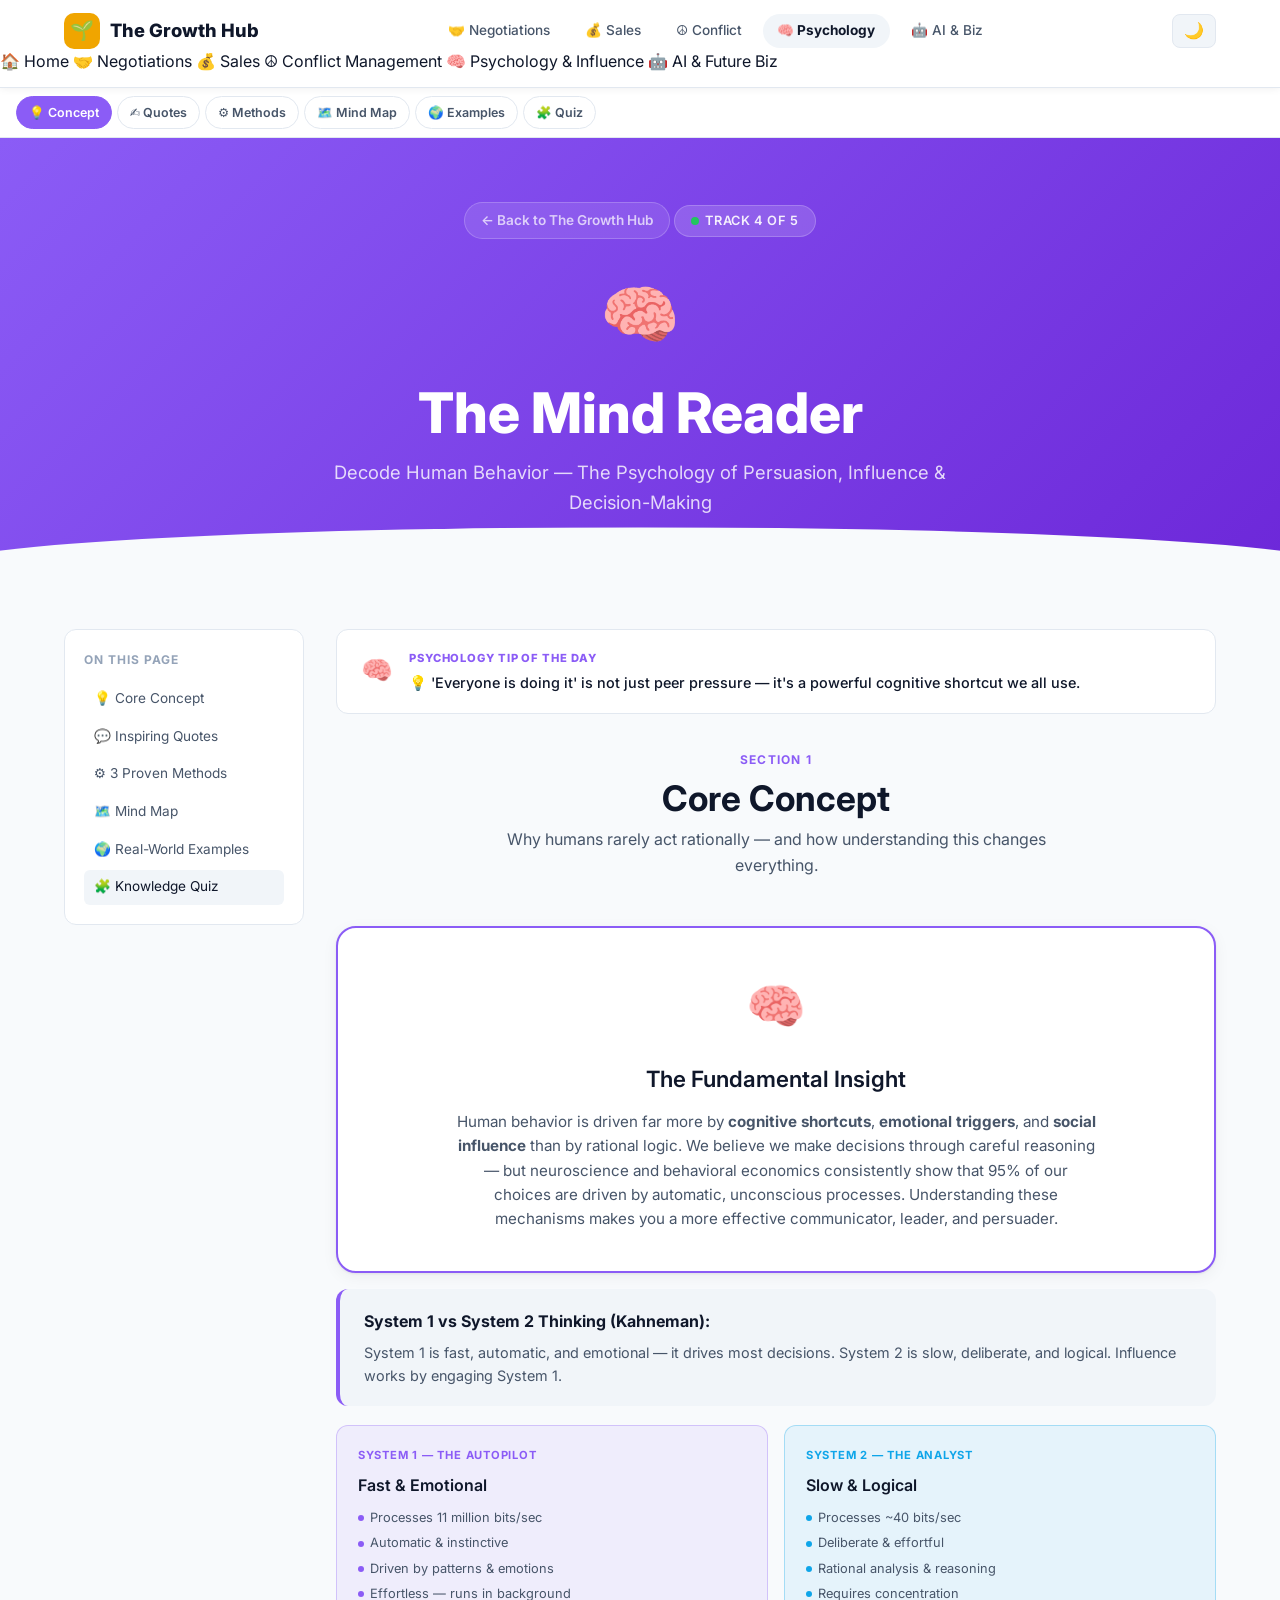
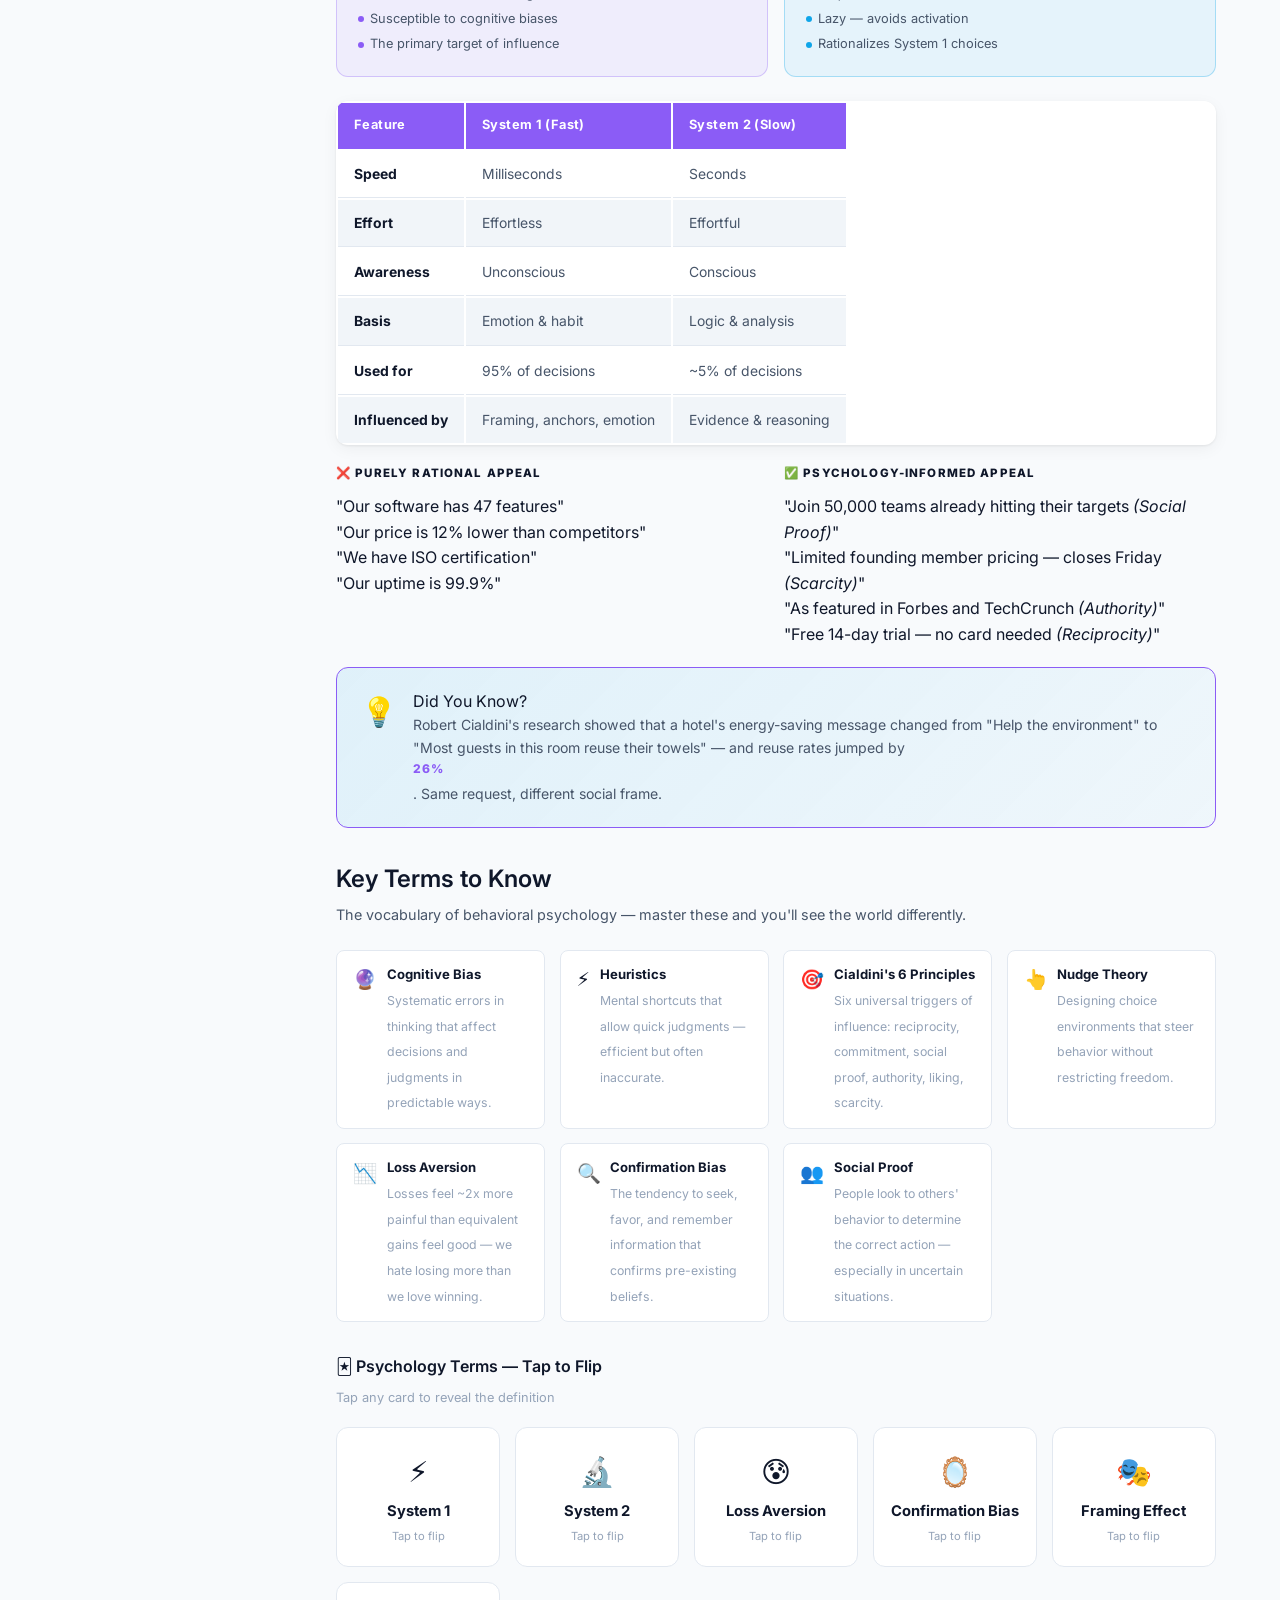
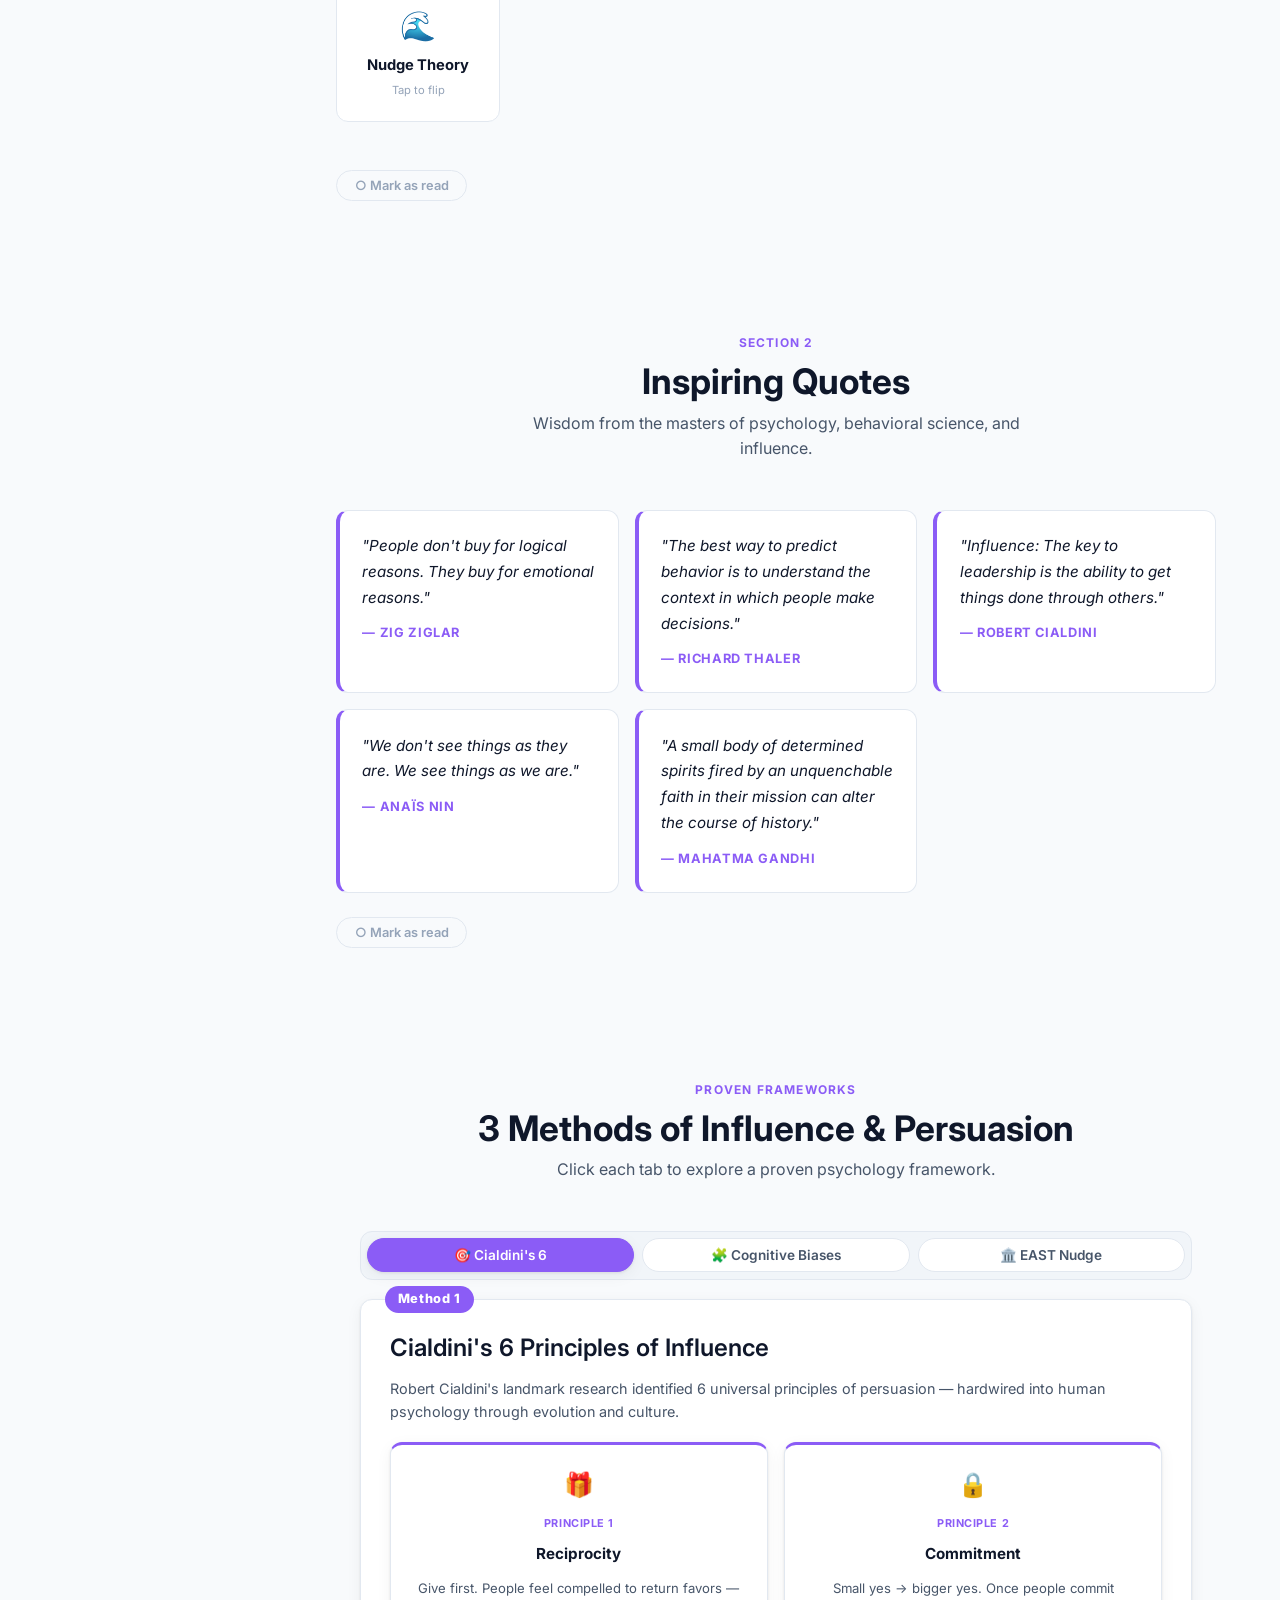
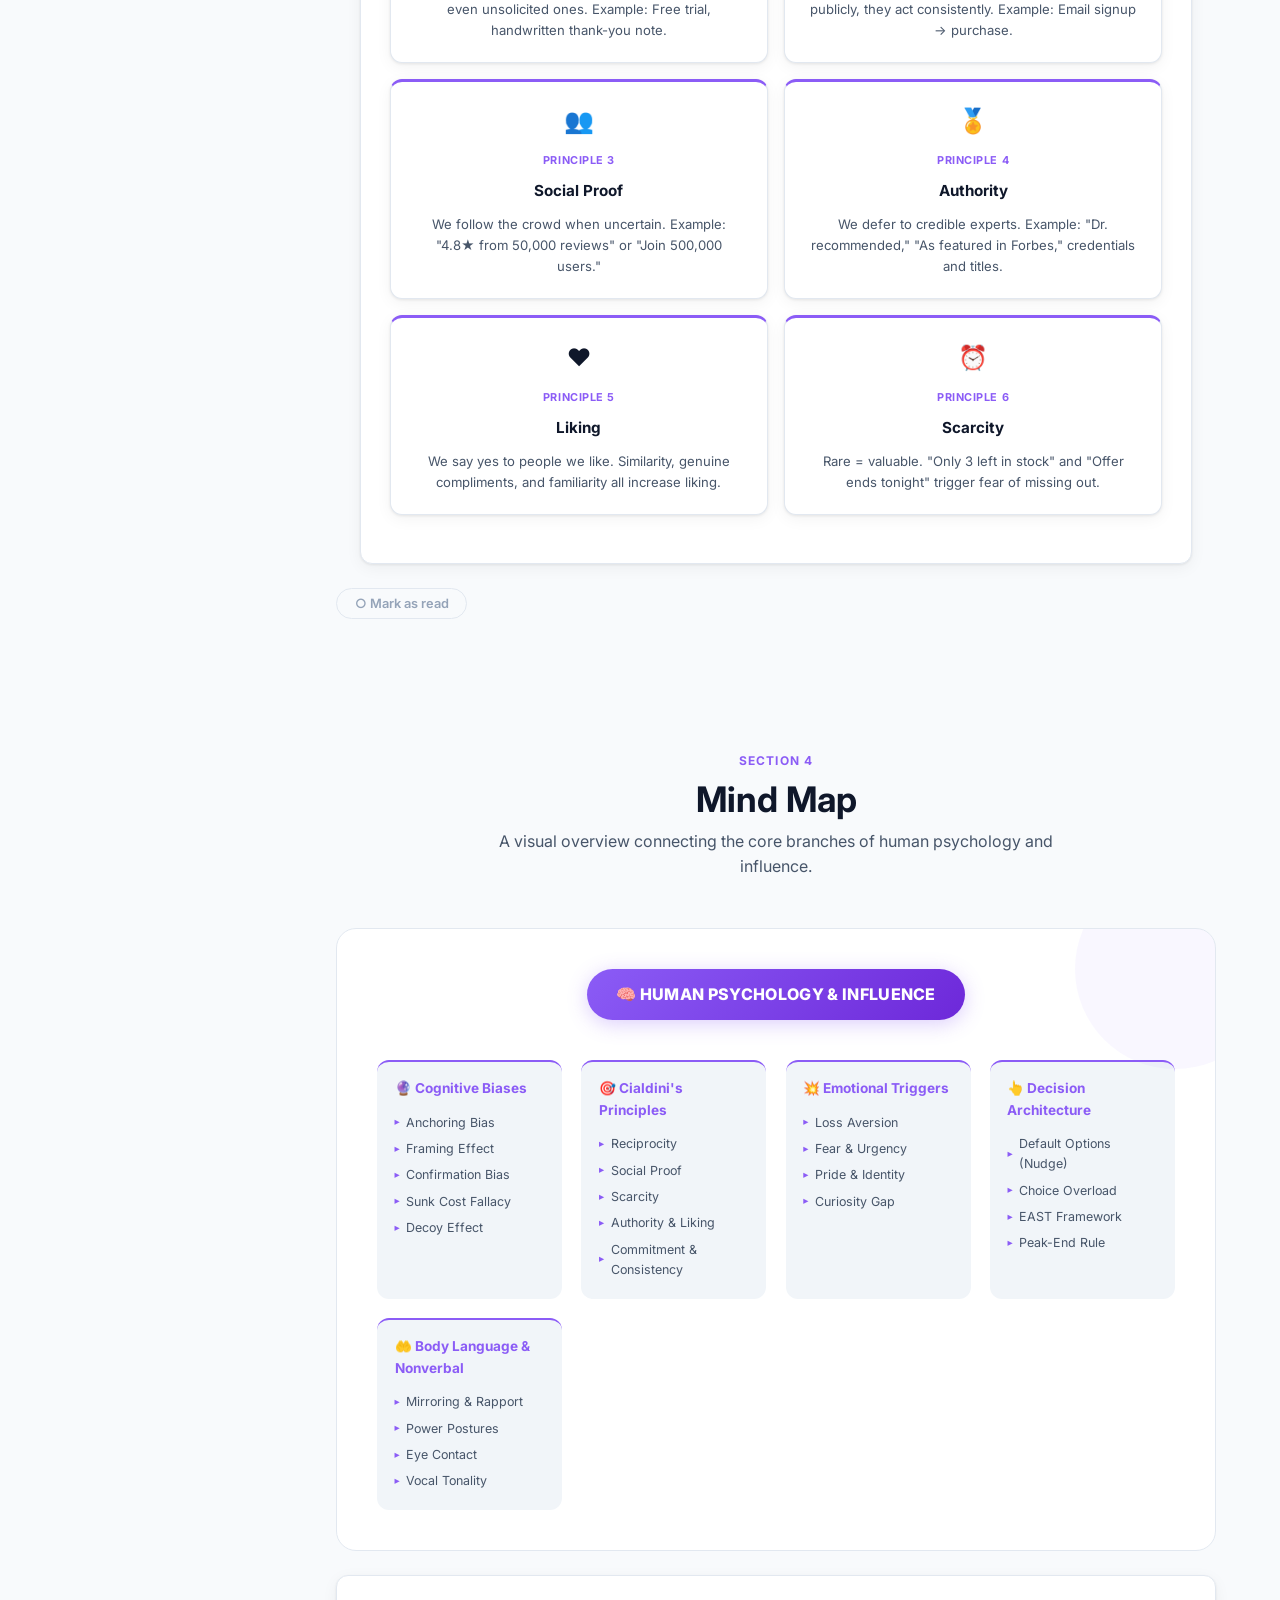
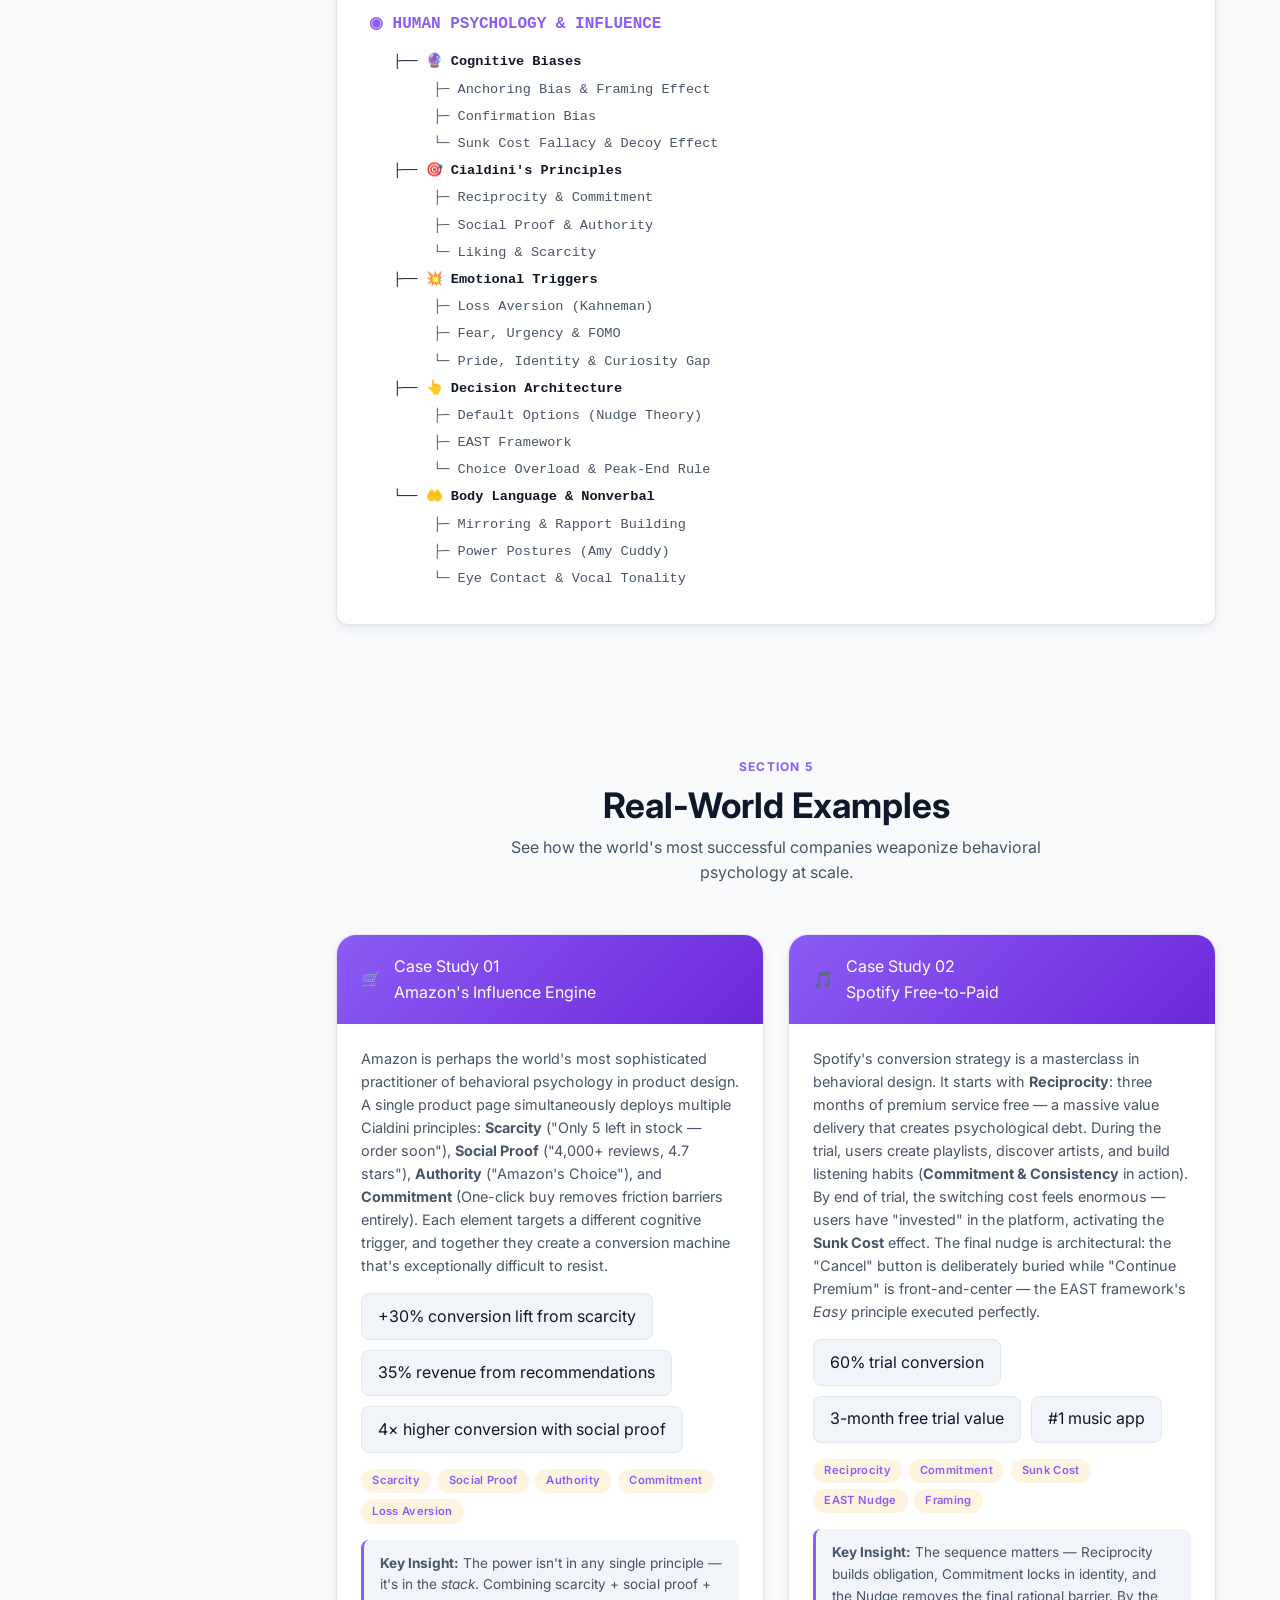
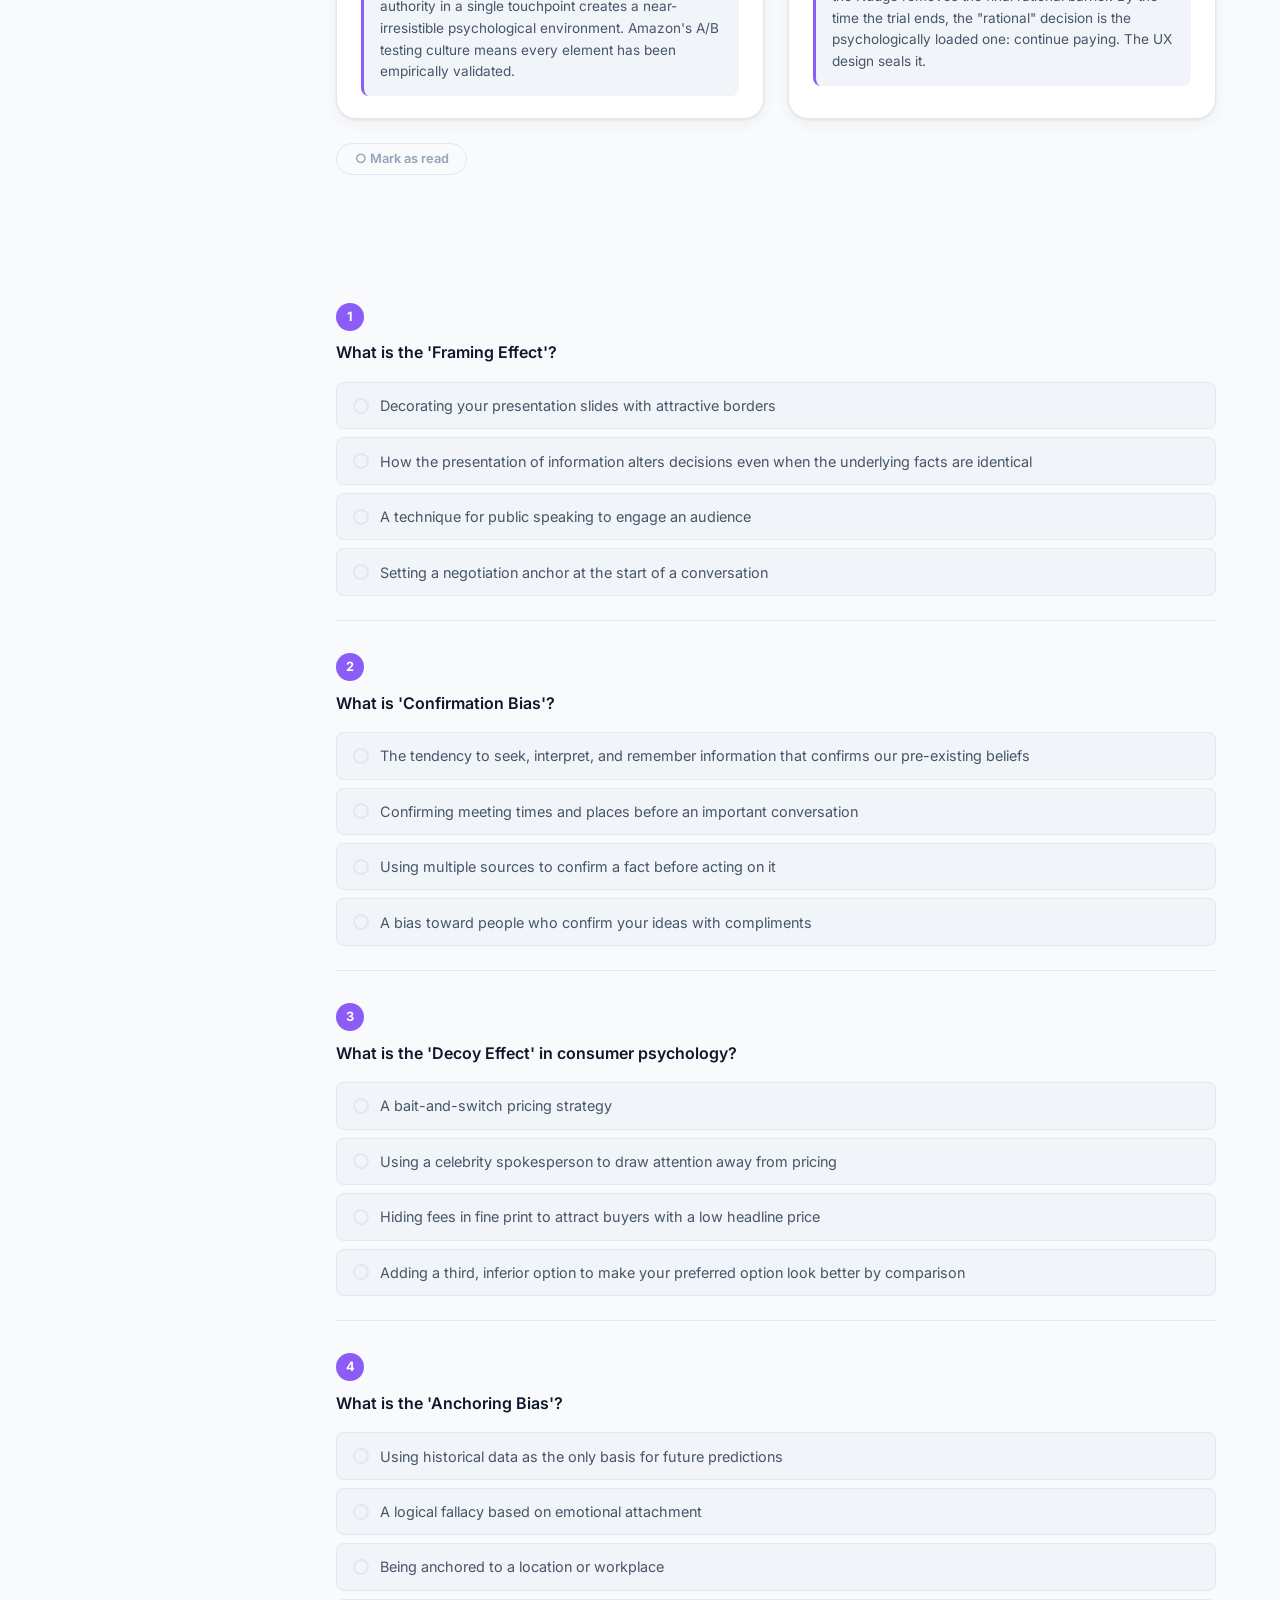
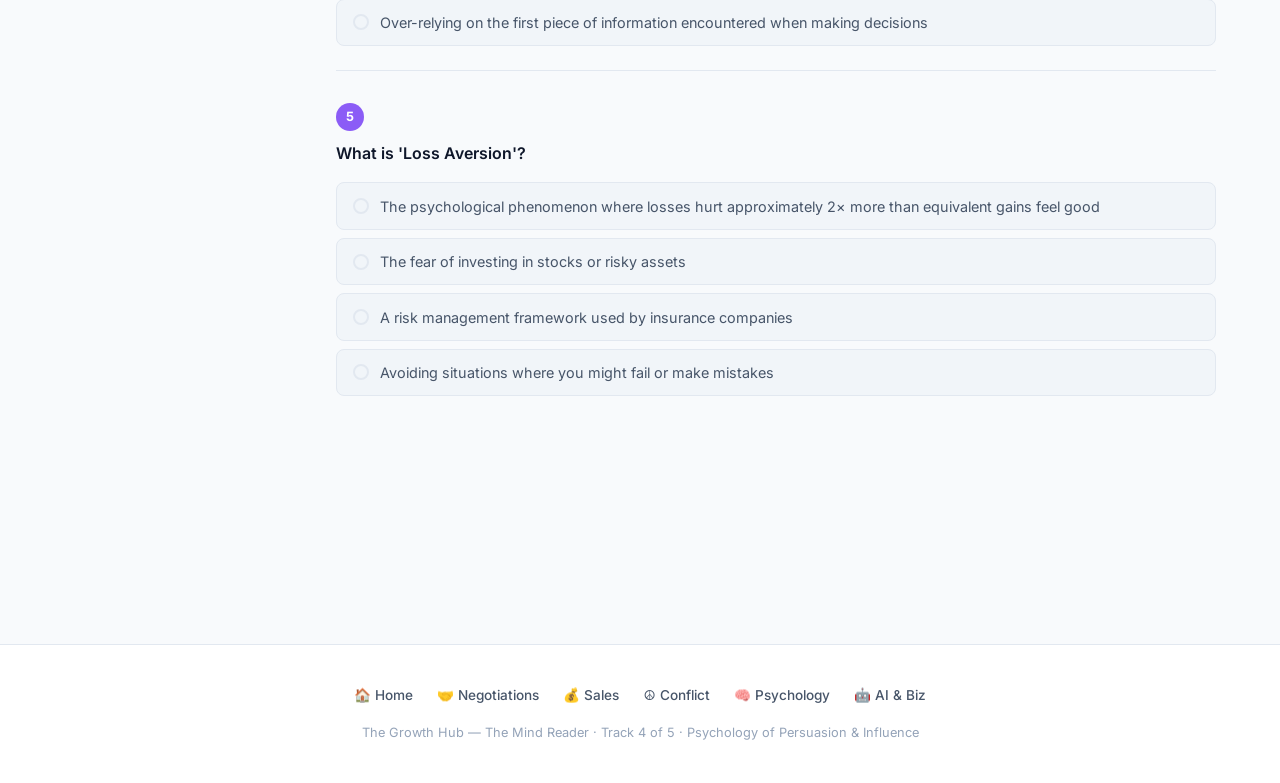
<file: psychology/index.html>
<!DOCTYPE html>
<html lang="en">
<head>
  <meta charset="UTF-8" />
  <meta name="viewport" content="width=device-width, initial-scale=1.0" />
  <title>The Mind Reader — Psychology of Persuasion &amp; Influence | The Growth Hub</title>
  <meta name="description" content="Decode human behavior — the psychology of persuasion, influence, and decision-making. Master Cialdini's 6 Principles, cognitive biases, and nudge theory." />
  <link rel="stylesheet" href="../css/styles.css" />
  <link rel="preconnect" href="https://fonts.googleapis.com" />
  <link href="https://fonts.googleapis.com/css2?family=Inter:wght@400;500;600;700;800&display=swap" rel="stylesheet" />
  <style>
    :root {
      --site-color: #8b5cf6;
      --site-dark:  #6d28d9;
    }

    /* ── Key Terms Grid ─────────────────────── */
    .terms-grid {
      display: grid;
      grid-template-columns: repeat(auto-fit, minmax(200px, 1fr));
      gap: 0.9rem;
      margin-top: 1.5rem;
    }

    .term-chip {
      background: var(--bg-card);
      border: 1px solid var(--border);
      border-radius: var(--radius-sm);
      padding: 0.8rem 1rem;
      display: flex;
      align-items: flex-start;
      gap: 0.6rem;
      transition: all 0.2s;
    }

    .term-chip:hover {
      border-color: var(--site-color);
      transform: translateY(-2px);
      box-shadow: var(--shadow-hover);
    }

    .term-chip .term-icon {
      font-size: 1.2rem;
      flex-shrink: 0;
      margin-top: 0.05rem;
    }

    .term-chip .term-name {
      font-size: 0.82rem;
      font-weight: 700;
      color: var(--text-primary);
      display: block;
      margin-bottom: 0.15rem;
    }

    .term-chip .term-def {
      font-size: 0.77rem;
      color: var(--text-muted);
      line-height: 1.4;
    }

    /* ── Cialdini Principles Grid (local) ───── */
    .principles-grid {
      display: grid;
      grid-template-columns: repeat(auto-fit, minmax(260px, 1fr));
      gap: 1rem;
      margin-top: 1.2rem;
    }

    .principle-card {
      background: var(--bg-card);
      border: 1px solid var(--border);
      border-radius: var(--radius);
      padding: 1.3rem 1.4rem;
      position: relative;
      transition: all 0.2s;
      border-top: 3px solid var(--site-color);
    }

    .principle-card:hover {
      box-shadow: var(--shadow-hover);
      transform: translateY(-3px);
    }

    .principle-num {
      display: inline-flex;
      align-items: center;
      justify-content: center;
      width: 28px; height: 28px;
      border-radius: 50%;
      background: var(--site-color);
      color: white;
      font-weight: 800;
      font-size: 0.75rem;
      margin-bottom: 0.6rem;
    }

    .principle-card h4 {
      font-size: 1rem;
      margin-bottom: 0.3rem;
      color: var(--text-primary);
    }

    .principle-card p {
      font-size: 0.85rem;
      margin: 0;
      color: var(--text-secondary);
    }

    .principle-card .principle-tag {
      display: inline-block;
      font-size: 0.7rem;
      font-weight: 700;
      padding: 0.15rem 0.5rem;
      border-radius: 20px;
      background: rgba(139,92,246,0.12);
      color: var(--site-color);
      margin-bottom: 0.5rem;
      letter-spacing: 0.04em;
      text-transform: uppercase;
    }

    /* ── Bias Cards ─────────────────────────── */
    .bias-list {
      display: flex;
      flex-direction: column;
      gap: 0.8rem;
      margin-top: 1rem;
    }

    .bias-item {
      display: flex;
      align-items: flex-start;
      gap: 1rem;
      padding: 1rem 1.2rem;
      background: var(--bg-sidebar);
      border-radius: var(--radius-sm);
      border-left: 3px solid var(--site-color);
    }

    .bias-item .bias-icon {
      font-size: 1.4rem;
      flex-shrink: 0;
      margin-top: 0.1rem;
    }

    .bias-item .bias-name {
      font-weight: 700;
      font-size: 0.9rem;
      color: var(--text-primary);
      display: block;
      margin-bottom: 0.2rem;
    }

    .bias-item .bias-desc {
      font-size: 0.84rem;
      color: var(--text-secondary);
      line-height: 1.5;
    }

    .bias-item .bias-example {
      font-size: 0.78rem;
      color: var(--site-color);
      font-style: italic;
      margin-top: 0.3rem;
      display: block;
    }

    /* ── EAST Framework Cards ───────────────── */
    .east-grid {
      display: grid;
      grid-template-columns: repeat(auto-fit, minmax(220px, 1fr));
      gap: 1rem;
      margin-top: 1.2rem;
    }

    .east-card {
      background: var(--bg-card);
      border: 1px solid var(--border);
      border-radius: var(--radius);
      padding: 1.5rem;
      text-align: center;
      transition: all 0.25s;
      position: relative;
      overflow: hidden;
    }

    .east-card::before {
      content: '';
      position: absolute;
      bottom: 0; left: 0; right: 0;
      height: 3px;
      background: var(--site-color);
      transform: scaleX(0);
      transition: transform 0.3s;
    }

    .east-card:hover::before { transform: scaleX(1); }
    .east-card:hover { box-shadow: var(--shadow-hover); transform: translateY(-3px); }

    .east-letter {
      display: inline-flex;
      align-items: center;
      justify-content: center;
      width: 52px; height: 52px;
      border-radius: 14px;
      background: linear-gradient(135deg, var(--site-color), var(--site-dark));
      color: white;
      font-size: 1.6rem;
      font-weight: 900;
      margin-bottom: 0.8rem;
    }

    .east-card h4 {
      font-size: 1rem;
      margin-bottom: 0.4rem;
      color: var(--text-primary);
    }

    .east-card p { font-size: 0.84rem; margin: 0; }

    /* ── Mind Map ───────────────────────────── */
    .mindmap-visual {
      background: var(--bg-card);
      border: 1px solid var(--border);
      border-radius: var(--radius-lg);
      padding: 2.5rem;
      position: relative;
      overflow: hidden;
    }

    .mindmap-visual::before {
      content: '';
      position: absolute;
      top: -60px; right: -60px;
      width: 200px; height: 200px;
      border-radius: 50%;
      background: rgba(139,92,246,0.05);
    }

    .mindmap-root {
      text-align: center;
      margin-bottom: 2.5rem;
    }

    .mindmap-root .root-bubble {
      display: inline-block;
      background: linear-gradient(135deg, var(--site-color), var(--site-dark));
      color: white;
      font-weight: 800;
      font-size: 1rem;
      padding: 0.8rem 1.8rem;
      border-radius: 30px;
      box-shadow: 0 4px 20px rgba(139,92,246,0.3);
      letter-spacing: 0.02em;
    }

    .mindmap-branches {
      display: grid;
      grid-template-columns: repeat(auto-fit, minmax(180px, 1fr));
      gap: 1.2rem;
    }

    .mm-branch {
      background: var(--bg-sidebar);
      border-radius: var(--radius);
      padding: 1rem 1.1rem;
      border-top: 2px solid var(--site-color);
    }

    .mm-branch .branch-title {
      font-weight: 700;
      font-size: 0.85rem;
      color: var(--site-color);
      margin-bottom: 0.6rem;
      display: block;
    }

    .mm-branch .mm-leaf {
      display: flex;
      align-items: center;
      gap: 0.4rem;
      font-size: 0.78rem;
      color: var(--text-secondary);
      padding: 0.2rem 0;
    }

    .mm-branch .mm-leaf::before {
      content: '▸';
      color: var(--site-color);
      font-size: 0.65rem;
      flex-shrink: 0;
    }

    /* ── Examples ───────────────────────────── */
    .example-meta {
      display: flex;
      gap: 0.5rem;
      flex-wrap: wrap;
      margin-bottom: 1rem;
      align-items: center;
    }

    .example-meta .example-label {
      margin-bottom: 0;
    }

    .example-principles {
      display: flex;
      gap: 0.4rem;
      flex-wrap: wrap;
      margin-top: 0.8rem;
    }

    .example-principles .tag {
      font-size: 0.7rem;
    }

    .metric-row {
      display: grid;
      grid-template-columns: repeat(auto-fit, minmax(130px, 1fr));
      gap: 0.8rem;
      margin-top: 1rem;
    }

    .metric-item {
      background: var(--bg-sidebar);
      border-radius: var(--radius-sm);
      padding: 0.8rem;
      text-align: center;
    }

    .metric-item .m-val {
      font-size: 1.5rem;
      font-weight: 800;
      color: var(--site-color);
      display: block;
      line-height: 1;
    }

    .metric-item .m-label {
      font-size: 0.72rem;
      color: var(--text-muted);
      margin-top: 0.2rem;
    }

    /* ── System 1 vs 2 Visual ───────────────── */
    .system-compare {
      display: grid;
      grid-template-columns: 1fr 1fr;
      gap: 1rem;
      margin-top: 1.2rem;
    }

    @media (max-width: 560px) {
      .system-compare { grid-template-columns: 1fr; }
    }

    .system-box {
      border-radius: var(--radius);
      padding: 1.3rem;
    }

    .system-box.s1 {
      background: rgba(139,92,246,0.08);
      border: 1px solid rgba(139,92,246,0.3);
    }

    .system-box.s2 {
      background: rgba(14,165,233,0.08);
      border: 1px solid rgba(14,165,233,0.3);
    }

    .system-box .sys-label {
      font-size: 0.7rem;
      font-weight: 700;
      text-transform: uppercase;
      letter-spacing: 0.07em;
      margin-bottom: 0.5rem;
      display: block;
    }

    .system-box.s1 .sys-label { color: var(--site-color); }
    .system-box.s2 .sys-label { color: #0ea5e9; }

    .system-box h4 {
      font-size: 1rem;
      margin-bottom: 0.6rem;
    }

    .sys-traits {
      display: flex;
      flex-direction: column;
      gap: 0.3rem;
    }

    .sys-trait {
      display: flex;
      align-items: center;
      gap: 0.4rem;
      font-size: 0.8rem;
      color: var(--text-secondary);
    }

    .sys-trait .dot-marker {
      width: 6px; height: 6px;
      border-radius: 50%;
      flex-shrink: 0;
    }

    .s1 .dot-marker { background: var(--site-color); }
    .s2 .dot-marker { background: #0ea5e9; }

    /* ── Principle Grid (shared component override) ── */
    .principle-grid {
      display: grid;
      grid-template-columns: repeat(auto-fit, minmax(260px, 1fr));
      gap: 1rem;
      margin-top: 1.2rem;
    }

    .principle-grid .principle-card {
      display: flex;
      flex-direction: column;
      gap: 0.4rem;
    }

    .principle-grid .principle-card .p-icon {
      font-size: 1.8rem;
      margin-bottom: 0.2rem;
    }

    .principle-grid .principle-card .p-example {
      font-size: 0.75rem;
      color: var(--text-muted);
      font-style: italic;
      margin-top: 0.3rem;
    }

    /* ── Quiz Bank ──────────────────────────── */
    .quiz-bank-label {
      display: flex;
      align-items: center;
      justify-content: space-between;
      flex-wrap: wrap;
      gap: 0.6rem;
      margin-bottom: 1.2rem;
      padding: 0.7rem 1rem;
      background: var(--bg-sidebar);
      border-radius: var(--radius-sm);
      font-size: 0.82rem;
      color: var(--text-muted);
    }

    .quiz-refresh-btn {
      background: rgba(139,92,246,0.12);
      color: var(--site-color);
      border: 1px solid rgba(139,92,246,0.3);
      border-radius: var(--radius-sm);
      padding: 0.3rem 0.8rem;
      font-size: 0.78rem;
      font-weight: 600;
      cursor: pointer;
      transition: all 0.2s;
    }

    .quiz-refresh-btn:hover {
      background: var(--site-color);
      color: white;
    }

    /* ── Sticky Section Nav ─────────────────── */
    .sticky-section-nav {
      position: sticky;
      top: 0;
      z-index: 90;
      display: flex;
      gap: 0.3rem;
      overflow-x: auto;
      padding: 0.5rem 1rem;
      background: var(--bg-card);
      border-bottom: 1px solid var(--border);
      scrollbar-width: none;
    }
    .sticky-section-nav::-webkit-scrollbar { display: none; }
    .sticky-section-nav a {
      flex-shrink: 0;
      font-size: 0.78rem;
      font-weight: 600;
      padding: 0.35rem 0.75rem;
      border-radius: 20px;
      border: 1px solid var(--border);
      color: var(--text-secondary);
      text-decoration: none;
      transition: all 0.2s;
      white-space: nowrap;
    }
    .sticky-section-nav a:hover,
    .sticky-section-nav a.active {
      background: var(--site-color);
      border-color: var(--site-color);
      color: white;
    }

    /* ── Methods Tabs ───────────────────────── */
    .methods-tab-container { margin-top: 1.5rem; }
    .methods-tabs {
      display: flex;
      gap: 0.5rem;
      flex-wrap: wrap;
      margin-bottom: 1.2rem;
    }
    .method-tab-btn {
      padding: 0.5rem 1.1rem;
      border-radius: 30px;
      border: 1px solid var(--border);
      background: var(--bg-card);
      color: var(--text-secondary);
      font-size: 0.85rem;
      font-weight: 600;
      cursor: pointer;
      transition: all 0.2s;
    }
    .method-tab-btn:hover {
      border-color: var(--site-color);
      color: var(--site-color);
    }
    .method-tab-btn.active {
      background: var(--site-color);
      border-color: var(--site-color);
      color: white;
    }
    .method-tab-panel { display: none; }
    .method-tab-panel.active { display: block; }

    /* ── Principle cards in tab (pc-*) ─────── */
    .principle-grid .pc-icon { font-size: 1.5rem; display: block; margin-bottom: 0.3rem; }
    .principle-grid .pc-num {
      font-size: 0.68rem;
      font-weight: 700;
      text-transform: uppercase;
      letter-spacing: 0.05em;
      color: var(--site-color);
      margin-bottom: 0.2rem;
    }
    .principle-grid .principle-card h5 {
      font-size: 0.95rem;
      margin: 0 0 0.3rem;
      color: var(--text-primary);
    }
    .principle-grid .principle-card p { font-size: 0.82rem; margin: 0; }

    /* ── Steps list (shared) ────────────────── */
    .steps-list {
      list-style: none;
      padding: 0;
      margin: 1rem 0;
      display: flex;
      flex-direction: column;
      gap: 0.7rem;
    }
    .steps-list li {
      display: flex;
      align-items: flex-start;
      gap: 0.7rem;
      font-size: 0.87rem;
      color: var(--text-secondary);
      line-height: 1.5;
    }
    .step-num {
      display: inline-flex;
      align-items: center;
      justify-content: center;
      min-width: 26px;
      height: 26px;
      border-radius: 50%;
      background: var(--site-color);
      color: white;
      font-weight: 800;
      font-size: 0.72rem;
      flex-shrink: 0;
      margin-top: 0.1rem;
    }

    /* ── Flow steps in EAST tab (fs-*) ─────── */
    .flow-steps { display: flex; gap: 0.6rem; flex-wrap: wrap; }
    .flow-step {
      display: flex;
      flex-direction: column;
      align-items: center;
      gap: 0.2rem;
      flex: 1;
      min-width: 70px;
      background: var(--bg-sidebar);
      border-radius: var(--radius-sm);
      padding: 0.8rem 0.5rem;
      text-align: center;
    }
    .fs-num {
      font-size: 1.3rem;
      font-weight: 900;
      color: var(--site-color);
      line-height: 1;
    }
    .fs-label { font-size: 0.78rem; font-weight: 700; color: var(--text-primary); }
    .fs-sub { font-size: 0.7rem; color: var(--text-muted); }

    /* ── Flip Cards ─────────────────────────── */
    .flip-grid {
      display: grid;
      grid-template-columns: repeat(auto-fill, minmax(160px, 1fr));
      gap: 0.9rem;
      margin-bottom: 1.5rem;
    }
    .flip-card {
      height: 140px;
      perspective: 800px;
      cursor: pointer;
    }
    .flip-card-inner {
      position: relative;
      width: 100%;
      height: 100%;
      transform-style: preserve-3d;
      transition: transform 0.5s ease;
    }
    .flip-card.flipped .flip-card-inner { transform: rotateY(180deg); }
    .flip-card-front,
    .flip-card-back {
      position: absolute;
      inset: 0;
      backface-visibility: hidden;
      -webkit-backface-visibility: hidden;
      border-radius: var(--radius);
      display: flex;
      flex-direction: column;
      align-items: center;
      justify-content: center;
      padding: 0.9rem;
      text-align: center;
    }
    .flip-card-front {
      background: var(--bg-card);
      border: 1px solid var(--border);
      gap: 0.3rem;
    }
    .flip-card-front:hover { border-color: var(--site-color); }
    .fc-icon { font-size: 1.6rem; }
    .fc-term { font-size: 0.85rem; font-weight: 700; color: var(--text-primary); }
    .fc-hint { font-size: 0.68rem; color: var(--text-muted); }
    .flip-card-back {
      background: linear-gradient(135deg, var(--site-color), var(--site-dark));
      color: white;
      font-size: 0.78rem;
      line-height: 1.45;
      transform: rotateY(180deg);
    }

    /* ── Section Complete Button ────────────── */
    .section-complete-btn {
      display: inline-flex;
      align-items: center;
      gap: 0.4rem;
      margin-top: 1.5rem;
      padding: 0.45rem 1.1rem;
      border-radius: 20px;
      border: 1px solid var(--border);
      background: transparent;
      color: var(--text-muted);
      font-size: 0.8rem;
      font-weight: 600;
      cursor: pointer;
      transition: all 0.2s;
    }
    .section-complete-btn:hover {
      border-color: #22c55e;
      color: #22c55e;
    }
    .section-complete-btn.done {
      background: rgba(34,197,94,0.1);
      border-color: #22c55e;
      color: #22c55e;
    }
  </style>
</head>
<body>

  <!-- ══ NAVBAR ══════════════════════════════════════════════════ -->
  <nav class="navbar">
    <div class="container">
      <a href="../index.html" class="navbar-brand">
        <span class="brand-icon">🌱</span>
        The Growth Hub
      </a>
      <div class="navbar-links">
        <a href="../negotiations/index.html">🤝 Negotiations</a>
        <a href="../sales/index.html">💰 Sales</a>
        <a href="../conflict/index.html">☮️ Conflict</a>
        <a href="../psychology/index.html" class="active">🧠 Psychology</a>
        <a href="../ai-trends/index.html">🤖 AI &amp; Biz</a>
      </div>
      <div class="navbar-actions">
        <button class="btn-theme" id="theme-toggle" onclick="toggleTheme()" title="Toggle dark mode">🌙</button>
        <button class="mobile-menu-btn" id="mobile-menu-btn" aria-label="Open menu">☰</button>
      </div>
    </div>
    <div class="navbar-mobile-menu" id="navbar-mobile-menu">
      <a href="../index.html">🏠 Home</a>
      <a href="../negotiations/index.html">🤝 Negotiations</a>
      <a href="../sales/index.html">💰 Sales</a>
      <a href="../conflict/index.html">☮️ Conflict Management</a>
      <a href="../psychology/index.html">🧠 Psychology &amp; Influence</a>
      <a href="../ai-trends/index.html">🤖 AI &amp; Future Biz</a>
    </div>
  </nav>

  <div class="sticky-section-nav" id="sticky-nav">
    <a href="#concept">💡 Concept</a>
    <a href="#quotes">✍️ Quotes</a>
    <a href="#methods">⚙️ Methods</a>
    <a href="#mindmap">🗺️ Mind Map</a>
    <a href="#examples">🌍 Examples</a>
    <a href="#quiz">🧩 Quiz</a>
  </div>

  <!-- ══ HERO ════════════════════════════════════════════════════ -->
  <section class="subsite-hero">
    <div class="container">
      <a href="../index.html" class="back-to-hub">← Back to The Growth Hub</a>
      <div class="hero-badge">
        <span class="dot"></span> Track 4 of 5
      </div>
      <span class="hero-icon">🧠</span>
      <h1 class="fade-in">The Mind Reader</h1>
      <p class="fade-in fade-in-delay-1" style="font-size:1.15rem; max-width:620px; margin:0.8rem auto 0;">
        Decode Human Behavior — The Psychology of Persuasion, Influence &amp; Decision-Making
      </p>
    </div>
  </section>

  <!-- ══ MAIN CONTENT (TOC + Page Body) ═════════════════════════ -->
  <main class="section">
    <div class="container">
      <div class="page-layout">

        <!-- ── TOC Sidebar ──────────────────── -->
        <aside class="toc-sidebar">
          <div class="toc-title">On This Page</div>
          <nav class="toc-list">
            <a href="#concept">💡 Core Concept</a>
            <a href="#quotes">💬 Inspiring Quotes</a>
            <a href="#methods">⚙️ 3 Proven Methods</a>
            <a href="#mindmap">🗺️ Mind Map</a>
            <a href="#examples">🌍 Real-World Examples</a>
            <a href="#quiz">🧩 Knowledge Quiz</a>
          </nav>
        </aside>

        <!-- ── Page Content ─────────────────── -->
        <div class="page-content">

          <!-- ── Tip Rotator ──────────────────── -->
          <div class="tip-rotator">
            <span class="tip-icon">🧠</span>
            <div>
              <div class="tip-label">Psychology Tip of the Day</div>
              <div class="tip-text" id="tip-text">Loading tip...</div>
            </div>
          </div>

          <!-- ══ SECTION 1 — CORE CONCEPT ══════════════════════ -->
          <section id="concept" class="section" style="padding-top:0;">
            <div class="section-header reveal">
              <span class="section-label">Section 1</span>
              <h2>Core Concept</h2>
              <p>Why humans rarely act rationally — and how understanding this changes everything.</p>
            </div>

            <!-- Concept Box -->
            <div class="concept-box reveal">
              <span class="big-icon">🧠</span>
              <h3>The Fundamental Insight</h3>
              <p style="max-width:640px; margin:0 auto; font-size:0.95rem;">
                Human behavior is driven far more by <strong>cognitive shortcuts</strong>, <strong>emotional triggers</strong>, and <strong>social influence</strong> than by rational logic. We believe we make decisions through careful reasoning — but neuroscience and behavioral economics consistently show that 95% of our choices are driven by automatic, unconscious processes. Understanding these mechanisms makes you a more effective communicator, leader, and persuader.
              </p>
            </div>

            <!-- System 1 vs System 2 Highlight -->
            <div class="highlight-box reveal mt-3">
              <strong>System 1 vs System 2 Thinking (Kahneman):</strong>
              <p style="margin-top:0.4rem;">System 1 is fast, automatic, and emotional — it drives most decisions. System 2 is slow, deliberate, and logical. Influence works by engaging System 1.</p>
            </div>

            <!-- System 1 vs System 2 Visual comparison boxes -->
            <div class="system-compare reveal">
              <div class="system-box s1">
                <span class="sys-label">System 1 — The Autopilot</span>
                <h4>Fast &amp; Emotional</h4>
                <div class="sys-traits">
                  <div class="sys-trait"><span class="dot-marker"></span>Processes 11 million bits/sec</div>
                  <div class="sys-trait"><span class="dot-marker"></span>Automatic &amp; instinctive</div>
                  <div class="sys-trait"><span class="dot-marker"></span>Driven by patterns &amp; emotions</div>
                  <div class="sys-trait"><span class="dot-marker"></span>Effortless — runs in background</div>
                  <div class="sys-trait"><span class="dot-marker"></span>Susceptible to cognitive biases</div>
                  <div class="sys-trait"><span class="dot-marker"></span>The primary target of influence</div>
                </div>
              </div>
              <div class="system-box s2">
                <span class="sys-label">System 2 — The Analyst</span>
                <h4>Slow &amp; Logical</h4>
                <div class="sys-traits">
                  <div class="sys-trait"><span class="dot-marker"></span>Processes ~40 bits/sec</div>
                  <div class="sys-trait"><span class="dot-marker"></span>Deliberate &amp; effortful</div>
                  <div class="sys-trait"><span class="dot-marker"></span>Rational analysis &amp; reasoning</div>
                  <div class="sys-trait"><span class="dot-marker"></span>Requires concentration</div>
                  <div class="sys-trait"><span class="dot-marker"></span>Lazy — avoids activation</div>
                  <div class="sys-trait"><span class="dot-marker"></span>Rationalizes System 1 choices</div>
                </div>
              </div>
            </div>

            <!-- System 1 vs System 2 Compare Table -->
            <div class="reveal mt-3">
              <div class="compare-table">
                <table>
                  <thead>
                    <tr>
                      <th>Feature</th>
                      <th>System 1 (Fast)</th>
                      <th>System 2 (Slow)</th>
                    </tr>
                  </thead>
                  <tbody>
                    <tr>
                      <td><strong>Speed</strong></td>
                      <td>Milliseconds</td>
                      <td>Seconds</td>
                    </tr>
                    <tr>
                      <td><strong>Effort</strong></td>
                      <td>Effortless</td>
                      <td>Effortful</td>
                    </tr>
                    <tr>
                      <td><strong>Awareness</strong></td>
                      <td>Unconscious</td>
                      <td>Conscious</td>
                    </tr>
                    <tr>
                      <td><strong>Basis</strong></td>
                      <td>Emotion &amp; habit</td>
                      <td>Logic &amp; analysis</td>
                    </tr>
                    <tr>
                      <td><strong>Used for</strong></td>
                      <td>95% of decisions</td>
                      <td>~5% of decisions</td>
                    </tr>
                    <tr>
                      <td><strong>Influenced by</strong></td>
                      <td>Framing, anchors, emotion</td>
                      <td>Evidence &amp; reasoning</td>
                    </tr>
                  </tbody>
                </table>
              </div>
            </div>

            <!-- Before / After: Rational vs Psychology-Informed -->
            <div class="before-after reveal mt-4">
              <div class="before-col">
                <div class="ba-label">❌ Purely Rational Appeal</div>
                <ul class="ba-list">
                  <li>"Our software has 47 features"</li>
                  <li>"Our price is 12% lower than competitors"</li>
                  <li>"We have ISO certification"</li>
                  <li>"Our uptime is 99.9%"</li>
                </ul>
              </div>
              <div class="after-col">
                <div class="ba-label">✅ Psychology-Informed Appeal</div>
                <ul class="ba-list">
                  <li>"Join 50,000 teams already hitting their targets <em>(Social Proof)</em>"</li>
                  <li>"Limited founding member pricing — closes Friday <em>(Scarcity)</em>"</li>
                  <li>"As featured in Forbes and TechCrunch <em>(Authority)</em>"</li>
                  <li>"Free 14-day trial — no card needed <em>(Reciprocity)</em>"</li>
                </ul>
              </div>
            </div>

            <!-- Did You Know -->
            <div class="did-you-know reveal mt-3">
              <div class="dyk-icon">💡</div>
              <div class="dyk-content">
                <div class="dyk-label">Did You Know?</div>
                <p>Robert Cialdini's research showed that a hotel's energy-saving message changed from "Help the environment" to "Most guests in this room reuse their towels" — and reuse rates jumped by <strong>26%</strong>. Same request, different social frame.</p>
              </div>
            </div>

            <!-- Key Terms -->
            <div class="reveal mt-4">
              <h3 style="margin-bottom:0.3rem;">Key Terms to Know</h3>
              <p style="font-size:0.9rem;">The vocabulary of behavioral psychology — master these and you'll see the world differently.</p>
              <div class="terms-grid">
                <div class="term-chip">
                  <span class="term-icon">🔮</span>
                  <div>
                    <span class="term-name">Cognitive Bias</span>
                    <span class="term-def">Systematic errors in thinking that affect decisions and judgments in predictable ways.</span>
                  </div>
                </div>
                <div class="term-chip">
                  <span class="term-icon">⚡</span>
                  <div>
                    <span class="term-name">Heuristics</span>
                    <span class="term-def">Mental shortcuts that allow quick judgments — efficient but often inaccurate.</span>
                  </div>
                </div>
                <div class="term-chip">
                  <span class="term-icon">🎯</span>
                  <div>
                    <span class="term-name">Cialdini's 6 Principles</span>
                    <span class="term-def">Six universal triggers of influence: reciprocity, commitment, social proof, authority, liking, scarcity.</span>
                  </div>
                </div>
                <div class="term-chip">
                  <span class="term-icon">👆</span>
                  <div>
                    <span class="term-name">Nudge Theory</span>
                    <span class="term-def">Designing choice environments that steer behavior without restricting freedom.</span>
                  </div>
                </div>
                <div class="term-chip">
                  <span class="term-icon">📉</span>
                  <div>
                    <span class="term-name">Loss Aversion</span>
                    <span class="term-def">Losses feel ~2x more painful than equivalent gains feel good — we hate losing more than we love winning.</span>
                  </div>
                </div>
                <div class="term-chip">
                  <span class="term-icon">🔍</span>
                  <div>
                    <span class="term-name">Confirmation Bias</span>
                    <span class="term-def">The tendency to seek, favor, and remember information that confirms pre-existing beliefs.</span>
                  </div>
                </div>
                <div class="term-chip">
                  <span class="term-icon">👥</span>
                  <div>
                    <span class="term-name">Social Proof</span>
                    <span class="term-def">People look to others' behavior to determine the correct action — especially in uncertain situations.</span>
                  </div>
                </div>
              </div>
            </div>

            <h4 style="margin: 2rem 0 0.5rem; font-size: 1rem;">🃏 Psychology Terms — Tap to Flip</h4>
            <p style="font-size:0.8rem;color:var(--text-muted);margin-bottom:1rem;">Tap any card to reveal the definition</p>
            <div class="flip-grid">
              <div class="flip-card">
                <div class="flip-card-inner">
                  <div class="flip-card-front"><span class="fc-icon">⚡</span><span class="fc-term">System 1</span><span class="fc-hint">Tap to flip</span></div>
                  <div class="flip-card-back">Fast, automatic, emotional, unconscious thinking. Drives ~95% of decisions. Activated by familiar patterns, emotion, and social cues.</div>
                </div>
              </div>
              <div class="flip-card">
                <div class="flip-card-inner">
                  <div class="flip-card-front"><span class="fc-icon">🔬</span><span class="fc-term">System 2</span><span class="fc-hint">Tap to flip</span></div>
                  <div class="flip-card-back">Slow, deliberate, logical, conscious thinking. Used for complex problems. Mentally exhausting — we avoid it when possible.</div>
                </div>
              </div>
              <div class="flip-card">
                <div class="flip-card-inner">
                  <div class="flip-card-front"><span class="fc-icon">😰</span><span class="fc-term">Loss Aversion</span><span class="fc-hint">Tap to flip</span></div>
                  <div class="flip-card-back">Losses hurt ~2× more than equivalent gains feel good. "You're losing $5K/month" is more motivating than "You could gain $5K/month."</div>
                </div>
              </div>
              <div class="flip-card">
                <div class="flip-card-inner">
                  <div class="flip-card-front"><span class="fc-icon">🪞</span><span class="fc-term">Confirmation Bias</span><span class="fc-hint">Tap to flip</span></div>
                  <div class="flip-card-back">We seek, interpret, and remember information that confirms what we already believe — and ignore contradictory evidence.</div>
                </div>
              </div>
              <div class="flip-card">
                <div class="flip-card-inner">
                  <div class="flip-card-front"><span class="fc-icon">🎭</span><span class="fc-term">Framing Effect</span><span class="fc-hint">Tap to flip</span></div>
                  <div class="flip-card-back">How information is presented changes decisions even when facts are identical. "90% fat free" vs "10% fat" — same product, different perception.</div>
                </div>
              </div>
              <div class="flip-card">
                <div class="flip-card-inner">
                  <div class="flip-card-front"><span class="fc-icon">🌊</span><span class="fc-term">Nudge Theory</span><span class="fc-hint">Tap to flip</span></div>
                  <div class="flip-card-back">Designing choice environments so the easiest path is the desired behavior — without restricting freedom or changing incentives.</div>
                </div>
              </div>
            </div>

            <button class="section-complete-btn" data-section="concept">○ Mark as read</button>
          </section>

          <!-- ══ SECTION 2 — QUOTES ═════════════════════════════ -->
          <section id="quotes" class="section">
            <div class="section-header reveal">
              <span class="section-label">Section 2</span>
              <h2>Inspiring Quotes</h2>
              <p>Wisdom from the masters of psychology, behavioral science, and influence.</p>
            </div>

            <div class="quotes-grid">
              <div class="quote-card reveal">
                <div class="quote-text">"People don't buy for logical reasons. They buy for emotional reasons."</div>
                <div class="quote-author">— Zig Ziglar</div>
              </div>
              <div class="quote-card reveal fade-in-delay-1">
                <div class="quote-text">"The best way to predict behavior is to understand the context in which people make decisions."</div>
                <div class="quote-author">— Richard Thaler</div>
              </div>
              <div class="quote-card reveal fade-in-delay-2">
                <div class="quote-text">"Influence: The key to leadership is the ability to get things done through others."</div>
                <div class="quote-author">— Robert Cialdini</div>
              </div>
              <div class="quote-card reveal fade-in-delay-3">
                <div class="quote-text">"We don't see things as they are. We see things as we are."</div>
                <div class="quote-author">— Anaïs Nin</div>
              </div>
              <div class="quote-card reveal fade-in-delay-4">
                <div class="quote-text">"A small body of determined spirits fired by an unquenchable faith in their mission can alter the course of history."</div>
                <div class="quote-author">— Mahatma Gandhi</div>
              </div>
            </div>
            <button class="section-complete-btn" data-section="quotes">○ Mark as read</button>
          </section>

          <!-- ══ SECTION 3 — 3 PROVEN METHODS ══════════════════ -->
          <section class="section" id="methods">
  <div class="container">
    <div class="section-header reveal">
      <span class="section-label">Proven Frameworks</span>
      <h2>3 Methods of Influence & Persuasion</h2>
      <p>Click each tab to explore a proven psychology framework.</p>
    </div>
    <div class="methods-tab-container">
      <div class="methods-tabs">
        <button class="method-tab-btn active">🎯 Cialdini's 6</button>
        <button class="method-tab-btn">🧩 Cognitive Biases</button>
        <button class="method-tab-btn">🏛️ EAST Nudge</button>
      </div>
      <div class="method-tab-panel active">
        <div class="method-card">
          <span class="method-number">Method 1</span>
          <h3>Cialdini's 6 Principles of Influence</h3>
          <p>Robert Cialdini's landmark research identified 6 universal principles of persuasion — hardwired into human psychology through evolution and culture.</p>
          <div class="principle-grid" style="margin:1.2rem 0;">
            <div class="principle-card">
              <span class="pc-icon">🎁</span>
              <div class="pc-num">Principle 1</div>
              <h5>Reciprocity</h5>
              <p>Give first. People feel compelled to return favors — even unsolicited ones. Example: Free trial, handwritten thank-you note.</p>
            </div>
            <div class="principle-card">
              <span class="pc-icon">🔒</span>
              <div class="pc-num">Principle 2</div>
              <h5>Commitment</h5>
              <p>Small yes → bigger yes. Once people commit publicly, they act consistently. Example: Email signup → purchase.</p>
            </div>
            <div class="principle-card">
              <span class="pc-icon">👥</span>
              <div class="pc-num">Principle 3</div>
              <h5>Social Proof</h5>
              <p>We follow the crowd when uncertain. Example: "4.8★ from 50,000 reviews" or "Join 500,000 users."</p>
            </div>
            <div class="principle-card">
              <span class="pc-icon">🏅</span>
              <div class="pc-num">Principle 4</div>
              <h5>Authority</h5>
              <p>We defer to credible experts. Example: "Dr. recommended," "As featured in Forbes," credentials and titles.</p>
            </div>
            <div class="principle-card">
              <span class="pc-icon">❤️</span>
              <div class="pc-num">Principle 5</div>
              <h5>Liking</h5>
              <p>We say yes to people we like. Similarity, genuine compliments, and familiarity all increase liking.</p>
            </div>
            <div class="principle-card">
              <span class="pc-icon">⏰</span>
              <div class="pc-num">Principle 6</div>
              <h5>Scarcity</h5>
              <p>Rare = valuable. "Only 3 left in stock" and "Offer ends tonight" trigger fear of missing out.</p>
            </div>
          </div>
        </div>
      </div>
      <div class="method-tab-panel">
        <div class="method-card">
          <span class="method-number">Method 2</span>
          <h3>Cognitive Bias Toolkit for Communicators</h3>
          <p>Cognitive biases are systematic errors in thinking that affect every decision. Understanding them lets you design more persuasive communications.</p>
          <ul class="steps-list">
            <li><span class="step-num">1</span><strong>Anchoring Bias</strong> — The first number heard disproportionately influences final judgment. Use: present your most favorable number first</li>
            <li><span class="step-num">2</span><strong>Framing Effect</strong> — "90% fat free" vs "10% fat" — identical facts, opposite perceptions. Use: frame around gains for risk-takers, losses for risk-averse</li>
            <li><span class="step-num">3</span><strong>Sunk Cost Fallacy</strong> — People continue failing endeavors to justify past investment. Use: subscription models reference past investment to reduce churn</li>
            <li><span class="step-num">4</span><strong>Peak-End Rule</strong> — Experiences are judged by their peak and their end, not their average. Use: ensure every customer interaction ends on a high note</li>
            <li><span class="step-num">5</span><strong>Decoy Effect</strong> — A third inferior option makes your preferred option look better. Use: price tiers strategically to guide toward the middle or top tier</li>
          </ul>
          <div class="highlight-box"><strong>Key principle:</strong> You cannot eliminate cognitive biases — in yourself or others. But you can design your communications to work with them rather than against them.</div>
        </div>
      </div>
      <div class="method-tab-panel">
        <div class="method-card">
          <span class="method-number">Method 3</span>
          <h3>The EAST Nudge Framework</h3>
          <p>Developed by the UK Behavioural Insights Team. Changes behavior by redesigning the choice environment — no coercion, no incentives, just smarter architecture.</p>
          <div class="flow-steps" style="margin:1.2rem 0;">
            <div class="flow-step"><div class="fs-num">E</div><div class="fs-label">Easy</div><div class="fs-sub">Remove friction</div></div>
            <div class="flow-step"><div class="fs-num">A</div><div class="fs-label">Attractive</div><div class="fs-sub">Draw attention</div></div>
            <div class="flow-step"><div class="fs-num">S</div><div class="fs-label">Social</div><div class="fs-sub">"People like you"</div></div>
            <div class="flow-step"><div class="fs-num">T</div><div class="fs-label">Timely</div><div class="fs-sub">Right moment</div></div>
          </div>
          <ul class="steps-list">
            <li><span class="step-num">E</span><strong>Easy</strong> — Make the desired behavior the default or path of least resistance. Auto-enrollment in pension plans increased savings by 40%</li>
            <li><span class="step-num">A</span><strong>Attractive</strong> — Use visuals, rewards, and salience to draw attention to the desired option</li>
            <li><span class="step-num">S</span><strong>Social</strong> — "9 out of 10 people in your neighborhood recycle" — social norms are enormously powerful behavior drivers</li>
            <li><span class="step-num">T</span><strong>Timely</strong> — Intervene at the moment of highest motivation: right after a health scare, a new year, a promotion</li>
          </ul>
          <div class="highlight-box"><strong>Real result:</strong> UK HMRC added "Most people in your area pay on time" to tax reminder letters. Compliance increased by 15% — same cost as before, just smarter framing.</div>
        </div>
      </div>
    </div>
  </div>
  <button class="section-complete-btn" data-section="methods">○ Mark as read</button>
</section>

          <!-- ══ SECTION 4 — MIND MAP ═══════════════════════════ -->
          <section id="mindmap" class="section">
            <div class="section-header reveal">
              <span class="section-label">Section 4</span>
              <h2>Mind Map</h2>
              <p>A visual overview connecting the core branches of human psychology and influence.</p>
            </div>

            <div class="mindmap-visual reveal">
              <div class="mindmap-root">
                <div class="root-bubble">🧠 HUMAN PSYCHOLOGY &amp; INFLUENCE</div>
              </div>
              <div class="mindmap-branches">
                <div class="mm-branch">
                  <span class="branch-title">🔮 Cognitive Biases</span>
                  <div class="mm-leaf">Anchoring Bias</div>
                  <div class="mm-leaf">Framing Effect</div>
                  <div class="mm-leaf">Confirmation Bias</div>
                  <div class="mm-leaf">Sunk Cost Fallacy</div>
                  <div class="mm-leaf">Decoy Effect</div>
                </div>
                <div class="mm-branch">
                  <span class="branch-title">🎯 Cialdini's Principles</span>
                  <div class="mm-leaf">Reciprocity</div>
                  <div class="mm-leaf">Social Proof</div>
                  <div class="mm-leaf">Scarcity</div>
                  <div class="mm-leaf">Authority &amp; Liking</div>
                  <div class="mm-leaf">Commitment &amp; Consistency</div>
                </div>
                <div class="mm-branch">
                  <span class="branch-title">💥 Emotional Triggers</span>
                  <div class="mm-leaf">Loss Aversion</div>
                  <div class="mm-leaf">Fear &amp; Urgency</div>
                  <div class="mm-leaf">Pride &amp; Identity</div>
                  <div class="mm-leaf">Curiosity Gap</div>
                </div>
                <div class="mm-branch">
                  <span class="branch-title">👆 Decision Architecture</span>
                  <div class="mm-leaf">Default Options (Nudge)</div>
                  <div class="mm-leaf">Choice Overload</div>
                  <div class="mm-leaf">EAST Framework</div>
                  <div class="mm-leaf">Peak-End Rule</div>
                </div>
                <div class="mm-branch">
                  <span class="branch-title">🤲 Body Language &amp; Nonverbal</span>
                  <div class="mm-leaf">Mirroring &amp; Rapport</div>
                  <div class="mm-leaf">Power Postures</div>
                  <div class="mm-leaf">Eye Contact</div>
                  <div class="mm-leaf">Vocal Tonality</div>
                </div>
              </div>
            </div>

            <!-- Mindmap text fallback (monospace version) -->
            <div class="mindmap reveal mt-3">
              <div class="root">◉ HUMAN PSYCHOLOGY &amp; INFLUENCE</div>
              <div style="margin-top:0.5rem; padding-left:1.5rem;">
                <div class="branch">├── 🔮 Cognitive Biases</div>
                <div class="leaf" style="padding-left:2.5rem;">├─ Anchoring Bias &amp; Framing Effect</div>
                <div class="leaf" style="padding-left:2.5rem;">├─ Confirmation Bias</div>
                <div class="leaf" style="padding-left:2.5rem;">└─ Sunk Cost Fallacy &amp; Decoy Effect</div>
                <div class="branch">├── 🎯 Cialdini's Principles</div>
                <div class="leaf" style="padding-left:2.5rem;">├─ Reciprocity &amp; Commitment</div>
                <div class="leaf" style="padding-left:2.5rem;">├─ Social Proof &amp; Authority</div>
                <div class="leaf" style="padding-left:2.5rem;">└─ Liking &amp; Scarcity</div>
                <div class="branch">├── 💥 Emotional Triggers</div>
                <div class="leaf" style="padding-left:2.5rem;">├─ Loss Aversion (Kahneman)</div>
                <div class="leaf" style="padding-left:2.5rem;">├─ Fear, Urgency &amp; FOMO</div>
                <div class="leaf" style="padding-left:2.5rem;">└─ Pride, Identity &amp; Curiosity Gap</div>
                <div class="branch">├── 👆 Decision Architecture</div>
                <div class="leaf" style="padding-left:2.5rem;">├─ Default Options (Nudge Theory)</div>
                <div class="leaf" style="padding-left:2.5rem;">├─ EAST Framework</div>
                <div class="leaf" style="padding-left:2.5rem;">└─ Choice Overload &amp; Peak-End Rule</div>
                <div class="branch">└── 🤲 Body Language &amp; Nonverbal</div>
                <div class="leaf" style="padding-left:2.5rem;">├─ Mirroring &amp; Rapport Building</div>
                <div class="leaf" style="padding-left:2.5rem;">├─ Power Postures (Amy Cuddy)</div>
                <div class="leaf" style="padding-left:2.5rem;">└─ Eye Contact &amp; Vocal Tonality</div>
              </div>
            </div>
          </section>

          <!-- ══ SECTION 5 — REAL-WORLD EXAMPLES ═══════════════ -->
          <section id="examples" class="section">
            <div class="section-header reveal">
              <span class="section-label">Section 5</span>
              <h2>Real-World Examples</h2>
              <p>See how the world's most successful companies weaponize behavioral psychology at scale.</p>
            </div>

            <div class="grid-2">

              <!-- Example 1: Amazon — Scenario Card -->
              <div class="scenario-card reveal">
                <div class="scenario-header" style="background: linear-gradient(135deg, var(--site-color), var(--site-dark));">
                  <span class="scenario-icon">🛒</span>
                  <div>
                    <div class="scenario-label">Case Study 01</div>
                    <div class="scenario-title">Amazon's Influence Engine</div>
                  </div>
                </div>
                <div class="scenario-body">
                  <p>Amazon is perhaps the world's most sophisticated practitioner of behavioral psychology in product design. A single product page simultaneously deploys multiple Cialdini principles: <strong>Scarcity</strong> ("Only 5 left in stock — order soon"), <strong>Social Proof</strong> ("4,000+ reviews, 4.7 stars"), <strong>Authority</strong> ("Amazon's Choice"), and <strong>Commitment</strong> (One-click buy removes friction barriers entirely). Each element targets a different cognitive trigger, and together they create a conversion machine that's exceptionally difficult to resist.</p>
                  <div class="stat-chips">
                    <span class="stat-chip">+30% conversion lift from scarcity</span>
                    <span class="stat-chip">35% revenue from recommendations</span>
                    <span class="stat-chip">4× higher conversion with social proof</span>
                  </div>
                  <div class="example-principles">
                    <span class="tag">Scarcity</span>
                    <span class="tag">Social Proof</span>
                    <span class="tag">Authority</span>
                    <span class="tag">Commitment</span>
                    <span class="tag">Loss Aversion</span>
                  </div>
                  <div class="outcome-box" style="margin-top:1rem;">
                    <strong>Key Insight:</strong> The power isn't in any single principle — it's in the <em>stack</em>. Combining scarcity + social proof + authority in a single touchpoint creates a near-irresistible psychological environment. Amazon's A/B testing culture means every element has been empirically validated.
                  </div>
                </div>
              </div>

              <!-- Example 2: Spotify — Scenario Card -->
              <div class="scenario-card reveal fade-in-delay-1">
                <div class="scenario-header" style="background: linear-gradient(135deg, var(--site-color), var(--site-dark));">
                  <span class="scenario-icon">🎵</span>
                  <div>
                    <div class="scenario-label">Case Study 02</div>
                    <div class="scenario-title">Spotify Free-to-Paid</div>
                  </div>
                </div>
                <div class="scenario-body">
                  <p>Spotify's conversion strategy is a masterclass in behavioral design. It starts with <strong>Reciprocity</strong>: three months of premium service free — a massive value delivery that creates psychological debt. During the trial, users create playlists, discover artists, and build listening habits (<strong>Commitment &amp; Consistency</strong> in action). By end of trial, the switching cost feels enormous — users have "invested" in the platform, activating the <strong>Sunk Cost</strong> effect. The final nudge is architectural: the "Cancel" button is deliberately buried while "Continue Premium" is front-and-center — the EAST framework's <em>Easy</em> principle executed perfectly.</p>
                  <div class="stat-chips">
                    <span class="stat-chip">60% trial conversion</span>
                    <span class="stat-chip">3-month free trial value</span>
                    <span class="stat-chip">#1 music app</span>
                  </div>
                  <div class="example-principles">
                    <span class="tag">Reciprocity</span>
                    <span class="tag">Commitment</span>
                    <span class="tag">Sunk Cost</span>
                    <span class="tag">EAST Nudge</span>
                    <span class="tag">Framing</span>
                  </div>
                  <div class="outcome-box" style="margin-top:1rem;">
                    <strong>Key Insight:</strong> The sequence matters — Reciprocity builds obligation, Commitment locks in identity, and the Nudge removes the final rational barrier. By the time the trial ends, the "rational" decision is the psychologically loaded one: continue paying. The UX design seals it.
                  </div>
                </div>
              </div>

            </div>
            <button class="section-complete-btn" data-section="examples">○ Mark as read</button>
          </section>

          <!-- ══ SECTION 6 — QUIZ ════════════════════════════════ -->
          <section id="quiz" class="section">
            <div class="section-header reveal">
              <span class="section-label">Section 6</span>
              <h2>Knowledge Quiz</h2>
              <p>Test your understanding of the psychology of persuasion and influence.</p>
            </div>

            <div class="quiz-container reveal">
              <div class="quiz-bank-label">
                <span id="quiz-bank-label">Showing 5 of 15 questions — reshuffles every visit</span>
                <button class="quiz-refresh-btn" id="quiz-reset">🔀 New Questions</button>
              </div>
              <div id="quiz"></div>
              <div class="quiz-actions">
                <button class="btn btn-primary" id="quiz-submit">Submit Answers</button>
              </div>
              <div class="quiz-score" id="quiz-score"></div>
            </div>
          </section>

        </div><!-- /.page-content -->
      </div><!-- /.page-layout -->
    </div><!-- /.container -->
  </main>

  <!-- ══ FOOTER ══════════════════════════════════════════════════ -->
  <footer>
    <div class="container">
      <div class="footer-links">
        <a href="../index.html">🏠 Home</a>
        <a href="../negotiations/index.html">🤝 Negotiations</a>
        <a href="../sales/index.html">💰 Sales</a>
        <a href="../conflict/index.html">☮️ Conflict</a>
        <a href="../psychology/index.html">🧠 Psychology</a>
        <a href="../ai-trends/index.html">🤖 AI &amp; Biz</a>
      </div>
      <p>The Growth Hub — The Mind Reader · Track 4 of 5 · Psychology of Persuasion &amp; Influence</p>
    </div>
  </footer>

  <script src="../js/main.js"></script>

  <script>
    // ── Methods Tab Switching ────────────────────────────────
    (function () {
      const btns   = document.querySelectorAll('.method-tab-btn');
      const panels = document.querySelectorAll('.method-tab-panel');
      btns.forEach(function (btn, i) {
        btn.addEventListener('click', function () {
          btns.forEach(function (b) { b.classList.remove('active'); });
          panels.forEach(function (p) { p.classList.remove('active'); });
          btn.classList.add('active');
          panels[i].classList.add('active');
        });
      });
    })();

    // ── Flip Cards ───────────────────────────────────────────
    document.querySelectorAll('.flip-card').forEach(function (card) {
      card.addEventListener('click', function () {
        card.classList.toggle('flipped');
      });
    });

    // ── Mark as Read Buttons ─────────────────────────────────
    document.querySelectorAll('.section-complete-btn').forEach(function (btn) {
      var key = 'section-done-' + btn.dataset.section;
      if (localStorage.getItem(key)) {
        btn.classList.add('done');
        btn.textContent = '✓ Read';
      }
      btn.addEventListener('click', function () {
        if (btn.classList.contains('done')) {
          btn.classList.remove('done');
          btn.textContent = '○ Mark as read';
          localStorage.removeItem(key);
        } else {
          btn.classList.add('done');
          btn.textContent = '✓ Read';
          localStorage.setItem(key, '1');
        }
      });
    });

    // ── Sticky Nav Active Highlight ──────────────────────────
    (function () {
      var navLinks = document.querySelectorAll('.sticky-section-nav a');
      if (!navLinks.length) return;
      var sections = Array.from(navLinks).map(function (a) {
        return document.querySelector(a.getAttribute('href'));
      });
      function onScroll() {
        var scrollY = window.scrollY + 120;
        var current = sections[0];
        sections.forEach(function (s) {
          if (s && s.offsetTop <= scrollY) current = s;
        });
        navLinks.forEach(function (a) {
          a.classList.toggle('active', current && a.getAttribute('href') === '#' + current.id);
        });
      }
      window.addEventListener('scroll', onScroll, { passive: true });
      onScroll();
    })();
  </script>

  <script>
window.QUIZ_BANK = [
  {
    question: "What is 'Social Proof' in psychology?",
    options: [
      { text: "Showing legal documentation to support your claims", correct: false },
      { text: "The tendency to follow others' behavior as a signal of what's correct, especially in uncertain situations", correct: true },
      { text: "Proving your credentials and authority to an audience", correct: false },
      { text: "A logical argument backed by multiple sources", correct: false }
    ],
    explanation: "Social proof is one of Cialdini's 6 principles. When uncertain, we look to what others are doing. 'Best Seller,' '4.8 stars from 10,000 reviews,' and 'Join 500,000 users' all activate this powerful heuristic. We assume: if that many people chose it, it must be right."
  },
  {
    question: "What is the 'Scarcity Principle'?",
    options: [
      { text: "Always charging premium prices to signal quality", correct: false },
      { text: "We assign more value to things that are rare, limited, or about to become unavailable", correct: true },
      { text: "Keeping business strategies secret from competitors", correct: false },
      { text: "Reducing product features to improve focus", correct: false }
    ],
    explanation: "Scarcity triggers loss aversion — the fear of missing out is stronger than the desire to gain. 'Only 3 left in stock,' 'Offer ends tonight,' and 'Exclusive member access' all activate this. Interestingly, it works even when people know it's a tactic."
  },
  {
    question: "In Kahneman's framework, which system drives most everyday decisions?",
    options: [
      { text: "System 2 — slow, deliberate, logical analysis", correct: false },
      { text: "System 1 — fast, automatic, emotional, and largely unconscious", correct: true },
      { text: "The prefrontal cortex working in isolation", correct: false },
      { text: "The rational self-interest model from economics", correct: false }
    ],
    explanation: "System 1 processes ~11 million bits of information per second vs System 2's ~40 bits. 95% of decisions are System 1. This is why nudges, framing, and emotional triggers work so powerfully — they bypass effortful rational analysis entirely."
  },
  {
    question: "What is the 'Framing Effect'?",
    options: [
      { text: "Decorating your presentation slides with attractive borders", correct: false },
      { text: "Setting a negotiation anchor at the start of a conversation", correct: false },
      { text: "How the presentation of information alters decisions even when the underlying facts are identical", correct: true },
      { text: "A technique for public speaking to engage an audience", correct: false }
    ],
    explanation: "'90% fat free' vs '10% fat' — same product, completely different perception. '5% mortality rate' vs '95% survival rate' — same statistic, very different emotional response. Framing is not deception; it's understanding that facts are always delivered in a context."
  },
  {
    question: "The 'Foot-in-the-Door' technique relies on which Cialdini principle?",
    options: [
      { text: "Scarcity — creating urgency through limited availability", correct: false },
      { text: "Authority — using credentials to gain compliance", correct: false },
      { text: "Commitment and Consistency — small yeses lead to larger yeses", correct: true },
      { text: "Reciprocity — giving first to receive later", correct: false }
    ],
    explanation: "Once we say yes to something small, we update our self-image: 'I'm someone who supports this.' To remain consistent with that self-image, we're more likely to say yes to larger requests. Political campaigns, charity drives, and subscription models all use this."
  },
  {
    question: "What is 'reciprocity' as a principle of influence?",
    options: [
      { text: "Treating people the same way they treat you — matching their energy", correct: false },
      { text: "The deeply embedded human tendency to return favors and feel obligated when given something", correct: true },
      { text: "A negotiation strategy of making equal concessions", correct: false },
      { text: "Mutual respect and two-way communication in relationships", correct: false }
    ],
    explanation: "Reciprocity is one of the most powerful forces in human society. When someone gives us something — even unsolicited — we feel a strong psychological obligation to give back. Free samples, handwritten notes, valuable information given upfront, and unexpected gifts all trigger it."
  },
  {
    question: "What is the 'Anchoring Bias'?",
    options: [
      { text: "Being anchored to a location or workplace", correct: false },
      { text: "Over-relying on the first piece of information encountered when making decisions", correct: true },
      { text: "A logical fallacy based on emotional attachment", correct: false },
      { text: "Using historical data as the only basis for future predictions", correct: false }
    ],
    explanation: "In a classic experiment, people asked 'Is the price of this product more or less than $5?' guessed lower prices than those asked 'more or less than $500?' — for the exact same product. The initial number 'anchors' all subsequent estimates, regardless of how arbitrary it is."
  },
  {
    question: "What is the 'Decoy Effect' in consumer psychology?",
    options: [
      { text: "Using a celebrity spokesperson to draw attention away from pricing", correct: false },
      { text: "Adding a third, inferior option to make your preferred option look better by comparison", correct: true },
      { text: "Hiding fees in fine print to attract buyers with a low headline price", correct: false },
      { text: "A bait-and-switch pricing strategy", correct: false }
    ],
    explanation: "The Economist famously offered: Web-only for $59, Print-only for $125, Web+Print for $125. The middle 'decoy' made the third option look like incredible value. 84% chose Web+Print vs 32% without the decoy. The decoy makes the preferred option win by comparison."
  },
  {
    question: "What is the 'Peak-End Rule'?",
    options: [
      { text: "The idea that the best experience always comes at the end", correct: false },
      { text: "People judge an experience by its most intense moment and how it ended, not the average", correct: true },
      { text: "A pricing model based on peak and off-peak demand", correct: false },
      { text: "The rule that the first and last items in a list are best remembered", correct: false }
    ],
    explanation: "Kahneman's research showed that colonoscopy patients reported less pain when the procedure ended with a milder discomfort period — even if it lasted longer overall. In customer experience: a great ending (thank you note, follow-up call, upgrade) can override a mediocre middle."
  },
  {
    question: "What is 'Loss Aversion'?",
    options: [
      { text: "The fear of investing in stocks or risky assets", correct: false },
      { text: "The psychological phenomenon where losses hurt approximately 2× more than equivalent gains feel good", correct: true },
      { text: "A risk management framework used by insurance companies", correct: false },
      { text: "Avoiding situations where you might fail or make mistakes", correct: false }
    ],
    explanation: "Kahneman and Tversky proved this mathematically: losing $100 causes roughly twice the psychological pain as gaining $100 causes pleasure. This is why 'You're losing $5,000/month to this inefficiency' is more motivating than 'You could gain $5,000/month' for the same fact."
  },
  {
    question: "What is 'Confirmation Bias'?",
    options: [
      { text: "Confirming meeting times and places before an important conversation", correct: false },
      { text: "The tendency to seek, interpret, and remember information that confirms our pre-existing beliefs", correct: true },
      { text: "A bias toward people who confirm your ideas with compliments", correct: false },
      { text: "Using multiple sources to confirm a fact before acting on it", correct: false }
    ],
    explanation: "Confirmation bias is why two people can look at the same data and reach opposite conclusions — each is filtering for evidence that supports what they already believe. In persuasion, meeting people in their existing belief system first ('Yes, it's true that X...') before introducing new information dramatically reduces resistance."
  },
  {
    question: "What is the 'Authority Principle' in Cialdini's framework?",
    options: [
      { text: "Using management hierarchy to force compliance", correct: false },
      { text: "The tendency to trust and comply with credible experts, titles, and symbols of expertise", correct: true },
      { text: "Writing authoritative-sounding copy in your marketing", correct: false },
      { text: "Citing government regulations to justify your position", correct: false }
    ],
    explanation: "Milgram's famous (and disturbing) experiments showed people would deliver dangerous shocks when instructed by an authority figure in a lab coat. In practice: credentials after your name, 'As featured in Forbes,' expert endorsements, and uniform/symbols all trigger automatic deference to authority."
  },
  {
    question: "What is 'Nudge Theory' (Thaler & Sunstein)?",
    options: [
      { text: "Physically prompting people to make better choices", correct: false },
      { text: "Designing choice environments so the default or easiest option is the desired behavior", correct: true },
      { text: "Sending repeated reminders until people comply", correct: false },
      { text: "A behavioral economics model for pricing optimization", correct: false }
    ],
    explanation: "Nudge theory says you can influence behavior without restricting freedom or changing incentives — just by changing the architecture of choice. UK tax authority increased compliance by 15% simply by adding 'Most people in your area pay on time' to reminder letters. Same information, massive behavioral change."
  },
  {
    question: "What is the 'Liking' principle in Cialdini's influence framework?",
    options: [
      { text: "Only selling to customers you personally like", correct: false },
      { text: "People are more likely to say yes to those they know, like, and feel similar to", correct: true },
      { text: "Using 'like' buttons and social media engagement as sales signals", correct: false },
      { text: "Creating likable brand mascots and characters", correct: false }
    ],
    explanation: "We say yes to people we like — and we like people who are similar to us, who give genuine compliments, and who are familiar (mere exposure effect). This is why top salespeople find common ground early, why celebrities endorse products, and why handwritten notes work better than emails."
  },
  {
    question: "What is the 'Sunk Cost Fallacy'?",
    options: [
      { text: "Writing off a failed investment immediately after it fails", correct: false },
      { text: "Continuing a losing course of action because of past investment, even when stopping is clearly better", correct: true },
      { text: "A financial accounting principle for depreciation", correct: false },
      { text: "The emotional cost of a difficult decision that has already been made", correct: false }
    ],
    explanation: "We stay in bad jobs, bad relationships, and losing investments because 'I've already put so much in.' Rationally, only future costs and benefits should matter — past investment is gone regardless. In persuasion: subscription models use this ('You've already put 6 months into learning this platform') to reduce churn."
  }
];

window.PAGE_TIPS = [
  "💡 To influence someone, first agree with something they already believe — then introduce your new idea.",
  "💡 Give before you ask. Reciprocity is the most universal human social principle.",
  "💡 Frame offers around what someone LOSES by not acting — loss aversion is twice as powerful as gain.",
  "💡 'Everyone is doing it' is not just peer pressure — it's a powerful cognitive shortcut we all use.",
  "💡 The best time to ask for something big is right after someone has said yes to something small.",
  "💡 Familiarity breeds liking. The mere exposure effect means repeated contact = increased trust.",
  "💡 When you know your own cognitive biases, you can design decisions to work with them, not against them."
];

// ── Tip Rotator ────────────────────────────────────────────────
(function () {
  var tips = window.PAGE_TIPS;
  var el = document.getElementById('tip-text');
  if (!el || !tips || !tips.length) return;
  var idx = Math.floor(Math.random() * tips.length);
  el.textContent = tips[idx];
})();

// ── Quiz Bank ──────────────────────────────────────────────────
(function () {
  var bank = window.QUIZ_BANK;
  var SHOW = 5;
  var container = document.getElementById('quiz');
  var scoreEl = document.getElementById('quiz-score');
  var submitBtn = document.getElementById('quiz-submit');
  var resetBtn = document.getElementById('quiz-reset');
  var labelEl = document.getElementById('quiz-bank-label');

  function shuffle(arr) {
    var a = arr.slice();
    for (var i = a.length - 1; i > 0; i--) {
      var j = Math.floor(Math.random() * (i + 1));
      var tmp = a[i]; a[i] = a[j]; a[j] = tmp;
    }
    return a;
  }

  function renderQuiz() {
    if (!container) return;
    var selected = shuffle(bank).slice(0, SHOW);
    container.innerHTML = '';
    if (scoreEl) { scoreEl.innerHTML = ''; scoreEl.className = 'quiz-score'; }

    selected.forEach(function (q, qi) {
      var qNum = qi + 1;
      var name = 'qbank_' + qNum;
      var opts = shuffle(q.options);

      var optHTML = opts.map(function (o, oi) {
        return '<label class="q-option" data-correct="' + o.correct + '">' +
          '<input type="radio" name="' + name + '" value="' + oi + '" />' +
          '<span class="q-option-dot"></span>' +
          o.text +
          '</label>';
      }).join('');

      var html = '<div class="quiz-question" id="qb_' + qNum + '">' +
        '<div class="q-number">' + qNum + '</div>' +
        '<div class="q-text">' + q.question + '</div>' +
        '<div class="q-options">' + optHTML + '</div>' +
        '<div class="q-answer">' + q.explanation + '</div>' +
        '</div>';

      container.insertAdjacentHTML('beforeend', html);
    });

    if (labelEl) {
      labelEl.textContent = 'Showing ' + SHOW + ' of ' + bank.length + ' questions — reshuffles every visit';
    }
  }

  function submitQuiz() {
    var questions = container.querySelectorAll('.quiz-question');
    var score = 0;
    var answered = 0;

    questions.forEach(function (qEl) {
      var selected = qEl.querySelector('input[type="radio"]:checked');
      if (!selected) return;
      answered++;
      var label = selected.closest('label');
      var correct = label && label.getAttribute('data-correct') === 'true';
      if (correct) score++;

      qEl.querySelectorAll('.q-option').forEach(function (opt) {
        var inp = opt.querySelector('input');
        inp.disabled = true;
        if (opt.getAttribute('data-correct') === 'true') {
          opt.classList.add('correct');
        } else if (inp.checked) {
          opt.classList.add('incorrect');
        }
      });

      var answerEl = qEl.querySelector('.q-answer');
      if (answerEl) answerEl.style.display = 'block';
    });

    if (answered === 0) {
      if (scoreEl) { scoreEl.textContent = 'Please answer at least one question.'; scoreEl.className = 'quiz-score'; }
      return;
    }

    var pct = Math.round((score / answered) * 100);
    var msg = score === answered
      ? '🎉 Perfect score! You have a deep grasp of behavioral psychology.'
      : score >= Math.ceil(answered * 0.7)
        ? '✅ Great work! ' + score + '/' + answered + ' correct (' + pct + '%). Review the explanations above.'
        : '📚 ' + score + '/' + answered + ' correct (' + pct + '%). Revisit the sections above to strengthen your knowledge.';

    if (scoreEl) {
      scoreEl.textContent = msg;
      scoreEl.className = 'quiz-score ' + (score === answered ? 'perfect' : score >= Math.ceil(answered * 0.7) ? 'good' : 'retry');
    }
    if (submitBtn) submitBtn.disabled = true;
  }

  renderQuiz();

  if (submitBtn) submitBtn.addEventListener('click', submitQuiz);
  if (resetBtn) resetBtn.addEventListener('click', function () {
    if (submitBtn) submitBtn.disabled = false;
    renderQuiz();
  });
})();
  </script>

</body>
</html>
</file>
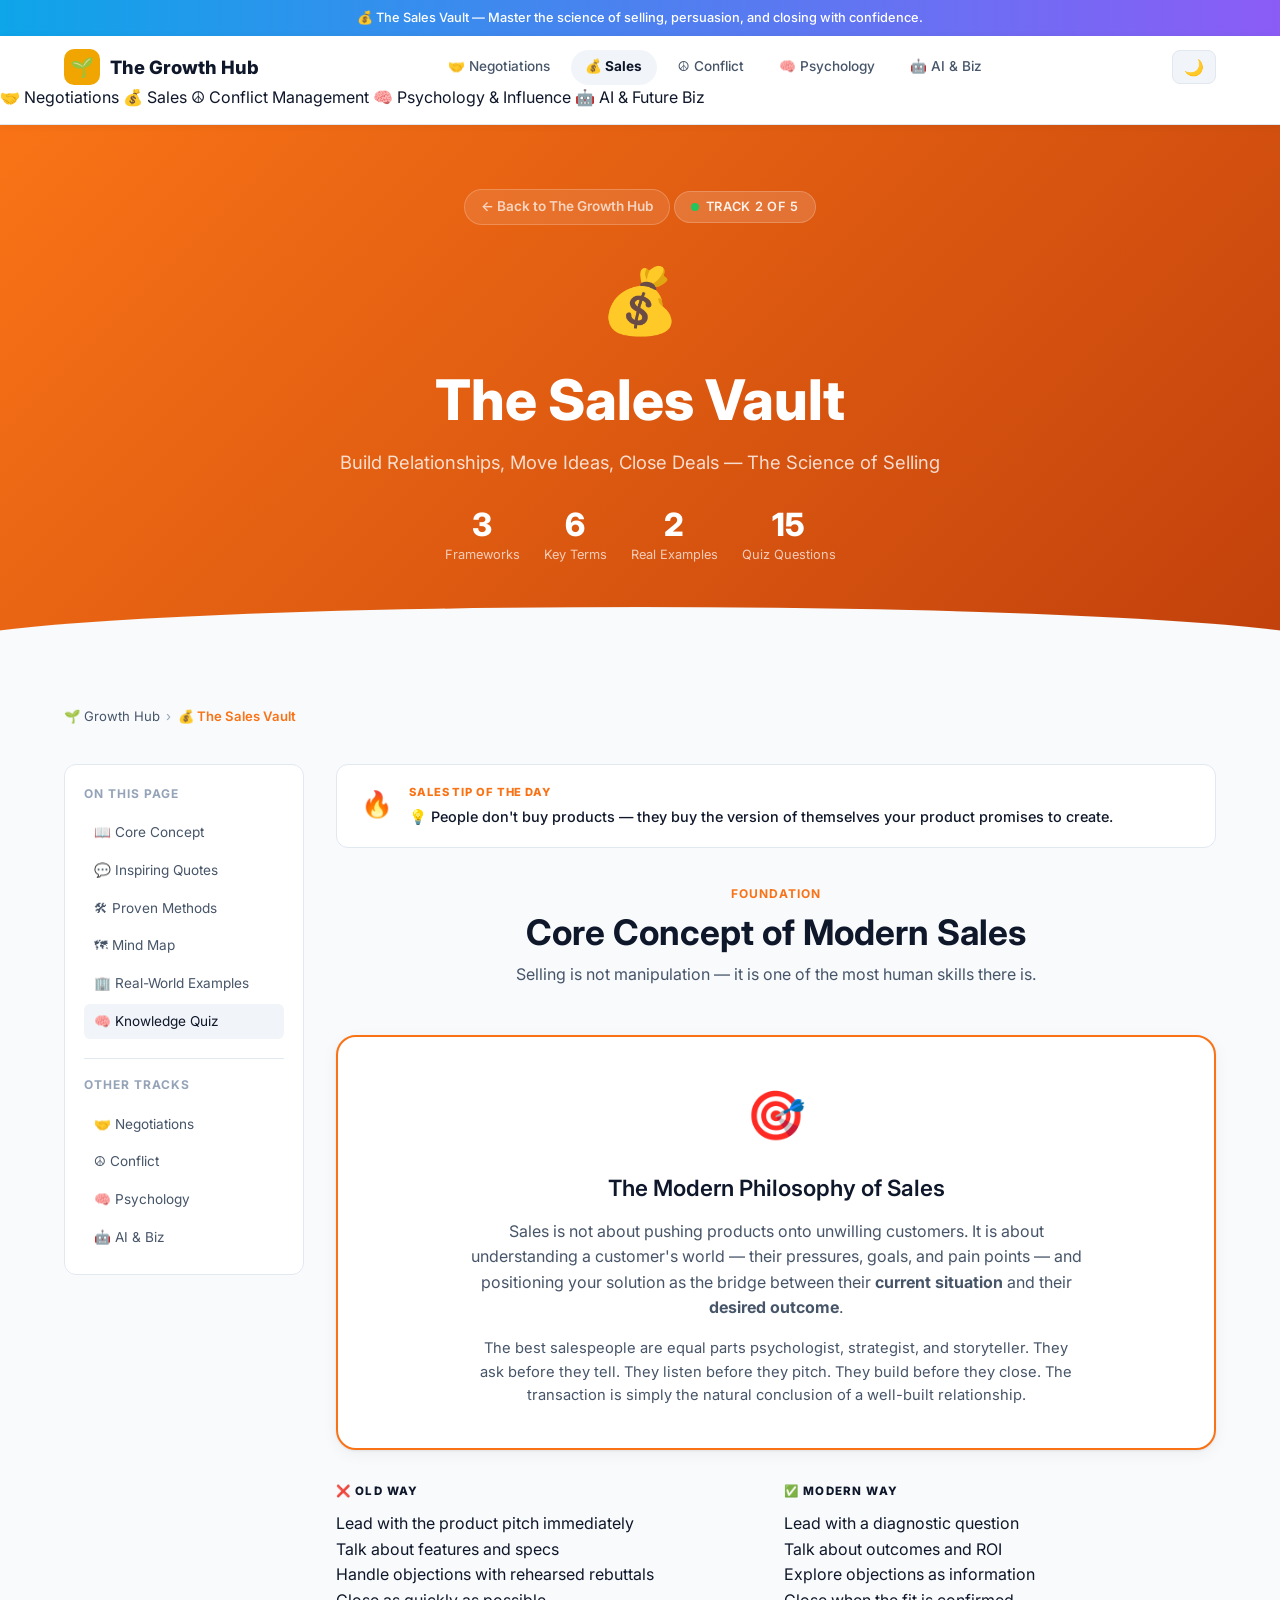
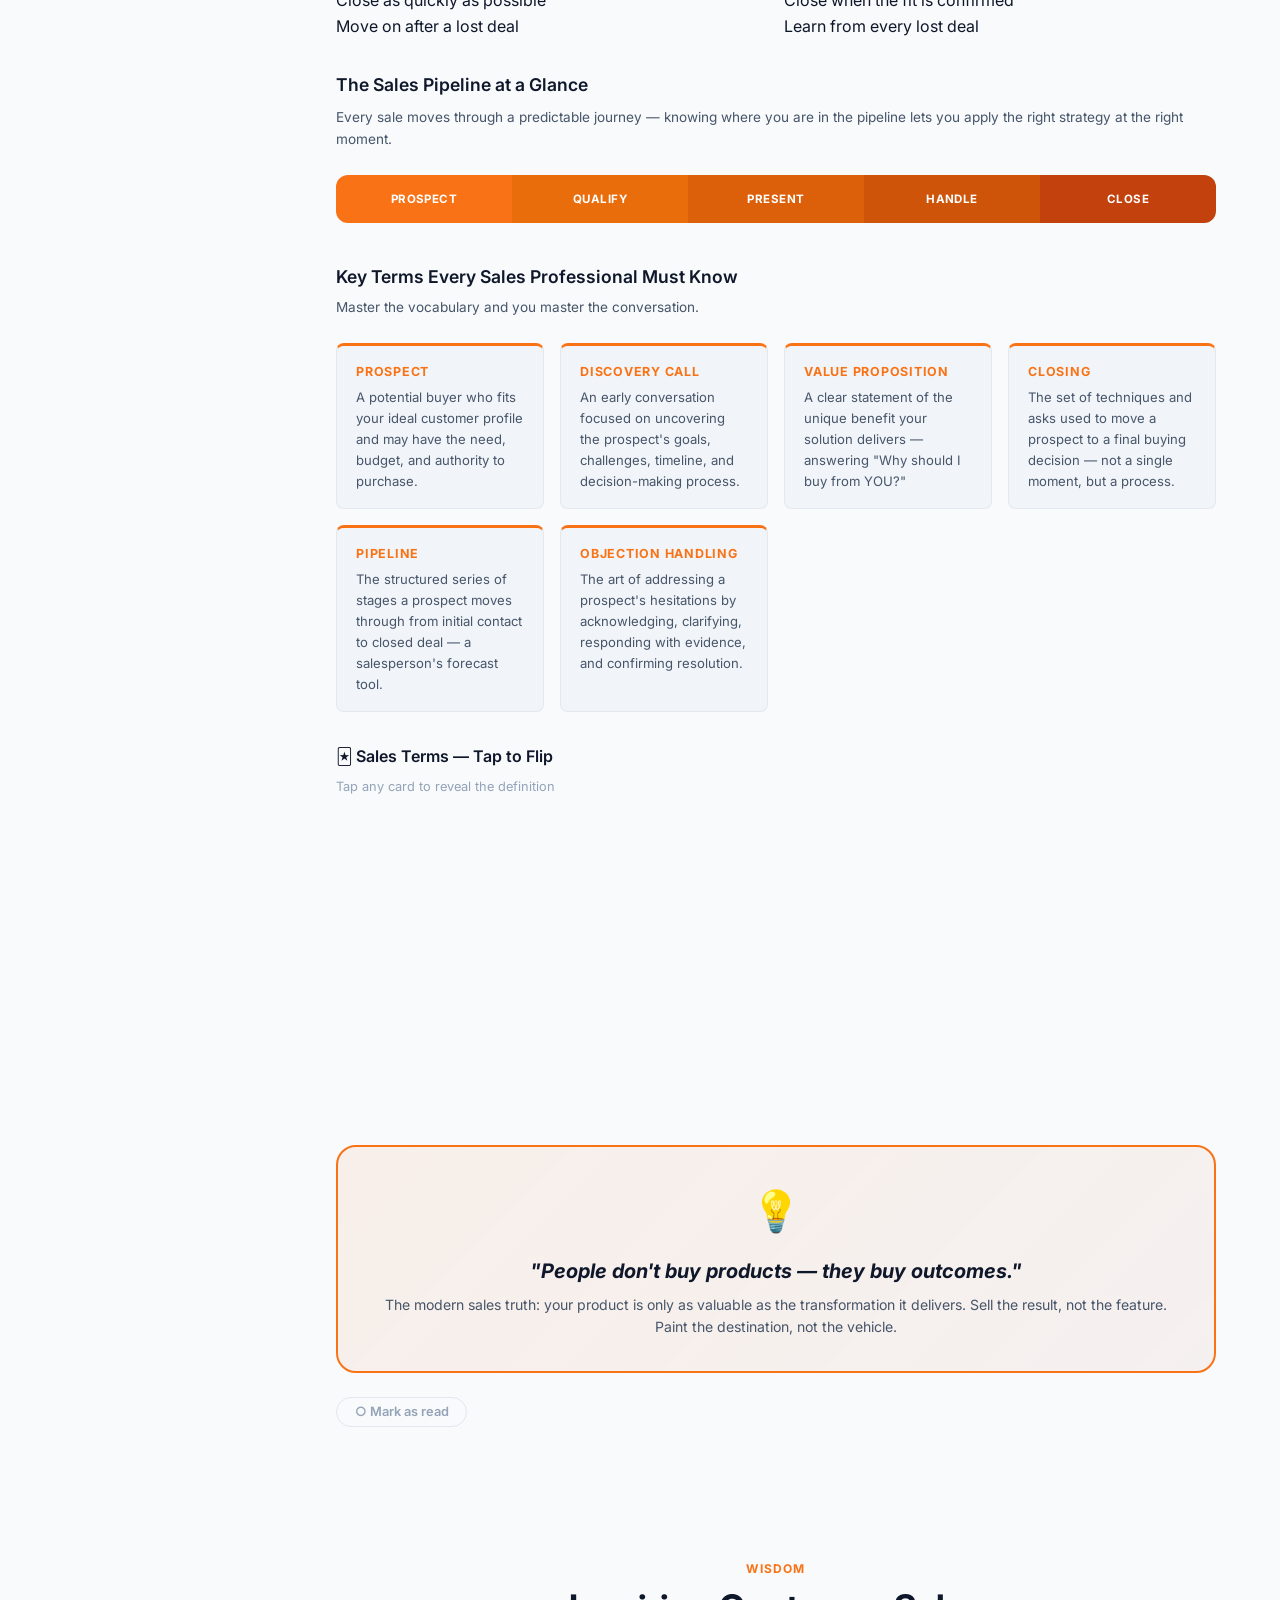
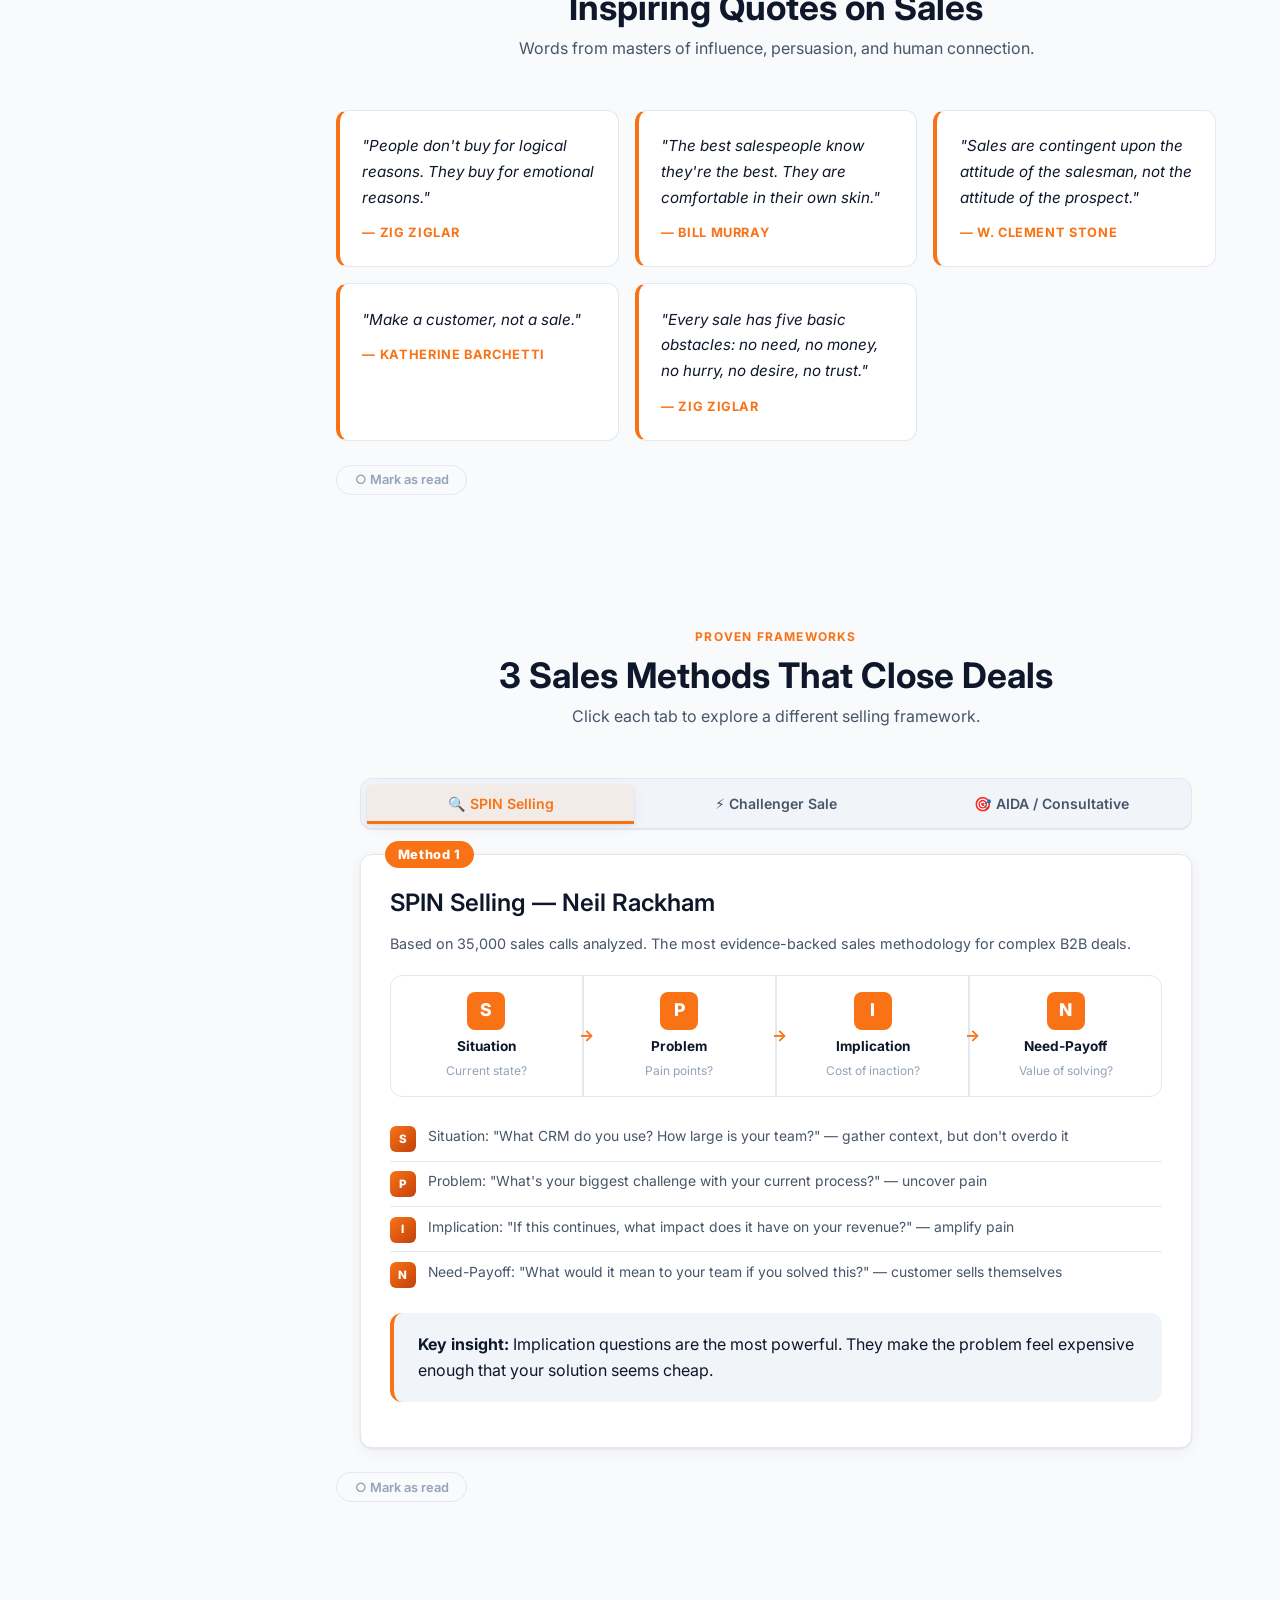
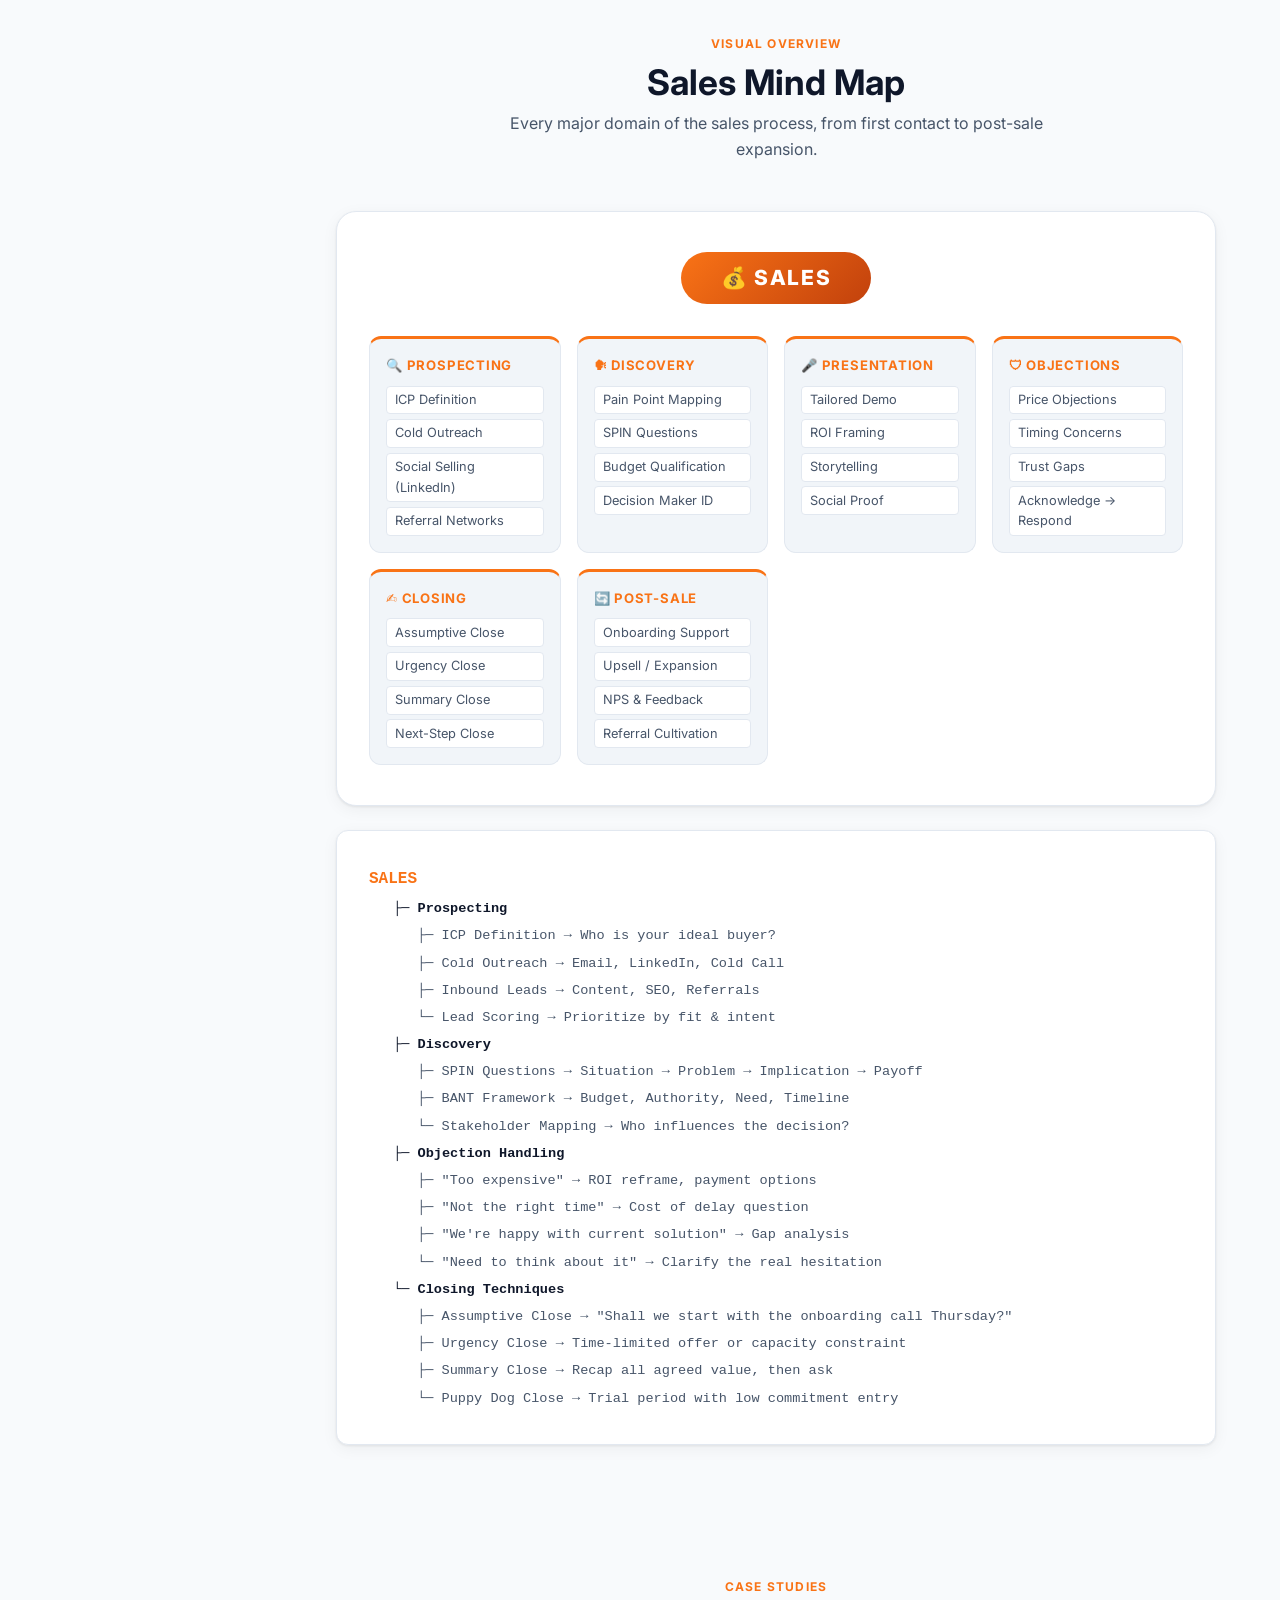
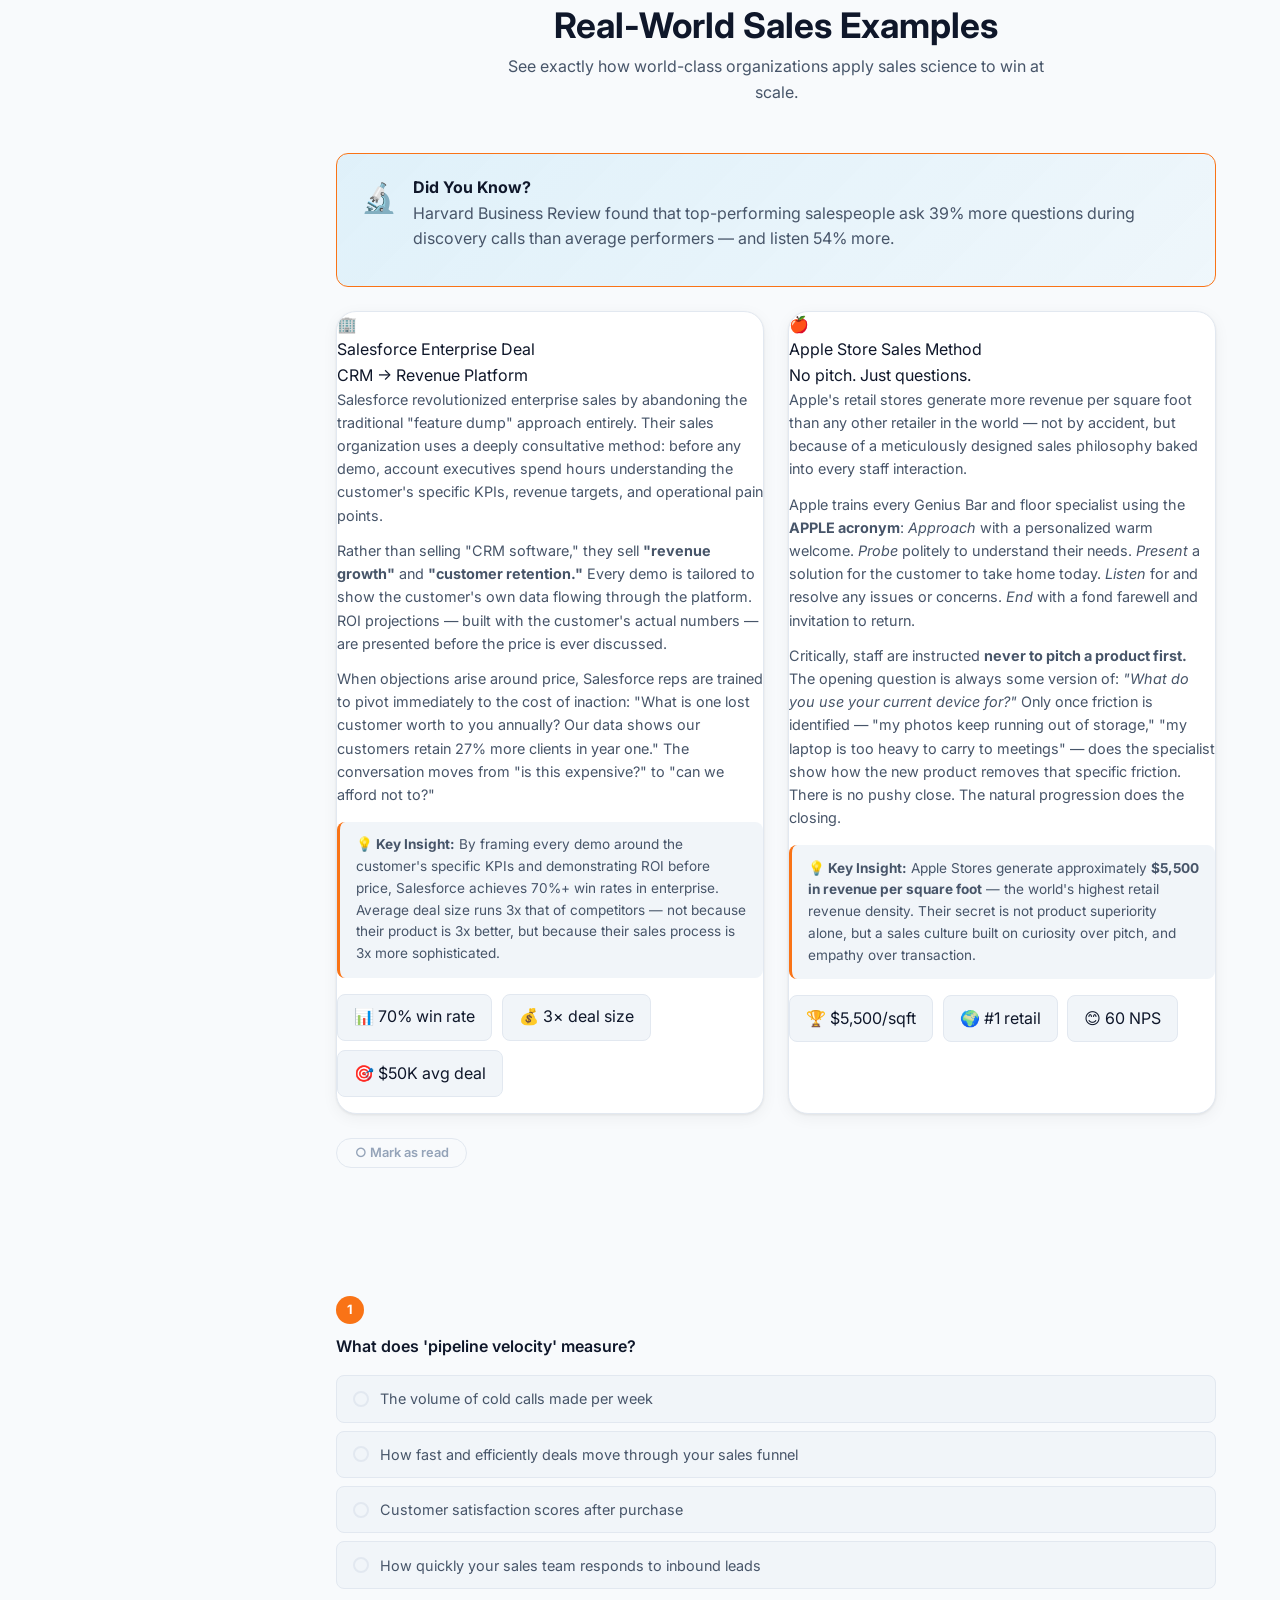
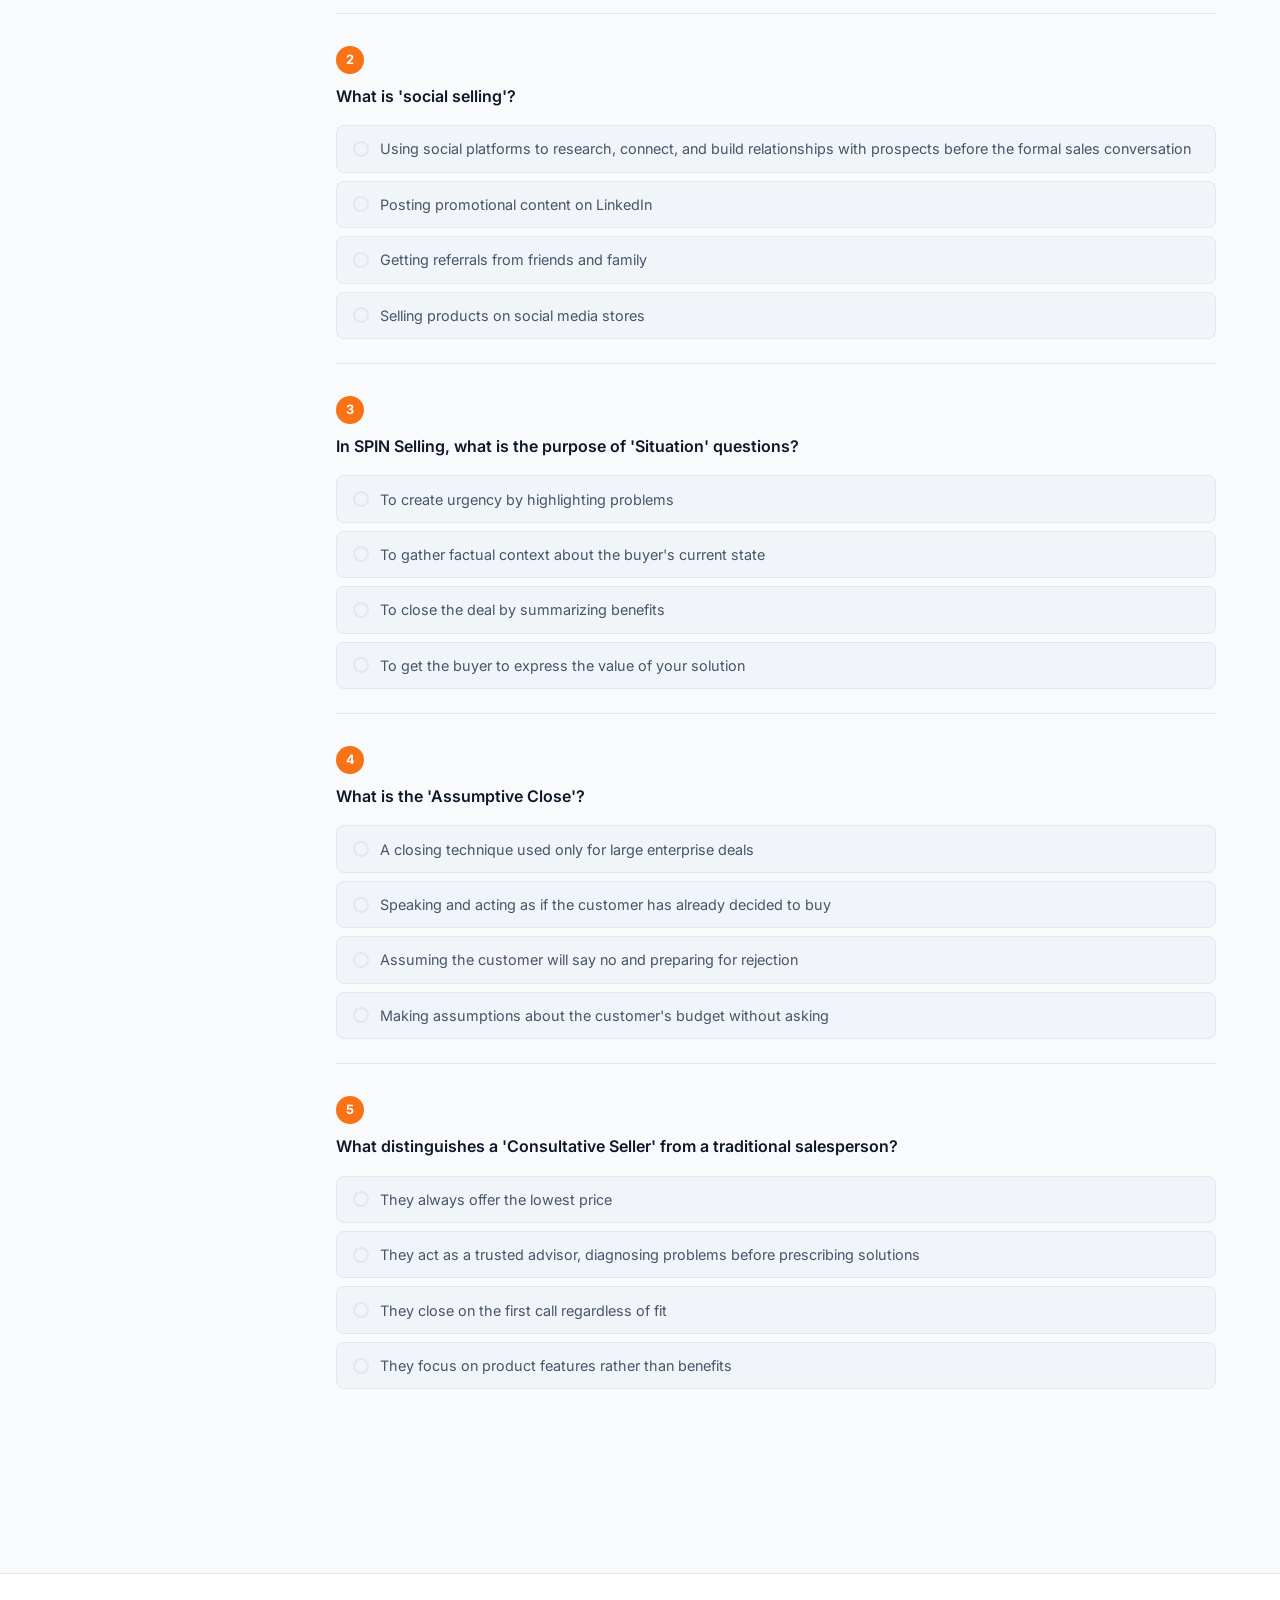
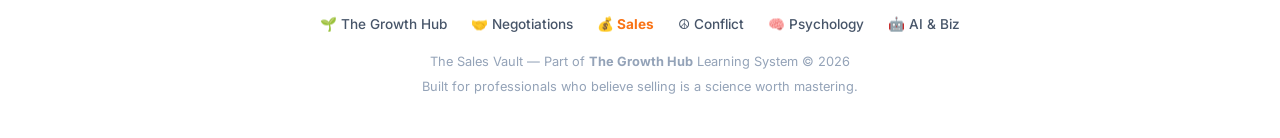
<file: sales/index.html>
<!DOCTYPE html>
<html lang="en">
<head>
  <meta charset="UTF-8" />
  <meta name="viewport" content="width=device-width, initial-scale=1.0" />
  <title>The Sales Vault — The Growth Hub</title>
  <meta name="description" content="Build relationships, move ideas, and close deals. Master SPIN Selling, the Challenger Sale, and consultative selling techniques inside The Sales Vault." />
  <link rel="stylesheet" href="../css/styles.css" />
  <link rel="preconnect" href="https://fonts.googleapis.com" />
  <link href="https://fonts.googleapis.com/css2?family=Inter:wght@400;500;600;700;800&display=swap" rel="stylesheet" />
  <style>
    :root {
      --site-color: #f97316;
      --site-dark: #c2410c;
    }

    /* Key Terms Grid */
    .key-terms-grid {
      display: grid;
      grid-template-columns: repeat(auto-fit, minmax(200px, 1fr));
      gap: 1rem;
      margin-top: 1.5rem;
    }

    .key-term-card {
      background: var(--bg-sidebar);
      border: 1px solid var(--border);
      border-radius: var(--radius-sm);
      padding: 1rem 1.2rem;
      border-top: 3px solid var(--site-color);
      transition: box-shadow 0.2s;
    }

    .key-term-card:hover { box-shadow: var(--shadow-hover); }

    .key-term-card .term-name {
      font-size: 0.78rem;
      font-weight: 700;
      letter-spacing: 0.06em;
      text-transform: uppercase;
      color: var(--site-color);
      margin-bottom: 0.3rem;
    }

    .key-term-card p {
      font-size: 0.82rem;
      margin: 0;
      color: var(--text-secondary);
    }

    /* SPIN step labels */
    .spin-row {
      display: flex;
      align-items: flex-start;
      gap: 1rem;
      padding: 0.75rem 0;
      border-bottom: 1px solid var(--border);
    }
    .spin-row:last-child { border-bottom: none; }

    .spin-letter {
      min-width: 36px;
      height: 36px;
      background: var(--site-color);
      color: white;
      font-weight: 800;
      font-size: 1.1rem;
      border-radius: 8px;
      display: flex;
      align-items: center;
      justify-content: center;
      flex-shrink: 0;
    }

    .spin-content strong {
      display: block;
      font-size: 0.9rem;
      color: var(--text-primary);
      margin-bottom: 0.1rem;
    }

    .spin-content span {
      font-size: 0.83rem;
      color: var(--text-secondary);
    }

    /* AIDA flow */
    .aida-flow {
      display: flex;
      gap: 0;
      margin-top: 1.2rem;
      border-radius: var(--radius);
      overflow: hidden;
    }

    .aida-step {
      flex: 1;
      text-align: center;
      padding: 1rem 0.5rem;
      background: var(--bg-sidebar);
      border-right: 1px solid var(--border);
    }

    .aida-step:last-child { border-right: none; }

    .aida-letter {
      font-size: 1.6rem;
      font-weight: 800;
      color: var(--site-color);
      line-height: 1;
    }

    .aida-word {
      font-size: 0.72rem;
      font-weight: 700;
      text-transform: uppercase;
      letter-spacing: 0.05em;
      color: var(--text-muted);
      margin-top: 0.2rem;
    }

    .aida-desc {
      font-size: 0.78rem;
      color: var(--text-secondary);
      margin-top: 0.4rem;
      line-height: 1.4;
    }

    /* Objection flow */
    .objection-flow {
      display: flex;
      flex-wrap: wrap;
      align-items: center;
      gap: 0.4rem;
      margin-top: 1rem;
    }

    .obj-step {
      background: rgba(249,115,22,0.1);
      color: var(--site-color);
      border: 1px solid rgba(249,115,22,0.3);
      border-radius: 20px;
      padding: 0.3rem 0.9rem;
      font-size: 0.8rem;
      font-weight: 600;
    }

    .obj-arrow {
      color: var(--text-muted);
      font-size: 1rem;
    }

    /* Challenger badges */
    .challenger-step {
      display: flex;
      align-items: flex-start;
      gap: 0.9rem;
      padding: 0.7rem 0;
      border-bottom: 1px solid var(--border);
    }
    .challenger-step:last-child { border-bottom: none; }

    .ch-badge {
      min-width: 26px;
      height: 26px;
      background: linear-gradient(135deg, var(--site-color), var(--site-dark));
      color: white;
      font-size: 0.7rem;
      font-weight: 800;
      border-radius: 6px;
      display: flex;
      align-items: center;
      justify-content: center;
      flex-shrink: 0;
      margin-top: 0.1rem;
    }

    .ch-content strong {
      display: block;
      font-size: 0.88rem;
      color: var(--text-primary);
      margin-bottom: 0.1rem;
    }

    .ch-content span {
      font-size: 0.82rem;
      color: var(--text-secondary);
    }

    /* Mind map enhanced */
    .mindmap-visual {
      background: var(--bg-card);
      border: 1px solid var(--border);
      border-radius: var(--radius-lg);
      padding: 2.5rem 2rem;
      box-shadow: var(--shadow);
      overflow-x: auto;
    }

    .mm-root {
      text-align: center;
      margin-bottom: 2rem;
    }

    .mm-root-label {
      display: inline-block;
      background: linear-gradient(135deg, var(--site-color), var(--site-dark));
      color: white;
      font-size: 1.3rem;
      font-weight: 800;
      padding: 0.6rem 2.5rem;
      border-radius: 50px;
      letter-spacing: 0.08em;
    }

    .mm-branches {
      display: grid;
      grid-template-columns: repeat(auto-fit, minmax(160px, 1fr));
      gap: 1rem;
    }

    .mm-branch-block {
      background: var(--bg-sidebar);
      border: 1px solid var(--border);
      border-radius: var(--radius);
      padding: 1rem;
      border-top: 3px solid var(--site-color);
    }

    .mm-branch-title {
      font-size: 0.82rem;
      font-weight: 700;
      text-transform: uppercase;
      letter-spacing: 0.06em;
      color: var(--site-color);
      margin-bottom: 0.6rem;
    }

    .mm-leaves {
      display: flex;
      flex-direction: column;
      gap: 0.3rem;
    }

    .mm-leaf {
      font-size: 0.8rem;
      color: var(--text-secondary);
      padding: 0.2rem 0.5rem;
      background: var(--bg-card);
      border-radius: 4px;
      border: 1px solid var(--border);
    }

    /* Stat callout in examples */
    .stat-callout {
      display: inline-flex;
      align-items: center;
      gap: 0.5rem;
      background: linear-gradient(135deg, var(--site-color), var(--site-dark));
      color: white;
      border-radius: var(--radius-sm);
      padding: 0.5rem 1rem;
      font-size: 0.85rem;
      font-weight: 700;
      margin-top: 0.8rem;
    }

    /* Pipeline callout */
    .pipeline-bar {
      display: flex;
      border-radius: var(--radius);
      overflow: hidden;
      margin-top: 1.5rem;
      height: 48px;
    }

    .pipeline-stage {
      flex: 1;
      display: flex;
      align-items: center;
      justify-content: center;
      font-size: 0.72rem;
      font-weight: 700;
      text-transform: uppercase;
      letter-spacing: 0.04em;
      color: white;
      text-align: center;
      transition: flex 0.3s;
    }

    .ps-1 { background: #f97316; }
    .ps-2 { background: #ea6d0c; }
    .ps-3 { background: #dc600a; }
    .ps-4 { background: #ce5409; }
    .ps-5 { background: #c2410c; }

    /* Sales truth box */
    .truth-box {
      background: linear-gradient(135deg, rgba(249,115,22,0.08), rgba(194,65,12,0.05));
      border: 2px solid var(--site-color);
      border-radius: var(--radius-lg);
      padding: 2rem;
      text-align: center;
      margin-top: 2rem;
    }

    .truth-box .truth-icon { font-size: 2.5rem; display: block; margin-bottom: 0.8rem; }
    .truth-box blockquote {
      font-size: 1.25rem;
      font-weight: 700;
      font-style: italic;
      color: var(--text-primary);
      line-height: 1.5;
      margin-bottom: 0.5rem;
    }
    .truth-box .truth-sub {
      font-size: 0.88rem;
      color: var(--text-secondary);
      margin: 0;
    }

    /* Quiz bank label row */
    .quiz-bank-label {
      display: flex;
      align-items: center;
      justify-content: space-between;
      flex-wrap: wrap;
      gap: 0.75rem;
      margin-bottom: 1.5rem;
      padding: 0.75rem 1rem;
      background: var(--bg-sidebar);
      border: 1px solid var(--border);
      border-radius: var(--radius);
      font-size: 0.85rem;
      color: var(--text-secondary);
    }

    .quiz-refresh-btn {
      display: inline-flex;
      align-items: center;
      gap: 0.4rem;
      background: linear-gradient(135deg, var(--site-color), var(--site-dark));
      color: white;
      border: none;
      border-radius: var(--radius-sm);
      padding: 0.4rem 0.9rem;
      font-size: 0.8rem;
      font-weight: 700;
      cursor: pointer;
      transition: opacity 0.2s;
    }

    .quiz-refresh-btn:hover { opacity: 0.85; }

    /* ── Sticky Section Nav ───────────────────── */
    .sticky-section-nav {
      display: none;
      position: sticky;
      top: 0;
      z-index: 90;
      background: var(--bg-card);
      border-bottom: 1px solid var(--border);
      overflow-x: auto;
      white-space: nowrap;
      padding: 0 0.5rem;
      box-shadow: 0 2px 8px rgba(0,0,0,0.07);
      scrollbar-width: none;
    }
    .sticky-section-nav::-webkit-scrollbar { display: none; }
    .sticky-section-nav a {
      display: inline-block;
      padding: 0.7rem 0.9rem;
      font-size: 0.78rem;
      font-weight: 600;
      color: var(--text-secondary);
      text-decoration: none;
      border-bottom: 2px solid transparent;
      transition: color 0.2s, border-color 0.2s;
    }
    .sticky-section-nav a:hover,
    .sticky-section-nav a.active {
      color: var(--site-color);
      border-bottom-color: var(--site-color);
    }
    @media (max-width: 768px) {
      .sticky-section-nav { display: block; }
    }

    /* ── Methods Tabs ─────────────────────────── */
    .methods-tab-container {
      margin-top: 1.5rem;
    }
    .methods-tabs {
      display: flex;
      gap: 0.5rem;
      flex-wrap: wrap;
      border-bottom: 2px solid var(--border);
      margin-bottom: 1.5rem;
    }
    .method-tab-btn {
      background: none;
      border: none;
      padding: 0.6rem 1.1rem;
      font-size: 0.88rem;
      font-weight: 600;
      color: var(--text-secondary);
      cursor: pointer;
      border-bottom: 3px solid transparent;
      margin-bottom: -2px;
      border-radius: 4px 4px 0 0;
      transition: color 0.2s, border-color 0.2s, background 0.2s;
    }
    .method-tab-btn:hover {
      color: var(--site-color);
      background: rgba(249,115,22,0.05);
    }
    .method-tab-btn.active {
      color: var(--site-color);
      border-bottom-color: var(--site-color);
      background: rgba(249,115,22,0.07);
    }
    .method-tab-panel {
      display: none;
    }
    .method-tab-panel.active {
      display: block;
    }

    /* flow-step shorthand used in tab panels */
    .flow-step .fs-num {
      min-width: 38px;
      height: 38px;
      background: var(--site-color);
      color: white;
      font-weight: 800;
      font-size: 1.1rem;
      border-radius: 8px;
      display: flex;
      align-items: center;
      justify-content: center;
      flex-shrink: 0;
    }
    .flow-step .fs-label {
      font-size: 0.85rem;
      font-weight: 700;
      color: var(--text-primary);
    }
    .flow-step .fs-sub {
      font-size: 0.75rem;
      color: var(--text-muted);
    }

    /* steps-list used in tab panels */
    .steps-list {
      list-style: none;
      padding: 0;
      margin: 1rem 0;
    }
    .steps-list li {
      display: flex;
      align-items: flex-start;
      gap: 0.75rem;
      padding: 0.55rem 0;
      border-bottom: 1px solid var(--border);
      font-size: 0.87rem;
      color: var(--text-secondary);
    }
    .steps-list li:last-child { border-bottom: none; }
    .step-num {
      min-width: 26px;
      height: 26px;
      background: linear-gradient(135deg, var(--site-color), var(--site-dark));
      color: white;
      font-size: 0.72rem;
      font-weight: 800;
      border-radius: 6px;
      display: flex;
      align-items: center;
      justify-content: center;
      flex-shrink: 0;
      margin-top: 0.05rem;
    }

    /* ── Flip Cards ───────────────────────────── */
    .flip-grid {
      display: grid;
      grid-template-columns: repeat(auto-fill, minmax(155px, 1fr));
      gap: 1rem;
      margin-bottom: 2rem;
    }
    .flip-card {
      height: 140px;
      perspective: 800px;
      cursor: pointer;
    }
    .flip-card-inner {
      position: relative;
      width: 100%;
      height: 100%;
      transition: transform 0.5s;
      transform-style: preserve-3d;
    }
    .flip-card.flipped .flip-card-inner {
      transform: rotateY(180deg);
    }
    .flip-card-front,
    .flip-card-back {
      position: absolute;
      width: 100%;
      height: 100%;
      backface-visibility: hidden;
      -webkit-backface-visibility: hidden;
      border-radius: var(--radius-sm);
      border: 1px solid var(--border);
      display: flex;
      flex-direction: column;
      align-items: center;
      justify-content: center;
      padding: 0.85rem;
      text-align: center;
    }
    .flip-card-front {
      background: var(--bg-sidebar);
      border-top: 3px solid var(--site-color);
    }
    .flip-card-back {
      background: linear-gradient(135deg, rgba(249,115,22,0.08), rgba(194,65,12,0.05));
      border-top: 3px solid var(--site-color);
      transform: rotateY(180deg);
      font-size: 0.8rem;
      color: var(--text-secondary);
      line-height: 1.5;
    }
    .fc-icon {
      font-size: 1.4rem;
      display: block;
      margin-bottom: 0.4rem;
    }
    .fc-term {
      font-size: 0.82rem;
      font-weight: 700;
      color: var(--text-primary);
      display: block;
    }
    .fc-hint {
      font-size: 0.68rem;
      color: var(--text-muted);
      margin-top: 0.3rem;
      display: block;
    }

    /* ── Mark as Read Buttons ─────────────────── */
    .section-complete-btn {
      display: inline-flex;
      align-items: center;
      gap: 0.4rem;
      margin-top: 1.5rem;
      background: none;
      border: 1.5px solid var(--border);
      border-radius: 20px;
      padding: 0.4rem 1.1rem;
      font-size: 0.8rem;
      font-weight: 600;
      color: var(--text-muted);
      cursor: pointer;
      transition: color 0.2s, border-color 0.2s, background 0.2s;
    }
    .section-complete-btn:hover {
      border-color: var(--site-color);
      color: var(--site-color);
    }
    .section-complete-btn.done {
      border-color: #22c55e;
      color: #22c55e;
      background: rgba(34,197,94,0.07);
    }
  </style>
</head>
<body>

  <!-- Update Banner -->
  <div class="update-banner">
    💰 The Sales Vault — Master the science of selling, persuasion, and closing with confidence.
  </div>

  <!-- Navbar -->
  <nav class="navbar">
    <div class="container">
      <a href="../index.html" class="navbar-brand">
        <span class="brand-icon">🌱</span>
        The Growth Hub
      </a>
      <div class="navbar-links">
        <a href="../negotiations/index.html">🤝 Negotiations</a>
        <a href="../sales/index.html" class="active">💰 Sales</a>
        <a href="../conflict/index.html">☮️ Conflict</a>
        <a href="../psychology/index.html">🧠 Psychology</a>
        <a href="../ai-trends/index.html">🤖 AI &amp; Biz</a>
      </div>
      <div class="navbar-actions">
        <button class="btn-theme" id="theme-toggle" onclick="toggleTheme()" title="Toggle theme">🌙</button>
        <button class="mobile-menu-btn" id="mobile-menu-btn">☰</button>
      </div>
    </div>
    <div class="navbar-mobile-menu" id="navbar-mobile-menu">
      <a href="../negotiations/index.html">🤝 Negotiations</a>
      <a href="../sales/index.html">💰 Sales</a>
      <a href="../conflict/index.html">☮️ Conflict Management</a>
      <a href="../psychology/index.html">🧠 Psychology &amp; Influence</a>
      <a href="../ai-trends/index.html">🤖 AI &amp; Future Biz</a>
    </div>
  </nav>

  <div class="sticky-section-nav" id="sticky-nav">
    <a href="#concept">💡 Concept</a>
    <a href="#quotes">✍️ Quotes</a>
    <a href="#methods">⚙️ Methods</a>
    <a href="#mindmap">🗺️ Mind Map</a>
    <a href="#examples">🌍 Examples</a>
    <a href="#quiz">🧩 Quiz</a>
  </div>

  <!-- Hero -->
  <section class="subsite-hero">
    <div class="container">
      <a href="../index.html" class="back-to-hub">← Back to The Growth Hub</a>
      <div class="hero-badge fade-in">
        <span class="dot"></span> Track 2 of 5
      </div>
      <span class="hero-icon fade-in fade-in-delay-1">💰</span>
      <h1 class="fade-in fade-in-delay-2">The Sales Vault</h1>
      <p class="fade-in fade-in-delay-3" style="font-size:1.15rem; max-width:620px; margin:1rem auto 2rem;">
        Build Relationships, Move Ideas, Close Deals — The Science of Selling
      </p>
      <div class="stats-row fade-in fade-in-delay-4">
        <div class="stat-item">
          <div class="stat-num" style="color:white;">3</div>
          <div class="stat-label" style="color:rgba(255,255,255,0.7);">Frameworks</div>
        </div>
        <div class="stat-item">
          <div class="stat-num" style="color:white;">6</div>
          <div class="stat-label" style="color:rgba(255,255,255,0.7);">Key Terms</div>
        </div>
        <div class="stat-item">
          <div class="stat-num" style="color:white;">2</div>
          <div class="stat-label" style="color:rgba(255,255,255,0.7);">Real Examples</div>
        </div>
        <div class="stat-item">
          <div class="stat-num" style="color:white;">15</div>
          <div class="stat-label" style="color:rgba(255,255,255,0.7);">Quiz Questions</div>
        </div>
      </div>
    </div>
  </section>

  <!-- Main Layout -->
  <div class="container" style="margin-top:3rem;">

    <!-- Breadcrumb -->
    <nav class="breadcrumb">
      <a href="../index.html">🌱 Growth Hub</a>
      <span>›</span>
      <span style="color: var(--site-color); font-weight:600;">💰 The Sales Vault</span>
    </nav>

    <div class="page-layout" style="margin-top:1.5rem; margin-bottom:4rem;">

      <!-- TOC Sidebar -->
      <aside class="toc-sidebar">
        <div class="toc-title">On This Page</div>
        <nav class="toc-list">
          <a href="#concept">📖 Core Concept</a>
          <a href="#quotes">💬 Inspiring Quotes</a>
          <a href="#methods">🛠 Proven Methods</a>
          <a href="#mindmap">🗺 Mind Map</a>
          <a href="#examples">🏢 Real-World Examples</a>
          <a href="#quiz">🧠 Knowledge Quiz</a>
        </nav>
        <div style="margin-top:1.2rem; padding-top:1rem; border-top:1px solid var(--border);">
          <div class="toc-title">Other Tracks</div>
          <nav class="toc-list">
            <a href="../negotiations/index.html">🤝 Negotiations</a>
            <a href="../conflict/index.html">☮️ Conflict</a>
            <a href="../psychology/index.html">🧠 Psychology</a>
            <a href="../ai-trends/index.html">🤖 AI &amp; Biz</a>
          </nav>
        </div>
      </aside>

      <!-- Main Content -->
      <main>

        <!-- Tip of the Day -->
        <div class="tip-rotator">
          <span class="tip-icon">🔥</span>
          <div>
            <div class="tip-label">Sales Tip of the Day</div>
            <div class="tip-text" id="tip-text">Loading tip...</div>
          </div>
        </div>

        <!-- ══════════════════════════════════════ -->
        <!-- SECTION 1: Core Concept               -->
        <!-- ══════════════════════════════════════ -->
        <section id="concept" class="section" style="padding-top:0;">
          <div class="section-header reveal">
            <span class="section-label">Foundation</span>
            <h2>Core Concept of Modern Sales</h2>
            <p>Selling is not manipulation — it is one of the most human skills there is.</p>
          </div>

          <!-- Concept Box -->
          <div class="concept-box reveal">
            <span class="big-icon">🎯</span>
            <h3>The Modern Philosophy of Sales</h3>
            <p style="font-size:1rem; max-width:640px; margin:0 auto;">
              Sales is not about pushing products onto unwilling customers. It is about understanding a customer's world — their pressures, goals, and pain points — and positioning your solution as the bridge between their <strong>current situation</strong> and their <strong>desired outcome</strong>.
            </p>
            <p style="font-size:0.92rem; max-width:600px; margin:1rem auto 0;">
              The best salespeople are equal parts psychologist, strategist, and storyteller. They ask before they tell. They listen before they pitch. They build before they close. The transaction is simply the natural conclusion of a well-built relationship.
            </p>
          </div>

          <!-- Before / After: Old Sales vs Modern Sales -->
          <div class="before-after reveal" style="margin-top:2rem;">
            <div class="ba-before">
              <div class="ba-label ba-label-before">❌ Old Way</div>
              <ul class="ba-list">
                <li>Lead with the product pitch immediately</li>
                <li>Talk about features and specs</li>
                <li>Handle objections with rehearsed rebuttals</li>
                <li>Close as quickly as possible</li>
                <li>Move on after a lost deal</li>
              </ul>
            </div>
            <div class="ba-after">
              <div class="ba-label ba-label-after">✅ Modern Way</div>
              <ul class="ba-list">
                <li>Lead with a diagnostic question</li>
                <li>Talk about outcomes and ROI</li>
                <li>Explore objections as information</li>
                <li>Close when the fit is confirmed</li>
                <li>Learn from every lost deal</li>
              </ul>
            </div>
          </div>

          <!-- Pipeline visual -->
          <div class="reveal" style="margin-top:2rem;">
            <h4 style="margin-bottom:0.5rem;">The Sales Pipeline at a Glance</h4>
            <p style="font-size:0.85rem;">Every sale moves through a predictable journey — knowing where you are in the pipeline lets you apply the right strategy at the right moment.</p>
            <div class="pipeline-bar">
              <div class="pipeline-stage ps-1">Prospect</div>
              <div class="pipeline-stage ps-2">Qualify</div>
              <div class="pipeline-stage ps-3">Present</div>
              <div class="pipeline-stage ps-4">Handle</div>
              <div class="pipeline-stage ps-5">Close</div>
            </div>
          </div>

          <!-- Key Terms -->
          <div class="reveal" style="margin-top:2.5rem;">
            <h4 style="margin-bottom:0.4rem;">Key Terms Every Sales Professional Must Know</h4>
            <p style="font-size:0.85rem; margin-bottom:0;">Master the vocabulary and you master the conversation.</p>
            <div class="key-terms-grid">
              <div class="key-term-card">
                <div class="term-name">Prospect</div>
                <p>A potential buyer who fits your ideal customer profile and may have the need, budget, and authority to purchase.</p>
              </div>
              <div class="key-term-card">
                <div class="term-name">Discovery Call</div>
                <p>An early conversation focused on uncovering the prospect's goals, challenges, timeline, and decision-making process.</p>
              </div>
              <div class="key-term-card">
                <div class="term-name">Value Proposition</div>
                <p>A clear statement of the unique benefit your solution delivers — answering "Why should I buy from YOU?"</p>
              </div>
              <div class="key-term-card">
                <div class="term-name">Closing</div>
                <p>The set of techniques and asks used to move a prospect to a final buying decision — not a single moment, but a process.</p>
              </div>
              <div class="key-term-card">
                <div class="term-name">Pipeline</div>
                <p>The structured series of stages a prospect moves through from initial contact to closed deal — a salesperson's forecast tool.</p>
              </div>
              <div class="key-term-card">
                <div class="term-name">Objection Handling</div>
                <p>The art of addressing a prospect's hesitations by acknowledging, clarifying, responding with evidence, and confirming resolution.</p>
              </div>
            </div>
          </div>

          <h4 style="margin: 2rem 0 0.5rem; font-size: 1rem;">🃏 Sales Terms — Tap to Flip</h4>
          <p style="font-size:0.8rem;color:var(--text-muted);margin-bottom:1rem;">Tap any card to reveal the definition</p>
          <div class="flip-grid">
            <div class="flip-card">
              <div class="flip-card-inner">
                <div class="flip-card-front"><span class="fc-icon">🔍</span><span class="fc-term">Discovery Call</span><span class="fc-hint">Tap to flip</span></div>
                <div class="flip-card-back">A structured conversation to understand the prospect's goals, pain, budget, and decision process before presenting any solution.</div>
              </div>
            </div>
            <div class="flip-card">
              <div class="flip-card-inner">
                <div class="flip-card-front"><span class="fc-icon">💎</span><span class="fc-term">Value Proposition</span><span class="fc-hint">Tap to flip</span></div>
                <div class="flip-card-back">The unique benefit your solution delivers for a specific customer problem. Answers: "Why should THIS customer buy from ME?"</div>
              </div>
            </div>
            <div class="flip-card">
              <div class="flip-card-inner">
                <div class="flip-card-front"><span class="fc-icon">🎯</span><span class="fc-term">ICP</span><span class="fc-hint">Tap to flip</span></div>
                <div class="flip-card-back">Ideal Customer Profile — the description of the perfect buyer: company size, industry, role, pain points, budget range.</div>
              </div>
            </div>
            <div class="flip-card">
              <div class="flip-card-inner">
                <div class="flip-card-front"><span class="fc-icon">🔄</span><span class="fc-term">Pipeline</span><span class="fc-hint">Tap to flip</span></div>
                <div class="flip-card-back">The visual representation of all active deals at each stage of your sales process — from Prospect to Closed Won.</div>
              </div>
            </div>
            <div class="flip-card">
              <div class="flip-card-inner">
                <div class="flip-card-front"><span class="fc-icon">🚧</span><span class="fc-term">Objection</span><span class="fc-hint">Tap to flip</span></div>
                <div class="flip-card-back">A concern or question a prospect raises. NOT a rejection — it's a request for more information or reassurance. Handle it with: Acknowledge → Clarify → Respond → Confirm.</div>
              </div>
            </div>
            <div class="flip-card">
              <div class="flip-card-inner">
                <div class="flip-card-front"><span class="fc-icon">⚡</span><span class="fc-term">Pipeline Velocity</span><span class="fc-hint">Tap to flip</span></div>
                <div class="flip-card-back">How fast deals move through your funnel. Formula: (# of deals × avg value × win rate) ÷ sales cycle length.</div>
              </div>
            </div>
          </div>

          <!-- Highlight Box -->
          <div class="truth-box reveal">
            <span class="truth-icon">💡</span>
            <blockquote>"People don't buy products — they buy outcomes."</blockquote>
            <p class="truth-sub">The modern sales truth: your product is only as valuable as the transformation it delivers. Sell the result, not the feature. Paint the destination, not the vehicle.</p>
          </div>
          <button class="section-complete-btn" data-section="concept">○ Mark as read</button>
        </section>

        <!-- ══════════════════════════════════════ -->
        <!-- SECTION 2: Inspiring Quotes           -->
        <!-- ══════════════════════════════════════ -->
        <section id="quotes" class="section">
          <div class="section-header reveal">
            <span class="section-label">Wisdom</span>
            <h2>Inspiring Quotes on Sales</h2>
            <p>Words from masters of influence, persuasion, and human connection.</p>
          </div>

          <div class="quotes-grid">
            <div class="quote-card reveal">
              <p class="quote-text">"People don't buy for logical reasons. They buy for emotional reasons."</p>
              <div class="quote-author">— Zig Ziglar</div>
            </div>

            <div class="quote-card reveal fade-in-delay-1">
              <p class="quote-text">"The best salespeople know they're the best. They are comfortable in their own skin."</p>
              <div class="quote-author">— Bill Murray</div>
            </div>

            <div class="quote-card reveal fade-in-delay-2">
              <p class="quote-text">"Sales are contingent upon the attitude of the salesman, not the attitude of the prospect."</p>
              <div class="quote-author">— W. Clement Stone</div>
            </div>

            <div class="quote-card reveal">
              <p class="quote-text">"Make a customer, not a sale."</p>
              <div class="quote-author">— Katherine Barchetti</div>
            </div>

            <div class="quote-card reveal fade-in-delay-1" style="grid-column: span 1;">
              <p class="quote-text">"Every sale has five basic obstacles: no need, no money, no hurry, no desire, no trust."</p>
              <div class="quote-author">— Zig Ziglar</div>
            </div>
          </div>
          <button class="section-complete-btn" data-section="quotes">○ Mark as read</button>
        </section>

        <!-- ══════════════════════════════════════ -->
        <!-- SECTION 3: Proven Methods             -->
        <!-- ══════════════════════════════════════ -->
        <section class="section" id="methods">
          <div class="container">
            <div class="section-header reveal">
              <span class="section-label">Proven Frameworks</span>
              <h2>3 Sales Methods That Close Deals</h2>
              <p>Click each tab to explore a different selling framework.</p>
            </div>
            <div class="methods-tab-container">
              <div class="methods-tabs">
                <button class="method-tab-btn active">🔍 SPIN Selling</button>
                <button class="method-tab-btn">⚡ Challenger Sale</button>
                <button class="method-tab-btn">🎯 AIDA / Consultative</button>
              </div>
              <div class="method-tab-panel active">
                <div class="method-card">
                  <span class="method-number">Method 1</span>
                  <h3>SPIN Selling — Neil Rackham</h3>
                  <p>Based on 35,000 sales calls analyzed. The most evidence-backed sales methodology for complex B2B deals.</p>
                  <div class="flow-steps" style="margin:1.2rem 0;">
                    <div class="flow-step"><div class="fs-num">S</div><div class="fs-label">Situation</div><div class="fs-sub">Current state?</div></div>
                    <div class="flow-step"><div class="fs-num">P</div><div class="fs-label">Problem</div><div class="fs-sub">Pain points?</div></div>
                    <div class="flow-step"><div class="fs-num">I</div><div class="fs-label">Implication</div><div class="fs-sub">Cost of inaction?</div></div>
                    <div class="flow-step"><div class="fs-num">N</div><div class="fs-label">Need-Payoff</div><div class="fs-sub">Value of solving?</div></div>
                  </div>
                  <ul class="steps-list">
                    <li><span class="step-num">S</span>Situation: "What CRM do you use? How large is your team?" — gather context, but don't overdo it</li>
                    <li><span class="step-num">P</span>Problem: "What's your biggest challenge with your current process?" — uncover pain</li>
                    <li><span class="step-num">I</span>Implication: "If this continues, what impact does it have on your revenue?" — amplify pain</li>
                    <li><span class="step-num">N</span>Need-Payoff: "What would it mean to your team if you solved this?" — customer sells themselves</li>
                  </ul>
                  <div class="highlight-box"><strong>Key insight:</strong> Implication questions are the most powerful. They make the problem feel expensive enough that your solution seems cheap.</div>
                </div>
              </div>
              <div class="method-tab-panel">
                <div class="method-card">
                  <span class="method-number">Method 2</span>
                  <h3>The Challenger Sale Framework</h3>
                  <p>CEB research showed Challenger reps (not relationship-builders) won the most complex deals. They teach, tailor, and take control.</p>
                  <ul class="steps-list">
                    <li><span class="step-num">1</span><strong>Teach</strong> — Lead with an insight the customer hasn't considered ("Did you know most companies in your industry are losing 15% of revenue to X?")</li>
                    <li><span class="step-num">2</span><strong>Tailor</strong> — Customize the message for each stakeholder (CFO cares about ROI; IT cares about integration; end-user cares about ease)</li>
                    <li><span class="step-num">3</span><strong>Take Control</strong> — Don't let the deal drift. Set clear next steps. Push back constructively when needed</li>
                    <li><span class="step-num">4</span><strong>Challenge Assumptions</strong> — "You might be thinking about this problem in a way that's actually limiting your options"</li>
                    <li><span class="step-num">5</span><strong>Close on Value</strong> — Never discount before you've established full value. Price objections are value gaps</li>
                  </ul>
                  <div class="highlight-box"><strong>Best for:</strong> Complex enterprise B2B sales where the customer has a strong status quo bias and needs someone to show them a better way.</div>
                </div>
              </div>
              <div class="method-tab-panel">
                <div class="method-card">
                  <span class="method-number">Method 3</span>
                  <h3>Consultative Selling — The AIDA Framework</h3>
                  <p>AIDA maps the customer's mental journey from stranger to buyer. Every great sales conversation follows this arc — consciously or not.</p>
                  <div class="flow-steps" style="margin:1.2rem 0;">
                    <div class="flow-step"><div class="fs-num">A</div><div class="fs-label">Attention</div><div class="fs-sub">Hook them</div></div>
                    <div class="flow-step"><div class="fs-num">I</div><div class="fs-label">Interest</div><div class="fs-sub">Show you get it</div></div>
                    <div class="flow-step"><div class="fs-num">D</div><div class="fs-label">Desire</div><div class="fs-sub">Paint the future</div></div>
                    <div class="flow-step"><div class="fs-num">A</div><div class="fs-label">Action</div><div class="fs-sub">Easy next step</div></div>
                  </div>
                  <ul class="steps-list">
                    <li><span class="step-num">A</span>Grab Attention with a bold question or provocative stat — earn the next 30 seconds</li>
                    <li><span class="step-num">I</span>Build Interest by demonstrating you deeply understand their world</li>
                    <li><span class="step-num">D</span>Create Desire by painting a vivid before/after picture of life with your solution</li>
                    <li><span class="step-num">A</span>Drive Action with a clear, low-friction next step ("Can we schedule a 20-min demo?")</li>
                  </ul>
                  <div class="highlight-box"><strong>Objection handling:</strong> Acknowledge → Clarify → Respond → Confirm. Never skip Acknowledge.</div>
                </div>
              </div>
            </div>
          </div>
          <button class="section-complete-btn" data-section="methods">○ Mark as read</button>
        </section>

        <!-- ══════════════════════════════════════ -->
        <!-- SECTION 4: Mind Map                   -->
        <!-- ══════════════════════════════════════ -->
        <section id="mindmap" class="section">
          <div class="section-header reveal">
            <span class="section-label">Visual Overview</span>
            <h2>Sales Mind Map</h2>
            <p>Every major domain of the sales process, from first contact to post-sale expansion.</p>
          </div>

          <div class="mindmap-visual reveal">
            <div class="mm-root">
              <span class="mm-root-label">💰 SALES</span>
            </div>
            <div class="mm-branches">

              <div class="mm-branch-block">
                <div class="mm-branch-title">🔍 Prospecting</div>
                <div class="mm-leaves">
                  <span class="mm-leaf">ICP Definition</span>
                  <span class="mm-leaf">Cold Outreach</span>
                  <span class="mm-leaf">Social Selling (LinkedIn)</span>
                  <span class="mm-leaf">Referral Networks</span>
                </div>
              </div>

              <div class="mm-branch-block">
                <div class="mm-branch-title">🗣 Discovery</div>
                <div class="mm-leaves">
                  <span class="mm-leaf">Pain Point Mapping</span>
                  <span class="mm-leaf">SPIN Questions</span>
                  <span class="mm-leaf">Budget Qualification</span>
                  <span class="mm-leaf">Decision Maker ID</span>
                </div>
              </div>

              <div class="mm-branch-block">
                <div class="mm-branch-title">🎤 Presentation</div>
                <div class="mm-leaves">
                  <span class="mm-leaf">Tailored Demo</span>
                  <span class="mm-leaf">ROI Framing</span>
                  <span class="mm-leaf">Storytelling</span>
                  <span class="mm-leaf">Social Proof</span>
                </div>
              </div>

              <div class="mm-branch-block">
                <div class="mm-branch-title">🛡 Objections</div>
                <div class="mm-leaves">
                  <span class="mm-leaf">Price Objections</span>
                  <span class="mm-leaf">Timing Concerns</span>
                  <span class="mm-leaf">Trust Gaps</span>
                  <span class="mm-leaf">Acknowledge → Respond</span>
                </div>
              </div>

              <div class="mm-branch-block">
                <div class="mm-branch-title">✍️ Closing</div>
                <div class="mm-leaves">
                  <span class="mm-leaf">Assumptive Close</span>
                  <span class="mm-leaf">Urgency Close</span>
                  <span class="mm-leaf">Summary Close</span>
                  <span class="mm-leaf">Next-Step Close</span>
                </div>
              </div>

              <div class="mm-branch-block">
                <div class="mm-branch-title">🔄 Post-Sale</div>
                <div class="mm-leaves">
                  <span class="mm-leaf">Onboarding Support</span>
                  <span class="mm-leaf">Upsell / Expansion</span>
                  <span class="mm-leaf">NPS &amp; Feedback</span>
                  <span class="mm-leaf">Referral Cultivation</span>
                </div>
              </div>

            </div>
          </div>

          <!-- Bonus text-based mind map -->
          <div class="mindmap reveal" style="margin-top:1.5rem;">
            <div class="root">SALES</div>
            <div style="margin-left:1.5rem;">
              <div class="branch">├─ Prospecting</div>
              <div style="margin-left:1.5rem;">
                <div class="leaf">├─ ICP Definition → Who is your ideal buyer?</div>
                <div class="leaf">├─ Cold Outreach → Email, LinkedIn, Cold Call</div>
                <div class="leaf">├─ Inbound Leads → Content, SEO, Referrals</div>
                <div class="leaf">└─ Lead Scoring → Prioritize by fit &amp; intent</div>
              </div>
              <div class="branch">├─ Discovery</div>
              <div style="margin-left:1.5rem;">
                <div class="leaf">├─ SPIN Questions → Situation → Problem → Implication → Payoff</div>
                <div class="leaf">├─ BANT Framework → Budget, Authority, Need, Timeline</div>
                <div class="leaf">└─ Stakeholder Mapping → Who influences the decision?</div>
              </div>
              <div class="branch">├─ Objection Handling</div>
              <div style="margin-left:1.5rem;">
                <div class="leaf">├─ "Too expensive" → ROI reframe, payment options</div>
                <div class="leaf">├─ "Not the right time" → Cost of delay question</div>
                <div class="leaf">├─ "We're happy with current solution" → Gap analysis</div>
                <div class="leaf">└─ "Need to think about it" → Clarify the real hesitation</div>
              </div>
              <div class="branch">└─ Closing Techniques</div>
              <div style="margin-left:1.5rem;">
                <div class="leaf">├─ Assumptive Close → "Shall we start with the onboarding call Thursday?"</div>
                <div class="leaf">├─ Urgency Close → Time-limited offer or capacity constraint</div>
                <div class="leaf">├─ Summary Close → Recap all agreed value, then ask</div>
                <div class="leaf">└─ Puppy Dog Close → Trial period with low commitment entry</div>
              </div>
            </div>
          </div>
        </section>

        <!-- ══════════════════════════════════════ -->
        <!-- SECTION 5: Real-World Examples        -->
        <!-- ══════════════════════════════════════ -->
        <section id="examples" class="section">
          <div class="section-header reveal">
            <span class="section-label">Case Studies</span>
            <h2>Real-World Sales Examples</h2>
            <p>See exactly how world-class organizations apply sales science to win at scale.</p>
          </div>

          <!-- Did You Know -->
          <div class="did-you-know reveal">
            <span class="dyk-icon">🔬</span>
            <div>
              <strong>Did You Know?</strong>
              <p>Harvard Business Review found that top-performing salespeople ask 39% more questions during discovery calls than average performers — and listen 54% more.</p>
            </div>
          </div>

          <div class="grid-2" style="gap:1.5rem; margin-top:1.5rem;">

            <!-- Example 1: Salesforce — Scenario Card -->
            <div class="scenario-card reveal">
              <div class="scenario-card-header">
                <span class="scenario-icon">🏢</span>
                <div>
                  <div class="scenario-title">Salesforce Enterprise Deal</div>
                  <div class="scenario-subtitle">CRM → Revenue Platform</div>
                </div>
              </div>
              <div class="scenario-card-body">
                <p style="font-size:0.9rem;">
                  Salesforce revolutionized enterprise sales by abandoning the traditional "feature dump" approach entirely. Their sales organization uses a deeply consultative method: before any demo, account executives spend hours understanding the customer's specific KPIs, revenue targets, and operational pain points.
                </p>
                <p style="font-size:0.9rem;">
                  Rather than selling "CRM software," they sell <strong>"revenue growth"</strong> and <strong>"customer retention."</strong> Every demo is tailored to show the customer's own data flowing through the platform. ROI projections — built with the customer's actual numbers — are presented before the price is ever discussed.
                </p>
                <p style="font-size:0.9rem;">
                  When objections arise around price, Salesforce reps are trained to pivot immediately to the cost of inaction: "What is one lost customer worth to you annually? Our data shows our customers retain 27% more clients in year one." The conversation moves from "is this expensive?" to "can we afford not to?"
                </p>
                <div class="outcome-box">
                  <strong>💡 Key Insight:</strong> By framing every demo around the customer's specific KPIs and demonstrating ROI before price, Salesforce achieves 70%+ win rates in enterprise. Average deal size runs 3x that of competitors — not because their product is 3x better, but because their sales process is 3x more sophisticated.
                </div>
                <div class="stat-chips">
                  <span class="stat-chip">📊 70% win rate</span>
                  <span class="stat-chip">💰 3× deal size</span>
                  <span class="stat-chip">🎯 $50K avg deal</span>
                </div>
              </div>
            </div>

            <!-- Example 2: Apple — Scenario Card -->
            <div class="scenario-card reveal fade-in-delay-1">
              <div class="scenario-card-header">
                <span class="scenario-icon">🍎</span>
                <div>
                  <div class="scenario-title">Apple Store Sales Method</div>
                  <div class="scenario-subtitle">No pitch. Just questions.</div>
                </div>
              </div>
              <div class="scenario-card-body">
                <p style="font-size:0.9rem;">
                  Apple's retail stores generate more revenue per square foot than any other retailer in the world — not by accident, but because of a meticulously designed sales philosophy baked into every staff interaction.
                </p>
                <p style="font-size:0.9rem;">
                  Apple trains every Genius Bar and floor specialist using the <strong>APPLE acronym</strong>: <em>Approach</em> with a personalized warm welcome. <em>Probe</em> politely to understand their needs. <em>Present</em> a solution for the customer to take home today. <em>Listen</em> for and resolve any issues or concerns. <em>End</em> with a fond farewell and invitation to return.
                </p>
                <p style="font-size:0.9rem;">
                  Critically, staff are instructed <strong>never to pitch a product first.</strong> The opening question is always some version of: <em>"What do you use your current device for?"</em> Only once friction is identified — "my photos keep running out of storage," "my laptop is too heavy to carry to meetings" — does the specialist show how the new product removes that specific friction. There is no pushy close. The natural progression does the closing.
                </p>
                <div class="outcome-box">
                  <strong>💡 Key Insight:</strong> Apple Stores generate approximately <strong>$5,500 in revenue per square foot</strong> — the world's highest retail revenue density. Their secret is not product superiority alone, but a sales culture built on curiosity over pitch, and empathy over transaction.
                </div>
                <div class="stat-chips">
                  <span class="stat-chip">🏆 $5,500/sqft</span>
                  <span class="stat-chip">🌍 #1 retail</span>
                  <span class="stat-chip">😊 60 NPS</span>
                </div>
              </div>
            </div>

          </div>
          <button class="section-complete-btn" data-section="examples">○ Mark as read</button>
        </section>

        <!-- ══════════════════════════════════════ -->
        <!-- SECTION 6: Knowledge Quiz             -->
        <!-- ══════════════════════════════════════ -->
        <section id="quiz" class="section">
          <div class="section-header reveal">
            <span class="section-label">Test Yourself</span>
            <h2>Knowledge Quiz</h2>
            <p>Questions from a rotating bank of 15 — reshuffled on every visit to keep it fresh.</p>
          </div>

          <div class="quiz-container reveal">

            <div class="quiz-bank-label">
              <span id="quiz-bank-label">Showing 5 of 15 questions — reshuffles every visit</span>
              <button class="quiz-refresh-btn" id="quiz-reset">🔀 New Questions</button>
            </div>

            <div id="quiz"></div>

            <div class="quiz-actions">
              <button class="btn btn-primary" id="quiz-submit">Submit Answers</button>
            </div>

            <div class="quiz-score" id="quiz-score"></div>

          </div>
        </section>

      </main>
    </div>
  </div>

  <!-- Footer -->
  <footer>
    <div class="container">
      <div class="footer-links">
        <a href="../index.html">🌱 The Growth Hub</a>
        <a href="../negotiations/index.html">🤝 Negotiations</a>
        <a href="../sales/index.html" style="color: var(--site-color); font-weight:700;">💰 Sales</a>
        <a href="../conflict/index.html">☮️ Conflict</a>
        <a href="../psychology/index.html">🧠 Psychology</a>
        <a href="../ai-trends/index.html">🤖 AI &amp; Biz</a>
      </div>
      <p>The Sales Vault — Part of <strong>The Growth Hub</strong> Learning System &copy; 2026</p>
      <p style="margin-top:0.3rem;">Built for professionals who believe selling is a science worth mastering.</p>
    </div>
  </footer>

  <script src="../js/main.js"></script>
  <script>
    window.QUIZ_BANK = [
      {
        question: "In SPIN Selling, what does the 'I' stand for?",
        options: [
          { text: "Interest — gauging the buyer's level of engagement", correct: false },
          { text: "Implication — exploring the consequences of their problem", correct: true },
          { text: "Initiative — asking the buyer to take the next step", correct: false },
          { text: "Insight — sharing a unique market perspective", correct: false }
        ],
        explanation: "Implication questions amplify pain: 'If this inventory issue continues, how will it affect your Q4 revenue?' This creates urgency by making the problem feel bigger and more expensive — without you having to say so."
      },
      {
        question: "What is the core philosophy of the Challenger Sale?",
        options: [
          { text: "Always discount aggressively to close faster", correct: false },
          { text: "Build deep personal rapport before ever discussing the product", correct: false },
          { text: "Teach, Tailor, and Take Control of the conversation", correct: true },
          { text: "Follow the customer's lead — never push back", correct: false }
        ],
        explanation: "Challengers win by teaching customers something they didn't know about their own business, tailoring the pitch to each stakeholder's priorities, and constructively challenging assumptions. They're not afraid to say 'You might be thinking about this wrong.'"
      },
      {
        question: "What is a 'Value Proposition'?",
        options: [
          { text: "The list price of your product or service", correct: false },
          { text: "A guarantee clause in the sales contract", correct: false },
          { text: "The unique benefit your solution delivers for a specific customer problem", correct: true },
          { text: "Your company's mission statement", correct: false }
        ],
        explanation: "A great value proposition answers: 'Why should THIS customer buy from ME, for THEIR specific problem?' It connects your solution to their desired outcome — not just features."
      },
      {
        question: "What does the AIDA model stand for?",
        options: [
          { text: "Analysis, Inquiry, Deal, Agreement", correct: false },
          { text: "Attention, Interest, Desire, Action", correct: true },
          { text: "Approach, Investigate, Demonstrate, Achieve", correct: false },
          { text: "Acquire, Influence, Deliver, Assess", correct: false }
        ],
        explanation: "AIDA maps the customer's mental journey: Grab Attention → Build Interest → Create Desire (emotional want) → Prompt Action (easy yes). Every great sales pitch and ad follows this arc."
      },
      {
        question: "What is the #1 mistake salespeople make when handling objections?",
        options: [
          { text: "Listening too carefully before responding", correct: false },
          { text: "Immediately arguing against or dismissing the objection", correct: true },
          { text: "Acknowledging the concern with empathy", correct: false },
          { text: "Asking for clarification about the objection", correct: false }
        ],
        explanation: "Arguing creates defensiveness. The winning sequence is: Acknowledge ('That's a fair concern') → Clarify ('Can you tell me more about what's driving that?') → Respond with evidence → Confirm ('Does that address your concern?')."
      },
      {
        question: "In SPIN Selling, what is the purpose of 'Situation' questions?",
        options: [
          { text: "To close the deal by summarizing benefits", correct: false },
          { text: "To gather factual context about the buyer's current state", correct: true },
          { text: "To create urgency by highlighting problems", correct: false },
          { text: "To get the buyer to express the value of your solution", correct: false }
        ],
        explanation: "Situation questions establish the baseline: 'What CRM are you currently using?' 'How large is your sales team?' 'How do you currently handle X?' Don't overdo them — too many feel like an interrogation. Use research to reduce them."
      },
      {
        question: "What distinguishes a 'Consultative Seller' from a traditional salesperson?",
        options: [
          { text: "They focus on product features rather than benefits", correct: false },
          { text: "They act as a trusted advisor, diagnosing problems before prescribing solutions", correct: true },
          { text: "They always offer the lowest price", correct: false },
          { text: "They close on the first call regardless of fit", correct: false }
        ],
        explanation: "Consultative sellers ask before they tell. Like a doctor who examines before prescribing, they deeply understand the customer's world first. This builds trust and dramatically reduces buyer's remorse and churn."
      },
      {
        question: "What is 'social selling'?",
        options: [
          { text: "Selling products on social media stores", correct: false },
          { text: "Using social platforms to research, connect, and build relationships with prospects before the formal sales conversation", correct: true },
          { text: "Getting referrals from friends and family", correct: false },
          { text: "Posting promotional content on LinkedIn", correct: false }
        ],
        explanation: "Social selling is about being present, valuable, and visible to prospects on platforms like LinkedIn before you ever pitch. 78% of social sellers outsell peers who don't use social media — because they arrive at the conversation already trusted."
      },
      {
        question: "What is the 'puppy dog close' technique?",
        options: [
          { text: "Using emotional stories about pets to build rapport", correct: false },
          { text: "Letting the customer try or use the product with no commitment, knowing they'll fall in love with it", correct: true },
          { text: "A soft close technique for emotionally hesitant buyers", correct: false },
          { text: "Always bringing gifts or samples to sales meetings", correct: false }
        ],
        explanation: "Named after pet stores that let you take the puppy home for the weekend — knowing you'll never bring it back. Free trials, pilot programs, and test drives all leverage this principle. Commitment drops when the risk feels low."
      },
      {
        question: "In the sales funnel, what happens at the 'Discovery' stage?",
        options: [
          { text: "You deliver your product demo or presentation", correct: false },
          { text: "You ask deep questions to understand the prospect's problems, goals, and budget", correct: true },
          { text: "You send the proposal and pricing", correct: false },
          { text: "You cold-call new prospects for the first time", correct: false }
        ],
        explanation: "Discovery is the most underinvested stage. Great discovery questions reveal: What problem needs solving? What's the cost of NOT solving it? Who decides? What does success look like? What have you tried before? The quality of your discovery determines the quality of your close."
      },
      {
        question: "What is 'loss aversion' and how does it apply to sales?",
        options: [
          { text: "Buyers who have lost money previously refuse to buy again", correct: false },
          { text: "People feel the pain of losing something ~2x more than the pleasure of gaining the same thing", correct: true },
          { text: "Sales reps avoid losing deals by discounting aggressively", correct: false },
          { text: "A risk-based pricing model", correct: false }
        ],
        explanation: "Kahneman's research shows losses hurt twice as much as equivalent gains feel good. Smart sellers frame pitches around what the customer will LOSE by not acting ('You're currently losing $50K/quarter to this inefficiency') rather than what they'll gain."
      },
      {
        question: "What is the 'Assumptive Close'?",
        options: [
          { text: "Assuming the customer will say no and preparing for rejection", correct: false },
          { text: "Speaking and acting as if the customer has already decided to buy", correct: true },
          { text: "A closing technique used only for large enterprise deals", correct: false },
          { text: "Making assumptions about the customer's budget without asking", correct: false }
        ],
        explanation: "The assumptive close shifts the question from 'Will you buy?' to 'How would you like to proceed?' — 'Would Tuesday or Thursday work better for onboarding?' — 'Would you like to start with the annual or monthly plan?' It works because it reduces decision friction."
      },
      {
        question: "What does 'pipeline velocity' measure?",
        options: [
          { text: "How quickly your sales team responds to inbound leads", correct: false },
          { text: "How fast and efficiently deals move through your sales funnel", correct: true },
          { text: "The volume of cold calls made per week", correct: false },
          { text: "Customer satisfaction scores after purchase", correct: false }
        ],
        explanation: "Pipeline velocity = (Number of deals × Average deal value × Win rate) ÷ Sales cycle length. Improving any of these four levers increases revenue. Most sales teams only focus on deal count — ignoring deal value, win rate, and speed."
      },
      {
        question: "What is the 'Challenger' sales profile most effective for?",
        options: [
          { text: "Simple, transactional, low-cost purchases", correct: false },
          { text: "Complex B2B sales where buyers may not fully understand their own problems", correct: true },
          { text: "Retail and consumer sales environments", correct: false },
          { text: "Renewal and upsell conversations with existing happy customers", correct: false }
        ],
        explanation: "Challenger shines in complex sales where the customer has a status quo bias and needs someone to show them a better way. In simple transactional sales, the relationship-builder often wins. Know which mode the situation calls for."
      },
      {
        question: "What does 'ICP' stand for in sales?",
        options: [
          { text: "Internal Closing Protocol", correct: false },
          { text: "Ideal Customer Profile — the description of the perfect buyer for your solution", correct: true },
          { text: "Initial Contact Procedure", correct: false },
          { text: "Income Conversion Percentage", correct: false }
        ],
        explanation: "Your ICP defines who you should be selling to: company size, industry, role, pain points, tech stack, budget range, growth stage. Selling outside your ICP destroys win rates and wastes time. The best sales teams are ruthlessly focused on their ICP."
      }
    ];

    window.PAGE_TIPS = [
      "💡 People don't buy products — they buy the version of themselves your product promises to create.",
      "💡 Ask more questions than you answer. The best salespeople talk 30% of the time, listen 70%.",
      "💡 'No' usually means 'not yet' or 'not enough information' — not 'never'.",
      "💡 Frame your offer around what the customer LOSES by not buying, not what they gain.",
      "💡 The follow-up is where most deals are won. 80% of sales require 5+ follow-ups.",
      "💡 Sell to the problem, not the product. Nobody wakes up wanting a CRM — they want to hit their revenue target.",
      "💡 In B2B sales, find the economic buyer, the technical buyer, and the user buyer — each needs a different message."
    ];
  </script>
  <script>
    // ── Page Init ──────────────────────────────
    document.addEventListener('DOMContentLoaded', () => {
      initTheme();
      initReveal();
      initTOCHighlight();
      initMobileMenu();
      initTipRotator();
      initQuizBank();
      initMethodTabs();
      initFlipCards();
      initMarkAsRead();
      initStickyNav();
    });

    // ── Scroll Reveal ──────────────────────────
    function initReveal() {
      const els = document.querySelectorAll('.reveal');
      if (!els.length) return;
      const observer = new IntersectionObserver((entries) => {
        entries.forEach(e => {
          if (e.isIntersecting) {
            e.target.classList.add('visible');
            observer.unobserve(e.target);
          }
        });
      }, { threshold: 0.1, rootMargin: '0px 0px -40px 0px' });
      els.forEach(el => observer.observe(el));
    }

    // ── TOC Active Highlighting ─────────────────
    function initTOCHighlight() {
      const sections = document.querySelectorAll('section[id]');
      const tocLinks = document.querySelectorAll('.toc-list a[href^="#"]');
      if (!sections.length || !tocLinks.length) return;

      const observer = new IntersectionObserver((entries) => {
        entries.forEach(entry => {
          if (entry.isIntersecting) {
            tocLinks.forEach(a => a.classList.remove('active'));
            const active = document.querySelector(`.toc-list a[href="#${entry.target.id}"]`);
            if (active) active.classList.add('active');
          }
        });
      }, { rootMargin: '-20% 0px -60% 0px' });

      sections.forEach(s => observer.observe(s));
    }

    // ── Mobile Menu ────────────────────────────
    function initMobileMenu() {
      const btn = document.getElementById('mobile-menu-btn');
      const menu = document.getElementById('navbar-mobile-menu');
      if (!btn || !menu) return;
      btn.addEventListener('click', () => {
        menu.classList.toggle('open');
        btn.textContent = menu.classList.contains('open') ? '✕' : '☰';
      });
    }

    // ── Tip Rotator ────────────────────────────
    function initTipRotator() {
      const tipEl = document.getElementById('tip-text');
      if (!tipEl || !window.PAGE_TIPS || !window.PAGE_TIPS.length) return;
      const tips = window.PAGE_TIPS;
      let idx = Math.floor(Math.random() * tips.length);
      tipEl.textContent = tips[idx];
    }

    // ── Quiz Bank ──────────────────────────────
    function shuffle(arr) {
      const a = [...arr];
      for (let i = a.length - 1; i > 0; i--) {
        const j = Math.floor(Math.random() * (i + 1));
        [a[i], a[j]] = [a[j], a[i]];
      }
      return a;
    }

    function buildQuiz() {
      const bank = window.QUIZ_BANK || [];
      const quizEl = document.getElementById('quiz');
      const labelEl = document.getElementById('quiz-bank-label');
      const scoreDiv = document.getElementById('quiz-score');
      const submitBtn = document.getElementById('quiz-submit');
      if (!quizEl || !bank.length) return;

      // Reset state
      if (scoreDiv) { scoreDiv.classList.remove('show'); scoreDiv.innerHTML = ''; }
      if (submitBtn) { submitBtn.disabled = false; submitBtn.style.opacity = ''; }

      const selected = shuffle(bank).slice(0, 5);
      const total = bank.length;
      if (labelEl) labelEl.innerHTML = `Showing 5 of ${total} questions — reshuffles every visit <span id="quiz-bank-label-inner"></span>`;

      quizEl.innerHTML = selected.map((q, qi) => {
        const shuffledOpts = shuffle(q.options);
        const optionsHtml = shuffledOpts.map((opt, oi) => `
          <label class="q-option" data-correct="${opt.correct}">
            <input type="radio" name="q${qi}" />
            <span class="q-option-dot"></span> ${opt.text}
          </label>
        `).join('');

        return `
          <div class="quiz-question" id="qb${qi}">
            <div class="q-number">${qi + 1}</div>
            <div class="q-text">${q.question}</div>
            <div class="q-options">${optionsHtml}</div>
            <div class="q-answer">${q.explanation}</div>
          </div>
        `;
      }).join('');

      // Wire up option selection
      quizEl.querySelectorAll('.q-option').forEach(opt => {
        opt.addEventListener('click', () => {
          const question = opt.closest('.quiz-question');
          question.querySelectorAll('.q-option').forEach(o => o.classList.remove('selected'));
          opt.classList.add('selected');
          opt.querySelector('input[type="radio"]').checked = true;
        });
      });

      // Wire up submit
      if (submitBtn) {
        submitBtn.onclick = () => {
          const questions = quizEl.querySelectorAll('.quiz-question');
          let score = 0;
          let answered = 0;

          questions.forEach(q => {
            const sel = q.querySelector('.q-option.selected');
            if (!sel) return;
            answered++;

            const isCorrect = sel.dataset.correct === 'true';
            if (isCorrect) {
              sel.classList.add('correct');
              score++;
            } else {
              sel.classList.add('wrong');
              q.querySelectorAll('.q-option').forEach(opt => {
                if (opt.dataset.correct === 'true') opt.classList.add('correct');
              });
            }

            const answer = q.querySelector('.q-answer');
            if (answer) answer.classList.add('show');

            q.querySelectorAll('.q-option').forEach(opt => {
              opt.style.pointerEvents = 'none';
            });
          });

          if (answered === 0) {
            alert('Please answer at least one question before submitting.');
            return;
          }

          if (scoreDiv) {
            scoreDiv.classList.add('show');
            let emoji = '🎉';
            let msg = '';
            if (score === 5)      { emoji = '🏆'; msg = 'Perfect Score! You\'re a Sales Vault master!'; }
            else if (score >= 4)  { emoji = '🎯'; msg = `Excellent — ${score}/5! You have a strong command of sales science.`; }
            else if (score >= 3)  { emoji = '💡'; msg = `Good work — ${score}/5! Review the frameworks above to sharpen the gaps.`; }
            else if (score >= 2)  { emoji = '📚'; msg = `${score}/5 — Keep studying! Re-read the methods section and try again.`; }
            else                  { emoji = '💪'; msg = `${score}/5 — Don\'t give up. Every expert started as a beginner.`; }
            scoreDiv.innerHTML = `<span class="score-emoji">${emoji}</span><span>${msg}</span>`;
            scoreDiv.style.borderTop = '4px solid var(--site-color)';
          }

          submitBtn.disabled = true;
          submitBtn.style.opacity = '0.5';
        };
      }
    }

    function initQuizBank() {
      buildQuiz();
      const resetBtn = document.getElementById('quiz-reset');
      if (resetBtn) {
        resetBtn.addEventListener('click', () => {
          buildQuiz();
        });
      }
    }

    // ── Methods Tabs ───────────────────────────
    function initMethodTabs() {
      const btns = document.querySelectorAll('.method-tab-btn');
      const panels = document.querySelectorAll('.method-tab-panel');
      if (!btns.length) return;
      btns.forEach((btn, i) => {
        btn.addEventListener('click', () => {
          btns.forEach(b => b.classList.remove('active'));
          panels.forEach(p => p.classList.remove('active'));
          btn.classList.add('active');
          if (panels[i]) panels[i].classList.add('active');
        });
      });
    }

    // ── Flip Cards ─────────────────────────────
    function initFlipCards() {
      document.querySelectorAll('.flip-card').forEach(card => {
        card.addEventListener('click', () => card.classList.toggle('flipped'));
      });
    }

    // ── Mark as Read ───────────────────────────
    function initMarkAsRead() {
      document.querySelectorAll('.section-complete-btn').forEach(btn => {
        const key = 'read_' + btn.dataset.section;
        if (localStorage.getItem(key)) {
          btn.textContent = '✓ Read';
          btn.classList.add('done');
        }
        btn.addEventListener('click', () => {
          if (btn.classList.contains('done')) {
            localStorage.removeItem(key);
            btn.textContent = '○ Mark as read';
            btn.classList.remove('done');
          } else {
            localStorage.setItem(key, '1');
            btn.textContent = '✓ Read';
            btn.classList.add('done');
          }
        });
      });
    }

    // ── Sticky Section Nav Active State ────────
    function initStickyNav() {
      const nav = document.getElementById('sticky-nav');
      if (!nav) return;
      const links = nav.querySelectorAll('a[href^="#"]');
      const sections = Array.from(links).map(a => document.querySelector(a.getAttribute('href'))).filter(Boolean);
      if (!sections.length) return;
      const observer = new IntersectionObserver(entries => {
        entries.forEach(entry => {
          if (entry.isIntersecting) {
            links.forEach(a => a.classList.remove('active'));
            const link = nav.querySelector(`a[href="#${entry.target.id}"]`);
            if (link) link.classList.add('active');
          }
        });
      }, { rootMargin: '-20% 0px -60% 0px' });
      sections.forEach(s => observer.observe(s));
    }
  </script>
</body>
</html>
</file>
<file: css/styles.css>
/* =============================================
   THE GROWTH HUB — Master Stylesheet
   Version: 1.0 | 2026
   ============================================= */

/* --- CSS Variables & Theming --- */
:root {
  --font-sans: 'Inter', 'Segoe UI', system-ui, sans-serif;
  --font-mono: 'Fira Code', 'Courier New', monospace;

  /* Master Colors */
  --master-primary: #1a1f3a;
  --master-accent: #f0a500;
  --master-accent-light: #ffc947;

  /* Sub-site accent colors */
  --nego-color: #0ea5e9;
  --nego-dark: #0369a1;
  --sales-color: #f97316;
  --sales-dark: #c2410c;
  --conflict-color: #e11d48;
  --conflict-dark: #9f1239;
  --psych-color: #8b5cf6;
  --psych-dark: #6d28d9;
  --ai-color: #10b981;
  --ai-dark: #047857;

  /* Light Mode */
  --bg: #f8fafc;
  --bg-card: #ffffff;
  --bg-sidebar: #f1f5f9;
  --text-primary: #0f172a;
  --text-secondary: #475569;
  --text-muted: #94a3b8;
  --border: #e2e8f0;
  --shadow: 0 1px 3px rgba(0,0,0,0.08), 0 4px 16px rgba(0,0,0,0.05);
  --shadow-hover: 0 8px 30px rgba(0,0,0,0.12);
  --radius: 12px;
  --radius-sm: 8px;
  --radius-lg: 20px;
}

[data-theme="dark"] {
  --bg: #0f172a;
  --bg-card: #1e293b;
  --bg-sidebar: #162032;
  --text-primary: #f1f5f9;
  --text-secondary: #94a3b8;
  --text-muted: #64748b;
  --border: #334155;
  --shadow: 0 1px 3px rgba(0,0,0,0.3), 0 4px 16px rgba(0,0,0,0.2);
  --shadow-hover: 0 8px 30px rgba(0,0,0,0.4);
}

/* --- Reset & Base --- */
*, *::before, *::after { box-sizing: border-box; margin: 0; padding: 0; }

html { scroll-behavior: smooth; font-size: 16px; }

body {
  font-family: var(--font-sans);
  background: var(--bg);
  color: var(--text-primary);
  line-height: 1.6;
  transition: background 0.3s, color 0.3s;
  min-height: 100vh;
}

a { color: inherit; text-decoration: none; }
img { max-width: 100%; }
ul { list-style: none; }

/* --- Typography --- */
h1 { font-size: clamp(2rem, 5vw, 3.5rem); font-weight: 800; line-height: 1.15; }
h2 { font-size: clamp(1.5rem, 3vw, 2.2rem); font-weight: 700; line-height: 1.2; }
h3 { font-size: clamp(1.1rem, 2vw, 1.5rem); font-weight: 600; }
h4 { font-size: 1.1rem; font-weight: 600; }
p { color: var(--text-secondary); margin-bottom: 0.8rem; }

/* --- Layout Utilities --- */
.container { max-width: 1200px; margin: 0 auto; padding: 0 1.5rem; }
.section { padding: 4rem 0; }
.section-sm { padding: 2rem 0; }
.grid-2 { display: grid; grid-template-columns: repeat(auto-fit, minmax(280px, 1fr)); gap: 1.5rem; }
.grid-3 { display: grid; grid-template-columns: repeat(auto-fit, minmax(240px, 1fr)); gap: 1.5rem; }
.flex { display: flex; }
.flex-center { display: flex; align-items: center; justify-content: center; }
.gap-1 { gap: 0.5rem; }
.gap-2 { gap: 1rem; }

/* --- Global Navigation Bar --- */
.navbar {
  position: sticky;
  top: 0;
  z-index: 100;
  background: var(--bg-card);
  border-bottom: 1px solid var(--border);
  backdrop-filter: blur(10px);
  -webkit-backdrop-filter: blur(10px);
  padding: 0.8rem 0;
  box-shadow: 0 1px 8px rgba(0,0,0,0.06);
}

.navbar .container {
  display: flex;
  align-items: center;
  justify-content: space-between;
  gap: 1rem;
}

.navbar-brand {
  display: flex;
  align-items: center;
  gap: 0.6rem;
  font-weight: 800;
  font-size: 1.15rem;
  color: var(--text-primary);
}

.navbar-brand .brand-icon {
  width: 36px; height: 36px;
  border-radius: 10px;
  display: flex; align-items: center; justify-content: center;
  font-size: 1.2rem;
  background: var(--master-accent);
  color: #fff;
}

.navbar-links {
  display: flex;
  align-items: center;
  gap: 0.4rem;
  flex-wrap: wrap;
}

.navbar-links a {
  padding: 0.4rem 0.9rem;
  border-radius: 20px;
  font-size: 0.85rem;
  font-weight: 500;
  color: var(--text-secondary);
  transition: all 0.2s;
  white-space: nowrap;
}

.navbar-links a:hover,
.navbar-links a.active {
  color: var(--text-primary);
  background: var(--bg-sidebar);
}

.navbar-links a.active { font-weight: 700; }

.navbar-actions { display: flex; align-items: center; gap: 0.6rem; }

.btn-theme {
  background: var(--bg-sidebar);
  border: 1px solid var(--border);
  border-radius: 8px;
  padding: 0.4rem 0.7rem;
  cursor: pointer;
  font-size: 1rem;
  color: var(--text-primary);
  transition: all 0.2s;
}
.btn-theme:hover { background: var(--border); }

/* --- Hero Section --- */
.hero {
  padding: 5rem 0 4rem;
  text-align: center;
  position: relative;
  overflow: hidden;
}

.hero::before {
  content: '';
  position: absolute;
  top: -50%;
  left: -50%;
  width: 200%;
  height: 200%;
  background: radial-gradient(ellipse at 60% 40%, rgba(240,165,0,0.08) 0%, transparent 60%),
              radial-gradient(ellipse at 30% 70%, rgba(14,165,233,0.06) 0%, transparent 50%);
  pointer-events: none;
}

.hero-badge {
  display: inline-flex;
  align-items: center;
  gap: 0.4rem;
  background: var(--bg-card);
  border: 1px solid var(--border);
  border-radius: 20px;
  padding: 0.3rem 1rem;
  font-size: 0.8rem;
  font-weight: 600;
  color: var(--text-secondary);
  margin-bottom: 1.5rem;
  letter-spacing: 0.05em;
  text-transform: uppercase;
}

.hero-badge .dot {
  width: 8px; height: 8px;
  border-radius: 50%;
  background: #22c55e;
  animation: pulse 2s infinite;
}

@keyframes pulse {
  0%, 100% { opacity: 1; transform: scale(1); }
  50% { opacity: 0.5; transform: scale(1.3); }
}

.hero h1 .highlight {
  background: linear-gradient(135deg, var(--master-accent), #ff6b35);
  -webkit-background-clip: text;
  -webkit-text-fill-color: transparent;
  background-clip: text;
}

.hero-description {
  font-size: 1.15rem;
  max-width: 600px;
  margin: 1.2rem auto 2rem;
  color: var(--text-secondary);
}

/* --- Sub-site Hero (colored) --- */
.subsite-hero {
  padding: 4rem 0 3rem;
  background: linear-gradient(135deg, var(--site-color, #1a1f3a) 0%, var(--site-dark, #0f172a) 100%);
  color: white;
  text-align: center;
  position: relative;
  overflow: hidden;
}

.subsite-hero::after {
  content: '';
  position: absolute;
  bottom: -2px; left: 0; right: 0;
  height: 40px;
  background: var(--bg);
  clip-path: ellipse(55% 100% at 50% 100%);
}

.subsite-hero .hero-badge {
  background: rgba(255,255,255,0.15);
  border-color: rgba(255,255,255,0.2);
  color: rgba(255,255,255,0.9);
}

.subsite-hero h1 { color: white; }
.subsite-hero p { color: rgba(255,255,255,0.8); }

.hero-icon {
  font-size: 4rem;
  margin-bottom: 1rem;
  display: block;
}

/* --- Cards --- */
.card {
  background: var(--bg-card);
  border: 1px solid var(--border);
  border-radius: var(--radius);
  padding: 1.5rem;
  transition: transform 0.2s, box-shadow 0.2s;
  box-shadow: var(--shadow);
}

.card:hover {
  transform: translateY(-3px);
  box-shadow: var(--shadow-hover);
}

.card-header {
  display: flex;
  align-items: center;
  gap: 0.8rem;
  margin-bottom: 1rem;
}

.card-icon {
  width: 42px; height: 42px;
  border-radius: 10px;
  display: flex; align-items: center; justify-content: center;
  font-size: 1.3rem;
  flex-shrink: 0;
}

.card h3 { margin-bottom: 0.4rem; }
.card p { margin-bottom: 0; font-size: 0.9rem; }

/* Sub-site Cards (Home page) */
.site-card {
  display: block;
  background: var(--bg-card);
  border: 1px solid var(--border);
  border-radius: var(--radius-lg);
  padding: 2rem;
  transition: all 0.3s;
  box-shadow: var(--shadow);
  position: relative;
  overflow: hidden;
}

.site-card::before {
  content: '';
  position: absolute;
  top: 0; left: 0;
  width: 100%; height: 4px;
  background: var(--site-color, var(--master-accent));
  border-radius: var(--radius-lg) var(--radius-lg) 0 0;
  transition: height 0.3s;
}

.site-card:hover { transform: translateY(-5px); box-shadow: var(--shadow-hover); }
.site-card:hover::before { height: 6px; }

.site-card .site-emoji { font-size: 2.8rem; display: block; margin-bottom: 1rem; }
.site-card h3 { font-size: 1.3rem; margin-bottom: 0.4rem; }
.site-card .site-tagline { color: var(--text-secondary); font-size: 0.9rem; margin-bottom: 1rem; }

.site-card .pill-tags { display: flex; flex-wrap: wrap; gap: 0.4rem; }
.pill {
  font-size: 0.72rem;
  font-weight: 600;
  padding: 0.2rem 0.6rem;
  border-radius: 20px;
  background: var(--bg-sidebar);
  color: var(--text-secondary);
  letter-spacing: 0.02em;
}

.site-card .arrow {
  position: absolute;
  bottom: 1.5rem; right: 1.5rem;
  font-size: 1.3rem;
  opacity: 0;
  transition: opacity 0.2s, transform 0.2s;
}
.site-card:hover .arrow { opacity: 1; transform: translateX(3px); }

/* --- Quotes Block --- */
.quotes-grid {
  display: grid;
  grid-template-columns: repeat(auto-fit, minmax(280px, 1fr));
  gap: 1rem;
}

.quote-card {
  background: var(--bg-card);
  border: 1px solid var(--border);
  border-radius: var(--radius);
  padding: 1.4rem;
  border-left: 4px solid var(--site-color, var(--master-accent));
  transition: all 0.2s;
}

.quote-card:hover { box-shadow: var(--shadow-hover); }

.quote-text {
  font-size: 0.95rem;
  font-style: italic;
  color: var(--text-primary);
  margin-bottom: 0.8rem;
  line-height: 1.7;
}

.quote-author {
  font-size: 0.8rem;
  font-weight: 700;
  color: var(--site-color, var(--master-accent));
  text-transform: uppercase;
  letter-spacing: 0.05em;
}

/* --- Methods/Frameworks --- */
.method-card {
  background: var(--bg-card);
  border: 1px solid var(--border);
  border-radius: var(--radius);
  padding: 1.8rem;
  position: relative;
  box-shadow: var(--shadow);
}

.method-number {
  position: absolute;
  top: -14px; left: 1.5rem;
  background: var(--site-color, var(--master-accent));
  color: white;
  font-weight: 800;
  font-size: 0.8rem;
  padding: 0.2rem 0.8rem;
  border-radius: 20px;
  letter-spacing: 0.05em;
}

.method-card h3 { margin-bottom: 0.6rem; }
.method-card p { font-size: 0.9rem; }

.steps-list { margin-top: 1rem; }
.steps-list li {
  display: flex;
  gap: 0.8rem;
  align-items: flex-start;
  padding: 0.5rem 0;
  border-bottom: 1px solid var(--border);
  font-size: 0.88rem;
  color: var(--text-secondary);
}
.steps-list li:last-child { border-bottom: none; }
.step-num {
  width: 22px; height: 22px;
  border-radius: 50%;
  background: var(--site-color, var(--master-accent));
  color: white;
  font-size: 0.72rem;
  font-weight: 700;
  display: flex; align-items: center; justify-content: center;
  flex-shrink: 0;
  margin-top: 0.1rem;
}

/* --- Mind Map --- */
.mindmap {
  background: var(--bg-card);
  border: 1px solid var(--border);
  border-radius: var(--radius);
  padding: 2rem;
  font-family: var(--font-mono);
  font-size: 0.85rem;
  line-height: 2;
  overflow-x: auto;
  box-shadow: var(--shadow);
}

.mindmap .root {
  font-weight: 800;
  font-size: 1rem;
  color: var(--site-color, var(--master-accent));
}

.mindmap .branch { color: var(--text-primary); font-weight: 600; }
.mindmap .leaf { color: var(--text-secondary); }

/* --- Examples --- */
.example-card {
  background: var(--bg-card);
  border: 1px solid var(--border);
  border-radius: var(--radius);
  padding: 1.8rem;
  box-shadow: var(--shadow);
}

.example-label {
  display: inline-block;
  font-size: 0.72rem;
  font-weight: 700;
  letter-spacing: 0.08em;
  text-transform: uppercase;
  color: var(--site-color, var(--master-accent));
  background: rgba(var(--site-color-rgb, 240,165,0), 0.1);
  padding: 0.2rem 0.7rem;
  border-radius: 20px;
  margin-bottom: 0.8rem;
}

.example-card h4 { margin-bottom: 0.6rem; }

.outcome-box {
  background: var(--bg-sidebar);
  border-radius: var(--radius-sm);
  padding: 0.8rem 1rem;
  margin-top: 1rem;
  font-size: 0.85rem;
  color: var(--text-secondary);
  border-left: 3px solid var(--site-color, var(--master-accent));
}

/* --- Quiz Section --- */
.quiz-container {
  background: var(--bg-card);
  border: 1px solid var(--border);
  border-radius: var(--radius-lg);
  padding: 2rem;
  box-shadow: var(--shadow);
}

.quiz-question {
  margin-bottom: 2rem;
  padding-bottom: 1.5rem;
  border-bottom: 1px solid var(--border);
}

.quiz-question:last-of-type { border-bottom: none; }

.q-number {
  display: inline-flex;
  align-items: center;
  justify-content: center;
  width: 28px; height: 28px;
  border-radius: 50%;
  background: var(--site-color, var(--master-accent));
  color: white;
  font-weight: 700;
  font-size: 0.8rem;
  margin-bottom: 0.6rem;
}

.q-text {
  font-weight: 600;
  font-size: 1rem;
  margin-bottom: 1rem;
  color: var(--text-primary);
}

.q-options {
  display: flex;
  flex-direction: column;
  gap: 0.5rem;
}

.q-option {
  display: flex;
  align-items: center;
  gap: 0.7rem;
  padding: 0.7rem 1rem;
  border: 1px solid var(--border);
  border-radius: var(--radius-sm);
  cursor: pointer;
  transition: all 0.2s;
  font-size: 0.9rem;
  color: var(--text-secondary);
  background: var(--bg-sidebar);
  user-select: none;
}

.q-option:hover { border-color: var(--site-color, var(--master-accent)); color: var(--text-primary); }
.q-option.correct { background: rgba(34,197,94,0.1); border-color: #22c55e; color: #16a34a; }
.q-option.wrong { background: rgba(239,68,68,0.1); border-color: #ef4444; color: #dc2626; }
.q-option.selected:not(.correct):not(.wrong) { border-color: var(--site-color, var(--master-accent)); }

.q-option input[type="radio"] { display: none; }
.q-option-dot {
  width: 16px; height: 16px;
  border-radius: 50%;
  border: 2px solid var(--border);
  flex-shrink: 0;
  transition: all 0.2s;
}
.q-option.selected .q-option-dot,
.q-option.correct .q-option-dot { border-color: var(--site-color, var(--master-accent)); background: var(--site-color, var(--master-accent)); }

.q-answer {
  display: none;
  margin-top: 0.8rem;
  padding: 0.8rem 1rem;
  background: var(--bg-sidebar);
  border-radius: var(--radius-sm);
  font-size: 0.85rem;
  color: var(--text-secondary);
  border-left: 3px solid #22c55e;
}

.q-answer.show { display: block; }

.quiz-actions {
  margin-top: 1.5rem;
  display: flex;
  gap: 1rem;
  align-items: center;
  flex-wrap: wrap;
}

.btn {
  padding: 0.7rem 1.6rem;
  border-radius: 8px;
  font-weight: 600;
  font-size: 0.9rem;
  cursor: pointer;
  border: none;
  transition: all 0.2s;
  display: inline-flex;
  align-items: center;
  gap: 0.4rem;
}

.btn-primary {
  background: var(--site-color, var(--master-accent));
  color: white;
}
.btn-primary:hover { filter: brightness(1.1); transform: translateY(-1px); }

.btn-secondary {
  background: var(--bg-sidebar);
  color: var(--text-primary);
  border: 1px solid var(--border);
}
.btn-secondary:hover { background: var(--border); }

.quiz-score {
  display: none;
  margin-top: 1.5rem;
  padding: 1.2rem 1.5rem;
  background: var(--bg-sidebar);
  border-radius: var(--radius);
  text-align: center;
  font-weight: 700;
  font-size: 1.1rem;
}

.quiz-score.show { display: block; }
.score-emoji { font-size: 2rem; display: block; margin-bottom: 0.4rem; }

/* --- Progress Bar --- */
.progress-bar-wrap {
  background: var(--border);
  border-radius: 20px;
  height: 6px;
  overflow: hidden;
  margin: 0.3rem 0;
}

.progress-bar {
  height: 100%;
  border-radius: 20px;
  background: linear-gradient(90deg, var(--site-color, var(--master-accent)), var(--master-accent-light));
  transition: width 0.6s ease;
}

/* --- Section Headers --- */
.section-header {
  text-align: center;
  margin-bottom: 3rem;
}

.section-header .section-label {
  display: inline-block;
  font-size: 0.75rem;
  font-weight: 700;
  letter-spacing: 0.1em;
  text-transform: uppercase;
  color: var(--site-color, var(--master-accent));
  margin-bottom: 0.5rem;
}

.section-header h2 { margin-bottom: 0.5rem; }
.section-header p { max-width: 560px; margin: 0 auto; }

/* --- Daily Wisdom Widget --- */
.wisdom-widget {
  background: linear-gradient(135deg, var(--master-primary), #2d3561);
  border-radius: var(--radius-lg);
  padding: 2.5rem;
  text-align: center;
  color: white;
  position: relative;
  overflow: hidden;
}

.wisdom-widget::before {
  content: '"';
  position: absolute;
  top: -20px; left: 20px;
  font-size: 12rem;
  color: rgba(255,255,255,0.05);
  font-family: Georgia, serif;
  line-height: 1;
}

.wisdom-text {
  font-size: 1.2rem;
  font-style: italic;
  line-height: 1.7;
  margin-bottom: 0.8rem;
  position: relative;
}

.wisdom-author {
  font-size: 0.85rem;
  font-weight: 700;
  color: var(--master-accent);
  letter-spacing: 0.05em;
  text-transform: uppercase;
}

.wisdom-nav {
  display: flex;
  justify-content: center;
  gap: 0.5rem;
  margin-top: 1.2rem;
}

.wisdom-dot {
  width: 8px; height: 8px;
  border-radius: 50%;
  background: rgba(255,255,255,0.3);
  cursor: pointer;
  transition: all 0.2s;
  border: none;
}
.wisdom-dot.active { background: var(--master-accent); transform: scale(1.3); }

/* --- Stats Row --- */
.stats-row {
  display: flex;
  gap: 1.5rem;
  flex-wrap: wrap;
  justify-content: center;
  margin: 2rem 0;
}

.stat-item {
  text-align: center;
}

.stat-num {
  font-size: 2rem;
  font-weight: 800;
  color: var(--text-primary);
  line-height: 1;
}

.stat-label {
  font-size: 0.8rem;
  color: var(--text-muted);
  margin-top: 0.2rem;
}

/* --- Breadcrumb --- */
.breadcrumb {
  display: flex;
  align-items: center;
  gap: 0.4rem;
  font-size: 0.82rem;
  color: var(--text-muted);
  padding: 0.8rem 0;
  flex-wrap: wrap;
}

.breadcrumb a { color: var(--text-secondary); }
.breadcrumb a:hover { color: var(--site-color, var(--master-accent)); }
.breadcrumb span { color: var(--text-muted); }

/* --- Back to Hub Button --- */
.back-to-hub {
  display: inline-flex;
  align-items: center;
  gap: 0.4rem;
  font-size: 0.85rem;
  font-weight: 600;
  color: rgba(255,255,255,0.7);
  background: rgba(255,255,255,0.1);
  border: 1px solid rgba(255,255,255,0.2);
  padding: 0.4rem 1rem;
  border-radius: 20px;
  margin-bottom: 1.5rem;
  transition: all 0.2s;
}
.back-to-hub:hover { background: rgba(255,255,255,0.2); color: white; }

/* --- Concept Box --- */
.concept-box {
  background: var(--bg-card);
  border: 2px solid var(--site-color, var(--master-accent));
  border-radius: var(--radius-lg);
  padding: 2.5rem;
  text-align: center;
  box-shadow: var(--shadow);
}

.concept-box .big-icon { font-size: 3rem; margin-bottom: 1rem; display: block; }
.concept-box h3 { font-size: 1.4rem; margin-bottom: 0.8rem; }

/* --- TOC Sidebar --- */
.page-layout {
  display: grid;
  grid-template-columns: 240px 1fr;
  gap: 2rem;
  align-items: start;
}

.toc-sidebar {
  position: sticky;
  top: 80px;
  background: var(--bg-card);
  border: 1px solid var(--border);
  border-radius: var(--radius);
  padding: 1.2rem;
}

.toc-title {
  font-size: 0.75rem;
  font-weight: 700;
  letter-spacing: 0.08em;
  text-transform: uppercase;
  color: var(--text-muted);
  margin-bottom: 0.8rem;
}

.toc-list { display: flex; flex-direction: column; gap: 0.2rem; }
.toc-list a {
  font-size: 0.85rem;
  padding: 0.4rem 0.6rem;
  border-radius: 6px;
  color: var(--text-secondary);
  transition: all 0.2s;
  display: block;
}
.toc-list a:hover,
.toc-list a.active {
  background: var(--bg-sidebar);
  color: var(--text-primary);
}

/* --- Tag Badges --- */
.tag {
  display: inline-block;
  font-size: 0.72rem;
  font-weight: 600;
  padding: 0.2rem 0.7rem;
  border-radius: 20px;
  background: rgba(var(--site-color-rgb, 240,165,0), 0.12);
  color: var(--site-color, var(--master-accent));
  letter-spacing: 0.03em;
}

/* --- Footer --- */
footer {
  background: var(--bg-card);
  border-top: 1px solid var(--border);
  padding: 2.5rem 0;
  margin-top: 4rem;
  text-align: center;
}

.footer-links {
  display: flex;
  justify-content: center;
  gap: 1.5rem;
  flex-wrap: wrap;
  margin-bottom: 1rem;
}

.footer-links a {
  font-size: 0.85rem;
  color: var(--text-secondary);
  font-weight: 500;
  transition: color 0.2s;
}
.footer-links a:hover { color: var(--master-accent); }

footer p {
  font-size: 0.8rem;
  color: var(--text-muted);
  margin: 0;
}

/* --- Responsive --- */
@media (max-width: 900px) {
  .page-layout { grid-template-columns: 1fr; }
  .toc-sidebar { position: static; }
}

@media (max-width: 700px) {
  .navbar-links { display: none; }
  .stats-row { gap: 1rem; }
  .hero { padding: 3rem 0 2.5rem; }
  .section { padding: 3rem 0; }
}

/* --- Utility Classes --- */
.text-center { text-align: center; }
.mt-1 { margin-top: 0.5rem; }
.mt-2 { margin-top: 1rem; }
.mt-3 { margin-top: 1.5rem; }
.mt-4 { margin-top: 2rem; }
.mb-1 { margin-bottom: 0.5rem; }
.mb-2 { margin-bottom: 1rem; }
.mb-3 { margin-bottom: 1.5rem; }
.mb-4 { margin-bottom: 2rem; }

/* --- Animations --- */
.fade-in {
  animation: fadeIn 0.6s ease both;
}

@keyframes fadeIn {
  from { opacity: 0; transform: translateY(16px); }
  to   { opacity: 1; transform: translateY(0); }
}

.fade-in-delay-1 { animation-delay: 0.1s; }
.fade-in-delay-2 { animation-delay: 0.2s; }
.fade-in-delay-3 { animation-delay: 0.3s; }
.fade-in-delay-4 { animation-delay: 0.4s; }
.fade-in-delay-5 { animation-delay: 0.5s; }

/* --- Scroll-reveal via Intersection Observer --- */
.reveal {
  opacity: 0;
  transform: translateY(20px);
  transition: opacity 0.6s ease, transform 0.6s ease;
}
.reveal.visible {
  opacity: 1;
  transform: translateY(0);
}

/* --- Key Concept Highlight Boxes --- */
.highlight-box {
  background: var(--bg-sidebar);
  border-radius: var(--radius);
  padding: 1.2rem 1.5rem;
  margin: 1rem 0;
  border-left: 4px solid var(--site-color, var(--master-accent));
}

.highlight-box strong { color: var(--text-primary); }
.highlight-box p { margin-bottom: 0; font-size: 0.9rem; }

/* --- Update Banner --- */
.update-banner {
  background: linear-gradient(90deg, #0ea5e9, #8b5cf6);
  color: white;
  text-align: center;
  padding: 0.5rem;
  font-size: 0.8rem;
  font-weight: 500;
}

/* --- Mobile Menu --- */
.mobile-menu-btn {
  display: none;
  background: var(--bg-sidebar);
  border: 1px solid var(--border);
  border-radius: 8px;
  padding: 0.4rem 0.8rem;
  cursor: pointer;
  font-size: 1.1rem;
  color: var(--text-primary);
}

@media (max-width: 700px) {
  .mobile-menu-btn { display: block; }
  .navbar-mobile-menu {
    display: none;
    position: absolute;
    top: 100%;
    left: 0; right: 0;
    background: var(--bg-card);
    border-bottom: 1px solid var(--border);
    padding: 1rem;
    flex-direction: column;
    gap: 0.3rem;
    z-index: 200;
  }
  .navbar-mobile-menu.open { display: flex; }
  .navbar-mobile-menu a {
    padding: 0.6rem 1rem;
    border-radius: 8px;
    font-size: 0.9rem;
    color: var(--text-secondary);
  }
  .navbar-mobile-menu a:hover { background: var(--bg-sidebar); color: var(--text-primary); }
  .navbar { position: relative; }
}

/* =============================================
   UPGRADE v2.0 — Visual Components
   Before/After, Matrices, Diagrams, Scenarios
   ============================================= */

/* --- Before / After Cards --- */
.before-after {
  display: grid;
  grid-template-columns: 1fr 1fr;
  gap: 1rem;
  margin: 1.2rem 0;
}
@media (max-width: 600px) { .before-after { grid-template-columns: 1fr; } }

.before-card, .after-card {
  border-radius: var(--radius);
  padding: 1.3rem;
}
.before-card {
  background: rgba(239,68,68,0.07);
  border: 1.5px solid #fca5a5;
}
.after-card {
  background: rgba(34,197,94,0.07);
  border: 1.5px solid #86efac;
}
.ba-label {
  font-size: 0.72rem;
  font-weight: 800;
  letter-spacing: 0.1em;
  text-transform: uppercase;
  margin-bottom: 0.7rem;
  display: flex;
  align-items: center;
  gap: 0.4rem;
}
.before-card .ba-label { color: #ef4444; }
.after-card  .ba-label { color: #22c55e; }
.ba-item {
  display: flex;
  align-items: flex-start;
  gap: 0.5rem;
  font-size: 0.87rem;
  color: var(--text-secondary);
  margin-bottom: 0.4rem;
  line-height: 1.5;
}
.ba-item::before {
  content: '•';
  flex-shrink: 0;
  margin-top: 0.05rem;
}
.before-card .ba-item::before { color: #ef4444; }
.after-card  .ba-item::before { color: #22c55e; }

/* --- 2×2 Matrix --- */
.matrix-wrap {
  margin: 1.5rem 0;
}
.matrix-axis-labels {
  display: grid;
  grid-template-columns: 48px 1fr 1fr;
  grid-template-rows: auto 1fr 1fr;
  gap: 6px;
  align-items: stretch;
}
.matrix-2x2 {
  display: grid;
  grid-template-columns: 1fr 1fr;
  gap: 8px;
  grid-column: 2 / 4;
  grid-row: 2 / 4;
}
.matrix-cell {
  border-radius: var(--radius);
  padding: 1.2rem;
  border: 1px solid var(--border);
  background: var(--bg-card);
  transition: transform 0.2s, box-shadow 0.2s;
}
.matrix-cell:hover { transform: scale(1.02); box-shadow: var(--shadow-hover); }
.matrix-cell.highlight {
  background: rgba(var(--site-color-rgb,14,165,233),0.08);
  border-color: var(--site-color,#0ea5e9);
}
.matrix-cell h5 {
  font-size: 0.85rem;
  font-weight: 700;
  margin-bottom: 0.4rem;
  color: var(--text-primary);
}
.matrix-cell p { font-size: 0.8rem; margin: 0; }
.matrix-cell .cell-icon { font-size: 1.4rem; margin-bottom: 0.4rem; display: block; }

.axis-label-y {
  writing-mode: vertical-rl;
  text-orientation: mixed;
  transform: rotate(180deg);
  font-size: 0.72rem;
  font-weight: 700;
  letter-spacing: 0.07em;
  text-transform: uppercase;
  color: var(--text-muted);
  text-align: center;
  grid-column: 1;
  grid-row: 2 / 4;
}
.axis-label-x-wrap {
  display: grid;
  grid-template-columns: 1fr 1fr;
  gap: 8px;
  grid-column: 2 / 4;
  grid-row: 1;
}
.axis-label-x {
  font-size: 0.72rem;
  font-weight: 700;
  letter-spacing: 0.07em;
  text-transform: uppercase;
  color: var(--text-muted);
  text-align: center;
}

/* --- Scenario Cards (Real-World Examples) --- */
.scenario-card {
  background: var(--bg-card);
  border: 1px solid var(--border);
  border-radius: var(--radius-lg);
  overflow: hidden;
  box-shadow: var(--shadow);
  transition: box-shadow 0.2s;
}
.scenario-card:hover { box-shadow: var(--shadow-hover); }

.scenario-header {
  padding: 1.2rem 1.5rem;
  background: var(--site-color, var(--master-accent));
  color: white;
  display: flex;
  align-items: center;
  gap: 0.8rem;
}
.scenario-header .s-icon { font-size: 1.8rem; }
.scenario-header h4 { font-size: 1rem; font-weight: 700; margin: 0; color: white; }
.scenario-header p  { font-size: 0.8rem; opacity: 0.85; margin: 0; color: white; }

.scenario-body { padding: 1.4rem 1.5rem; }
.scenario-body p { font-size: 0.9rem; }

.scenario-steps {
  margin: 1rem 0;
  display: flex;
  flex-direction: column;
  gap: 0.5rem;
}
.scenario-step {
  display: flex;
  gap: 0.7rem;
  align-items: flex-start;
  font-size: 0.86rem;
  color: var(--text-secondary);
}
.s-step-num {
  width: 22px; height: 22px;
  border-radius: 50%;
  background: var(--site-color, var(--master-accent));
  color: white;
  font-size: 0.7rem;
  font-weight: 800;
  display: flex; align-items: center; justify-content: center;
  flex-shrink: 0;
  margin-top: 0.1rem;
}

.result-ribbon {
  display: flex;
  align-items: center;
  gap: 0.6rem;
  background: var(--bg-sidebar);
  border-radius: var(--radius-sm);
  padding: 0.8rem 1rem;
  margin-top: 1rem;
  font-size: 0.85rem;
  font-weight: 600;
  color: var(--text-primary);
  border-left: 4px solid #22c55e;
}
.result-ribbon .ri { font-size: 1.1rem; }

/* --- Stat Callout Chips --- */
.stat-chips {
  display: flex;
  flex-wrap: wrap;
  gap: 0.6rem;
  margin: 1rem 0;
}
.stat-chip {
  display: flex;
  flex-direction: column;
  align-items: center;
  background: var(--bg-sidebar);
  border: 1px solid var(--border);
  border-radius: var(--radius-sm);
  padding: 0.6rem 1rem;
  min-width: 80px;
}
.stat-chip .sc-num {
  font-size: 1.3rem;
  font-weight: 800;
  color: var(--site-color, var(--master-accent));
  line-height: 1;
}
.stat-chip .sc-lbl {
  font-size: 0.68rem;
  color: var(--text-muted);
  text-align: center;
  margin-top: 0.2rem;
  font-weight: 600;
}

/* --- Principle / Concept Cards (icon grid) --- */
.principle-grid {
  display: grid;
  grid-template-columns: repeat(auto-fit, minmax(200px, 1fr));
  gap: 1rem;
  margin: 1rem 0;
}
.principle-card {
  background: var(--bg-card);
  border: 1px solid var(--border);
  border-radius: var(--radius);
  padding: 1.2rem;
  text-align: center;
  transition: all 0.2s;
  box-shadow: var(--shadow);
}
.principle-card:hover { transform: translateY(-3px); box-shadow: var(--shadow-hover); }
.principle-card .pc-icon { font-size: 2rem; margin-bottom: 0.5rem; display: block; }
.principle-card .pc-num {
  font-size: 0.68rem;
  font-weight: 800;
  letter-spacing: 0.08em;
  text-transform: uppercase;
  color: var(--site-color, var(--master-accent));
  margin-bottom: 0.3rem;
}
.principle-card h5 { font-size: 0.9rem; font-weight: 700; margin-bottom: 0.4rem; }
.principle-card p  { font-size: 0.78rem; margin: 0; }

/* --- Visual Flow / Process Bar --- */
.flow-steps {
  display: flex;
  align-items: stretch;
  gap: 0;
  margin: 1.2rem 0;
  flex-wrap: wrap;
}
.flow-step {
  flex: 1;
  min-width: 100px;
  background: var(--bg-card);
  border: 1px solid var(--border);
  padding: 1rem 0.8rem;
  text-align: center;
  position: relative;
  font-size: 0.8rem;
}
.flow-step:not(:last-child)::after {
  content: '→';
  position: absolute;
  right: -12px;
  top: 50%;
  transform: translateY(-50%);
  font-size: 1rem;
  color: var(--site-color, var(--master-accent));
  z-index: 1;
  font-weight: 700;
}
.flow-step:first-child { border-radius: var(--radius) 0 0 var(--radius); }
.flow-step:last-child  { border-radius: 0 var(--radius) var(--radius) 0; }
.flow-step .fs-num {
  width: 24px; height: 24px;
  border-radius: 50%;
  background: var(--site-color, var(--master-accent));
  color: white;
  font-weight: 800;
  font-size: 0.72rem;
  display: flex; align-items: center; justify-content: center;
  margin: 0 auto 0.4rem;
}
.flow-step .fs-label { font-weight: 600; color: var(--text-primary); font-size: 0.78rem; }
.flow-step .fs-sub { color: var(--text-muted); font-size: 0.7rem; margin-top: 0.2rem; }

@media (max-width: 600px) {
  .flow-steps { flex-direction: column; }
  .flow-step { border-radius: 0 !important; }
  .flow-step:first-child { border-radius: var(--radius) var(--radius) 0 0 !important; }
  .flow-step:last-child  { border-radius: 0 0 var(--radius) var(--radius) !important; }
  .flow-step:not(:last-child)::after { content: '↓'; right: 50%; top: auto; bottom: -14px; transform: translateX(50%); }
}

/* --- Comparison Table --- */
.compare-table {
  width: 100%;
  border-collapse: collapse;
  font-size: 0.87rem;
  background: var(--bg-card);
  border-radius: var(--radius);
  overflow: hidden;
  box-shadow: var(--shadow);
}
.compare-table th {
  background: var(--site-color, var(--master-accent));
  color: white;
  padding: 0.8rem 1rem;
  text-align: left;
  font-weight: 700;
  font-size: 0.8rem;
  letter-spacing: 0.03em;
}
.compare-table td {
  padding: 0.75rem 1rem;
  border-bottom: 1px solid var(--border);
  color: var(--text-secondary);
  vertical-align: top;
}
.compare-table tr:last-child td { border-bottom: none; }
.compare-table tr:nth-child(even) td { background: var(--bg-sidebar); }
.compare-table td:first-child { font-weight: 600; color: var(--text-primary); }
.compare-table .good { color: #16a34a; font-weight: 600; }
.compare-table .bad  { color: #dc2626; }

/* --- Visual "Did You Know" Box --- */
.did-you-know {
  background: linear-gradient(135deg, rgba(var(--site-color-rgb,14,165,233),0.1), rgba(var(--site-color-rgb,14,165,233),0.04));
  border: 1.5px solid var(--site-color, #0ea5e9);
  border-radius: var(--radius);
  padding: 1.3rem 1.5rem;
  margin: 1.2rem 0;
  display: flex;
  gap: 1rem;
  align-items: flex-start;
}
.dyk-icon { font-size: 1.8rem; flex-shrink: 0; }
.dyk-content strong { font-size: 0.75rem; font-weight: 800; letter-spacing: 0.08em; text-transform: uppercase; color: var(--site-color, #0ea5e9); display: block; margin-bottom: 0.3rem; }
.dyk-content p { margin: 0; font-size: 0.88rem; }

/* --- Quiz Bank Styles --- */
.quiz-refresh-btn {
  display: inline-flex;
  align-items: center;
  gap: 0.4rem;
  font-size: 0.82rem;
  font-weight: 600;
  color: var(--site-color, var(--master-accent));
  background: transparent;
  border: 1.5px solid var(--site-color, var(--master-accent));
  border-radius: 20px;
  padding: 0.35rem 1rem;
  cursor: pointer;
  transition: all 0.2s;
}
.quiz-refresh-btn:hover {
  background: var(--site-color, var(--master-accent));
  color: white;
}

.quiz-bank-label {
  font-size: 0.75rem;
  color: var(--text-muted);
  margin-bottom: 1rem;
  display: flex;
  align-items: center;
  justify-content: space-between;
  flex-wrap: wrap;
  gap: 0.5rem;
}

/* --- Tip of the Day --- */
.tip-rotator {
  background: var(--bg-card);
  border: 1px solid var(--border);
  border-radius: var(--radius);
  padding: 1.2rem 1.5rem;
  display: flex;
  gap: 1rem;
  align-items: flex-start;
  margin-bottom: 2rem;
}
.tip-rotator .tip-icon { font-size: 1.6rem; flex-shrink: 0; }
.tip-rotator .tip-label { font-size: 0.7rem; font-weight: 800; letter-spacing: 0.08em; text-transform: uppercase; color: var(--site-color, var(--master-accent)); margin-bottom: 0.2rem; }
.tip-rotator .tip-text { font-size: 0.9rem; color: var(--text-primary); font-weight: 500; }


/* =============================================
   UPGRADE v3.0 — Mobile UI + Interactivity
   ============================================= */

/* --- Reading Progress Bar (top of page) --- */
.reading-progress {
  position: fixed;
  top: 0; left: 0;
  height: 3px;
  width: 0%;
  background: linear-gradient(90deg, var(--site-color, var(--master-accent)), var(--master-accent-light));
  z-index: 9999;
  transition: width 0.1s linear;
  border-radius: 0 2px 2px 0;
}

/* --- Methods Tab System --- */
.methods-tabs {
  display: flex;
  gap: 0.3rem;
  flex-wrap: wrap;
  margin-bottom: 1.5rem;
  background: var(--bg-sidebar);
  padding: 0.4rem;
  border-radius: var(--radius);
  border: 1px solid var(--border);
}

.method-tab-btn {
  flex: 1;
  min-width: 120px;
  padding: 0.6rem 1rem;
  border: none;
  border-radius: 8px;
  background: transparent;
  color: var(--text-secondary);
  font-weight: 600;
  font-size: 0.85rem;
  cursor: pointer;
  transition: all 0.2s;
  text-align: center;
  font-family: var(--font-sans);
}

.method-tab-btn:hover { background: var(--bg-card); color: var(--text-primary); }
.method-tab-btn.active {
  background: var(--bg-card);
  color: var(--site-color, var(--master-accent));
  box-shadow: var(--shadow);
}

.method-tab-panel { display: none; animation: fadeIn 0.3s ease; }
.method-tab-panel.active { display: block; }

/* --- Flip Cards (Key Terms) --- */
.flip-grid {
  display: grid;
  grid-template-columns: repeat(auto-fit, minmax(200px, 1fr));
  gap: 1rem;
  margin: 1.2rem 0;
}

.flip-card {
  height: 150px;
  perspective: 1000px;
  cursor: pointer;
}

.flip-card-inner {
  position: relative;
  width: 100%; height: 100%;
  transition: transform 0.55s cubic-bezier(0.4, 0, 0.2, 1);
  transform-style: preserve-3d;
}

.flip-card.flipped .flip-card-inner { transform: rotateY(180deg); }

.flip-card-front, .flip-card-back {
  position: absolute;
  width: 100%; height: 100%;
  backface-visibility: hidden;
  -webkit-backface-visibility: hidden;
  border-radius: var(--radius);
  display: flex;
  align-items: center;
  justify-content: center;
  padding: 1rem;
  text-align: center;
  border: 1px solid var(--border);
}

.flip-card-front {
  background: var(--bg-card);
  flex-direction: column;
  gap: 0.5rem;
}
.flip-card-front .fc-icon { font-size: 1.8rem; }
.flip-card-front .fc-term {
  font-weight: 700;
  font-size: 0.92rem;
  color: var(--text-primary);
}
.flip-card-front .fc-hint {
  font-size: 0.7rem;
  color: var(--text-muted);
}

.flip-card-back {
  background: var(--site-color, var(--master-accent));
  transform: rotateY(180deg);
  color: white;
  font-size: 0.82rem;
  line-height: 1.5;
  font-weight: 500;
}

/* --- Section Complete Toggle --- */
.section-complete-btn {
  display: inline-flex;
  align-items: center;
  gap: 0.4rem;
  font-size: 0.78rem;
  font-weight: 700;
  padding: 0.3rem 0.9rem;
  border-radius: 20px;
  border: 1.5px solid var(--border);
  background: transparent;
  color: var(--text-muted);
  cursor: pointer;
  transition: all 0.25s;
  font-family: var(--font-sans);
  margin-top: 1rem;
}
.section-complete-btn:hover { border-color: #22c55e; color: #22c55e; }
.section-complete-btn.done {
  background: #dcfce7;
  border-color: #22c55e;
  color: #16a34a;
}
[data-theme="dark"] .section-complete-btn.done {
  background: rgba(34,197,94,0.15);
}

/* --- Expandable Accordion (for methods detail) --- */
.accordion-item {
  border: 1px solid var(--border);
  border-radius: var(--radius);
  margin-bottom: 0.6rem;
  overflow: hidden;
}

.accordion-header {
  display: flex;
  align-items: center;
  justify-content: space-between;
  padding: 1rem 1.2rem;
  cursor: pointer;
  background: var(--bg-card);
  transition: background 0.2s;
  user-select: none;
  gap: 0.8rem;
}
.accordion-header:hover { background: var(--bg-sidebar); }

.accordion-title {
  font-weight: 700;
  font-size: 0.95rem;
  color: var(--text-primary);
  display: flex;
  align-items: center;
  gap: 0.6rem;
}

.accordion-chevron {
  font-size: 0.8rem;
  color: var(--text-muted);
  transition: transform 0.3s;
  flex-shrink: 0;
}
.accordion-item.open .accordion-chevron { transform: rotate(180deg); }

.accordion-body {
  max-height: 0;
  overflow: hidden;
  transition: max-height 0.4s ease, padding 0.3s;
  background: var(--bg-card);
}
.accordion-item.open .accordion-body { max-height: 800px; }
.accordion-body-inner { padding: 0 1.2rem 1.2rem; }

/* --- Interactive Quiz: One-at-a-time mode --- */
.quiz-stepper {
  display: flex;
  align-items: center;
  gap: 0.5rem;
  font-size: 0.8rem;
  color: var(--text-muted);
  margin-bottom: 1rem;
}
.quiz-step-dots {
  display: flex; gap: 0.3rem;
}
.quiz-step-dot {
  width: 8px; height: 8px;
  border-radius: 50%;
  background: var(--border);
  transition: all 0.2s;
}
.quiz-step-dot.answered { background: var(--site-color, var(--master-accent)); }
.quiz-step-dot.current  { background: var(--site-color, var(--master-accent)); transform: scale(1.4); }

/* --- Sticky Section Nav (mobile) --- */
.sticky-section-nav {
  display: none;
  position: sticky;
  top: 60px;
  z-index: 50;
  background: var(--bg-card);
  border-bottom: 1px solid var(--border);
  padding: 0.5rem 1rem;
  overflow-x: auto;
  scrollbar-width: none;
  gap: 0.4rem;
  -webkit-overflow-scrolling: touch;
}
.sticky-section-nav::-webkit-scrollbar { display: none; }
.sticky-section-nav a {
  white-space: nowrap;
  font-size: 0.8rem;
  font-weight: 600;
  color: var(--text-secondary);
  padding: 0.3rem 0.8rem;
  border-radius: 20px;
  border: 1px solid var(--border);
  transition: all 0.2s;
  flex-shrink: 0;
}
.sticky-section-nav a.active,
.sticky-section-nav a:hover {
  background: var(--site-color, var(--master-accent));
  color: white;
  border-color: transparent;
}

/* --- Mobile: Show sticky nav instead of sidebar --- */
@media (max-width: 900px) {
  .sticky-section-nav { display: flex; }
}

/* ============================================
   MOBILE-FIRST READING IMPROVEMENTS
   ============================================ */

/* Better base font on mobile */
@media (max-width: 768px) {
  body { font-size: 16px; }

  /* Larger readable text */
  .concept-box p,
  .method-card p,
  .example-card p,
  .scenario-body p,
  .steps-list li,
  .ba-item,
  .q-text { font-size: 0.95rem; line-height: 1.75; }

  /* Section padding */
  .section  { padding: 2.5rem 0; }
  .container { padding: 0 1rem; }

  /* Cards: full breathing room */
  .card, .method-card, .quote-card,
  .concept-box, .example-card,
  .scenario-card, .highlight-box {
    padding: 1.2rem;
  }

  /* Hero */
  .hero { padding: 2.5rem 0 2rem; }
  .subsite-hero { padding: 2.5rem 0 2.5rem; }
  .hero-icon { font-size: 3rem; }

  /* Quotes: single column */
  .quotes-grid { grid-template-columns: 1fr; }

  /* Section header */
  .section-header { margin-bottom: 2rem; }
  .section-header h2 { font-size: 1.5rem; }

  /* Methods: single column */
  .grid-2, .grid-3, .principle-grid { grid-template-columns: 1fr; }

  /* Comparison table: horizontal scroll */
  .compare-table-wrap {
    overflow-x: auto;
    -webkit-overflow-scrolling: touch;
    border-radius: var(--radius);
    margin: 0 -0.5rem;
    padding: 0 0.5rem;
  }
  .compare-table { min-width: 480px; }

  /* Scenario card header font */
  .scenario-header h4 { font-size: 1rem; }

  /* Flow steps: vertical */
  .flow-steps { flex-direction: column; }
  .flow-step {
    border-radius: var(--radius) !important;
    margin-bottom: 0.2rem;
  }
  .flow-step:not(:last-child)::after {
    content: '↓';
    right: auto;
    left: 50%;
    top: auto;
    bottom: -16px;
    transform: translateX(-50%);
    font-size: 1.1rem;
  }

  /* Quiz options: bigger tap targets */
  .q-option {
    padding: 0.9rem 1rem;
    font-size: 0.93rem;
    min-height: 48px;
  }
  .q-option-dot { width: 20px; height: 20px; flex-shrink: 0; }
  .q-text { font-size: 1rem; line-height: 1.65; }

  /* Flip cards: smaller grid */
  .flip-grid { grid-template-columns: repeat(2, 1fr); }
  .flip-card { height: 130px; }

  /* Buttons */
  .btn { padding: 0.8rem 1.4rem; font-size: 0.9rem; }
  .quiz-actions { flex-direction: column; }
  .quiz-actions .btn { width: 100%; justify-content: center; }

  /* Stat chips: wrap tightly */
  .stat-chips { gap: 0.4rem; }
  .stat-chip { padding: 0.5rem 0.8rem; min-width: 70px; }
  .stat-chip .sc-num { font-size: 1.1rem; }

  /* Did you know */
  .did-you-know { flex-direction: column; gap: 0.6rem; }

  /* Wisdom widget */
  .wisdom-widget { padding: 1.8rem 1.2rem; }
  .wisdom-text { font-size: 1.05rem; }

  /* Mind map */
  .mindmap { font-size: 0.8rem; }

  /* TOC sidebar: hidden on mobile (replaced by sticky nav) */
  .toc-sidebar { display: none; }
  .page-layout { grid-template-columns: 1fr; }

  /* Matrix */
  .matrix-2x2 { grid-template-columns: 1fr 1fr; }
  .matrix-cell { padding: 0.8rem; }
  .matrix-cell h5 { font-size: 0.78rem; }
  .matrix-cell p  { font-size: 0.73rem; }
}

/* Extra small phones */
@media (max-width: 380px) {
  .flip-grid { grid-template-columns: 1fr; }
  .flip-card { height: 120px; }
  .methods-tabs { flex-direction: column; }
  .method-tab-btn { min-width: unset; }
}

/* Better method number badge visibility on mobile */
@media (max-width: 600px) {
  .method-number { font-size: 0.7rem; padding: 0.15rem 0.6rem; }
}

/* Smooth scrolling for entire page */
html { scroll-padding-top: 80px; }

/* Larger navbar brand on mobile */
@media (max-width: 700px) {
  .navbar-brand { font-size: 1rem; }
  .navbar-brand .brand-icon { width: 32px; height: 32px; font-size: 1rem; }
}

/* --- Interactive highlight on hover for quote cards --- */
.quote-card { cursor: default; }
.quote-card:hover .quote-text { color: var(--text-primary); }

/* --- Smooth focus rings for accessibility --- */
.btn:focus-visible,
.q-option:focus-visible,
.method-tab-btn:focus-visible,
.accordion-header:focus-visible {
  outline: 2px solid var(--site-color, var(--master-accent));
  outline-offset: 2px;
}

/* --- Animated entrance for flip cards hint --- */
@keyframes wiggle {
  0%, 100% { transform: rotate(0deg); }
  25% { transform: rotate(-3deg); }
  75% { transform: rotate(3deg); }
}
.flip-card-front .fc-hint { animation: wiggle 3s ease-in-out 2s 2; }
</file>
